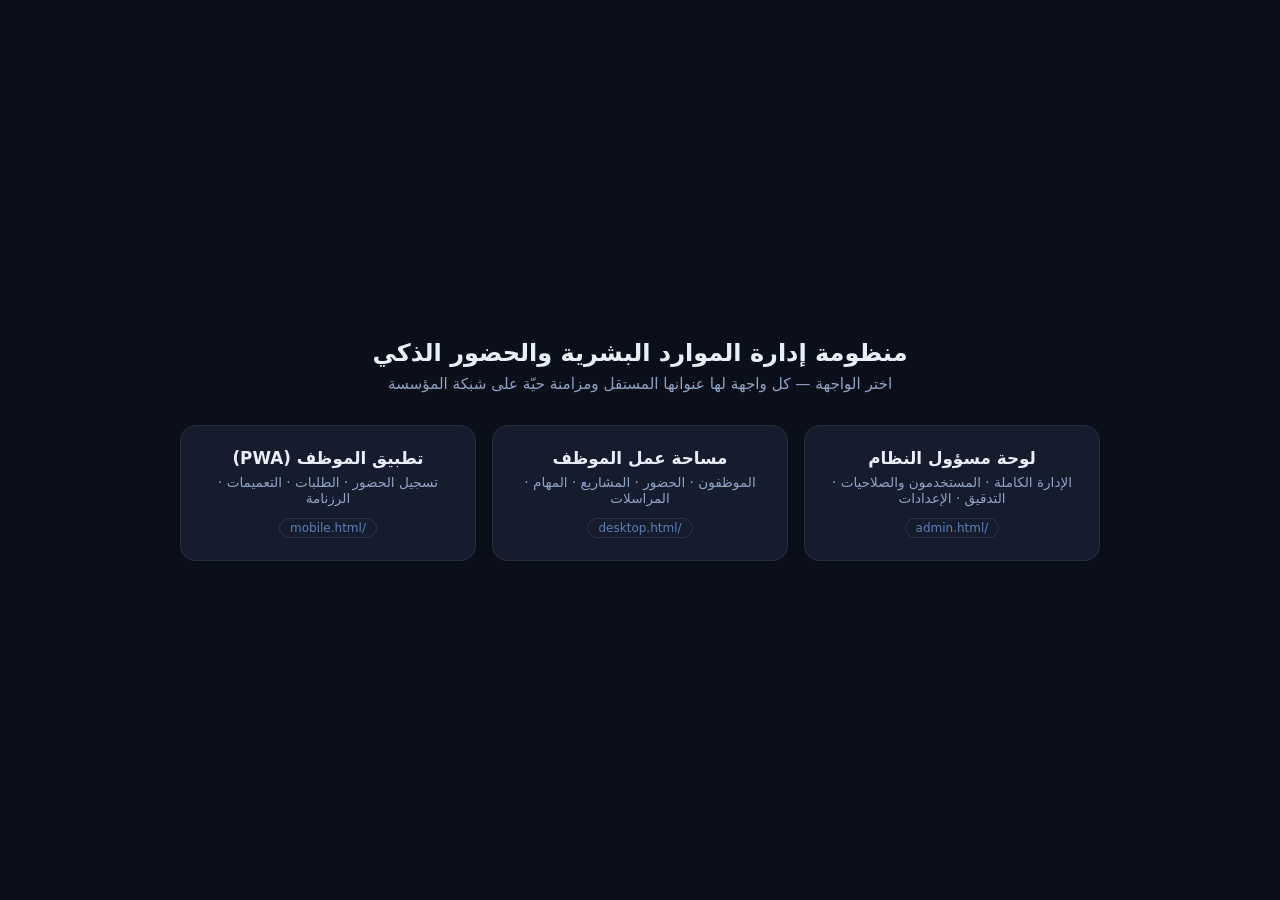
<file: index.html>
<!DOCTYPE html>
<html lang="ar" dir="rtl" data-theme="dark" data-motion="on">
  <head>
    <meta charset="UTF-8" />
    <link rel="icon" type="image/svg+xml" href="data:image/svg+xml,<svg xmlns='http://www.w3.org/2000/svg' viewBox='0 0 24 24' fill='none' stroke='%232F7BFF' stroke-width='2' stroke-linecap='round' stroke-linejoin='round'><rect width='18' height='18' x='3' y='4' rx='2' ry='2'/><line x1='16' x2='16' y1='2' y2='6'/><line x1='8' x2='8' y1='2' y2='6'/><line x1='3' x2='21' y1='10' y2='10'/><path d='m9 16 2 2 4-4'/></svg>" />
    <meta name="viewport" content="width=device-width, initial-scale=1.0, viewport-fit=cover" />
    <title>منظومة الموارد البشرية والحضور الذكي | HRMS</title>
    <meta name="theme-color" content="#0b0f19" />
    <style>
      *{box-sizing:border-box}
      body{margin:0;min-height:100vh;display:grid;place-items:center;
        font-family:'Bahij TheSansArabic','IBM Plex Sans Arabic',system-ui,sans-serif;
        background:#0b0f19;color:#e8eefc}
      .wrap{width:min(920px,92vw);text-align:center;padding:32px 0}
      h1{font-size:1.5rem;font-weight:600;margin:0 0 8px}
      p{color:#8fa2c4;margin:0 0 32px;font-size:.95rem}
      .grid{display:grid;gap:16px;grid-template-columns:repeat(auto-fit,minmax(220px,1fr))}
      a.card{display:block;text-decoration:none;color:inherit;background:#141c2e;
        border:1px solid rgba(255,255,255,.08);border-radius:16px;padding:22px;
        transition:transform .22s cubic-bezier(.16,1,.3,1),border-color .22s}
      a.card:hover{transform:translateY(-3px);border-color:#2F7BFF}
      .t{font-size:1.05rem;font-weight:600;margin-bottom:6px}
      .s{font-size:.85rem;color:#8fa2c4}
      .k{display:inline-block;margin-top:12px;font-size:.75rem;color:#5f7db3;
        border:1px solid rgba(255,255,255,.1);border-radius:999px;padding:2px 10px}
    </style>
  </head>
  <body>
    <div class="wrap">
      <h1>منظومة إدارة الموارد البشرية والحضور الذكي</h1>
      <p>اختر الواجهة — كل واجهة لها عنوانها المستقل ومزامنة حيّة على شبكة المؤسسة</p>
      <div class="grid">
        <a class="card" href="/admin.html"><div class="t">لوحة مسؤول النظام</div><div class="s">الإدارة الكاملة · المستخدمون والصلاحيات · التدقيق · الإعدادات</div><div class="k">/admin.html</div></a>
        <a class="card" href="/desktop.html"><div class="t">مساحة عمل الموظف</div><div class="s">الموظفون · الحضور · المشاريع · المهام · المراسلات</div><div class="k">/desktop.html</div></a>
        <a class="card" href="/mobile.html"><div class="t">تطبيق الموظف (PWA)</div><div class="s">تسجيل الحضور · الطلبات · التعميمات · الرزنامة</div><div class="k">/mobile.html</div></a>
      </div>
    </div>
    <script>
      (function () {
        try {
          var saved = localStorage.getItem('hr.app');
          if (saved && ['admin', 'desktop', 'mobile'].indexOf(saved) !== -1) {
            location.replace('/' + saved + '/');
          }
        } catch (e) {}
      })();
    </script>
  </body>
</html>
</file>
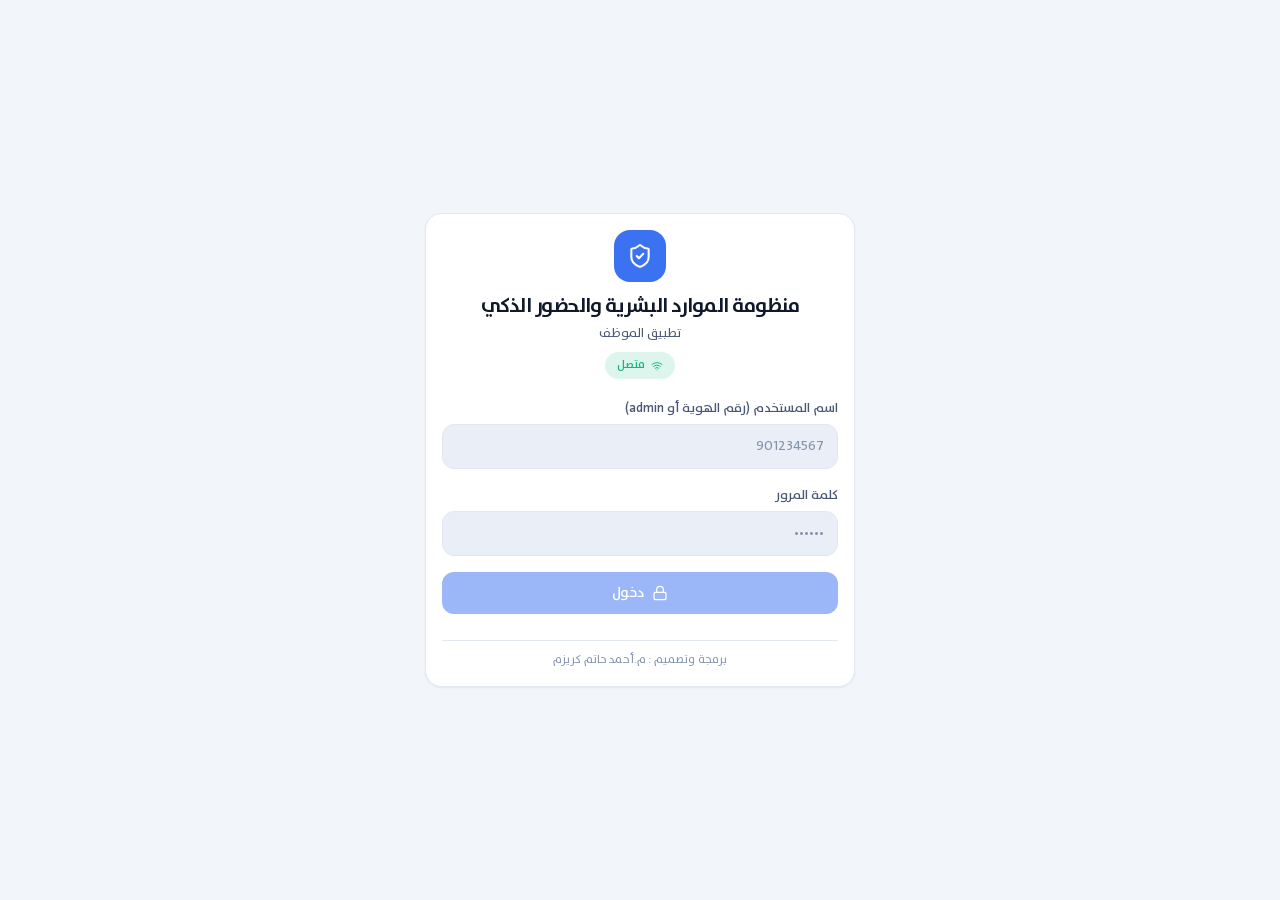
<file: admin.html>
<!DOCTYPE html>
<html lang="ar" dir="rtl" data-theme="dark" data-motion="on">
  <head>
    <meta charset="UTF-8" />
    <link rel="icon" type="image/svg+xml" href="data:image/svg+xml,<svg xmlns='http://www.w3.org/2000/svg' viewBox='0 0 24 24' fill='none' stroke='%232F7BFF' stroke-width='2' stroke-linecap='round' stroke-linejoin='round'><rect width='18' height='18' x='3' y='4' rx='2' ry='2'/><line x1='16' x2='16' y1='2' y2='6'/><line x1='8' x2='8' y1='2' y2='6'/><line x1='3' x2='21' y1='10' y2='10'/><path d='m9 16 2 2 4-4'/></svg>" />
    <meta name="viewport" content="width=device-width, initial-scale=1.0, viewport-fit=cover" />
    <title>لوحة مسؤول النظام | HRMS Admin</title>
    <meta name="theme-color" content="#0b0f19" />
    <meta name="color-scheme" content="dark light" />
    <script type="module" crossorigin src="/admin-BNzx508Q.js"></script>
    <link rel="modulepreload" crossorigin href="/AppRoot-DWWvJMjP.js">
    <link rel="stylesheet" crossorigin href="/AppRoot-BUHocISw.css">
  </head>
  <body>
    <div id="root"></div>
  </body>
</html>
</file>
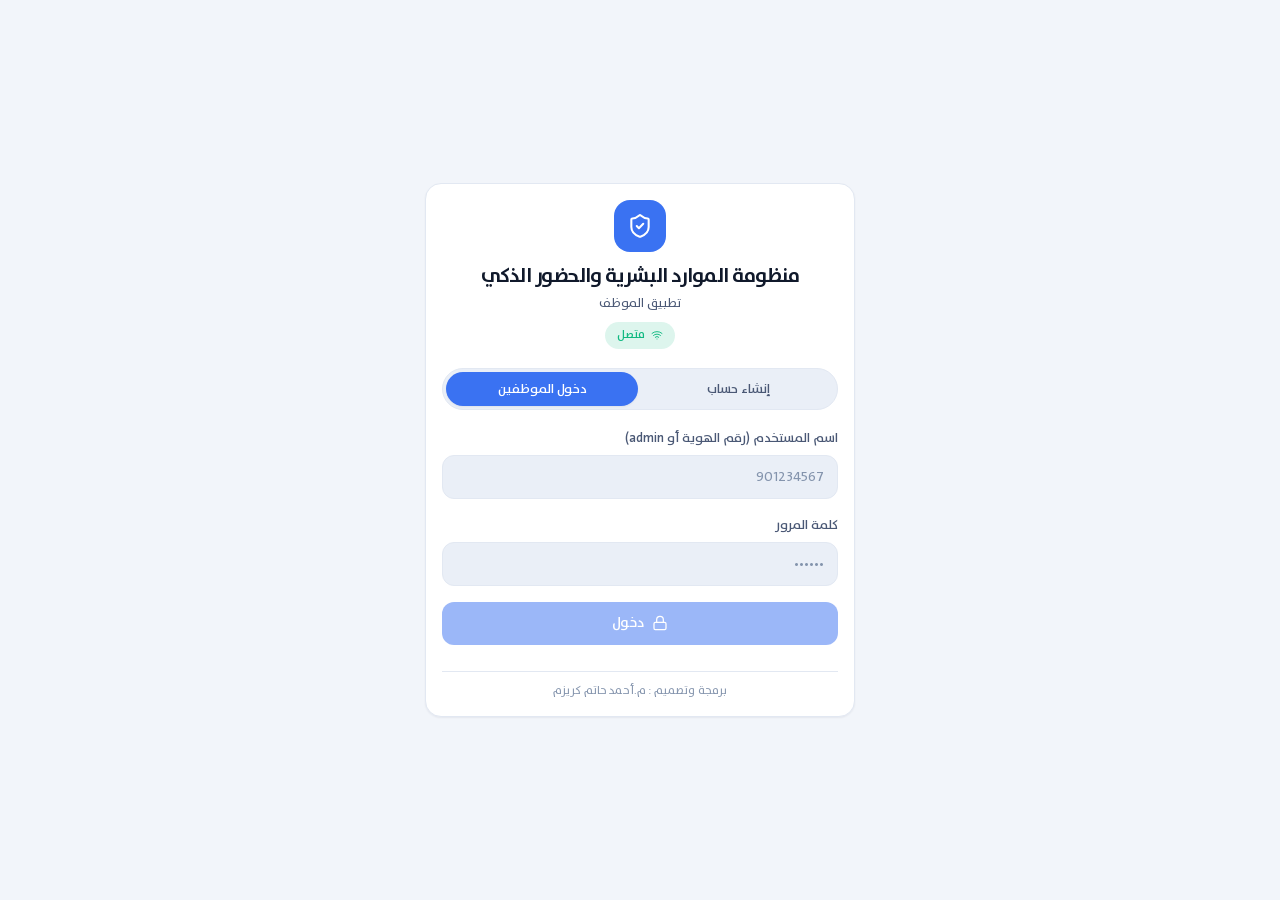
<file: desktop.html>
<!DOCTYPE html>
<html lang="ar" dir="rtl" data-theme="dark" data-motion="on">
  <head>
    <meta charset="UTF-8" />
    <link rel="icon" type="image/svg+xml" href="data:image/svg+xml,<svg xmlns='http://www.w3.org/2000/svg' viewBox='0 0 24 24' fill='none' stroke='%232F7BFF' stroke-width='2' stroke-linecap='round' stroke-linejoin='round'><rect width='18' height='18' x='3' y='4' rx='2' ry='2'/><line x1='16' x2='16' y1='2' y2='6'/><line x1='8' x2='8' y1='2' y2='6'/><line x1='3' x2='21' y1='10' y2='10'/><path d='m9 16 2 2 4-4'/></svg>" />
    <meta name="viewport" content="width=device-width, initial-scale=1.0, viewport-fit=cover" />
    <title>مساحة عمل الموظف | HRMS Desktop</title>
    <meta name="theme-color" content="#0b0f19" />
    <meta name="color-scheme" content="dark light" />
    <script type="module" crossorigin src="/desktop-B5ruRn1v.js"></script>
    <link rel="modulepreload" crossorigin href="/AppRoot-DWWvJMjP.js">
    <link rel="stylesheet" crossorigin href="/AppRoot-BUHocISw.css">
  </head>
  <body>
    <div id="root"></div>
  </body>
</html>
</file>
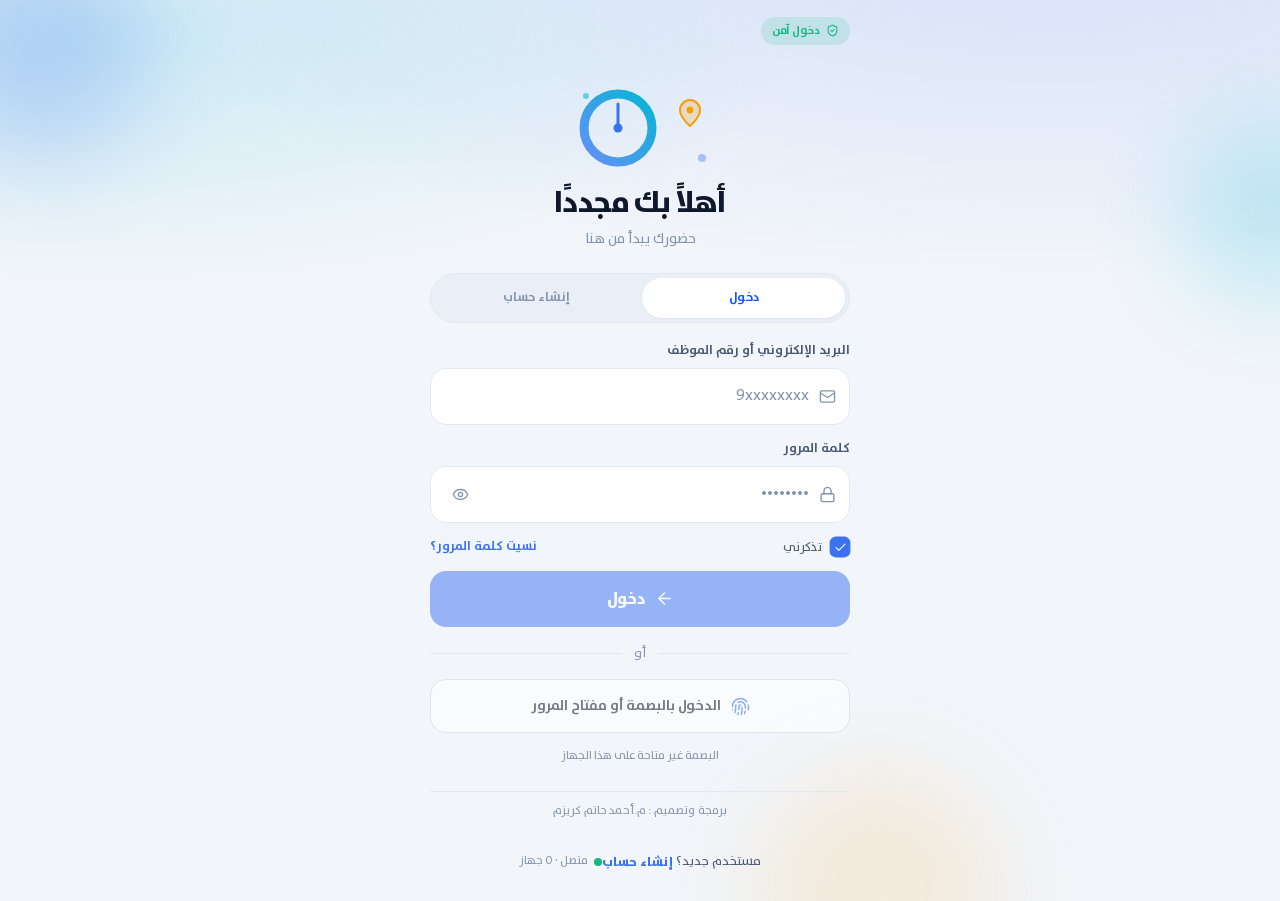
<file: mobile.html>
<!DOCTYPE html>
<html lang="ar" dir="rtl" data-theme="dark" data-motion="on">
  <head>
    <meta charset="UTF-8" />
    <link rel="icon" type="image/svg+xml" href="data:image/svg+xml,<svg xmlns='http://www.w3.org/2000/svg' viewBox='0 0 24 24' fill='none' stroke='%232F7BFF' stroke-width='2' stroke-linecap='round' stroke-linejoin='round'><rect width='18' height='18' x='3' y='4' rx='2' ry='2'/><line x1='16' x2='16' y1='2' y2='6'/><line x1='8' x2='8' y1='2' y2='6'/><line x1='3' x2='21' y1='10' y2='10'/><path d='m9 16 2 2 4-4'/></svg>" />
    <meta name="viewport" content="width=device-width, initial-scale=1.0, viewport-fit=cover, user-scalable=no" />
    <title>تطبيق الموظف | HRMS Mobile</title>
    <meta name="theme-color" content="#0b0f19" />
    <meta name="color-scheme" content="dark light" />
    <meta name="mobile-web-app-capable" content="yes" />
    <meta name="apple-mobile-web-app-capable" content="yes" />
    <meta name="apple-mobile-web-app-status-bar-style" content="black-translucent" />
    <meta name="apple-mobile-web-app-title" content="تطبيق الموظف" />
    <link rel="manifest" href="/manifest.webmanifest" />
    <script type="module" crossorigin src="/mobile-C96tb1Cm.js"></script>
    <link rel="modulepreload" crossorigin href="/AppRoot-DWWvJMjP.js">
    <link rel="stylesheet" crossorigin href="/AppRoot-BUHocISw.css">
  </head>
  <body>
    <div id="root"></div>
  </body>
</html>
</file>
<file: AppRoot-BUHocISw.css>
:root{--h: 222;--s: 88%;--l: 59%;--brand-50: hsl(var(--h) calc(var(--s) - 30%) 96%);--brand-100: hsl(var(--h) calc(var(--s) - 20%) 92%);--brand-200: hsl(var(--h) calc(var(--s) - 10%) 84%);--brand-300: hsl(var(--h) calc(var(--s) - 4%) 74%);--brand-400: hsl(var(--h) calc(var(--s) + 2%) 68%);--brand-500: hsl(var(--h) var(--s) var(--l));--brand-600: hsl(var(--h) var(--s) calc(var(--l) - 8%));--brand-700: hsl(var(--h) var(--s) calc(var(--l) - 17%));--brand-800: hsl(var(--h) var(--s) calc(var(--l) - 26%));--brand-900: hsl(var(--h) var(--s) calc(var(--l) - 34%));--brand: var(--brand-500);--brand-soft: hsl(var(--h) var(--s) var(--l) / .14);--success: #10b981;--success-soft: rgba(16, 185, 129, .14);--warning: #f59e0b;--warning-soft: rgba(245, 158, 11, .14);--danger: #ef4444;--danger-soft: rgba(239, 68, 68, .14);--info: #06b6d4;--info-soft: rgba(6, 182, 212, .14);--purple: #8b5cf6;--purple-soft: rgba(139, 92, 246, .14);--done: #2563eb;--done-soft: rgba(37, 99, 235, .12);--font-ar: "Bahij TheSansArabic", "IBM Plex Sans Arabic", system-ui, -apple-system, "Segoe UI", sans-serif;--font-en: "Plus Jakarta Sans", system-ui, -apple-system, "Segoe UI", sans-serif;--font-mono: ui-monospace, "Cascadia Code", "SF Mono", Menlo, monospace;--fs-xs: .72rem;--fs-sm: .8rem;--fs-md: .88rem;--fs-base: .95rem;--fs-lg: 1.05rem;--fs-xl: 1.25rem;--fs-2xl: 1.5rem;--fs-3xl: 1.9rem;--lh-tight: 1.25;--lh-base: 1.6;--track-xs: .012em;--track-sm: .006em;--track-base: 0em;--track-lg: -.006em;--track-xl: -.014em;--track-2xl: -.02em;--track-3xl: -.024em;--r-sm: 8px;--r-md: 12px;--r-lg: 16px;--r-xl: 22px;--r-2xl: 28px;--r-full: 9999px;--nav-w: 268px;--rail-w: 88px;--header-h: 68px;--content-max: 1440px;--gap-xs: 6px;--gap-sm: 10px;--gap-md: 16px;--gap-lg: 24px;--gap-xl: 32px;--t-instant: 90ms;--t-fast: .16s;--t-base: .22s;--t-slow: .34s;--t-page: .42s;--t-chart: 1.2s;--e-standard: cubic-bezier(.4, 0, .2, 1);--e-decel: cubic-bezier(0, 0, .2, 1);--e-accel: cubic-bezier(.4, 0, 1, 1);--e-spring: cubic-bezier(.34, 1.56, .64, 1);--ui-scale: 1;--density: 1;--z-nav: 40;--z-topbar: 45;--z-drawer: 60;--z-modal: 70;--z-toast: 90}[data-theme=light]{--bg-app: #f2f5fa;--bg-surface: #ffffff;--bg-raised: #ffffff;--bg-sunken: #eaeff7;--bg-hover: #f6f8fc;--bg-stripe: #fafbfe;--text-1: #10192b;--text-2: #4a5875;--text-3: #8494ad;--text-inverse: #ffffff;--border: #e2e8f2;--border-strong: #cfd9e8;--shadow-sm: 0 1px 2px rgba(16, 25, 43, .06);--shadow-md: 0 4px 18px -3px rgba(16, 25, 43, .1);--shadow-lg: 0 16px 40px -10px rgba(16, 25, 43, .2);--scrim: rgba(16, 25, 43, .45);color-scheme:light}[data-theme=dark]{--bg-app: #080c15;--bg-surface: #0f1729;--bg-raised: #141d33;--bg-sunken: #0a1120;--bg-hover: #1a2440;--bg-stripe: #0c1425;--text-1: #eef3fd;--text-2: #9db0d4;--text-3: #66799f;--text-inverse: #08101f;--border: rgba(255, 255, 255, .09);--border-strong: rgba(255, 255, 255, .18);--shadow-sm: 0 1px 2px rgba(0, 0, 0, .5);--shadow-md: 0 6px 24px -4px rgba(0, 0, 0, .55);--shadow-lg: 0 20px 50px -12px rgba(0, 0, 0, .7);--scrim: rgba(3, 6, 12, .7);--done: #60a5fa;--done-soft: rgba(96, 165, 250, .16);color-scheme:dark}[data-contrast=high]{--text-2: var(--text-1);--border: var(--border-strong)}[data-cvd="1"]{--success: #0072b2;--warning: #e69f00;--danger: #d55e00;--info: #56b4e9;--purple: #cc79a7}[data-motion=off]{--t-instant: 0ms;--t-fast: 0ms;--t-base: 0ms;--t-slow: 0ms;--t-page: 0ms}@media(prefers-reduced-motion:reduce){:root{--t-instant: 40ms;--t-fast: 60ms;--t-base: 80ms;--t-slow: 90ms;--t-page: .1s;--e-spring: cubic-bezier(0, 0, .2, 1)}*[class*=anim-],.parallax{animation:none!important}}@media(prefers-reduced-transparency:reduce){:root{--scrim: rgba(16, 25, 43, .72)}[data-theme=dark]{--scrim: rgba(3, 6, 12, .88)}}@media(prefers-contrast:more){:root{--border: var(--border-strong)}}.t-3xl,h1{letter-spacing:var(--track-3xl)}.t-2xl,h2{letter-spacing:var(--track-2xl)}.t-xl,h3{letter-spacing:var(--track-xl)}.t-lg,h4{letter-spacing:var(--track-lg)}.t-sm{letter-spacing:var(--track-sm)}.t-xs{letter-spacing:var(--track-xs)}@font-face{font-family:Bahij TheSansArabic;font-weight:200;font-style:normal;font-display:swap;src:url(/Bahij_TheSansArabic-ExtraLight.ttf) format("truetype")}@font-face{font-family:Bahij TheSansArabic;font-weight:300;font-style:normal;font-display:swap;src:url(/Bahij_TheSansArabic-Light.ttf) format("truetype")}@font-face{font-family:Bahij TheSansArabic;font-weight:350;font-style:normal;font-display:swap;src:url(/Bahij_TheSansArabic-SemiLight.ttf) format("truetype")}@font-face{font-family:Bahij TheSansArabic;font-weight:400;font-style:normal;font-display:swap;src:url(/Bahij_TheSansArabic-Plain.ttf) format("truetype")}@font-face{font-family:Bahij TheSansArabic;font-weight:600;font-style:normal;font-display:swap;src:url(/Bahij_TheSansArabic-SemiBold.ttf) format("truetype")}@font-face{font-family:Bahij TheSansArabic;font-weight:700;font-style:normal;font-display:swap;src:url(/Bahij_TheSansArabic-Bold.ttf) format("truetype")}@font-face{font-family:Bahij TheSansArabic;font-weight:800;font-style:normal;font-display:swap;src:url(/Bahij_TheSansArabic-ExtraBold.ttf) format("truetype")}@font-face{font-family:Bahij TheSansArabic;font-weight:900;font-style:normal;font-display:swap;src:url(/Bahij_TheSansArabic-Black.ttf) format("truetype")}*,*:before,*:after{box-sizing:border-box}*{margin:0;padding:0}html{-webkit-text-size-adjust:100%}body{font-family:var(--font-ar);font-size:var(--fs-base);line-height:var(--lh-base);background:var(--bg-app);color:var(--text-1);min-height:100vh;overflow-x:hidden;-webkit-font-smoothing:antialiased;text-rendering:optimizeLegibility;transition:background-color var(--t-base) var(--e-standard),color var(--t-base) var(--e-standard)}img,svg,video,canvas{display:block;max-width:100%}button,input,select,textarea{font:inherit;color:inherit}button{background:none;border:none;cursor:pointer}a{color:inherit;text-decoration:none}ul,ol{list-style:none}table{border-collapse:collapse;width:100%}[hidden]{display:none!important}:focus-visible{outline:2px solid var(--brand-400);outline-offset:2px;border-radius:var(--r-sm)}::-webkit-scrollbar{width:8px;height:8px}::-webkit-scrollbar-track{background:transparent}::-webkit-scrollbar-thumb{background:var(--border-strong);border-radius:var(--r-full)}::-webkit-scrollbar-thumb:hover{background:var(--brand-400)}*{scrollbar-width:thin;scrollbar-color:var(--border-strong) transparent}h1,h2,h3,h4{line-height:var(--lh-tight);font-weight:700}h1{font-size:var(--fs-2xl)}h2{font-size:var(--fs-xl)}h3{font-size:var(--fs-lg)}h4{font-size:var(--fs-base)}small,.text-sm{font-size:var(--fs-sm)}.text-xs{font-size:var(--fs-xs)}.text-muted{color:var(--text-2)}.text-faint{color:var(--text-3)}.text-brand{color:var(--brand-400)}.num,.tabular{font-variant-numeric:tabular-nums}.mono{font-family:var(--font-mono)}.ellipsis{overflow:hidden;text-overflow:ellipsis;white-space:nowrap}.bidi-isolate{unicode-bidi:isolate}.sr-only{position:absolute;width:1px;height:1px;padding:0;margin:-1px;overflow:hidden;clip:rect(0 0 0 0);white-space:nowrap;border:0}.stack{display:flex;flex-direction:column}.row{display:flex;align-items:center}.row-between{display:flex;align-items:center;justify-content:space-between}.wrap{flex-wrap:wrap}.grow{flex:1;min-width:0}.center{display:grid;place-items:center}.gap-xs{gap:var(--gap-xs)}.gap-sm{gap:var(--gap-sm)}.gap-md{gap:var(--gap-md)}.gap-lg{gap:var(--gap-lg)}.gap-xl{gap:var(--gap-xl)}.grid{display:grid;gap:var(--gap-md)}.grid-2{grid-template-columns:repeat(auto-fit,minmax(280px,1fr))}.grid-3{grid-template-columns:repeat(auto-fit,minmax(220px,1fr))}.grid-4{grid-template-columns:repeat(auto-fit,minmax(180px,1fr))}.grid-main-side{display:grid;gap:var(--gap-md);grid-template-columns:minmax(0,1.4fr) minmax(0,1fr)}@media(max-width:980px){.grid-main-side{grid-template-columns:1fr}}@media(max-width:420px){.grid-4,.grid-3,.grid-2{grid-template-columns:repeat(auto-fit,minmax(128px,1fr))}}.page{max-width:var(--content-max);margin-inline:auto;width:100%}.page-head{display:flex;align-items:flex-start;justify-content:space-between;gap:var(--gap-md);flex-wrap:wrap;margin-bottom:var(--gap-lg)}.page-title{font-size:var(--fs-2xl);font-weight:700}.page-sub{color:var(--text-2);font-size:var(--fs-md);margin-top:4px}.divider{height:1px;background:var(--border);border:0}.scrim{position:fixed;top:0;right:0;bottom:0;left:0;background:var(--scrim);z-index:var(--z-drawer)}.scroll-y{overflow-y:auto;overscroll-behavior:contain}[dir=rtl] .flip-icon{transform:scaleX(-1)}.svg-ltr{direction:ltr}@keyframes fadeIn{0%{opacity:0}to{opacity:1}}@keyframes fadeSlideUp{0%{opacity:0;transform:translateY(12px)}to{opacity:1;transform:translateY(0)}}@keyframes fadeSlideDown{0%{opacity:0;transform:translateY(-12px)}to{opacity:1;transform:translateY(0)}}@keyframes fadeSlideStart{0%{opacity:0;transform:translate(16px)}to{opacity:1;transform:translate(0)}}@keyframes scaleIn{0%{opacity:0;transform:scale(.96);filter:blur(6px)}to{opacity:1;transform:scale(1);filter:blur(0)}}@keyframes popIn{0%{transform:scale(.8)}60%{transform:scale(1.06)}to{transform:scale(1)}}@keyframes shake{0%,to{transform:translate(0)}25%{transform:translate(-6px)}75%{transform:translate(6px)}}@keyframes pulseSoft{0%,to{box-shadow:0 0 color-mix(in srgb,var(--brand-500) 45%,transparent)}70%{box-shadow:0 0 0 18px transparent}}@keyframes shimmer{0%{background-position:-100% 0}to{background-position:100% 0}}@keyframes float{0%,to{transform:translateY(0) rotate(0)}50%{transform:translateY(-8px) rotate(2deg)}}@keyframes blobMove{0%,to{transform:translate(0) scale(1)}33%{transform:translate(14px,-10px) scale(1.05)}66%{transform:translate(-12px,8px) scale(.97)}}@keyframes ripple{0%{transform:scale(0);opacity:.45}to{transform:scale(2.4);opacity:0}}@keyframes scanLine{0%{transform:translateY(-60px)}to{transform:translateY(60px)}}@keyframes breathe{0%,to{opacity:1;transform:scale(1)}50%{opacity:.55;transform:scale(1.25)}}@keyframes drawLine{0%{stroke-dashoffset:1200}to{stroke-dashoffset:0}}@keyframes spinSlow{to{transform:rotate(360deg)}}@keyframes rowFlash{0%{background:var(--success-soft)}to{background:transparent}}@keyframes confettiFly{0%{transform:translate(0) rotate(0);opacity:1}to{transform:translate(var(--dx),calc(var(--dy) + 200px)) rotate(var(--rot));opacity:0}}@keyframes rippleOut{0%{transform:scale(.6);opacity:.7}to{transform:scale(2.6);opacity:0}}@keyframes slideInEnd{0%{transform:translate(110%)}to{transform:translate(0)}}@keyframes dash{to{stroke-dashoffset:0}}@keyframes ticker{0%{transform:translateY(0)}to{transform:translateY(-50%)}}@keyframes navIn{0%{opacity:0;transform:translate(var(--nx, 8px)) scale(.96)}to{opacity:1;transform:none}}@keyframes navSlideIn{0%{transform:translate(var(--nx, 8px))}to{transform:none}}@keyframes pageIn{0%{opacity:0;transform:translateY(16px) scale(.985)}60%{opacity:1}to{opacity:1;transform:none}}@keyframes riseIn{0%{opacity:0;transform:translateY(18px) scale(.98)}to{opacity:1;transform:none}}@keyframes rowIn{0%{opacity:0;transform:translateY(8px)}to{opacity:1;transform:none}}@keyframes growUp{0%{height:0!important;opacity:.4}}@keyframes winOpen{0%{opacity:0;transform:scale(.94) translateY(14px)}to{opacity:1;transform:none}}@keyframes winClose{to{opacity:0;transform:scale(.95) translateY(10px)}}@keyframes scan{0%{transform:translate(-100%)}to{transform:translate(100%)}}@keyframes pbPop{0%{transform:scale(.96);box-shadow:0 0 0 3px var(--purple-soft)}55%{transform:scale(1.02)}to{transform:none;box-shadow:var(--shadow-sm)}}@keyframes pbChip{0%{opacity:0;transform:scale(.8)}to{opacity:1;transform:none}}@keyframes pbGhost{0%{opacity:0;transform:scale(.86)}to{opacity:1;transform:scale(1)}}@keyframes qrSpin{to{transform:rotate(360deg)}}@keyframes qrPop{0%{transform:scale(.15) rotate(-30deg);opacity:0}60%{transform:scale(1.2) rotate(7deg);opacity:1}to{transform:scale(1) rotate(0);opacity:1}}@keyframes digitPop{0%{opacity:0;transform:translateY(10px) scale(.82)}to{opacity:1;transform:none}}@keyframes okPulse{0%{box-shadow:0 0 color-mix(in srgb,var(--success) 55%,transparent)}to{box-shadow:0 0 0 22px transparent}}@keyframes stepIn{to{opacity:1;transform:none}}@keyframes pulseDot{0%,to{box-shadow:0 0 0 4px var(--brand-soft)}50%{box-shadow:0 0 0 8px transparent}}@keyframes binAccept{0%{transform:scale(1)}35%{transform:scale(.85)}70%{transform:scale(1.09)}to{transform:scale(1)}}@keyframes binSettle{0%{transform:scale(.86)}55%{transform:scale(1.12)}to{transform:scale(1)}}@keyframes linkOut{to{opacity:0;stroke-width:6}}@keyframes midPulse{0%,to{r:4}50%{r:7}}@keyframes nodePulse{0%{box-shadow:0 0 color-mix(in srgb,var(--brand-500) 55%,transparent)}60%{box-shadow:0 0 0 12px transparent}to{box-shadow:var(--shadow-sm)}}@keyframes orbPulse{0%,to{box-shadow:0 10px 26px -10px var(--brand-soft),0 0 0 0 var(--brand-soft)}50%{box-shadow:0 10px 26px -10px var(--brand-soft),0 0 0 14px transparent}}@keyframes ucardIn{0%{opacity:0;transform:translateY(10px) scale(.98)}to{opacity:1;transform:none}}@keyframes calCardIn{0%{opacity:0;transform:translateY(6px)}to{opacity:1;transform:none}}@keyframes kbFlash{0%{box-shadow:0 0 0 0 var(--success)}40%{box-shadow:0 0 0 6px var(--success-soft)}to{box-shadow:0 0 0 0 transparent}}@keyframes dotPulse{0%{transform:scale(1)}32%{transform:scale(1.45)}to{transform:scale(1)}}@keyframes dotRing{0%{opacity:.85;box-shadow:0 0 color-mix(in srgb,var(--danger) 55%,transparent)}70%{opacity:.28;box-shadow:0 0 0 9px color-mix(in srgb,var(--danger) 16%,transparent)}to{opacity:0;box-shadow:0 0 0 13px transparent}}@keyframes blobPop{0%{opacity:0;transform:scale(.5) rotate(-16deg)}to{opacity:1;transform:none}}@keyframes viewFwd{0%{opacity:0;transform:translate(26px)}to{opacity:1;transform:none}}@keyframes viewBack{0%{opacity:0;transform:translate(-26px)}to{opacity:1;transform:none}}@keyframes viewFwdRtl{0%{opacity:0;transform:translate(-26px)}to{opacity:1;transform:none}}@keyframes viewBackRtl{0%{opacity:0;transform:translate(26px)}to{opacity:1;transform:none}}@keyframes blkIn{0%{opacity:0;transform:translateY(12px)}to{opacity:1;transform:none}}@keyframes readyPop{0%{transform:scale(.9);opacity:.4}60%{transform:scale(1.04)}to{transform:none;opacity:1}}@keyframes shakeX{0%,to{transform:translate(0)}15%{transform:translate(-9px)}30%{transform:translate(8px)}45%{transform:translate(-6px)}60%{transform:translate(5px)}80%{transform:translate(-2px)}}@keyframes flashBad{0%{box-shadow:inset 0 0 0 0 transparent}35%{box-shadow:inset 0 0 0 999px color-mix(in srgb,var(--danger) 13%,transparent)}to{box-shadow:inset 0 0 0 0 transparent}}@keyframes flashOk{0%{box-shadow:inset 0 0 0 0 transparent}35%{box-shadow:inset 0 0 0 999px color-mix(in srgb,var(--success) 15%,transparent)}to{box-shadow:inset 0 0 0 0 transparent}}@keyframes fadeOut{0%{opacity:1}to{opacity:0;transform:scale(1.03)}}@keyframes okPop{0%{transform:scale(.3);opacity:0}55%{transform:scale(1.12)}to{transform:scale(1);opacity:1}}@keyframes okDraw{0%{opacity:0;transform:scale(.5) rotate(-25deg)}to{opacity:1;transform:none}}@keyframes ringOut{0%{transform:scale(1);opacity:.6}to{transform:scale(2.6);opacity:0}}@keyframes spin{to{transform:rotate(360deg)}}@keyframes pingDot{0%{transform:scale(1);opacity:1}70%{transform:scale(2.4);opacity:0}to{transform:scale(2.4);opacity:0}}@keyframes dsFwd{0%{transform:translateY(0) scale(.92)}60%{transform:translateY(-6px) scale(1.06)}to{transform:translateY(-3px) scale(1)}}@keyframes dsBack{0%{transform:translateY(0) scale(.92)}60%{transform:translateY(-6px) scale(1.06)}to{transform:translateY(-3px) scale(1)}}@keyframes rippleSoft{0%{transform:scale(.82);opacity:.5}70%{transform:scale(1.24);opacity:0}to{transform:scale(1.24);opacity:0}}@keyframes calPop{0%{opacity:0;transform:translateY(12px) scale(.9)}to{opacity:1;transform:none}}@keyframes calInNext{0%{opacity:0;transform:translate(34px)}to{opacity:1;transform:none}}@keyframes calInPrev{0%{opacity:0;transform:translate(-34px)}to{opacity:1;transform:none}}@keyframes fabBreath{0%,to{transform:scale(1);opacity:.3}50%{transform:scale(1.16);opacity:.14}}@keyframes fabGlow{0%{transform:scale(1);opacity:.75}70%{transform:scale(1.85);opacity:0}to{transform:scale(1.85);opacity:0}}@keyframes gateIn{0%{opacity:0;transform:translateY(10px)}to{opacity:1;transform:none}}@keyframes slideUpSheet{0%{transform:translateY(100%)}to{transform:translateY(0)}}@keyframes laserScan{0%{top:10%;opacity:.8}50%{top:85%;opacity:1}to{top:10%;opacity:.8}}.anim-in{animation:fadeSlideUp var(--t-slow) var(--e-decel) both}.anim-fade{animation:fadeIn var(--t-base) var(--e-standard) both}.anim-scale{animation:scaleIn var(--t-base) var(--e-spring) both}.anim-pop{animation:popIn .32s var(--e-spring) both}.anim-shake{animation:shake .32s var(--e-standard) both}.anim-page{animation:pageIn var(--t-page) var(--e-decel) both}.anim-rise{animation:riseIn var(--t-slow) var(--e-decel) both}.anim-row{animation:rowIn var(--t-fast) var(--e-standard) both}.anim-nav{animation:navIn var(--t-page) var(--e-decel) both}.anim-gate{animation:gateIn var(--t-page) var(--e-decel) both}.anim-view-fwd{animation:viewFwd var(--t-page) var(--e-decel) both}.anim-view-back{animation:viewBack var(--t-page) var(--e-decel) both}[dir=rtl] .anim-view-fwd{animation-name:viewFwdRtl}[dir=rtl] .anim-view-back{animation-name:viewBackRtl}.anim-float{animation:float 8s ease-in-out infinite}.anim-blob{animation:blobMove 12s ease-in-out infinite}.anim-breathe{animation:breathe 2s ease-in-out infinite}.anim-pulse{animation:pulseSoft 3s var(--e-standard) infinite}.anim-ticker{animation:ticker 18s linear infinite}.spin{animation:spinSlow .9s linear infinite}.spin-fast{animation:spin .7s linear infinite}.anim-win-open{animation:winOpen var(--t-slow) var(--e-spring) both}.anim-win-close{animation:winClose var(--t-base) var(--e-accel) both}.anim-card-in{animation:calCardIn .34s var(--e-spring) both}.anim-chip{animation:pbChip .34s var(--e-spring) both}.anim-ghost{animation:pbGhost .2s var(--e-spring) both}.anim-qr-pop{animation:qrPop var(--t-slow) var(--e-spring) both}.anim-digit{animation:digitPop var(--t-base) var(--e-decel) both}.anim-ok{animation:okPop var(--t-slow) var(--e-spring) both}.anim-ok-draw{animation:okDraw var(--t-slow) var(--e-spring) both}.anim-flash-bad{animation:flashBad .9s var(--e-standard) both}.anim-flash-ok{animation:flashOk .9s var(--e-standard) both}.anim-ready{animation:readyPop .3s var(--e-spring) both}.anim-blob-pop{animation:blobPop .34s var(--e-spring) both}.anim-cal-in{animation:calPop .34s var(--e-spring) both}.anim-sheet{animation:slideUpSheet var(--t-slow) var(--e-decel) both}.anim-fade-out{animation:fadeOut var(--t-base) var(--e-accel) both}.pulse-dot{animation:pulseDot 2.4s ease-in-out infinite}.dot-pulse{animation:dotPulse 1.6s var(--e-standard) infinite}.ping-dot{animation:pingDot 1.8s var(--e-decel) infinite}.fab-breath{animation:fabBreath 3.2s var(--e-standard) infinite}.fab-glow{animation:fabGlow 2.2s var(--e-decel) infinite}.orb-pulse{animation:orbPulse 2.6s var(--e-standard) infinite}.node-pulse{animation:nodePulse 2.4s var(--e-standard) infinite}.anim-scan{animation:scan 1.6s linear infinite}.anim-shimmer{animation:shimmer 1.4s linear infinite}.stagger>*{animation:fadeSlideUp var(--t-slow) var(--e-decel) both}.stagger>*:nth-child(1){animation-delay:0ms}.stagger>*:nth-child(2){animation-delay:60ms}.stagger>*:nth-child(3){animation-delay:.12s}.stagger>*:nth-child(4){animation-delay:.18s}.stagger>*:nth-child(5){animation-delay:.24s}.stagger>*:nth-child(6){animation-delay:.3s}.stagger>*:nth-child(7){animation-delay:.36s}.stagger>*:nth-child(8){animation-delay:.42s}.stagger>*:nth-child(9){animation-delay:.48s}.stagger>*:nth-child(10){animation-delay:.54s}.stagger-nav>*{animation:navSlideIn .42s var(--e-spring) both;animation-delay:calc(var(--i, 0) * 34ms)}.stagger-page>*{animation:riseIn .5s var(--e-spring) both;animation-delay:calc(var(--ci, 0) * 42ms)}.stagger-rows>*{animation:rowIn .38s var(--e-spring) both;animation-delay:calc(var(--ri, 0) * 24ms)}[data-reveal]{opacity:0;transform:translateY(14px);transition:opacity var(--t-slow) var(--e-decel),transform var(--t-slow) var(--e-decel)}[data-reveal].is-in{opacity:1;transform:none}.skeleton{background:linear-gradient(90deg,var(--bg-hover) 25%,var(--bg-sunken) 37%,var(--bg-hover) 63%);background-size:400% 100%;animation:shimmer 1.4s linear infinite;border-radius:var(--r-sm);min-height:14px}.ripple-host{position:relative;overflow:hidden}.ripple-ink{position:absolute;width:16px;height:16px;margin:-8px 0 0 -8px;border-radius:50%;background:currentColor;opacity:.35;transform:scale(0);animation:ripple .55s var(--e-standard) forwards;pointer-events:none}.live-dot{width:8px;height:8px;border-radius:50%;background:var(--success);animation:dotPulse 2s ease-in-out infinite}.row-flash{animation:rowFlash 1.6s var(--e-standard) both}.kb-flash{animation:kbFlash .9s var(--e-standard) both}.bin-accept{animation:binAccept .5s var(--e-spring) both}.bin-settle{animation:binSettle .4s var(--e-spring) both}.svg-draw{stroke-dasharray:1200;animation:drawLine 1.4s var(--e-decel) both}.svg-dash{stroke-dasharray:6 8;animation:dash 1.2s linear both}.svg-link-out{animation:linkOut var(--t-slow) var(--e-accel) both}.svg-mid{animation:midPulse 1.8s var(--e-standard) infinite}.confetti-piece{position:absolute;width:7px;height:11px;border-radius:2px;animation:confettiFly var(--dur, 1.5s) var(--e-accel) forwards;will-change:transform,opacity}.cal-in-next{animation:calInNext .34s var(--e-spring) both}.cal-in-prev{animation:calInPrev .34s var(--e-spring) both}.grow-up{animation:growUp var(--t-slow) var(--e-decel) both;overflow:hidden}@media(prefers-reduced-motion:reduce){*,*:before,*:after{animation-duration:.001ms!important;animation-iteration-count:1!important;transition-duration:.001ms!important}[data-reveal]{opacity:1;transform:none}}[data-motion=off] *,[data-motion=off] *:before,[data-motion=off] *:after{animation-duration:.001ms!important;animation-iteration-count:1!important;transition-duration:.001ms!important}[data-motion=off] [data-reveal]{opacity:1;transform:none}.card{background:var(--bg-surface);border:1px solid var(--border);border-radius:var(--r-lg);box-shadow:var(--shadow-sm);transition:border-color var(--t-fast) var(--e-standard),box-shadow var(--t-fast) var(--e-standard),transform var(--t-fast) var(--e-standard)}.card-pad{padding:var(--gap-md)}.card-hover:hover{border-color:var(--border-strong);box-shadow:var(--shadow-md);transform:translateY(-2px)}.card-head{display:flex;align-items:center;justify-content:space-between;gap:var(--gap-sm);padding:var(--gap-md);border-bottom:1px solid var(--border);flex-wrap:wrap}.card-head>*{min-width:0}.card-head .btn,.card-head .pill,.card-head .icon-btn{flex:none}.card-title{font-size:var(--fs-lg);font-weight:600;min-width:0}.card-body{padding:var(--gap-md)}.panel{background:var(--bg-raised);border:1px solid var(--border);border-radius:var(--r-lg);padding:var(--gap-md)}.btn{display:inline-flex;align-items:center;justify-content:center;gap:8px;padding:9px 16px;border-radius:var(--r-md);border:1px solid transparent;font-size:var(--fs-md);font-weight:600;font-family:var(--font-ar);white-space:nowrap;-webkit-user-select:none;user-select:none;transition:background-color var(--t-fast) var(--e-standard),border-color var(--t-fast) var(--e-standard),color var(--t-fast) var(--e-standard),transform var(--t-instant) var(--e-standard)}.btn:active{transform:scale(.97)}.btn:disabled{opacity:.5;cursor:not-allowed;transform:none}.btn-primary{background:var(--brand-500);color:#fff}.btn-primary:hover:not(:disabled){background:var(--brand-600)}.btn-ghost{background:var(--bg-surface);border-color:var(--border);color:var(--text-1)}.btn-ghost:hover:not(:disabled){border-color:var(--brand-400);color:var(--brand-400)}.btn-soft{background:var(--brand-soft);color:var(--brand-400)}.btn-soft:hover:not(:disabled){background:hsl(var(--h) var(--s) var(--l) / .22)}.btn-danger{background:var(--danger);color:#fff}.btn-danger:hover:not(:disabled){filter:brightness(.92)}.btn-quiet{background:transparent;color:var(--text-2)}.btn-quiet:hover:not(:disabled){background:var(--bg-hover);color:var(--text-1)}.btn-sm{padding:6px 11px;font-size:var(--fs-sm);border-radius:var(--r-sm)}.btn-lg{padding:12px 22px;font-size:var(--fs-base)}.btn-icon{padding:8px;width:36px;height:36px;border-radius:var(--r-md)}.btn-block{width:100%}.btn-pill{border-radius:var(--r-full)}.pill{display:inline-flex;align-items:center;gap:6px;padding:3px 11px;border-radius:var(--r-full);font-size:var(--fs-xs);font-weight:600;line-height:1.7;background:var(--bg-sunken);color:var(--text-2);border:1px solid transparent}.pill-brand{background:var(--brand-soft);color:var(--brand-400)}.pill-success{background:var(--success-soft);color:var(--success)}.pill-warning{background:var(--warning-soft);color:var(--warning)}.pill-danger{background:var(--danger-soft);color:var(--danger)}.pill-info{background:var(--info-soft);color:var(--info)}.pill-purple{background:var(--purple-soft);color:var(--purple)}.pill-outline{background:transparent;border-color:var(--border);color:var(--text-2)}.filter-pill{display:inline-flex;align-items:center;gap:6px;padding:7px 14px;border-radius:var(--r-full);border:1px solid var(--border);background:var(--bg-surface);color:var(--text-2);font-size:var(--fs-sm);font-weight:500;transition:all var(--t-fast) var(--e-standard)}.filter-pill:hover{border-color:var(--brand-400);color:var(--text-1)}.filter-pill.is-active{background:var(--brand-500);border-color:var(--brand-500);color:#fff}.field{display:flex;flex-direction:column;gap:6px}.field-label{font-size:var(--fs-sm);font-weight:600;color:var(--text-2)}.field-hint{font-size:var(--fs-xs);color:var(--text-3)}.field-error{font-size:var(--fs-xs);color:var(--danger)}.input,.select,.textarea{width:100%;padding:10px 13px;background:var(--bg-sunken);color:var(--text-1);border:1px solid var(--border);border-radius:var(--r-md);font-size:var(--fs-md);font-family:var(--font-ar);transition:border-color var(--t-fast) var(--e-standard),background-color var(--t-fast) var(--e-standard)}.input::placeholder,.textarea::placeholder{color:var(--text-3)}.input:focus,.select:focus,.textarea:focus{outline:none;border-color:var(--brand-500);background:var(--bg-surface)}.input[aria-invalid=true]{border-color:var(--danger)}.textarea{min-height:96px;resize:vertical;line-height:1.6}.select{-webkit-appearance:none;-moz-appearance:none;appearance:none;cursor:pointer}.input-group{display:flex;align-items:center;gap:8px;padding:0 13px;background:var(--bg-sunken);border:1px solid var(--border);border-radius:var(--r-md)}.input-group:focus-within{border-color:var(--brand-500);background:var(--bg-surface)}.input-group .input{background:transparent;border:none;padding-inline:0}.input-group .input:focus{background:transparent}.switch{position:relative;display:inline-flex;width:44px;height:25px;flex:none}.switch input{position:absolute;opacity:0;width:100%;height:100%;margin:0;cursor:pointer;z-index:1}.switch-track{position:absolute;top:0;right:0;bottom:0;left:0;border-radius:var(--r-full);background:var(--border-strong);transition:background-color var(--t-base) var(--e-standard)}.switch-track:after{content:"";position:absolute;inset-inline-start:3px;top:3px;width:19px;height:19px;border-radius:50%;background:#fff;box-shadow:var(--shadow-sm);transition:transform var(--t-base) var(--e-spring)}.switch input:checked+.switch-track{background:var(--brand-500)}.switch input:checked+.switch-track:after{transform:translate(-19px)}[dir=ltr] .switch input:checked+.switch-track:after{transform:translate(19px)}.check{display:inline-flex;align-items:center;gap:9px;cursor:pointer;font-size:var(--fs-md)}.check input{-webkit-appearance:none;-moz-appearance:none;appearance:none;width:18px;height:18px;border-radius:5px;border:1.5px solid var(--border-strong);background:var(--bg-sunken);flex:none;position:relative;cursor:pointer}.check input:checked{background:var(--brand-500);border-color:var(--brand-500)}.check input:checked:after{content:"";position:absolute;inset-inline-start:5px;top:1.5px;width:5px;height:9px;border:solid #fff;border-width:0 2px 2px 0;transform:rotate(45deg)}.table-wrap{overflow-x:auto;border-radius:var(--r-lg);border:1px solid var(--border);background:var(--bg-surface)}.table{width:100%;font-size:var(--fs-md);text-align:start}.table th{padding:12px 14px;text-align:start;white-space:nowrap;background:var(--bg-sunken);color:var(--text-2);font-size:var(--fs-sm);font-weight:600;border-bottom:1px solid var(--border)}.table td{padding:12px 14px;border-bottom:1px solid var(--border);color:var(--text-1);vertical-align:middle}.table tbody tr{transition:background-color var(--t-fast) var(--e-standard)}.table tbody tr:hover{background:var(--bg-hover)}.table tbody tr:last-child td{border-bottom:none}.table .num{font-variant-numeric:tabular-nums}.table-compact th,.table-compact td{padding:8px 11px}.avatar{width:34px;height:34px;border-radius:50%;background:var(--bg-sunken);color:var(--text-2);display:grid;place-items:center;font-size:var(--fs-sm);font-weight:600;flex:none;overflow:hidden}.avatar img{width:100%;height:100%;object-fit:cover}.avatar-sm{width:26px;height:26px;font-size:var(--fs-xs)}.avatar-lg{width:48px;height:48px;font-size:var(--fs-lg)}.avatar-stack{display:flex;flex-direction:row-reverse}.avatar-stack .avatar{margin-inline-start:-8px;border:2px solid var(--bg-surface)}.avatar-stack .avatar:first-child{margin-inline-start:0}.modal-scrim{position:fixed;top:0;right:0;bottom:0;left:0;background:var(--scrim);-webkit-backdrop-filter:blur(4px);backdrop-filter:blur(4px);z-index:var(--z-modal);display:grid;place-items:center;padding:20px;animation:fadeIn var(--t-fast) var(--e-standard) both}.modal{background:var(--bg-raised);border:1px solid var(--border);border-radius:var(--r-xl);box-shadow:var(--shadow-lg);width:min(620px,100%);max-height:min(88vh,88dvh);display:flex;flex-direction:column;overflow:hidden;animation:popIn var(--t-slow) var(--e-spring) both}.modal-head{display:flex;align-items:center;justify-content:space-between;gap:var(--gap-sm);padding:18px 20px;border-bottom:1px solid var(--border)}.modal-title{font-size:var(--fs-lg);font-weight:700}.modal-body{padding:20px;overflow-y:auto}.modal-foot{display:flex;align-items:center;justify-content:flex-end;gap:10px;padding:14px 20px calc(14px + env(safe-area-inset-bottom));border-top:1px solid var(--border);background:var(--bg-sunken);flex-wrap:wrap}.drawer-scrim{position:fixed;top:0;right:0;bottom:0;left:0;background:var(--scrim);z-index:var(--z-drawer);animation:fadeIn var(--t-fast) var(--e-standard) both}.drawer{position:fixed;inset-block:0;inset-inline-end:0;width:min(460px,92vw);background:var(--bg-raised);border-inline-start:1px solid var(--border);z-index:calc(var(--z-drawer) + 1);display:flex;flex-direction:column;animation:fadeSlideStart var(--t-slow) var(--e-decel) both}.sheet-scrim{position:fixed;top:0;right:0;bottom:0;left:0;background:var(--scrim);-webkit-backdrop-filter:blur(4px);backdrop-filter:blur(4px);z-index:var(--z-modal);display:flex;align-items:center;justify-content:center;padding:16px;animation:fadeIn var(--t-fast) var(--e-standard) both}.sheet{width:100%;max-width:560px;display:flex;flex-direction:column;max-height:min(80vh,700px);background:var(--bg-raised);border:1px solid var(--border);border-radius:var(--r-2xl);box-shadow:var(--shadow-lg);overflow:hidden;animation:popIn var(--t-slow) var(--e-spring) both}.sheet-head{display:flex;align-items:center;gap:10px;padding:16px 18px 12px;border-bottom:1px solid var(--border);flex:none}.sheet-title{font-size:var(--fs-lg);font-weight:700;flex:1;min-width:0}.sheet-close{margin-inline-start:auto}.sheet-body{padding:16px 18px 20px;overflow-y:auto;overscroll-behavior:contain}.toast-host{position:fixed;inset-block-end:20px;inset-inline:0;z-index:var(--z-toast);display:flex;flex-direction:column-reverse;align-items:center;gap:10px;pointer-events:none;padding-inline:16px}.toast{pointer-events:auto;display:flex;align-items:flex-start;gap:11px;min-width:260px;max-width:420px;padding:12px 15px;background:var(--bg-raised);border:1px solid var(--border);border-inline-start:3px solid var(--brand-500);border-radius:var(--r-md);box-shadow:var(--shadow-lg);animation:fadeSlideUp var(--t-slow) var(--e-decel) both}.toast-success{border-inline-start-color:var(--success)}.toast-error{border-inline-start-color:var(--danger)}.toast-warning{border-inline-start-color:var(--warning)}.toast-title{font-size:var(--fs-md);font-weight:600}.toast-msg{font-size:var(--fs-sm);color:var(--text-2);margin-top:2px}.tabs{display:inline-flex;align-items:center;gap:4px;padding:3px;background:var(--bg-sunken);border-radius:var(--r-full);border:1px solid var(--border)}.tab{padding:7px 15px;border-radius:var(--r-full);font-size:var(--fs-sm);font-weight:600;color:var(--text-2);transition:all var(--t-fast) var(--e-standard)}.tab:hover{color:var(--text-1)}.tab.is-active{background:var(--brand-500);color:#fff;box-shadow:var(--shadow-sm)}.tabs-underline{display:flex;gap:4px;border-bottom:1px solid var(--border);background:none;padding:0;border-radius:0}.tabs-underline .tab{border-radius:var(--r-sm) var(--r-sm) 0 0;border-bottom:2px solid transparent}.tabs-underline .tab.is-active{background:transparent;color:var(--brand-400);border-bottom-color:var(--brand-400);box-shadow:none}.empty{display:flex;flex-direction:column;align-items:center;justify-content:center;gap:10px;padding:48px 20px;text-align:center;color:var(--text-2)}.empty-icon{width:52px;height:52px;border-radius:var(--r-lg);display:grid;place-items:center;background:var(--bg-sunken);color:var(--text-3)}.empty-title{font-size:var(--fs-lg);font-weight:600;color:var(--text-1)}.kpi{display:flex;flex-direction:column;gap:8px;padding:var(--gap-md);background:var(--bg-surface);border:1px solid var(--border);border-radius:var(--r-lg)}.kpi-label{font-size:var(--fs-sm);color:var(--text-2);display:flex;align-items:center;gap:6px}.kpi-value{font-size:var(--fs-3xl);font-weight:700;font-variant-numeric:tabular-nums;line-height:1}.kpi-delta{font-size:var(--fs-xs);font-weight:600}.kpi-delta.up{color:var(--success)}.kpi-delta.down{color:var(--danger)}.kpi-icon{width:38px;height:38px;border-radius:var(--r-md);display:grid;place-items:center;background:var(--brand-soft);color:var(--brand-400)}.bar{height:7px;border-radius:var(--r-full);background:var(--bg-sunken);overflow:hidden}.bar-fill{height:100%;border-radius:var(--r-full);background:var(--brand-500);transition:width var(--t-slow) var(--e-decel)}.bar-fill.success{background:var(--success)}.bar-fill.warning{background:var(--warning)}.bar-fill.danger{background:var(--danger)}.chip{display:inline-flex;align-items:center;gap:6px;padding:4px 10px;border-radius:var(--r-sm);background:var(--bg-sunken);border:1px solid var(--border);font-size:var(--fs-xs)}.code-box{font-family:var(--font-mono);font-size:var(--fs-2xl);letter-spacing:.35em;font-weight:700;color:var(--brand-400);font-variant-numeric:tabular-nums}.toolbar{display:flex;align-items:center;gap:10px;flex-wrap:wrap}.stat-row{display:flex;align-items:center;justify-content:space-between;padding:9px 0;border-bottom:1px solid var(--border);font-size:var(--fs-md)}.stat-row:last-child{border-bottom:none}.scroll-shadow{background:linear-gradient(var(--bg-app) 30%,transparent) center top,linear-gradient(transparent,var(--bg-app) 70%) center bottom,radial-gradient(farthest-side at 50% 0,rgba(0,0,0,.15),transparent) center top,radial-gradient(farthest-side at 50% 100%,rgba(0,0,0,.15),transparent) center bottom;background-repeat:no-repeat;background-size:100% 34px,100% 34px,100% 12px,100% 12px;background-attachment:local,local,scroll,scroll}.motion-tile{transition:border-color var(--t-fast) var(--e-standard),transform var(--t-fast) var(--e-standard),box-shadow var(--t-fast) var(--e-standard)}.motion-tile:hover{border-color:var(--brand-400);transform:translateY(-3px);box-shadow:var(--shadow-md)}.motion-tile:active{transform:translateY(-1px) scale(.99)}.enr-hint{margin:0 0 var(--gap-md);padding:10px 13px;border-radius:var(--r-lg);background:var(--brand-soft);color:var(--brand-700);font-size:var(--fs-sm);line-height:1.6}.gate-credit{text-align:center;font-size:var(--fs-xs);color:var(--text-3);letter-spacing:var(--track-xs);padding-block-start:var(--gap-sm);border-block-start:1px solid var(--border);margin-block-start:var(--gap-sm)}.mod-loading{display:grid;place-items:center;min-height:240px}.mod-loading .spinner{width:26px;height:26px;border-radius:50%;border:2.5px solid var(--border);border-block-start-color:var(--brand-500);animation:modSpin .72s linear infinite}@keyframes modSpin{to{transform:rotate(360deg)}}@media(prefers-reduced-motion:reduce){.mod-loading .spinner{animation-duration:1.8s}}.vis-layout{display:grid;grid-template-columns:230px minmax(0,1fr) minmax(0,1.15fr);gap:var(--gap-lg);align-items:start}@media(max-width:1100px){.vis-layout{grid-template-columns:minmax(0,1fr)}}.vis-title{margin:0 0 10px;font-size:var(--fs-sm);font-weight:700;color:var(--text-1)}.vis-roles,.vis-mods,.vis-els{padding:14px;border-radius:var(--r-xl);background:var(--bg-sunken);border:1px solid var(--border)}.vis-role{display:flex;align-items:center;gap:8px;width:100%;text-align:start;padding:9px 11px;margin-bottom:4px;border-radius:var(--r-lg);cursor:pointer;border:1px solid transparent;background:transparent;color:var(--text-2);font:inherit;font-size:var(--fs-sm)}.vis-role:hover{background:var(--bg-surface);color:var(--text-1)}.vis-role.is-on{border-color:var(--brand-500);background:var(--brand-soft);color:var(--brand-700);font-weight:600}.vis-tally{margin-top:10px}.vis-mod{display:flex;align-items:center;gap:8px;padding:8px 10px;margin-bottom:3px;border-radius:var(--r-lg);border:1px solid transparent}.vis-mod:hover{background:var(--bg-surface)}.vis-mod.is-on{border-color:var(--brand-500);background:var(--brand-soft)}.vis-mod.is-off .vis-mod-name span{color:var(--text-3);text-decoration:line-through}.vis-mod-name{flex:1 1 auto;min-width:0;display:flex;align-items:center;gap:8px;background:none;border:0;padding:0;cursor:pointer;text-align:start;font:inherit;font-size:var(--fs-sm);color:var(--text-2)}.vis-mod-name i{font-style:normal;font-size:10px;color:var(--warning-700, #92400e)}.vis-el-list{display:flex;flex-direction:column;gap:4px}.vis-el{display:flex;align-items:center;gap:10px;padding:9px 11px;border-radius:var(--r-lg);border:1px solid var(--border);background:var(--bg-surface);cursor:pointer}.vis-el.is-off{opacity:.62}.vis-el-name{flex:1 1 auto;min-width:0;font-size:var(--fs-sm);color:var(--text-1)}.vis-el-state{font-style:normal;font-size:10px;color:var(--text-3)}.vis-dirty{display:flex;align-items:center;gap:6px;margin-top:10px;font-size:var(--fs-xs);color:var(--warning-700, #92400e)}.vis-split{margin-top:14px;padding-top:12px;border-top:1px solid var(--border)}.vis-hint-line{margin:8px 0 0;font-size:var(--fs-xs);color:var(--text-3)}.vis-person{display:flex;align-items:center;gap:7px;width:100%;padding:7px 9px;margin-top:3px;border-radius:var(--r-lg);border:1px solid transparent;background:transparent;cursor:pointer;font:inherit;font-size:var(--fs-sm);color:var(--text-2);text-align:start}.vis-person:hover{background:var(--bg-surface);color:var(--text-1)}.vis-person.is-on{border-color:var(--brand-500);background:var(--brand-soft);color:var(--brand-700);font-weight:600}.vis-person-name{flex:1 1 auto;min-width:0;overflow:hidden;text-overflow:ellipsis;white-space:nowrap}.vis-person i{font-style:normal;font-size:10px;min-width:16px;text-align:center;padding:0 4px;border-radius:var(--r-full);background:var(--warning-100, #fef3c7);color:var(--warning-700, #92400e)}.vis-back{display:flex;align-items:center;gap:5px;margin-top:8px;background:none;border:0;padding:0;cursor:pointer;font:inherit;font-size:var(--fs-xs);color:var(--brand-600)}.vis-who{display:block;margin-top:6px;font-size:var(--fs-xs);color:var(--text-3)}.vis-inherit{display:flex;align-items:center;gap:6px;margin:0 0 10px;font-size:var(--fs-xs);color:var(--text-3)}.welcome{position:relative;overflow:hidden;display:flex;align-items:stretch;gap:10px;margin:0 0 var(--gap-md);border-radius:var(--r-xl);border:1px solid var(--brand-300, #bfdbfe);background:linear-gradient(100deg,var(--brand-soft) 0%,var(--bg-surface) 70%);box-shadow:var(--shadow-sm);animation:welcome-in .32s var(--ease) both}@keyframes welcome-in{0%{opacity:0;transform:translateY(-6px)}to{opacity:1;transform:none}}.welcome-body{flex:1 1 auto;min-width:0;display:flex;align-items:flex-start;gap:12px;padding:14px 16px 16px;border:0;background:none;cursor:pointer;text-align:start;font:inherit;color:var(--text-1)}.welcome-body:hover .welcome-text b{text-decoration:underline}.welcome-emoji{font-size:22px;line-height:1.1;flex:none}.welcome-text{font-size:var(--fs-sm);line-height:1.7}.welcome-text b{font-weight:700}.welcome-go{flex:none;align-self:center;margin-inline-start:auto;display:inline-flex;align-items:center;justify-content:center;width:30px;height:30px;border-radius:var(--r-full);background:var(--brand-500);color:#fff}.welcome-left{flex:none;align-self:flex-start;margin:14px 0 0;font-size:var(--fs-xs);font-variant-numeric:tabular-nums;font-weight:700;color:var(--brand-700);background:var(--bg-surface);border:1px solid var(--brand-300, #bfdbfe);border-radius:var(--r-full);padding:2px 9px}.welcome-x{flex:none;align-self:flex-start;margin:10px 10px 0 0;width:26px;height:26px;border:0;border-radius:var(--r-full);background:transparent;color:var(--text-3);cursor:pointer}.welcome-x:hover{background:var(--bg-sunken);color:var(--text-1)}.welcome-bar{position:absolute;inset-inline-start:0;bottom:0;height:3px;background:var(--brand-500);transition:width 1s linear}.myprofile-head{display:flex;align-items:center;gap:16px;flex-wrap:wrap}.myprofile-head h3{margin:0 0 4px;font-size:var(--fs-lg)}.myprofile-sub{font-size:var(--fs-sm);color:var(--text-3)}.myprofile-facts{display:grid;grid-template-columns:repeat(auto-fill,minmax(210px,1fr));gap:12px 20px;margin:20px 0 0;padding-top:18px;border-top:1px solid var(--border)}.myprofile-fact dt{font-size:var(--fs-xs);color:var(--text-3);margin-bottom:2px}.myprofile-fact dd{margin:0;font-size:var(--fs-sm);font-weight:600}.myprofile-fact.is-empty dd{color:var(--text-3);font-weight:400}.myprofile-gap{display:flex;align-items:center;gap:8px;padding:10px 14px;margin-bottom:var(--gap-md);border-radius:var(--r-lg);background:color-mix(in srgb,var(--warning) 12%,transparent);color:var(--warning-700, #92400e);font-size:var(--fs-sm)}.myprofile-note{margin:var(--gap-lg) 0 0;font-size:var(--fs-xs);color:var(--text-3);text-align:center}.shell{display:grid;grid-template-columns:var(--nav-w) 1fr;min-height:100vh}.shell[data-collapsed=true]{grid-template-columns:var(--rail-w) 1fr}.nav{position:sticky;top:0;height:100vh;z-index:var(--z-nav);display:flex;flex-direction:column;background:var(--bg-surface);border-inline-end:1px solid var(--border)}.nav-brand{display:flex;align-items:center;gap:11px;padding:16px 18px;border-bottom:1px solid var(--border);min-height:var(--header-h)}.nav-logo{width:36px;height:36px;border-radius:var(--r-md);display:grid;place-items:center;background:var(--brand-500);color:#fff;flex:none}.nav-brand-text{min-width:0}.nav-brand-name{font-size:var(--fs-md);font-weight:700;line-height:1.3}.nav-brand-sub{font-size:var(--fs-xs);color:var(--text-3)}.nav-scroll{flex:1;overflow-y:auto;padding:12px 10px 20px}.nav-group{margin-bottom:14px}.nav-group-label{font-size:var(--fs-xs);font-weight:700;color:var(--text-3);letter-spacing:.06em;padding:6px 10px;text-transform:uppercase}.nav-item{position:relative;width:100%;display:flex;align-items:center;gap:11px;padding:9px 11px;margin-bottom:2px;border-radius:var(--r-md);color:var(--text-2);font-size:var(--fs-md);font-weight:500;text-align:start;transition:background-color var(--t-fast) var(--e-standard),color var(--t-fast) var(--e-standard)}.nav-item:hover{background:var(--bg-hover);color:var(--text-1)}.nav-item.is-active{background:var(--brand-soft);color:var(--brand-400);font-weight:600}.nav-item.is-active:before{content:"";position:absolute;inset-inline-start:0;top:50%;transform:translateY(-50%);width:3px;height:60%;border-radius:var(--r-full);background:var(--brand-500)}.nav-item-icon{width:19px;height:19px;flex:none;display:grid;place-items:center}.nav-item-label{flex:1;min-width:0;overflow:hidden;text-overflow:ellipsis;white-space:nowrap}.nav-item-badge{flex:none;min-width:20px;height:20px;padding:0 6px;border-radius:var(--r-full);background:var(--danger);color:#fff;font-size:var(--fs-xs);font-weight:700;display:grid;place-items:center}.shell[data-collapsed=true] .nav-brand-text,.shell[data-collapsed=true] .nav-group-label,.shell[data-collapsed=true] .nav-item-label,.shell[data-collapsed=true] .nav-item-badge,.shell[data-collapsed=true] .nav-foot-text{display:none}.shell[data-collapsed=true] .nav-item{justify-content:center;padding-inline:0}.nav-foot{padding:12px;border-top:1px solid var(--border);display:flex;align-items:center;gap:10px}.nav-logout{flex:none;width:34px;height:34px;border-radius:var(--r-md);display:grid;place-items:center;color:var(--text-3);transition:background-color var(--t-fast) var(--e-standard),color var(--t-fast) var(--e-standard),transform var(--t-fast) var(--e-standard)}.nav-logout:hover{background:var(--danger-soft);color:var(--danger);transform:translateY(-1px)}.nav-logout:active{transform:scale(.95)}.shell[data-collapsed=true] .nav-foot{flex-direction:column;gap:8px}.main{display:flex;flex-direction:column;min-width:0;min-height:100vh}.topbar{position:sticky;top:0;z-index:var(--z-topbar);min-height:var(--header-h);display:flex;align-items:center;gap:12px;padding:0 20px;background:color-mix(in srgb,var(--bg-app) 82%,transparent);-webkit-backdrop-filter:blur(14px);backdrop-filter:blur(14px);border-bottom:1px solid var(--border)}.topbar-search{flex:1;max-width:380px}.topbar-actions{display:flex;align-items:center;gap:8px;margin-inline-start:auto}.icon-btn{position:relative;width:36px;height:36px;border-radius:var(--r-md);display:grid;place-items:center;color:var(--text-2);transition:all var(--t-fast) var(--e-standard)}.icon-btn:hover{background:var(--bg-hover);color:var(--text-1)}.icon-btn .dot{position:absolute;top:6px;inset-inline-end:6px;min-width:16px;height:16px;padding:0 4px;border-radius:var(--r-full);background:var(--danger);color:#fff;font-size:10px;font-weight:700;display:grid;place-items:center}.content{flex:1;padding:22px 24px 48px;min-width:0}.clock{display:inline-flex;align-items:center;gap:9px;padding:6px 13px;border-radius:var(--r-full);background:var(--bg-surface);border:1px solid var(--border);font-family:var(--font-en);font-size:var(--fs-md);font-weight:700;font-variant-numeric:tabular-nums}.presence{display:flex;align-items:center}.presence .avatar{width:28px;height:28px;border:2px solid var(--bg-app);margin-inline-start:-8px;font-size:10px}.presence .avatar:first-child{margin-inline-start:0}.presence-more{width:28px;height:28px;border-radius:50%;background:var(--bg-sunken);border:2px solid var(--bg-app);margin-inline-start:-8px;display:grid;place-items:center;font-size:10px;font-weight:700;color:var(--text-2)}.cmdk-scrim{position:fixed;top:0;right:0;bottom:0;left:0;background:var(--scrim);-webkit-backdrop-filter:blur(4px);backdrop-filter:blur(4px);z-index:var(--z-modal);display:flex;align-items:flex-start;justify-content:center;padding-top:12vh;animation:fadeIn var(--t-fast) var(--e-standard) both}.cmdk{width:min(600px,92vw);background:var(--bg-raised);border:1px solid var(--border);border-radius:var(--r-lg);box-shadow:var(--shadow-lg);overflow:hidden;animation:popIn var(--t-base) var(--e-spring) both}.cmdk-input{width:100%;padding:16px 18px;background:transparent;border:none;border-bottom:1px solid var(--border);font-size:var(--fs-lg)}.cmdk-input:focus{outline:none}.cmdk-list{max-height:52vh;overflow-y:auto;padding:8px}.cmdk-item{display:flex;align-items:center;gap:11px;width:100%;padding:10px 12px;border-radius:var(--r-md);color:var(--text-2);text-align:start;font-size:var(--fs-md)}.cmdk-item:hover,.cmdk-item.is-active{background:var(--brand-soft);color:var(--brand-400)}.cmdk-group{font-size:var(--fs-xs);font-weight:700;color:var(--text-3);padding:10px 12px 4px}.m-shell{display:flex;flex-direction:column;min-height:100vh;background:var(--bg-app)}.m-header{position:sticky;top:0;z-index:var(--z-topbar);display:flex;align-items:center;gap:10px;padding:12px 16px;padding-top:max(12px,env(safe-area-inset-top));background:color-mix(in srgb,var(--bg-app) 88%,transparent);-webkit-backdrop-filter:blur(14px);backdrop-filter:blur(14px);border-bottom:1px solid var(--border)}.m-content{flex:1;padding:14px 16px 96px}.m-nav{position:fixed;inset-block-end:0;inset-inline:0;z-index:var(--z-topbar);background:color-mix(in srgb,var(--bg-surface) 92%,transparent);-webkit-backdrop-filter:blur(18px);backdrop-filter:blur(18px);border-top:1px solid var(--border)}@media(max-width:900px){.shell{grid-template-columns:1fr}.nav{position:fixed;inset-block:0;inset-inline-start:0;width:var(--nav-w);transform:translate(100%);transition:transform var(--t-slow) var(--e-decel);box-shadow:var(--shadow-lg)}[dir=ltr] .nav{transform:translate(-100%)}.nav.is-open{transform:none}.nav-scrim{position:fixed;top:0;right:0;bottom:0;left:0;background:var(--scrim);z-index:calc(var(--z-nav) - 1);animation:fadeIn var(--t-fast) var(--e-standard) both}.shell[data-collapsed=true]{grid-template-columns:1fr}.shell[data-collapsed=true] .nav-brand-text,.shell[data-collapsed=true] .nav-group-label,.shell[data-collapsed=true] .nav-item-label{display:block}.content{padding:16px 14px 40px}.topbar{padding:0 12px}.nav-toggle{display:grid!important}}.nav-toggle{display:none}@media(min-width:901px){.nav-toggle{display:none!important}}.nav-scroll{scrollbar-width:thin;scrollbar-color:var(--border-strong) transparent}.nav-scroll::-webkit-scrollbar{width:7px}.nav-scroll::-webkit-scrollbar-track{background:transparent}.nav-scroll::-webkit-scrollbar-thumb{background:var(--border-strong);border-radius:var(--r-full);border:2px solid transparent;background-clip:content-box}.nav-scroll::-webkit-scrollbar-thumb:hover{background:var(--text-3);background-clip:content-box}.att-card{position:relative;overflow:hidden;border-radius:var(--r-xl);padding:20px;background:linear-gradient(135deg,var(--brand-700),var(--brand-500) 55%,var(--brand-400));color:#fff;box-shadow:var(--shadow-md)}.att-card:after{content:"";position:absolute;inset-block-start:-40%;inset-inline-end:-10%;width:190px;height:190px;border-radius:50%;background:#ffffff17}.att-time{font-family:var(--font-en);font-size:var(--fs-3xl);font-weight:700;font-variant-numeric:tabular-nums;line-height:1.1}.att-meta{display:flex;align-items:center;gap:8px;font-size:var(--fs-sm);opacity:.9}.punch-btn{position:relative;width:132px;height:132px;border-radius:50%;display:grid;place-items:center;color:#fff;background:linear-gradient(145deg,var(--brand-400),var(--brand-600));box-shadow:0 12px 34px -8px hsl(var(--h) var(--s) var(--l) / .7);transition:transform var(--t-base) var(--e-spring)}.punch-btn:active{transform:scale(.95)}.punch-btn .ring{position:absolute;top:-12px;right:-12px;bottom:-12px;left:-12px;border-radius:50%;border:1.5px dashed hsl(var(--h) var(--s) 80% / .5);animation:spinSlow 18s linear infinite}.punch-btn .ring-2{position:absolute;top:-24px;right:-24px;bottom:-24px;left:-24px;border-radius:50%;border:1px solid hsl(var(--h) var(--s) 80% / .25)}.punch-btn .halo{position:absolute;top:0;right:0;bottom:0;left:0;border-radius:50%;background:hsl(var(--h) var(--s) 70% / .35);animation:ringOut 2.4s ease-out infinite}.tl{position:relative;padding-inline-start:26px}.tl:before{content:"";position:absolute;inset-block:6px;inset-inline-start:8px;width:2px;background:var(--border);border-radius:var(--r-full)}.tl-item{position:relative;padding-bottom:16px}.tl-item:last-child{padding-bottom:0}.tl-dot{position:absolute;inset-inline-start:-24px;top:4px;width:12px;height:12px;border-radius:50%;background:var(--brand-500);border:2px solid var(--bg-app)}.tl-dot.success{background:var(--success)}.tl-dot.warning{background:var(--warning)}.tl-dot.danger{background:var(--danger)}.tl-dot.muted{background:var(--text-3)}.tl-time{font-family:var(--font-en);font-size:var(--fs-xs);color:var(--text-3);font-variant-numeric:tabular-nums}.tl-title{font-size:var(--fs-md);font-weight:600}.tl-sub{font-size:var(--fs-sm);color:var(--text-2)}.kanban{display:grid;grid-auto-flow:column;grid-auto-columns:minmax(260px,1fr);gap:var(--gap-md);overflow-x:auto;padding-bottom:8px}.kanban-col{background:var(--bg-sunken);border:1px solid var(--border);border-radius:var(--r-lg);padding:12px;display:flex;flex-direction:column;gap:10px;min-height:200px}.kanban-col-head{display:flex;align-items:center;justify-content:space-between;font-size:var(--fs-sm);font-weight:700;color:var(--text-2)}.kanban-card{background:var(--bg-surface);border:1px solid var(--border);border-radius:var(--r-md);padding:12px;cursor:grab}.kanban-card:active{cursor:grabbing}.kanban-card.is-drag{opacity:.5}.cal-grid{display:grid;grid-template-columns:repeat(7,1fr);gap:6px}.cal-dow{text-align:center;font-size:var(--fs-xs);font-weight:700;color:var(--text-3);padding-bottom:4px}.cal-day{min-height:92px;border:1px solid var(--border);border-radius:var(--r-md);padding:7px;background:var(--bg-surface);display:flex;flex-direction:column;gap:4px;transition:border-color var(--t-fast) var(--e-standard)}.cal-day:hover{border-color:var(--brand-400)}.cal-day.is-out{opacity:.42}.cal-day.is-today{border-color:var(--brand-500);box-shadow:inset 0 0 0 1px var(--brand-500)}.cal-day-num{font-size:var(--fs-sm);font-weight:700;font-variant-numeric:tabular-nums}.cal-ev{font-size:11px;padding:2px 6px;border-radius:var(--r-sm);background:var(--brand-soft);color:var(--brand-400);overflow:hidden;text-overflow:ellipsis;white-space:nowrap}.cal-ev.success{background:var(--success-soft);color:var(--success)}.cal-ev.warning{background:var(--warning-soft);color:var(--warning)}.cal-ev.danger{background:var(--danger-soft);color:var(--danger)}.cal-ev.purple{background:var(--purple-soft);color:var(--purple)}@media(max-width:760px){.cal-day{min-height:54px;padding:5px}.cal-ev{height:6px;padding:0;border-radius:var(--r-full);font-size:0}}.msg{display:flex;gap:10px;max-width:78%}.msg.is-me{margin-inline-start:auto;flex-direction:row-reverse}.msg-bubble{padding:10px 13px;border-radius:var(--r-lg);background:var(--bg-sunken);font-size:var(--fs-md);line-height:1.6}.msg.is-me .msg-bubble{background:var(--brand-500);color:#fff}.msg-meta{font-size:var(--fs-xs);color:var(--text-3);margin-top:4px}.msg-wave{display:flex;align-items:center;gap:2px;height:26px}.msg-wave span{width:3px;border-radius:var(--r-full);background:currentColor;opacity:.65}.otp-row{display:flex;gap:10px;justify-content:center;direction:ltr;width:100%}.otp-box{flex:1 1 0;min-width:0;max-width:52px;height:58px;text-align:center;font-family:var(--font-en);font-size:var(--fs-2xl);font-weight:700;background:var(--bg-sunken);color:var(--text-1);border:1.5px solid var(--border);border-radius:var(--r-md);transition:border-color var(--t-fast) var(--e-standard),transform var(--t-fast) var(--e-spring)}.otp-box:focus{outline:none;border-color:var(--brand-500);transform:translateY(-2px)}.otp-box.is-filled{border-color:var(--brand-400)}.otp-row.is-error .otp-box{border-color:var(--danger)}@media(max-width:400px){.otp-row{gap:6px}.otp-box{height:50px;font-size:var(--fs-xl)}}.proj-card{position:relative;overflow:hidden;border-radius:var(--r-xl);padding:18px;color:#fff}.proj-card.brand{background:linear-gradient(135deg,var(--brand-700),var(--brand-500) 60%,var(--brand-400))}.proj-card.dark{background:linear-gradient(135deg,#1a2233,#0f1729);border:1px solid var(--border)}.proj-card.success{background:linear-gradient(135deg,#0b6b52,#10b981)}.proj-card.warning{background:linear-gradient(135deg,#b45309,#f59e0b)}.proj-card.purple{background:linear-gradient(135deg,#5b21b6,#8b5cf6)}.proj-title{font-size:var(--fs-lg);font-weight:700;margin-bottom:4px}.proj-meta{font-size:var(--fs-sm);opacity:.88}.qr-box{display:grid;place-items:center;padding:14px;background:#fff;border-radius:var(--r-lg)}.qr-box svg{width:190px;height:190px}.qr-spin{animation:spinSlow 1.1s linear infinite}.gate{max-width:430px;margin:0 auto;text-align:center;padding:32px 22px}.gate-icon{width:76px;height:76px;border-radius:50%;display:grid;place-items:center;margin:0 auto 18px;background:var(--danger-soft);color:var(--danger)}.gate-title{font-size:var(--fs-xl);font-weight:700;margin-bottom:8px}.gate-msg{color:var(--text-2);font-size:var(--fs-md);line-height:1.7}.gate-addr{font-family:var(--font-mono);font-size:var(--fs-sm);background:var(--bg-sunken);border:1px solid var(--border);border-radius:var(--r-md);padding:8px 12px;margin-top:14px;direction:ltr}.dev-row{display:flex;align-items:center;gap:12px;padding:11px 0;border-bottom:1px solid var(--border)}.dev-row:last-child{border-bottom:none}.dev-dot{width:9px;height:9px;border-radius:50%;flex:none;background:var(--text-3)}.dev-dot.online{background:var(--success);box-shadow:0 0 8px var(--success)}.dev-dot.denied{background:var(--danger)}.dp-anchor{display:inline-flex}.dp-scrim{position:fixed;top:0;right:0;bottom:0;left:0;z-index:var(--z-modal);background:transparent;animation:fadeIn var(--t-fast) var(--e-standard) both}.dp-pop{position:fixed;z-index:calc(var(--z-modal) + 1);width:min(300px,calc(100vw - 24px));padding:12px;border-radius:var(--r-lg);background:var(--bg-raised);border:1px solid var(--border);box-shadow:var(--shadow-lg);animation:dpOpen var(--t-slow) var(--e-spring) both}.dp-head{display:flex;align-items:center;justify-content:space-between;gap:6px;margin-bottom:10px}.dp-title{display:inline-flex;align-items:center;gap:5px;padding:6px 10px;border-radius:var(--r-sm);font-size:var(--fs-sm);font-weight:700;color:var(--text-1);transition:background-color var(--t-fast) var(--e-standard)}.dp-title:hover{background:var(--bg-hover)}.dp-caret{color:var(--text-3);transition:transform var(--t-base) var(--e-spring)}.dp-title:active .dp-caret{transform:rotate(180deg)}.dp-nav{width:30px;height:30px;border-radius:50%;display:grid;place-items:center;color:var(--text-2);transition:background-color var(--t-fast) var(--e-standard),color var(--t-fast) var(--e-standard),transform var(--t-fast) var(--e-spring)}.dp-nav:hover{background:var(--bg-hover);color:var(--text-1);transform:scale(1.06)}.dp-nav:active{transform:scale(.92)}.dp-dow{display:grid;grid-template-columns:repeat(7,1fr);gap:2px;margin-bottom:4px}.dp-dow span{text-align:center;font-size:10px;font-weight:700;color:var(--text-3);letter-spacing:.02em}.dp-grid{display:grid;grid-template-columns:repeat(7,1fr);gap:3px}.dp-day{position:relative;aspect-ratio:1 / 1;min-height:32px;border-radius:var(--r-md);display:grid;place-items:center;font-size:var(--fs-sm);font-variant-numeric:tabular-nums;color:var(--text-1);transition:background-color var(--t-fast) var(--e-standard),color var(--t-fast) var(--e-standard),transform var(--t-fast) var(--e-spring),box-shadow var(--t-base) var(--e-standard);animation:dpCellIn var(--t-slow) var(--e-decel) both;animation-delay:var(--d, 0ms)}.dp-day:hover{background:var(--bg-sunken);transform:translateY(-2px)}.dp-day:active{transform:scale(.93)}.dp-day.is-out{color:var(--text-3);opacity:.55}.dp-day.is-today:not(.is-sel){box-shadow:inset 0 0 0 1.5px var(--brand-400);color:var(--brand-400);font-weight:700}.dp-day.is-sel{background:var(--text-1);color:var(--bg-surface);font-weight:700;box-shadow:0 8px 18px -8px color-mix(in srgb,var(--text-1) 65%,transparent);animation:dpPillSettle var(--t-slow) var(--e-spring) both}.dp-day.is-sel .dot{background:currentColor}.dp-day .dot{position:absolute;inset-block-end:4px;width:4px;height:4px;border-radius:50%;background:var(--brand-400);transition:transform var(--t-base) var(--e-spring)}.dp-day.has-items:hover .dot{transform:scale(1.5)}.dp-gridwrap.is-next{animation:dpSlideNext var(--t-slow) var(--e-decel) both}.dp-gridwrap.is-prev{animation:dpSlidePrev var(--t-slow) var(--e-decel) both}.dp-months{display:grid;grid-template-columns:repeat(3,1fr);gap:6px;padding-block:2px}.dp-month{padding:12px 4px;border-radius:var(--r-md);font-size:var(--fs-sm);font-weight:600;color:var(--text-2);background:var(--bg-sunken);transition:background-color var(--t-fast) var(--e-standard),color var(--t-fast) var(--e-standard),transform var(--t-fast) var(--e-spring);animation:dpCellIn var(--t-slow) var(--e-decel) both;animation-delay:var(--d, 0ms)}.dp-month:hover{color:var(--text-1);transform:translateY(-2px)}.dp-month.is-sel{background:var(--text-1);color:var(--bg-surface);font-weight:700}.dp-months.is-next{animation:dpSlideNext var(--t-slow) var(--e-decel) both}.dp-months.is-prev{animation:dpSlidePrev var(--t-slow) var(--e-decel) both}.dp-foot{display:flex;align-items:center;justify-content:space-between;gap:8px;margin-top:10px;padding-top:9px;border-top:1px solid var(--border)}.dp-today{display:inline-flex;align-items:center;gap:5px;padding:6px 11px;border-radius:var(--r-full);background:var(--brand-soft);color:var(--brand-400);font-size:var(--fs-xs);font-weight:700;transition:transform var(--t-fast) var(--e-spring),background-color var(--t-fast) var(--e-standard)}.dp-today:hover{transform:translateY(-1px);background:hsl(var(--h) var(--s) var(--l) / .24)}.dp-selected{font-size:var(--fs-xs);color:var(--text-3);font-variant-numeric:tabular-nums}@keyframes dpOpen{0%{opacity:0;transform:scale(.94) translateY(-6px)}to{opacity:1;transform:none}}@keyframes dpCellIn{0%{opacity:0;transform:translateY(4px) scale(.94)}to{opacity:1;transform:none}}@keyframes dpPillSettle{0%{transform:scale(.78)}55%{transform:scale(1.12)}to{transform:scale(1)}}@keyframes dpSlideNext{0%{opacity:0;transform:translate(-14%)}to{opacity:1;transform:none}}@keyframes dpSlidePrev{0%{opacity:0;transform:translate(14%)}to{opacity:1;transform:none}}[dir=rtl] .dp-gridwrap.is-next,[dir=rtl] .dp-months.is-next{animation-name:dpSlidePrev}[dir=rtl] .dp-gridwrap.is-prev,[dir=rtl] .dp-months.is-prev{animation-name:dpSlideNext}@media(prefers-reduced-motion:reduce){.dp-pop,.dp-day,.dp-month,.dp-gridwrap,.dp-months{animation:none!important}}[data-motion=off] .dp-pop,[data-motion=off] .dp-day,[data-motion=off] .dp-month,[data-motion=off] .dp-gridwrap,[data-motion=off] .dp-months{animation:none!important}.dx{--dx-gap: clamp(12px, 1.35vw, 20px);display:flex;flex-direction:column;gap:var(--dx-gap)}.dx-row{display:grid;gap:var(--dx-gap)}.dx-row.hero{grid-template-columns:minmax(0,1.05fr) auto minmax(0,1.5fr);align-items:stretch}.dx-row.trio{grid-template-columns:minmax(0,1fr) minmax(0,1fr) minmax(0,1.15fr);align-items:start}.dx-row.bottom{grid-template-columns:minmax(0,1.45fr) minmax(0,.85fr) minmax(0,1fr);align-items:start}.dx-row.meet{grid-template-columns:minmax(0,1fr) minmax(0,1fr)}.dx-stack{display:flex;flex-direction:column;gap:var(--dx-gap)}@media(max-width:1180px){.dx-row.hero{grid-template-columns:minmax(0,1fr) minmax(0,1.4fr)}.dx-row.trio{grid-template-columns:minmax(0,1fr) minmax(0,1fr)}.dx-row.bottom{grid-template-columns:minmax(0,1.2fr) minmax(0,1fr)}}@media(max-width:860px){.dx-row.hero,.dx-row.trio,.dx-row.bottom,.dx-row.meet{grid-template-columns:minmax(0,1fr)}.dx-row.hero .dx-add{display:none}}.dx-card{position:relative;border-radius:var(--r-xl);background:var(--bg-surface);border:1px solid var(--border);box-shadow:var(--shadow-sm);padding:clamp(14px,1.1vw,18px);overflow:hidden;transition:transform var(--t-base) var(--e-decel),box-shadow var(--t-base) var(--e-decel),border-color var(--t-base) var(--e-standard)}.dx-card:after{content:"";position:absolute;top:0;right:0;bottom:0;left:0;border-radius:inherit;background:linear-gradient(100deg,transparent 30%,color-mix(in srgb,var(--text-1) 6%,transparent) 50%,transparent 70%);opacity:0;pointer-events:none;transform:translate(-30%);transition:opacity var(--t-base) var(--e-standard)}.dx-card:hover{transform:translateY(-4px);box-shadow:var(--shadow-lg);border-color:color-mix(in srgb,var(--brand-400) 40%,var(--border))}.dx-card:hover:after{opacity:1;animation:dxShine .9s var(--e-decel) both}.dx-card.is-flat:hover{transform:none;box-shadow:var(--shadow-sm)}.dx-card-head{display:flex;align-items:center;justify-content:space-between;gap:10px;margin-bottom:12px}.dx-card-head>*{min-width:0}.dx-card-title{font-size:var(--fs-lg);font-weight:700;letter-spacing:-.01em}.dx-act{display:inline-flex;align-items:center;gap:5px;font-size:var(--fs-xs);font-weight:600;color:var(--text-3);padding:4px 8px;border-radius:var(--r-sm);transition:color var(--t-fast) var(--e-standard),background-color var(--t-fast) var(--e-standard)}.dx-act:hover{color:var(--brand-400);background:var(--brand-soft)}.dx-hello{display:flex;flex-direction:column;justify-content:center;gap:6px;padding-inline-end:6px}.dx-hello-top{display:flex;align-items:center;gap:10px}.dx-hello-name{font-size:var(--fs-lg);font-weight:700;min-width:0}.dx-hello-avs{display:inline-flex}.dx-hello-avs .avatar{margin-inline-start:-9px;border:2px solid var(--bg-surface)}.dx-hello-avs .avatar:first-child{margin-inline-start:0}.dx-hello-h1{font-size:clamp(1.5rem,2.5vw,2.15rem);font-weight:800;line-height:1.16;letter-spacing:-.02em;margin:2px 0 4px}.dx-hello-h1 em{font-style:normal;background:linear-gradient(100deg,var(--brand-500),var(--purple) 70%);-webkit-background-clip:text;background-clip:text;color:transparent}.dx-hello-sub{font-size:var(--fs-md);color:var(--text-2);max-width:46ch;line-height:1.65}.dx-add{position:relative;width:clamp(120px,12vw,168px);border-radius:var(--r-xl);display:grid;place-items:center;background:color-mix(in srgb,var(--brand-soft) 85%,var(--bg-sunken));transition:transform var(--t-base) var(--e-spring),background-color var(--t-base) var(--e-standard)}.dx-add svg.dx-dash{position:absolute;top:0;right:0;bottom:0;left:0;width:100%;height:100%;overflow:hidden;pointer-events:none}.dx-add .dx-dash rect{x:1.5px;y:1.5px;width:calc(100% - 3px);height:calc(100% - 3px);fill:none;stroke:color-mix(in srgb,var(--brand-400) 65%,transparent);stroke-width:2;stroke-dasharray:9 8;stroke-linecap:round}.dx-add:hover{transform:translateY(-4px);background:color-mix(in srgb,var(--brand-soft) 85%,var(--bg-hover))}.dx-add:hover .dx-dash rect{animation:dxDash 1.1s linear infinite}.dx-add-btn{position:relative;z-index:1;width:46px;height:46px;border-radius:var(--r-md);display:grid;place-items:center;background:linear-gradient(145deg,var(--brand-400),var(--brand-600));color:#fff;box-shadow:0 10px 22px -8px hsl(var(--h) var(--s) var(--l) / .85);transition:transform var(--t-base) var(--e-spring)}.dx-add:hover .dx-add-btn{transform:rotate(90deg) scale(1.08)}.dx-add-btn:active{transform:rotate(90deg) scale(.95)}.dx-add-hint{position:absolute;inset-block-end:12px;inset-inline:0;text-align:center;font-size:var(--fs-xs);color:var(--text-3);font-weight:600}.dx-guides{display:grid;grid-template-columns:repeat(3,minmax(0,1fr));gap:var(--dx-gap)}@media(max-width:620px){.dx-guides{grid-template-columns:repeat(2,minmax(0,1fr))}}.dx-guide{text-align:start;border-radius:var(--r-xl);padding:14px 14px 13px;background:var(--bg-surface);border:1px solid var(--border);box-shadow:var(--shadow-sm);overflow:hidden;transition:transform var(--t-base) var(--e-decel),box-shadow var(--t-base) var(--e-decel),border-color var(--t-base) var(--e-standard)}.dx-guide:hover{transform:translateY(-6px) rotate(-.6deg);box-shadow:var(--shadow-lg);border-color:var(--border-strong)}.dx-guide-art{height:76px;margin-bottom:10px;display:grid;place-items:center;border-radius:var(--r-lg);background:linear-gradient(160deg,color-mix(in srgb,var(--brand-soft) 90%,var(--bg-sunken)),var(--bg-sunken));overflow:hidden}.dx-guide-art svg{width:100%;height:100%}.dx-guide:hover .dx-guide-art svg .g-float{animation:dxFloat 1.4s var(--e-decel) both}.dx-guide-t{display:block;font-size:var(--fs-md);font-weight:700}.dx-guide-s{display:block;font-size:var(--fs-xs);color:var(--text-3);margin-top:2px}.dx-notifs{display:flex;flex-direction:column;gap:10px}.dx-notif{position:relative;border-radius:var(--r-lg);background:var(--bg-surface);border:1px solid var(--border);box-shadow:var(--shadow-md);padding:12px 13px;display:grid;grid-template-rows:1fr;transition:box-shadow var(--t-base) var(--e-decel),transform var(--t-base) var(--e-decel),border-color var(--t-base) var(--e-standard),grid-template-rows var(--t-slow) var(--e-decel),opacity var(--t-slow) var(--e-standard),margin var(--t-slow) var(--e-decel)}.dx-notif>.dx-notif-in{overflow:hidden;min-height:0}.dx-notif:hover{border-color:color-mix(in srgb,var(--brand-400) 40%,var(--border));transform:translate(-2px)}.dx-notif.is-quiet{background:var(--bg-stripe);box-shadow:none}.dx-notif.is-leaving{grid-template-rows:0fr;opacity:0;margin-bottom:-10px}.dx-notif-top{display:flex;align-items:center;gap:8px;min-width:0}.dx-notif-title{font-size:var(--fs-md);font-weight:700;min-width:0;flex:1}.dx-notif-dot{width:7px;height:7px;border-radius:50%;background:var(--success);box-shadow:0 0 0 3px var(--success-soft)}.dx-notif-acts{flex:none;display:flex;gap:2px;opacity:0;transform:translate(6px);transition:opacity var(--t-fast) var(--e-standard),transform var(--t-fast) var(--e-decel)}.dx-notif:hover .dx-notif-acts,.dx-notif:focus-within .dx-notif-acts{opacity:1;transform:none}.dx-notif-meta{display:flex;flex-wrap:wrap;gap:6px;margin-top:9px}.dx-notif-meta span{display:inline-flex;align-items:center;gap:5px;font-size:var(--fs-xs);color:var(--text-2);background:var(--bg-sunken);border-radius:var(--r-sm);padding:4px 8px}.dx-notif-body{font-size:var(--fs-sm);color:var(--text-2);margin-top:9px;line-height:1.6}.dx-notif-bubble{margin-top:9px;padding:9px 12px;border-radius:var(--r-md);background:var(--brand-soft);color:var(--brand-400);font-size:var(--fs-sm);line-height:1.6;animation:dxPop var(--t-slow) var(--e-spring) both}.dx-notif-reply{display:flex;align-items:center;gap:8px;margin-top:11px}.dx-notif-reply input{flex:1;min-width:0;padding:9px 12px;border-radius:var(--r-md);background:var(--bg-sunken);border:1px solid transparent;font-size:var(--fs-sm);transition:border-color var(--t-fast) var(--e-standard),background-color var(--t-fast) var(--e-standard)}.dx-notif-reply input:focus{outline:none;border-color:var(--brand-400);background:var(--bg-surface)}.dx-tags{display:flex;align-items:center;gap:12px;flex-wrap:wrap;margin-bottom:10px;min-width:0}.dx-tag{font-size:var(--fs-xs);font-weight:700;padding-bottom:2px;border-bottom:2px solid transparent;color:var(--text-3);max-width:100%;overflow:hidden;text-overflow:ellipsis;white-space:nowrap;transition:color var(--t-fast) var(--e-standard),border-color var(--t-fast) var(--e-standard)}.dx-tag:hover{color:var(--text-1)}.dx-tag.is-active{color:var(--text-1);border-bottom-color:currentColor}.dx-tag.tone-a{color:var(--info)}.dx-tag.tone-b{color:var(--purple)}.dx-assign-title{font-size:var(--fs-xl);font-weight:800;line-height:1.3;letter-spacing:-.015em;overflow-wrap:break-word}.dx-assign-foot{display:flex;align-items:center;justify-content:space-between;gap:10px;flex-wrap:wrap;margin-top:12px;min-width:0}.dx-assign-foot>*{min-width:0}.dx-assign-who{display:inline-flex;align-items:center;gap:8px;font-size:var(--fs-sm);color:var(--text-2)}.dx-chip{display:inline-flex;align-items:center;gap:5px;padding:5px 11px;border-radius:var(--r-sm);font-size:var(--fs-xs);font-weight:700;transition:transform var(--t-fast) var(--e-spring)}.dx-chip:hover{transform:translateY(-2px)}.dx-dash-btn{width:100%;margin-top:12px;display:inline-flex;align-items:center;justify-content:center;gap:8px;padding:12px;border-radius:var(--r-lg);border:1.5px dashed var(--border-strong);color:var(--text-2);font-size:var(--fs-sm);font-weight:600;transition:border-color var(--t-fast) var(--e-standard),color var(--t-fast) var(--e-standard),background-color var(--t-fast) var(--e-standard)}.dx-dash-btn:hover{border-color:var(--brand-400);color:var(--brand-400);background:var(--brand-soft)}.dx-dash-btn .ico{transition:transform var(--t-base) var(--e-spring)}.dx-dash-btn:hover .ico{transform:rotate(90deg)}.dx-cal-nav{display:flex;align-items:center;gap:4px;flex:none}.dx-month-pill{display:inline-flex;align-items:center;gap:6px;padding:6px 11px;border-radius:var(--r-full);border:1px solid var(--border);background:var(--bg-surface);font-size:var(--fs-xs);font-weight:700;color:var(--text-2);font-variant-numeric:tabular-nums;transition:border-color var(--t-fast) var(--e-standard),color var(--t-fast) var(--e-standard),transform var(--t-fast) var(--e-spring),box-shadow var(--t-base) var(--e-standard)}.dx-month-pill:hover{border-color:var(--brand-400);color:var(--brand-400);transform:translateY(-1px);box-shadow:var(--shadow-sm)}@media(max-width:560px){.dx-card-head,.dx-cal-nav{flex-wrap:wrap}}.dx-month-pill{min-width:0;white-space:nowrap}.dx-month-pill.is-open{border-color:var(--brand-400);color:var(--brand-400);background:var(--brand-soft)}.dx-month-pill .caret{transition:transform var(--t-base) var(--e-spring)}.dx-month-pill.is-open .caret{transform:rotate(180deg)}.dx-seg{display:inline-flex;align-items:center;gap:2px;padding:3px;border-radius:var(--r-full);background:var(--bg-sunken);margin-bottom:12px}.dx-seg button{padding:6px 13px;border-radius:var(--r-full);font-size:var(--fs-xs);font-weight:600;color:var(--text-3);transition:color var(--t-fast) var(--e-standard),background-color var(--t-fast) var(--e-standard)}.dx-seg button:hover{color:var(--text-1)}.dx-seg button.is-active{background:var(--bg-raised);color:var(--text-1);font-weight:700;box-shadow:var(--shadow-sm);animation:dxSegPop var(--t-base) var(--e-spring) both}.dx-cal-summary{font-size:var(--fs-sm);color:var(--text-2);margin-bottom:10px}.dx-cal-summary b{color:var(--text-1);font-weight:800;font-variant-numeric:tabular-nums;display:inline-block}.dx-cal-summary b.is-pop{animation:dxSegPop var(--t-base) var(--e-spring) both}.dx-week{display:grid;grid-template-columns:repeat(7,minmax(0,1fr));gap:5px;padding:9px 8px 8px;border-radius:var(--r-lg);background:var(--bg-sunken);margin-bottom:12px;animation:dxWeekIn var(--t-slow) var(--e-decel) both}.dx-week.is-next{animation-name:dxWeekNext}.dx-week.is-prev,[dir=rtl] .dx-week.is-next{animation-name:dxWeekPrev}[dir=rtl] .dx-week.is-prev{animation-name:dxWeekNext}.dx-cal-dow{text-align:center;font-size:var(--fs-xs);font-weight:700;color:var(--text-3);padding-bottom:5px;letter-spacing:0;line-height:1.2}.dx-cal-day{position:relative;min-height:50px;border-radius:var(--r-md);display:flex;flex-direction:column;align-items:center;justify-content:center;gap:3px;background:color-mix(in srgb,var(--bg-surface) 55%,transparent);font-variant-numeric:tabular-nums;color:var(--text-1);transition:background-color var(--t-fast) var(--e-standard),color var(--t-fast) var(--e-standard),transform var(--t-fast) var(--e-spring),box-shadow var(--t-base) var(--e-standard)}.dx-cal-day .n{font-size:var(--fs-md);font-weight:700;line-height:1}.dx-cal-day .dot{width:5px;height:5px;border-radius:50%;background:var(--brand-400);transition:transform var(--t-base) var(--e-spring),background-color var(--t-fast) var(--e-standard)}.dx-cal-day .dot.is-quiet{background:color-mix(in srgb,var(--text-3) 55%,transparent)}.dx-cal-day:hover{background:var(--bg-surface);transform:translateY(-3px);box-shadow:var(--shadow-sm)}.dx-cal-day:hover .dot{transform:scale(1.4)}.dx-cal-day:active{transform:scale(.94)}.dx-cal-day.has-ev .dot{background:var(--brand-400)}.dx-cal-day.is-today:not(.is-sel){box-shadow:inset 0 0 0 1.5px var(--brand-400);color:var(--brand-400)}.dx-cal-day.is-sel{background:var(--text-1);color:var(--bg-surface);box-shadow:0 10px 22px -10px color-mix(in srgb,var(--text-1) 70%,transparent);animation:dxDayPop var(--t-slow) var(--e-spring) both}.dx-cal-day.is-sel .dot{background:var(--bg-surface);transform:scale(1.25)}.dx-cal-day.is-sel .n{font-weight:800}.dx-events{display:flex;flex-direction:column;gap:7px}.dx-event{display:grid;grid-template-columns:auto minmax(0,1fr) auto;align-items:center;gap:10px;padding:9px 10px;border-radius:var(--r-md);background:var(--bg-stripe);border:1px solid transparent;text-align:start;transition:background-color var(--t-fast) var(--e-standard),border-color var(--t-fast) var(--e-standard),transform var(--t-fast) var(--e-decel)}.dx-event:hover{background:var(--bg-hover);border-color:var(--border);transform:translate(-3px)}.dx-event-ico{width:34px;height:34px;border-radius:var(--r-md);flex:none;display:grid;place-items:center}.dx-event-body{min-width:0;overflow:hidden}.dx-event-title{display:block;font-size:var(--fs-sm);font-weight:700;overflow:hidden;text-overflow:ellipsis;white-space:nowrap}.dx-event-sub{display:block;font-size:var(--fs-xs);color:var(--text-3);margin-top:2px;overflow:hidden;text-overflow:ellipsis;white-space:nowrap}.dx-event-bar{display:block;height:4px;border-radius:var(--r-full);background:color-mix(in srgb,var(--text-3) 24%,transparent);overflow:hidden;margin-top:7px}.dx-event-bar i{display:block;height:100%;border-radius:inherit;min-width:0;width:var(--v, 0%);transition:width .9s var(--e-decel)}.dx-event-end{display:flex;flex-direction:column;align-items:flex-end;gap:4px;flex:none}.dx-event-time{font-size:var(--fs-xs);color:var(--text-2);font-variant-numeric:tabular-nums;white-space:nowrap}.dx-event-tag{font-size:10px;font-weight:700;padding:3px 7px;border-radius:var(--r-sm);white-space:nowrap}.dx-event.is-done .dx-event-title{text-decoration:line-through;color:var(--text-3)}.dx-event.is-done{opacity:.7}.dx-tasks-head{display:flex;align-items:center;justify-content:space-between;gap:12px;flex-wrap:wrap;margin-bottom:6px;min-width:0}.dx-tasks-head>*{min-width:0}.dx-tasks-count{display:inline-flex;align-items:center;gap:9px;min-width:0}.dx-tasks-count b{font-size:var(--fs-md);font-variant-numeric:tabular-nums}.dx-task{display:grid;grid-template-columns:minmax(0,1.15fr) minmax(0,auto) auto minmax(70px,1.3fr) auto;align-items:center;gap:12px;padding:12px 6px;border-bottom:1px solid var(--border);transition:background-color var(--t-fast) var(--e-standard),opacity var(--t-base) var(--e-standard)}.dx-task:last-child{border-bottom:none}.dx-task:hover{background:var(--bg-hover)}.dx-task-name{display:flex;align-items:center;gap:10px;min-width:0}.dx-task-name b{font-size:var(--fs-md);font-weight:700;flex:1;min-width:0;overflow:hidden;text-overflow:ellipsis;white-space:nowrap}.dx-task.is-done .dx-task-name b{text-decoration:line-through;color:var(--text-3)}.dx-task.is-done{opacity:.62}.dx-task-dur{font-size:var(--fs-xs);color:var(--text-3);white-space:nowrap}.dx-task-dur b{display:block;color:var(--text-2);font-variant-numeric:tabular-nums}.dx-task-pct{font-size:var(--fs-sm);font-weight:800;font-variant-numeric:tabular-nums;min-width:42px;text-align:center}.dx-task-chips{display:inline-flex;align-items:center;gap:6px}.dx-task-chip{display:inline-flex;align-items:center;gap:4px;font-size:var(--fs-xs);color:var(--text-2);background:var(--bg-sunken);border-radius:var(--r-sm);padding:4px 7px}@media(max-width:900px){.dx-task{grid-template-columns:minmax(0,1fr) auto;row-gap:8px}.dx-task-chips{grid-column:1 / -1}}.dx-bar{position:relative;height:5px;border-radius:var(--r-full);background:var(--bg-sunken);overflow:hidden}.dx-bar i{position:absolute;inset-block:0;inset-inline-start:0;width:0;border-radius:inherit;background:linear-gradient(90deg,var(--brand-500),var(--brand-400));transition:width 1.1s var(--e-decel),background-color var(--t-base) var(--e-standard)}.dx-bar i:after{content:"";position:absolute;top:0;right:0;bottom:0;left:0;background:linear-gradient(90deg,transparent,color-mix(in srgb,#fff 55%,transparent),transparent);opacity:0}.dx.is-armed .dx-bar i{width:var(--v, 0%)}.dx-bar.tone-success i{background:linear-gradient(90deg,#059669,#34d399)}.dx-bar.tone-warning i{background:linear-gradient(90deg,#d97706,#fbbf24)}.dx-bar.tone-danger i{background:linear-gradient(90deg,#dc2626,#f87171)}.dx-bar.tone-purple i{background:linear-gradient(90deg,var(--purple),color-mix(in srgb,var(--purple) 55%,#fff))}.dx-promo{position:relative;overflow:hidden;color:#fff;border-radius:var(--r-xl);padding:18px 18px 16px;background:linear-gradient(130deg,var(--brand-700),var(--brand-500) 45%,var(--purple));background-size:220% 220%;animation:dxGradient 9s var(--e-standard) infinite;box-shadow:var(--shadow-md);display:flex;flex-direction:column;align-items:center;text-align:center;gap:10px;height:100%}.dx-promo:before{content:"";position:absolute;width:190px;height:190px;border-radius:50%;inset-block-start:-80px;inset-inline-start:-50px;background:#ffffff1f}.dx-promo-art{display:block;position:relative;z-index:1;animation:dxFloatSoft 4.5s var(--e-standard) infinite}.dx-promo-t{display:block;position:relative;z-index:1;font-size:var(--fs-xl);font-weight:800}.dx-promo-s{display:block;position:relative;z-index:1;font-size:var(--fs-xs);opacity:.9;line-height:1.6;max-width:30ch}.dx-promo-btn{position:relative;z-index:1;overflow:hidden;margin-top:2px;padding:10px 20px;border-radius:var(--r-full);background:color-mix(in srgb,#000 62%,var(--brand-800));color:#fff;font-size:var(--fs-sm);font-weight:700;transition:transform var(--t-base) var(--e-spring)}.dx-promo-btn:hover{transform:translateY(-2px)}.dx-promo-btn:after{content:"";position:absolute;inset-block:0;inset-inline-start:-60%;width:45%;background:linear-gradient(90deg,transparent,rgba(255,255,255,.45),transparent);transform:skew(-18deg)}.dx-promo-btn:hover:after{animation:dxSweep .75s var(--e-decel) both}.dx-ringcard{display:grid;grid-template-columns:auto 1fr;align-items:center;gap:14px;border-radius:var(--r-xl);padding:14px;background:var(--bg-surface);border:1px solid var(--border);box-shadow:var(--shadow-sm);transition:transform var(--t-base) var(--e-decel),box-shadow var(--t-base) var(--e-decel)}.dx-ringcard:hover{transform:translateY(-4px);box-shadow:var(--shadow-lg)}.dx-ringcard>div{min-width:0}.dx-ringcard-t{display:block;font-size:var(--fs-sm);font-weight:800;line-height:1.35;overflow-wrap:break-word}.dx-ringcard-s{display:block;font-size:var(--fs-xs);color:var(--text-3);margin-top:4px;line-height:1.55}.dx-ring{position:relative;display:grid;place-items:center}.dx-ring svg{transform:rotate(-90deg)}.dx-ring circle.track{stroke:var(--bg-sunken)}.dx-ring circle.arc{stroke-linecap:round;transition:stroke-dashoffset 1.3s var(--e-decel)}.dx-ring-val{position:absolute;font-size:var(--fs-md);font-weight:800;font-variant-numeric:tabular-nums}.dx-meet{display:flex;align-items:center;justify-content:space-between;gap:14px;flex-wrap:wrap}.dx-meet-main{display:flex;align-items:center;gap:12px;min-width:0;flex:1 1 220px}.dx-meet-acts{flex:0 0 auto}.dx-meet-title{display:block;font-size:var(--fs-lg);font-weight:800;overflow-wrap:break-word}.dx-meet-when{display:flex;align-items:center;gap:7px;font-size:var(--fs-xs);color:var(--text-2);margin-top:4px}.dx-meet-when .pulse{animation:dxPinPulse 2s var(--e-decel) infinite;flex:none}.dx-meet-sub{display:block;font-size:var(--fs-xs);color:var(--text-3);margin-top:2px}.dx-meet-acts{display:inline-flex;align-items:center;gap:8px}.dx-mini{display:grid;grid-template-columns:repeat(auto-fit,minmax(104px,1fr));gap:10px}.dx-mini-cell{border-radius:var(--r-lg);padding:11px 12px;background:var(--bg-sunken);transition:transform var(--t-base) var(--e-decel),background-color var(--t-fast) var(--e-standard)}.dx-mini-cell:hover{transform:translateY(-3px);background:var(--bg-hover)}.dx-mini .dx-mini-cell{animation:dxPop var(--t-slow) var(--e-decel) both;animation-delay:var(--d, 0ms)}.dx-mini-k{display:flex;align-items:center;gap:6px;font-size:var(--fs-xs);color:var(--text-3);font-weight:600}.dx-mini-v{display:block;font-size:var(--fs-2xl);font-weight:800;font-variant-numeric:tabular-nums;line-height:1.1;margin-top:5px}.dx-mini-d{display:inline-flex;align-items:center;gap:3px;font-size:var(--fs-xs);font-weight:700;margin-top:3px}.dx-empty{padding:18px 0;text-align:center;font-size:var(--fs-sm);color:var(--text-3)}.dx-skel{height:10px;border-radius:var(--r-full);background:var(--bg-sunken)}.sec-head{display:flex;align-items:center;justify-content:space-between;gap:10px;flex-wrap:wrap;margin-bottom:12px}.sec-title{font-size:var(--fs-lg);font-weight:700}.sec-sub{font-size:var(--fs-sm);color:var(--text-2);margin-top:2px}.add-pill{display:inline-flex;align-items:center;gap:6px;padding:7px 15px;border-radius:var(--r-full);background:var(--brand-soft);color:var(--brand-400);font-size:var(--fs-sm);font-weight:600;transition:background-color var(--t-fast) var(--e-standard)}.add-pill:hover{background:hsl(var(--h) var(--s) var(--l) / .24)}.feed-row{display:flex;align-items:center;gap:11px;padding:11px 0;border-bottom:1px solid var(--border)}.feed-row:last-child{border-bottom:none}.feed-row .fr-main{flex:1;min-width:0}.feed-row .fr-title{font-size:var(--fs-sm);font-weight:600;overflow:hidden;text-overflow:ellipsis;white-space:nowrap}.feed-row .fr-sub{font-size:var(--fs-xs);color:var(--text-3)}.dx-anim{animation:dxRise var(--t-page) var(--e-decel) both;animation-delay:var(--d, 0ms)}@keyframes dxRise{0%{opacity:0;transform:translateY(14px) scale(.985)}to{opacity:1;transform:none}}@keyframes dxPop{0%{opacity:0;transform:scale(.94) translateY(6px)}to{opacity:1;transform:none}}@keyframes dxShine{0%{opacity:0;transform:translate(-30%)}40%{opacity:1}to{opacity:0;transform:translate(30%)}}@keyframes dxDash{to{stroke-dashoffset:-34}}@keyframes dxFloat{0%{transform:translateY(10px) rotate(2deg);opacity:.4}60%{transform:translateY(-4px) rotate(-1.5deg);opacity:1}to{transform:none;opacity:1}}@keyframes dxFloatSoft{0%,to{transform:translateY(0)}50%{transform:translateY(-7px)}}@keyframes dxDayPop{0%{transform:scale(.72)}60%{transform:scale(1.14)}to{transform:scale(1)}}@keyframes dxPinPulse{0%,to{box-shadow:0 0 0 0 currentColor;opacity:1}70%{box-shadow:0 0 0 7px transparent;opacity:.85}}@keyframes dxGradient{0%{background-position:0% 50%}50%{background-position:100% 50%}to{background-position:0% 50%}}@keyframes dxSweep{to{inset-inline-start:115%}}@keyframes dxTick{0%{transform:scale(.4)}55%{transform:scale(1.25)}to{transform:scale(1)}}@keyframes dxSegPop{0%{transform:scale(.9)}60%{transform:scale(1.06)}to{transform:scale(1)}}@keyframes dxWeekIn{0%{opacity:0;transform:translateY(6px)}to{opacity:1;transform:none}}@keyframes dxWeekNext{0%{opacity:0;transform:translate(-16%)}to{opacity:1;transform:none}}@keyframes dxWeekPrev{0%{opacity:0;transform:translate(16%)}to{opacity:1;transform:none}}.dx-task-check{width:22px;height:22px;border-radius:var(--r-sm);flex:none;display:grid;place-items:center;border:2px solid var(--border-strong);color:transparent;transition:background-color var(--t-fast) var(--e-standard),border-color var(--t-fast) var(--e-standard),color var(--t-fast) var(--e-standard)}.dx-task-check:hover{border-color:var(--brand-400)}.dx-task-check.is-on{background:linear-gradient(145deg,var(--brand-400),var(--brand-600));border-color:transparent;color:#fff;animation:dxTick var(--t-slow) var(--e-spring) both}.dx-list-anim>*{animation:dxPop var(--t-slow) var(--e-decel) both;animation-delay:var(--d, 0ms)}.dx-hello-avs .avatar{animation:dxPop var(--t-slow) var(--e-spring) both}.dx-hello-avs .avatar:nth-child(2){animation-delay:90ms}.dx-hello-avs .avatar:nth-child(3){animation-delay:.17s}@media(prefers-reduced-motion:reduce){.dx-anim,.dx-hello-avs .avatar,.dx-list-anim>*,.dx-mini .dx-mini-cell{animation:none!important}.dx-promo,.dx-promo-art{animation:none}.dx-week,.dx-seg button.is-active,.dx-cal-day.is-sel,.dx-cal-summary b.is-pop{animation:none!important}.dx-event-bar i{transition:none}.dx-bar i,.dx-ring circle.arc{transition:none}.dx.is-armed .dx-bar i{width:var(--v, 0%)}}[data-motion=off] .dx-anim,[data-motion=off] .dx-hello-avs .avatar,[data-motion=off] .dx-list-anim>*,[data-motion=off] .dx-mini .dx-mini-cell,[data-motion=off] .dx-week,[data-motion=off] .dx-seg button.is-active,[data-motion=off] .dx-cal-day.is-sel,[data-motion=off] .dx-cal-summary b.is-pop,[data-motion=off] .dx-promo,[data-motion=off] .dx-promo-art{animation:none!important}[data-motion=off] .dx-event-bar i{transition:none}.dx{--dx-gap: clamp(12px, 1.35vw, 20px);--dx-ink: var(--text-1);--dx-ink-2: var(--text-2);--dx-ink-3: var(--text-3);--dx-card: var(--bg-surface);--dx-paper: var(--bg-app);--dx-line: var(--border);--dx-sunken: var(--bg-sunken);--dx-gold: var(--warning);--dx-green: var(--success);--dx-red: var(--danger);--dx-tone-brand: var(--brand-500);--dx-tone-gold: var(--warning);--dx-tone-success: var(--success);--dx-tone-warning: var(--warning);--dx-tone-danger: var(--danger);--dx-tone-muted: var(--text-3);--dx-tone-purple: var(--purple);--dx-tone-info: var(--info);display:flex;flex-direction:column;gap:var(--dx-gap)}.dx-welcome{display:flex;align-items:flex-end;justify-content:space-between;gap:var(--dx-gap);flex-wrap:wrap}.dx-welcome-text{display:flex;flex-direction:column;gap:4px;min-width:0}.dx-welcome-pills{display:flex;gap:6px;flex-wrap:wrap;margin-top:8px}.dx-strip-wrap{display:flex;align-items:flex-start;gap:14px;flex-wrap:wrap}.dx-strip{flex:1 1 auto;min-width:0;display:grid;gap:var(--dx-gap);grid-template-columns:repeat(var(--cols, 5),minmax(0,1fr));justify-content:start}.dx-strip.is-open{grid-template-columns:repeat(auto-fit,minmax(168px,1fr))}@media(max-width:900px){.dx-strip{grid-template-columns:repeat(auto-fit,minmax(150px,1fr))}}.dx-mini-cell{position:relative;overflow:hidden;display:flex;flex-direction:column;gap:3px;min-width:0;padding:14px 15px 13px;border-radius:var(--r-xl);background:var(--bg-surface);border:1px solid var(--border);box-shadow:var(--shadow-sm);transition:transform var(--t-base) var(--e-decel),box-shadow var(--t-base) var(--e-decel),border-color var(--t-base) var(--e-standard);animation:dxPop var(--t-slow) var(--e-spring) backwards;animation-delay:var(--d, 0ms)}.dx-mini-cell:after{content:"";position:absolute;top:0;right:0;bottom:0;left:0;border-radius:inherit;background:linear-gradient(100deg,transparent 30%,color-mix(in srgb,var(--text-1) 6%,transparent) 50%,transparent 70%);opacity:0;pointer-events:none;transform:translate(-30%);transition:opacity var(--t-base) var(--e-standard)}.dx-mini-cell:hover{transform:translateY(-4px);box-shadow:var(--shadow-lg);border-color:color-mix(in srgb,var(--brand-400) 40%,var(--border))}.dx-mini-cell:hover:after{opacity:1;animation:dxShine .9s var(--e-decel) both}.dx-mini-cell:hover .dx-mini-v{transform:scale(1.04)}.dx-mini-v{transition:transform var(--t-base) var(--e-spring)}.dx-mini-k{display:inline-flex;align-items:center;gap:5px;font-size:var(--fs-xs);font-weight:600;color:var(--dx-ink-3);min-width:0}.dx-mini-k-t{overflow-wrap:anywhere}.dx-mini-v{font-size:clamp(1.4rem,2vw,1.85rem);font-weight:700;color:var(--dx-ink);line-height:1.15;font-variant-numeric:tabular-nums;transform-origin:right center}.dx-mini-d{font-size:var(--fs-xs);color:var(--dx-ink-3);line-height:1.45;overflow-wrap:anywhere}.dx-strip-more{flex:none;align-self:flex-start;display:inline-flex;align-items:center;gap:6px;padding:8px 14px;border-radius:var(--r-full);cursor:pointer;border:1px dashed var(--border-strong);background:none;color:var(--dx-ink-2);font:inherit;font-size:var(--fs-xs);font-weight:600;transition:border-color var(--t-fast) var(--e-standard),color var(--t-fast) var(--e-standard),transform var(--t-base) var(--e-spring),background var(--t-fast) var(--e-standard)}.dx-strip-more:hover{border-color:var(--brand-500);color:var(--brand-600);background:var(--brand-soft);transform:translateY(-2px)}.dx-strip-more:active{transform:translateY(0) scale(.97)}.dx-strip-more.is-open{border-style:solid}.dx-bento{display:grid;gap:var(--dx-gap);grid-template-columns:repeat(auto-fill,minmax(268px,1fr));align-items:stretch}@media(min-width:1500px){.dx-bento{grid-template-columns:repeat(5,minmax(0,1fr))}}@media(max-width:1499px)and (min-width:1100px){.dx-bento{grid-template-columns:repeat(4,minmax(0,1fr))}}@media(max-width:1099px)and (min-width:640px){.dx-bento{grid-template-columns:repeat(2,minmax(0,1fr))}}@media(max-width:639px){.dx-bento{grid-template-columns:minmax(0,1fr)}}@media(min-width:640px)and (max-width:1499px){.dx-bento>:last-child{grid-column:1 / -1}}.dx-bento .dx-projects-list{display:grid;grid-template-columns:repeat(auto-fill,minmax(230px,1fr));gap:2px 18px;flex:1 1 auto}.dx-bento .dx-hours-chart{flex:1 1 auto;min-height:120px}.dx-bento .dx-taskstack{flex:1 1 auto}.dx-panel{position:relative;overflow:hidden;display:flex;flex-direction:column;gap:12px;padding:16px;border-radius:var(--r-2xl);background:var(--dx-card);border:1px solid var(--dx-line);box-shadow:var(--shadow-sm);min-width:0;transition:transform var(--t-base) var(--e-decel),box-shadow var(--t-base) var(--e-decel),border-color var(--t-base) var(--e-standard)}.dx-panel:after{content:"";position:absolute;top:0;right:0;bottom:0;left:0;border-radius:inherit;background:linear-gradient(100deg,transparent 30%,color-mix(in srgb,var(--text-1) 6%,transparent) 50%,transparent 70%);opacity:0;pointer-events:none;transform:translate(-30%);transition:opacity var(--t-base) var(--e-standard)}.dx-panel:hover{transform:translateY(-4px);box-shadow:var(--shadow-lg);border-color:color-mix(in srgb,var(--brand-400) 40%,var(--dx-line))}.dx-panel:hover:after{opacity:1;animation:dxShine .9s var(--e-decel) both}.dx-bento>.dx-profile:after{content:none}.dx-bento>.dx-profile:hover{transform:translateY(-4px);box-shadow:var(--shadow-lg)}.dx-panel-head{display:flex;align-items:center;gap:8px}.dx-panel-title{font-size:var(--fs-lg);font-weight:700;color:var(--dx-ink);letter-spacing:-.01em}.dx-open{margin-inline-start:auto;width:30px;height:30px;border-radius:var(--r-full);display:grid;place-items:center;cursor:pointer;flex:none;border:1px solid var(--dx-line);background:none;color:var(--dx-ink-2);transition:background var(--t-fast) var(--e-standard),color var(--t-fast) var(--e-standard),transform var(--t-fast) var(--e-decel)}.dx-open:hover{background:color-mix(in srgb,var(--dx-ink) 6%,transparent);color:var(--dx-ink)}.dx-open:active{transform:scale(.92)}.dx-profile{position:relative;overflow:hidden;border-radius:var(--r-2xl);background:var(--dx-card);border:1px solid var(--dx-line);box-shadow:0 1px 2px color-mix(in srgb,var(--dx-ink) 5%,transparent);display:flex;flex-direction:column;min-width:0}.dx-profile-photo{position:relative;flex:1 1 auto;min-height:260px;background:linear-gradient(160deg,color-mix(in srgb,var(--dx-gold) 35%,#d9d2c4),#cfd4da);overflow:hidden}.dx-profile-photo img{width:100%;height:100%;object-fit:cover;display:block;position:absolute;top:0;right:0;bottom:0;left:0}.dx-profile-initials{position:absolute;top:0;right:0;bottom:0;left:0;display:grid;place-items:center;font-size:3.4rem;font-weight:700;color:color-mix(in srgb,var(--dx-ink) 30%,transparent)}.dx-profile-shade{position:absolute;top:0;right:0;bottom:0;left:0;background:linear-gradient(to top,color-mix(in srgb,var(--dx-ink) 72%,transparent) 0%,transparent 52%)}.dx-profile-id{position:absolute;inset-inline:16px;inset-block-end:16px;display:flex;flex-direction:column;gap:1px;color:#fff}.dx-profile-id strong{font-size:var(--fs-xl);font-weight:700;letter-spacing:-.01em}.dx-profile-id span{font-size:var(--fs-sm);opacity:.82}.dx-hours-figure{display:flex;align-items:baseline;gap:8px}.dx-hours-figure strong{font-size:clamp(2rem,3vw,2.8rem);font-weight:700;color:var(--dx-ink);line-height:1;font-variant-numeric:tabular-nums;letter-spacing:-.02em}.dx-hours-figure span{font-size:var(--fs-sm);color:var(--dx-ink-3)}.dx-hours-chart{display:grid;grid-template-columns:repeat(7,minmax(0,1fr));gap:6px;align-items:end;height:132px;padding-block-start:8px;border-block-end:1px solid var(--dx-line)}.dx-hours-col{display:flex;flex-direction:column;align-items:center;justify-content:flex-end;gap:6px;height:100%;min-width:0}.dx-hours-bar{width:100%;max-width:22px;border-radius:var(--r-full);background:color-mix(in srgb,var(--dx-ink) 20%,transparent);transition:height var(--t-slow) var(--e-decel),background var(--t-med) var(--e-standard),box-shadow var(--t-med) var(--e-standard)}.dx-hours-dow{font-size:10px;color:var(--dx-ink-3)}.dx-hours-col.is-peak .dx-hours-bar{background:var(--dx-gold);box-shadow:0 0 0 3px color-mix(in srgb,var(--dx-gold) 32%,transparent);animation:dxGoldPulse 2.6s var(--e-standard) infinite}.dx-hours-col.is-trough .dx-hours-bar{background:var(--dx-red);box-shadow:0 0 0 3px color-mix(in srgb,var(--dx-red) 26%,transparent);animation:dxRedPulse 2.6s var(--e-standard) infinite}.dx-hours-col.is-today .dx-hours-dow{color:var(--dx-ink);font-weight:700}@keyframes dxGoldPulse{0%,to{box-shadow:0 0 0 3px color-mix(in srgb,var(--dx-gold) 32%,transparent)}50%{box-shadow:0 0 0 5px color-mix(in srgb,var(--dx-gold) 44%,transparent)}}@keyframes dxRedPulse{0%,to{box-shadow:0 0 0 3px color-mix(in srgb,var(--dx-red) 24%,transparent)}50%{box-shadow:0 0 0 5px color-mix(in srgb,var(--dx-red) 36%,transparent)}}.dx-hours-legend{display:flex;gap:6px;flex-wrap:wrap}.dx-chip{display:inline-flex;align-items:center;gap:5px;padding:4px 10px;border-radius:var(--r-full);background:color-mix(in srgb,var(--dx-ink) 6%,transparent);font-size:var(--fs-xs);color:var(--dx-ink-2);font-weight:600}.dx-chip.is-peak{background:color-mix(in srgb,var(--dx-gold) 28%,transparent);color:#7a5e05}.dx-chip.is-trough{background:color-mix(in srgb,var(--dx-red) 16%,transparent);color:#a12a2e}.dx-timer-badge{margin-inline-start:auto;display:inline-flex;align-items:center;gap:5px;padding:4px 10px;border-radius:var(--r-full);background:color-mix(in srgb,var(--dx-green) 16%,transparent);color:#2b6f42;font-size:var(--fs-xs);font-weight:700;white-space:nowrap}.dx-timer.is-overtime .dx-timer-badge{background:color-mix(in srgb,var(--dx-gold) 34%,transparent);color:#7a5e05}.dx-timer-ring{position:relative;display:grid;place-items:center;padding:6px 0}.dx-timer-ring>*{grid-area:1 / 1}.dx-timer-ring .track{stroke:color-mix(in srgb,var(--dx-ink) 10%,transparent)}.dx-timer-ring .arc{stroke:var(--dx-green);transition:stroke-dashoffset var(--t-slow) var(--e-decel),stroke var(--t-med) var(--e-standard)}.dx-timer.is-overtime .dx-timer-ring .arc{stroke:var(--dx-gold)}.dx-timer-face{display:flex;flex-direction:column;align-items:center;gap:2px}.dx-timer-face b{display:inline-flex;align-items:baseline;gap:1px;font-size:clamp(1.7rem,2.6vw,2.3rem);font-weight:700;color:var(--dx-ink);line-height:1;font-variant-numeric:tabular-nums;letter-spacing:-.02em}.dx-timer.is-overtime .dx-timer-face b{color:#8a6a06}.dx-timer-plus{font-style:normal;color:var(--dx-gold-deep);margin-inline-end:1px}.dx-timer-face span{font-size:var(--fs-xs);color:var(--dx-ink-3)}.dx-timer-foot{display:flex;align-items:center;gap:10px}.dx-timer-btn{width:38px;height:38px;border-radius:var(--r-full);cursor:pointer;flex:none;display:grid;place-items:center;border:0;background:var(--brand-500);color:var(--text-inverse);transition:transform var(--t-fast) var(--e-decel),background var(--t-fast) var(--e-standard)}.dx-timer-btn:hover{background:var(--brand-600)}.dx-timer-btn:active{transform:scale(.92)}.dx-timer-since{font-size:var(--fs-xs);color:var(--dx-ink-3)}.dx-timer-since b{color:var(--dx-ink);font-variant-numeric:tabular-nums}.dx-tasks-ratios{display:flex;flex-direction:column;gap:9px}.dx-ratio{display:flex;flex-direction:column;gap:5px}.dx-ratio-top{display:flex;align-items:baseline;justify-content:space-between;gap:8px}.dx-ratio-k{font-size:var(--fs-xs);color:var(--dx-ink-3)}.dx-ratio-top b{font-size:var(--fs-base);font-weight:700;color:var(--dx-ink);font-variant-numeric:tabular-nums}.dx-ratio-track{height:8px;border-radius:var(--r-full);overflow:hidden;background:color-mix(in srgb,var(--dx-ink) 8%,transparent)}.dx-ratio-track i{display:block;height:100%;border-radius:var(--r-full);transition:width var(--t-slow) var(--e-decel)}.dx-ratio.is-gold .dx-ratio-track i{background:var(--dx-gold);box-shadow:0 0 10px color-mix(in srgb,var(--dx-gold) 60%,transparent)}.dx-ratio.is-ink .dx-ratio-track i{background:var(--dx-ink)}.dx-ratio.is-grey .dx-ratio-track i{background:color-mix(in srgb,var(--dx-ink) 30%,transparent)}.dx-taskstack{position:relative;display:flex;flex-direction:column;gap:10px;flex:1 1 auto;width:100%;text-align:start;cursor:pointer;padding:14px;border-radius:var(--r-xl);border:0;background:var(--bg-sunken);color:var(--text-1);border:1px solid var(--border);transition:transform var(--t-med) var(--e-decel),box-shadow var(--t-med) var(--e-standard),background var(--t-fast) var(--e-standard);box-shadow:var(--shadow-sm)}.dx-taskstack:hover{transform:translateY(-2px)}.dx-taskstack:active{transform:translateY(1px) scale(.995)}.dx-taskstack.is-flipping{transform:translateY(-6px) scale(.98);opacity:.65}.dx-taskstack-head{display:flex;align-items:center;gap:8px}.dx-taskstack-title{font-size:var(--fs-base);font-weight:700}.dx-taskstack-count{margin-inline-start:auto;font-size:var(--fs-sm);font-weight:700;color:var(--text-2);font-variant-numeric:tabular-nums}.dx-taskstack-rows{display:flex;flex-direction:column;gap:8px}.dx-taskstack-row{display:flex;align-items:flex-start;gap:9px;min-width:0}.dx-taskstack-ico{flex:none;margin-top:1px}.dx-taskstack-body{display:flex;flex-direction:column;min-width:0}.dx-taskstack-body b{font-size:var(--fs-sm);font-weight:600;color:var(--text-1);overflow:hidden;text-overflow:ellipsis;white-space:nowrap}.dx-taskstack-body i{font-size:11px;font-style:normal;color:var(--text-3);overflow:hidden;text-overflow:ellipsis;white-space:nowrap}.dx-taskstack-empty{font-size:var(--fs-sm);color:var(--text-3)}.dx-taskstack-foot{display:flex;align-items:center;gap:8px;margin-top:auto;padding-top:4px}.dx-taskstack-dots{display:inline-flex;gap:4px}.dx-taskstack-dots i{width:6px;height:6px;border-radius:var(--r-full);background:var(--border-strong);transition:background var(--t-fast) var(--e-standard),width var(--t-fast) var(--e-decel)}.dx-taskstack-dots i.is-on{background:var(--dx-gold);width:14px}.dx-taskstack-next{font-size:10px;color:var(--text-3);margin-inline-start:auto}.dx-projects-list{display:flex;flex-direction:column;gap:2px}.dx-project{display:flex;align-items:center;gap:10px;padding:8px 6px;border-radius:var(--r-md);transition:background var(--t-fast) var(--e-standard)}.dx-project:hover{background:color-mix(in srgb,var(--dx-ink) 5%,transparent)}.dx-project-dot{width:8px;height:8px;border-radius:var(--r-full);flex:none}.dx-project-body{display:flex;flex-direction:column;min-width:0;flex:1 1 auto}.dx-project-body b{font-size:var(--fs-sm);font-weight:600;color:var(--dx-ink);overflow:hidden;text-overflow:ellipsis;white-space:nowrap}.dx-project-body i{font-size:11px;font-style:normal;color:var(--dx-ink-3);overflow:hidden;text-overflow:ellipsis;white-space:nowrap}.dx-project-pct{font-size:var(--fs-xs);font-weight:700;color:var(--dx-ink-2);font-variant-numeric:tabular-nums}.dx-scope{display:inline-flex;align-items:center;gap:9px;align-self:flex-start;padding:6px 14px 6px 8px;border-radius:var(--r-full);background:var(--dx-card);border:1px solid var(--dx-line)}.dx-scope-avs{display:inline-flex}.dx-scope-avs .avatar{margin-inline-start:-8px;border:2px solid var(--dx-card)}.dx-scope-avs .avatar:first-child{margin-inline-start:0}.dx-scope-text{font-size:var(--fs-xs);color:var(--dx-ink-2)}@media(prefers-reduced-motion:reduce){.dx-hours-col.is-peak .dx-hours-bar,.dx-hours-col.is-trough .dx-hours-bar{animation:none}.dx-hours-bar,.dx-ratio-track i,.dx-taskstack,.dx-open,.dx-timer-btn{transition:none}.dx-taskstack:hover,.dx-taskstack:active,.dx-taskstack.is-flipping,.dx-open:active,.dx-timer-btn:active{transform:none}}@media(prefers-contrast:more){.dx-panel,.dx-strip,.dx-profile,.dx-scope{border-color:color-mix(in srgb,var(--dx-ink) 35%,transparent)}.dx-mini-d,.dx-ratio-k,.dx-hours-dow{color:var(--dx-ink-2)}}.dx-cfg-open{display:inline-flex;align-items:center;gap:6px;padding:5px 12px;border-radius:var(--r-full);cursor:pointer;border:1px solid var(--dx-line);background:var(--dx-card);color:var(--dx-ink-2);font:inherit;font-size:var(--fs-xs);font-weight:600;transition:border-color var(--t-fast) var(--e-standard),color var(--t-fast) var(--e-standard)}.dx-cfg-open:hover{border-color:var(--dx-ink);color:var(--dx-ink)}.dx-cfg{display:flex;flex-direction:column;gap:22px}.dx-cfg-sec{display:flex;flex-direction:column;gap:7px}.dx-cfg-title{margin:0;font-size:var(--fs-base);font-weight:700}.dx-cfg-hint{margin:0;font-size:var(--fs-xs);color:var(--text-3);line-height:1.5}.dx-cfg-search{width:100%;padding:8px 12px;border-radius:var(--r-lg);border:1px solid var(--border);background:var(--bg-sunken);font:inherit;font-size:var(--fs-sm);color:var(--text-1)}.dx-cfg-search:focus-visible{outline:2px solid var(--brand-500);outline-offset:1px}.dx-cfg-list{display:flex;flex-direction:column;gap:4px;max-height:300px;overflow-y:auto;padding-inline-end:4px}.dx-cfg-row{display:grid;grid-template-columns:22px minmax(0,1fr) auto;gap:10px;align-items:center;text-align:start;padding:8px 10px;border-radius:var(--r-lg);cursor:pointer;border:1px solid var(--border);background:none;font:inherit;color:var(--text-2);transition:border-color var(--t-fast) var(--e-standard),background var(--t-fast) var(--e-standard)}.dx-cfg-row.is-static{cursor:default;grid-template-columns:minmax(0,1fr) auto}.dx-cfg-row:hover{border-color:var(--brand-500)}.dx-cfg-row.is-on{border-color:var(--brand-500);background:var(--brand-soft)}.dx-cfg-tick{width:22px;height:22px;border-radius:var(--r-sm);flex:none;display:grid;place-items:center;border:1px solid var(--border-strong);color:var(--text-3)}.dx-cfg-row.is-on .dx-cfg-tick{background:var(--brand-500);border-color:var(--brand-500);color:#fff}.dx-cfg-body{display:flex;flex-direction:column;min-width:0}.dx-cfg-body b{font-size:var(--fs-sm);font-weight:600;color:var(--text-1)}.dx-cfg-body i{font-size:11px;font-style:normal;color:var(--text-3)}.dx-cfg-group{font-size:10px;color:var(--text-3);text-transform:uppercase;letter-spacing:var(--track-xs)}.dx-cfg-empty{font-size:var(--fs-sm);color:var(--text-3);padding:12px}.dx-cfg-scope{padding:5px 10px;border-radius:var(--r-md);font:inherit;font-size:var(--fs-xs);border:1px solid var(--border);background:var(--bg-surface);color:var(--text-1)}@media(prefers-reduced-motion:reduce){.dx-cfg-open,.dx-cfg-row{transition:none}}.dx-welcome .dx-add{display:inline-flex;align-items:center;justify-content:center;gap:10px;position:relative;flex:none;width:auto;min-height:0;padding:9px 18px;border-radius:var(--r-full);border:none;background:none;cursor:pointer;color:var(--text-2);font:inherit;font-size:var(--fs-base);font-weight:600}.dx-welcome .dx-add .dx-dash{position:absolute;top:0;right:0;bottom:0;left:0;width:100%;height:100%}.dx-welcome .dx-add .dx-dash rect{fill:none;stroke:var(--border-strong);stroke-width:1.5;stroke-dasharray:5 4;stroke-linecap:round}.dx-welcome .dx-add-btn{position:relative;z-index:1;width:34px;height:34px;border-radius:var(--r-full);flex:none;display:grid;place-items:center;background:var(--brand-500);color:var(--text-inverse);box-shadow:var(--shadow-sm);transition:transform var(--t-base) var(--e-spring),background var(--t-fast) var(--e-standard)}.dx-welcome .dx-add-hint{position:static;inset:auto;font-size:var(--fs-base);font-weight:600;color:var(--text-2);line-height:1;white-space:nowrap}.dx-welcome .dx-add:hover .dx-add-btn{background:var(--brand-600);transform:rotate(90deg) scale(1.06)}.dx-welcome .dx-add:hover .dx-add-hint{color:var(--text-1)}.dx-welcome .dx-add:active .dx-add-btn{transform:rotate(90deg) scale(.94)}.dx-welcome .dx-add:hover .dx-dash rect{animation:dxDash 1.1s linear infinite}@media(prefers-reduced-motion:reduce){.dx-welcome .dx-add-btn{transition:none}.dx-welcome .dx-add:hover .dx-add-btn,.dx-welcome .dx-add:active .dx-add-btn{transform:none}}.dx-profile{display:flex;flex-direction:column}.dx-profile-photo{min-height:300px}.dx-profile-id{inset-block-end:18px}.dx-profile-id strong{font-size:clamp(1.05rem,1.5vw,1.35rem);line-height:1.25}.dx-timer-actions{display:grid;grid-template-columns:1fr 1fr;gap:8px}.dx-timer-act{display:inline-flex;align-items:center;justify-content:center;gap:7px;padding:10px 12px;border-radius:var(--r-lg);cursor:pointer;border:1px solid var(--border);background:var(--bg-sunken);color:var(--text-1);font:inherit;font-size:var(--fs-sm);font-weight:600;white-space:nowrap;overflow:hidden;text-overflow:ellipsis;transition:background var(--t-fast) var(--e-standard),border-color var(--t-fast) var(--e-standard),transform var(--t-fast) var(--e-decel)}.dx-timer-act.is-in{border-color:color-mix(in srgb,var(--success) 45%,var(--border));color:var(--success)}.dx-timer-act.is-out{border-color:color-mix(in srgb,var(--warning) 45%,var(--border));color:var(--warning)}.dx-timer-act:hover:not(:disabled){background:var(--bg-hover)}.dx-timer-act:active:not(:disabled){transform:scale(.97)}.dx-timer-act:disabled{cursor:default;opacity:1;color:var(--text-3);border-color:var(--border);background:transparent}.dx-timer-act[data-locked="1"]{opacity:.62}@media(prefers-reduced-motion:reduce){.dx-timer-act{transition:none}.dx-timer-act:active:not(:disabled){transform:none}}.att-split{display:grid;grid-template-columns:minmax(0,1fr);gap:var(--gap-md);align-items:start}.att-split.has-panel{grid-template-columns:minmax(0,1fr) 340px}@media(max-width:1120px){.att-split.has-panel{grid-template-columns:minmax(0,1fr)}}.att-bar{display:flex;align-items:center;gap:8px;flex-wrap:wrap;margin-bottom:var(--gap-md)}.att-bar .spacer{flex:1}.att-pill{display:inline-flex;align-items:center;gap:7px;padding:8px 13px;border-radius:var(--r-full);border:1px solid var(--border);background:var(--bg-surface);font-size:var(--fs-xs);font-weight:600;color:var(--text-2);font-variant-numeric:tabular-nums;transition:border-color var(--t-fast) var(--e-standard),color var(--t-fast) var(--e-standard),transform var(--t-fast) var(--e-spring),box-shadow var(--t-base) var(--e-standard)}.att-pill:hover{border-color:var(--brand-400);color:var(--brand-400);transform:translateY(-1px);box-shadow:var(--shadow-sm)}.att-pill.is-open{border-color:var(--brand-400);color:var(--brand-400);background:var(--brand-soft)}.att-pill .caret{transition:transform var(--t-base) var(--e-spring)}.att-pill.is-open .caret{transform:rotate(180deg)}.att-ico-btn{width:36px;height:36px;border-radius:var(--r-md);display:grid;place-items:center;flex:none;border:1px solid var(--border);background:var(--bg-surface);color:var(--text-2);transition:border-color var(--t-fast) var(--e-standard),color var(--t-fast) var(--e-standard),transform var(--t-fast) var(--e-spring)}.att-ico-btn:hover{border-color:var(--brand-400);color:var(--brand-400);transform:translateY(-1px)}.att-anchor{position:relative;display:inline-flex}.att-menu{position:absolute;inset-block-start:calc(100% + 6px);inset-inline-end:0;z-index:var(--z-drawer);min-width:176px;padding:5px;border-radius:var(--r-md);background:var(--bg-raised);border:1px solid var(--border);box-shadow:var(--shadow-lg);animation:attMenu var(--t-base) var(--e-decel) both}.att-menu button{width:100%;display:flex;align-items:center;gap:8px;padding:8px 10px;border-radius:var(--r-sm);font-size:var(--fs-sm);color:var(--text-2);text-align:start;transition:background-color var(--t-fast) var(--e-standard),color var(--t-fast) var(--e-standard)}.att-menu button:hover{background:var(--bg-hover);color:var(--text-1)}.att-menu button.is-active{color:var(--brand-400);font-weight:700}.att-menu button.is-active:after{content:"✓";margin-inline-start:auto}.att-tabs{display:flex;align-items:center;gap:22px;border-bottom:1px solid var(--border);margin-bottom:var(--gap-md)}.att-tab{position:relative;padding:9px 2px 11px;font-size:var(--fs-md);font-weight:600;color:var(--text-3);transition:color var(--t-fast) var(--e-standard)}.att-tab:hover{color:var(--text-1)}.att-tab.is-active{color:var(--brand-500);font-weight:700}.att-tab.is-active:after{content:"";position:absolute;inset-inline:0;inset-block-end:-1px;height:2.5px;border-radius:var(--r-full);background:var(--brand-500);animation:attTabIn var(--t-base) var(--e-decel) both}.att-tab .n{font-size:var(--fs-xs);opacity:.75;margin-inline-start:4px;font-variant-numeric:tabular-nums}.att-wrap{border-radius:var(--r-xl);border:1px solid var(--border);background:var(--bg-surface);overflow:hidden}.att-scroll{overflow-x:auto}.att-table{width:100%;border-collapse:collapse;font-size:var(--fs-sm)}.att-table th{text-align:start;font-size:var(--fs-xs);font-weight:700;color:var(--text-3);padding:12px 14px;background:var(--bg-stripe);border-bottom:1px solid var(--border);white-space:nowrap}.att-table td{padding:10px 14px;border-bottom:1px solid var(--border);vertical-align:middle}.att-table tbody tr:last-child td{border-bottom:none}.att-row{cursor:pointer;transition:background-color var(--t-fast) var(--e-standard)}.att-row:hover{background:var(--bg-hover)}.att-row:focus-visible{outline:2px solid var(--brand-400);outline-offset:-2px}.att-row.is-sel,.att-row.is-sel:hover{background:var(--brand-500);color:#fff}.att-row.is-sel .att-who-sub,.att-row.is-sel .att-muted{color:#ffffffd1}.att-row.is-sel .att-flag{background:#ffffff38;color:#fff}.att-row.is-sel .avatar{border-color:#ffffffb3}.att-who{display:flex;align-items:center;gap:11px;min-width:0}.att-who-name{font-weight:600;overflow:hidden;text-overflow:ellipsis;white-space:nowrap}.att-who-sub{font-size:var(--fs-xs);color:var(--text-3);margin-top:1px}.att-num{font-variant-numeric:tabular-nums}.att-muted{color:var(--text-3)}.att-flag{display:inline-flex;align-items:center;gap:5px;padding:4px 9px;border-radius:var(--r-sm);font-size:var(--fs-xs);font-weight:700;white-space:nowrap}.att-empty-row{padding:26px 14px;text-align:center;color:var(--text-3);font-size:var(--fs-sm)}.pf{border-radius:var(--r-xl);border:1px solid var(--border);background:var(--bg-surface);padding:16px;display:flex;flex-direction:column;gap:14px;align-self:start}.pf-head{display:flex;flex-direction:column;align-items:center;text-align:center;gap:10px}.pf-avatar{width:96px;height:96px;border-radius:50%;padding:3px;background:linear-gradient(140deg,var(--brand-400),var(--purple));animation:pfPop var(--t-slow) var(--e-spring) both}.pf-avatar .avatar{width:100%;height:100%;font-size:var(--fs-2xl);border:3px solid var(--bg-surface)}.pf-name{font-size:var(--fs-lg);font-weight:800}.pf-sub{font-size:var(--fs-xs);color:var(--text-3);margin-top:2px}.pf-sec{border-top:1px solid var(--border);padding-top:13px}.pf-sec-t{display:flex;align-items:center;justify-content:space-between;gap:8px;font-size:var(--fs-sm);font-weight:700;margin-bottom:9px}.pf-sec-date{font-size:var(--fs-xs);font-weight:600;color:var(--text-3);background:var(--bg-sunken);border-radius:var(--r-sm);padding:3px 8px;font-variant-numeric:tabular-nums}.pf-stats{display:grid;grid-template-columns:repeat(2,minmax(0,1fr));gap:8px}.pf-stat{border-radius:var(--r-md);background:var(--bg-stripe);padding:8px 10px;min-width:0;transition:background-color var(--t-fast) var(--e-standard),transform var(--t-fast) var(--e-decel)}.pf-stat:hover{background:var(--bg-hover);transform:translateY(-2px)}.pf-k{display:flex;align-items:center;gap:5px;font-size:var(--fs-xs);color:var(--text-3)}.pf-v{display:block;font-size:var(--fs-md);font-weight:700;margin-top:3px;overflow-wrap:break-word}.pf-method{display:flex;align-items:center;gap:7px;flex-wrap:wrap;margin-top:10px}.pf-edit{display:flex;flex-direction:column;gap:9px}.pf-times{display:grid;grid-template-columns:1fr 1fr;gap:9px}.pf-time-l{display:block;font-size:var(--fs-xs);color:var(--text-3);margin-bottom:4px}.pf-time{width:100%;padding:8px 10px;border-radius:var(--r-md);border:1px solid var(--border-strong);background:var(--bg-surface);font-size:var(--fs-sm);font-variant-numeric:tabular-nums;color:var(--text-1);transition:border-color var(--t-fast) var(--e-standard),box-shadow var(--t-fast) var(--e-standard)}.pf-time:focus{outline:none;border-color:var(--brand-400);box-shadow:0 0 0 3px var(--brand-soft)}.pf-locked{display:flex;align-items:flex-start;gap:8px;padding:10px 11px;border-radius:var(--r-md);background:var(--warning-soft);color:var(--warning);font-size:var(--fs-xs);line-height:1.6}.pf-note{font-size:var(--fs-xs);color:var(--text-3);line-height:1.6}.pf-saved{display:flex;align-items:center;gap:7px;font-size:var(--fs-xs);font-weight:600;color:var(--success);animation:pfPop var(--t-slow) var(--e-spring) both}.pf-range{display:flex;align-items:center;gap:5px;margin-bottom:9px;min-width:0}.pf-chip{display:inline-flex;align-items:center;gap:5px;padding:5px 11px;border-radius:var(--r-full);background:var(--bg-sunken);color:var(--text-3);font-size:var(--fs-xs);font-weight:600;white-space:nowrap;transition:background-color var(--t-fast) var(--e-standard),color var(--t-fast) var(--e-standard),transform var(--t-fast) var(--e-spring)}.pf-chip:hover{color:var(--text-1);transform:translateY(-1px)}.pf-chip.is-active{background:var(--brand-500);color:#fff;font-weight:700}.pf-chip.is-pill{border:1px solid var(--border);background:var(--bg-surface);color:var(--text-2)}.pf-chip.is-pill:hover{border-color:var(--brand-400);color:var(--brand-400)}.pf-chip.is-pill.is-active{background:var(--brand-soft);color:var(--brand-400);border-color:var(--brand-400)}.pf-chip .caret{transition:transform var(--t-base) var(--e-spring)}.pf-chip.is-pill.is-active .caret{transform:rotate(180deg)}.pf-logsum{display:flex;align-items:center;gap:12px;flex-wrap:wrap;font-size:var(--fs-xs);font-weight:700;margin-bottom:8px}.pf-logsum span{display:inline-flex;align-items:center;gap:4px}.pf-log{display:flex;flex-direction:column;gap:4px;max-height:268px;overflow-y:auto;padding-inline-end:2px}.pf-logrow{width:100%;display:grid;grid-template-columns:minmax(0,1fr) auto auto;align-items:center;gap:8px;text-align:start;padding:7px 9px;border-radius:var(--r-sm);background:var(--bg-stripe);border:1px solid transparent;font-size:var(--fs-xs);animation:attRowIn var(--t-slow) var(--e-decel) both;animation-delay:var(--d, 0ms);transition:background-color var(--t-fast) var(--e-standard),border-color var(--t-fast) var(--e-standard),transform var(--t-fast) var(--e-decel)}.pf-logrow:hover{background:var(--bg-hover);border-color:var(--border);transform:translate(-2px)}.pf-logrow .d{color:var(--text-2);font-variant-numeric:tabular-nums;overflow:hidden;text-overflow:ellipsis;white-space:nowrap}.pf-logrow .t{color:var(--text-3);font-variant-numeric:tabular-nums;white-space:nowrap}.pf-logrow.is-missing .d{color:var(--text-3)}.pf-logrow.is-sel{background:var(--brand-soft);border-color:var(--brand-400)}.pf-logrow.is-sel .d{color:var(--brand-400);font-weight:700}.pf-foot{margin-top:2px}.pf-empty{font-size:var(--fs-xs);color:var(--text-3);text-align:center;padding:10px 0}@keyframes attMenu{0%{opacity:0;transform:translateY(-6px) scale(.97)}to{opacity:1;transform:none}}@keyframes attTabIn{0%{transform:scaleX(.3);opacity:0}to{transform:scaleX(1);opacity:1}}@keyframes pfPop{0%{opacity:0;transform:scale(.92)}to{opacity:1;transform:none}}.att-row{animation:attRowIn var(--t-slow) var(--e-decel) both;animation-delay:var(--d, 0ms)}@keyframes attRowIn{0%{opacity:0;transform:translateY(5px)}to{opacity:1;transform:none}}@media(prefers-reduced-motion:reduce){.att-row,.att-menu,.att-tab.is-active:after,.pf-avatar,.pf-saved,.pf-logrow{animation:none!important}}[data-motion=off] .att-row,[data-motion=off] .att-menu,[data-motion=off] .att-tab.is-active:after,[data-motion=off] .pf-avatar,[data-motion=off] .pf-saved,[data-motion=off] .pf-logrow{animation:none!important}.tp{display:flex;flex-direction:column;gap:7px}.tp-label{font-size:var(--fs-xs);font-weight:600;color:var(--text-3)}.tp-field{display:flex;flex-wrap:wrap;align-items:center;gap:6px;min-height:46px;padding:7px 10px;border-radius:var(--r-md);border:1px solid var(--border-strong);background:var(--bg-surface);transition:border-color var(--t-fast) var(--e-standard),box-shadow var(--t-fast) var(--e-standard)}.tp-field:focus-within{border-color:var(--brand-400);box-shadow:0 0 0 3px var(--brand-soft)}.tp-input{flex:1;min-width:92px;border:none;background:transparent;font-size:var(--fs-sm);color:var(--text-1);padding:4px 2px}.tp-input:focus{outline:none}.tp-chip{display:inline-flex;align-items:center;gap:5px;padding:5px 7px 5px 10px;border-radius:var(--r-sm);background:var(--bg-sunken);color:var(--text-1);font-size:var(--fs-xs);font-weight:600;white-space:nowrap;animation:tpPop var(--t-base) var(--e-spring) both;will-change:transform}.tp-x{width:17px;height:17px;border-radius:50%;display:grid;place-items:center;color:var(--text-3);transition:background-color var(--t-fast) var(--e-standard),color var(--t-fast) var(--e-standard),transform var(--t-fast) var(--e-spring)}.tp-x:hover{background:var(--danger-soft);color:var(--danger);transform:rotate(90deg)}.tp-panel{display:flex;flex-wrap:wrap;gap:6px;padding:11px;border-radius:var(--r-lg);background:var(--bg-stripe);border:1px solid var(--border);max-height:190px;overflow-y:auto}.tp-opt{display:inline-flex;align-items:center;gap:5px;padding:8px 13px;border-radius:var(--r-md);background:var(--bg-sunken);color:var(--text-2);font-size:var(--fs-sm);font-weight:600;white-space:nowrap;will-change:transform;transition:background-color var(--t-fast) var(--e-standard),color var(--t-fast) var(--e-standard),transform var(--t-fast) var(--e-spring),box-shadow var(--t-base) var(--e-standard)}.tp-opt:hover:not(:disabled){background:var(--brand-soft);color:var(--brand-400);transform:translateY(-2px);box-shadow:var(--shadow-sm)}.tp-opt:active:not(:disabled){transform:scale(.96)}.tp-opt:disabled{opacity:.45;cursor:not-allowed}.tp-empty{font-size:var(--fs-xs);color:var(--text-3);padding:6px 2px}.tp-hint{font-size:var(--fs-xs);color:var(--text-3)}@keyframes tpPop{0%{opacity:0;transform:scale(.82)}60%{opacity:1;transform:scale(1.06)}to{opacity:1;transform:scale(1)}}.tr-bar{display:flex;align-items:center;gap:10px;flex-wrap:wrap;margin-bottom:var(--gap-md)}.tr-bar .spacer{flex:1}.tr-stat{display:inline-flex;align-items:center;gap:8px;padding:8px 13px;border-radius:var(--r-full);background:var(--bg-surface);border:1px solid var(--border);font-size:var(--fs-xs);color:var(--text-3)}.tr-stat b{font-size:var(--fs-md);font-weight:800;color:var(--text-1);font-variant-numeric:tabular-nums}.tr-grid{display:grid;grid-template-columns:repeat(auto-fill,minmax(292px,332px));gap:var(--gap-md);justify-content:start}@media(max-width:860px){.tr-grid{grid-template-columns:minmax(0,1fr)}}.rc{--rc-bg: var(--bg-surface);--rc-line: color-mix(in srgb, var(--border-strong) 70%, transparent);--rc-ink: var(--text-1);position:relative;display:flex;flex-direction:column;border-radius:20px 20px 0 0;background:var(--rc-bg);box-shadow:inset 0 0 0 1px color-mix(in srgb,var(--border) 85%,transparent),0 1px 2px #0f172a0d,0 18px 40px -28px #0f172a8c;cursor:pointer;outline:none;transition:transform .32s cubic-bezier(.2,.8,.2,1),box-shadow .32s var(--ease, ease);animation:rcIn .46s cubic-bezier(.2,.8,.2,1) both;animation-delay:var(--d, 0ms)}.rc:hover{transform:translateY(-5px);box-shadow:inset 0 0 0 1px color-mix(in srgb,var(--border) 85%,transparent),0 26px 46px -26px #0f172a8c}.rc:focus-visible{box-shadow:inset 0 0 0 2px var(--brand-500),0 18px 40px -28px #0f172a80}.rc-head{position:relative;overflow:hidden;display:flex;flex-direction:column;align-items:center;gap:4px;padding:16px 15px 11px;border-radius:20px 20px 0 0}.rc-glow{position:absolute;top:0;right:0;bottom:0;left:0;background:radial-gradient(80% 92% at 50% 30%,color-mix(in srgb,var(--tone, var(--brand-500)) 20%,transparent) 0%,transparent 62%);pointer-events:none}.rc-title{position:relative;font-size:var(--fs-md);font-weight:800;color:var(--rc-ink);letter-spacing:.01em}.rc-type{position:relative;display:inline-flex;align-items:center;gap:5px;font-size:var(--fs-xs);color:var(--text-3);font-weight:600}.rc-mark{position:relative;display:grid;place-items:center;width:44px;height:44px;margin-bottom:1px}.rc-mark.is-wait{width:38px;height:38px;border-radius:50%;background:color-mix(in srgb,var(--warning) 14%,transparent);color:var(--warning)}.rc-mark svg{width:44px;height:44px;position:relative;z-index:1}.rc-mark .rc-disc{transform-origin:24px 24px;animation:rcSeal .52s cubic-bezier(.34,1.56,.64,1) both}.rc-mark.is-ok .rc-disc{fill:var(--success, #16a34a)}.rc-mark.is-no .rc-disc{fill:var(--danger, #dc2626)}.rc-mark .rc-tick{fill:none;stroke:#fff;stroke-width:3.2;stroke-linecap:round;stroke-linejoin:round;stroke-dasharray:40;stroke-dashoffset:40;animation:rcDraw .42s cubic-bezier(.65,0,.35,1) .2s forwards}.rc-halo{position:absolute;top:0;right:0;bottom:0;left:0;border-radius:50%;border:2px solid currentColor;color:var(--success, #16a34a);opacity:0}.rc-mark.is-no .rc-halo{color:var(--danger, #dc2626)}.rc-mark.is-ok .rc-halo{animation:rcPulse 2.2s cubic-bezier(.4,0,.2,1) .7s infinite}.rc-rays{position:absolute;top:0;right:0;bottom:0;left:0;pointer-events:none}.rc-rays i{position:absolute;inset-inline-start:50%;top:50%;width:2px;height:7px;border-radius:2px;background:var(--success, #16a34a);opacity:0;transform:translate(-50%,-50%) rotate(calc(var(--i) * 45deg)) translateY(-26px);transform-origin:50% 50%}.rc.is-burst .rc-rays i{animation:rcRay .9s cubic-bezier(.2,.8,.2,1) both;animation-delay:calc(var(--i) * 22ms)}.rc-tear{position:relative;display:flex;align-items:center;height:22px}.rc-dash{flex:1;height:0;border-top:1.5px dashed var(--rc-line);margin-inline:16px}.rc-notch{width:18px;height:18px;border-radius:50%;background:var(--bg-app);box-shadow:inset 0 0 0 1px color-mix(in srgb,var(--border) 60%,transparent);flex:none}.rc-notch.is-start{margin-inline-start:-9px}.rc-notch.is-end{margin-inline-end:-9px}.rc-body{display:flex;flex-direction:column;padding:2px 15px 0}.rc-rows{display:flex;flex-direction:column;gap:7px;margin:0}.rc-rows>div{display:flex;align-items:baseline;justify-content:space-between;gap:14px}.rc-rows dt{font-size:var(--fs-xs);color:var(--text-3);flex:none}.rc-rows dd{margin:0;font-size:var(--fs-sm);font-weight:600;color:var(--rc-ink);text-align:end;min-width:0;overflow:hidden;text-overflow:ellipsis;white-space:nowrap}.rc-rows>div.is-wide dd{white-space:normal;display:-webkit-box;-webkit-line-clamp:2;-webkit-box-orient:vertical}.rc-num{font-variant-numeric:tabular-nums;letter-spacing:.02em}.rc-hr{height:0;border-top:1.5px dashed var(--rc-line);margin:11px 0}.rc-total{display:flex;align-items:baseline;justify-content:space-between;gap:14px;padding-bottom:4px}.rc-total span{font-size:var(--fs-sm);font-weight:700;color:var(--text-2)}.rc-total b{font-size:var(--fs-lg);font-weight:800;font-variant-numeric:tabular-nums}.rc-more{display:inline-flex;align-items:center;justify-content:center;gap:4px;margin:8px auto 11px;padding:5px 12px;border:0;border-radius:var(--r-full);background:none;font:inherit;font-size:var(--fs-xs);font-weight:700;color:var(--brand-600, var(--brand-500));cursor:pointer;transition:background .16s ease,gap .16s ease}.rc-more:hover{background:color-mix(in srgb,var(--brand-500) 10%,transparent);gap:8px}.rc-teeth{display:block;height:9px;margin-top:2px;background-image:radial-gradient(circle at 50% 0,var(--rc-bg) 6.6px,transparent 7px);background-size:14px 9px;background-repeat:repeat-x}.rc[data-status=APPROVED]{--rc-ink: var(--text-1)}.rc[data-status=REJECTED]{opacity:.92}.rc-divider{height:0;border-top:1px dashed var(--border);margin:18px 0}@keyframes rcIn{0%{opacity:0;transform:translateY(16px) scale(.98)}to{opacity:1;transform:none}}@keyframes rcSeal{0%{transform:scale(.2);opacity:0}60%{transform:scale(1.08);opacity:1}to{transform:scale(1);opacity:1}}@keyframes rcDraw{to{stroke-dashoffset:0}}@keyframes rcPulse{0%{opacity:.55;transform:scale(1)}70%{opacity:0;transform:scale(1.55)}to{opacity:0;transform:scale(1.55)}}@keyframes rcRay{0%{opacity:0;transform:translate(-50%,-50%) rotate(calc(var(--i) * 45deg)) translateY(-14px) scaleY(.4)}35%{opacity:1}to{opacity:0;transform:translate(-50%,-50%) rotate(calc(var(--i) * 45deg)) translateY(-34px) scaleY(1)}}@media(prefers-reduced-motion:reduce){.rc,.rc-mark .rc-disc,.rc-mark .rc-tick,.rc-rays i{animation:none!important}.rc-mark .rc-tick{stroke-dashoffset:0}.rc-mark.is-ok .rc-halo{animation:none!important;opacity:.3}.rc{transition:none}}[data-motion=off] .rc,[data-motion=off] .rc-mark .rc-disc,[data-motion=off] .rc-mark .rc-tick,[data-motion=off] .rc-rays i{animation:none!important}[data-motion=off] .rc-mark .rc-tick{stroke-dashoffset:0}@keyframes tkIn{0%{opacity:0;transform:translateY(14px) scale(.985)}to{opacity:1;transform:none}}@media(prefers-reduced-motion:reduce){.rc,.tp-chip{animation:none!important}.tp-opt,.tp-chip{transition:none!important}}[data-motion=off] .rc,[data-motion=off] .tp-chip{animation:none!important}[data-motion=off] .tp-opt,[data-motion=off] .tp-chip{transition:none!important}.tr-types{display:grid;grid-template-columns:repeat(4,minmax(0,1fr));gap:8px}@media(max-width:560px){.tr-types{grid-template-columns:repeat(2,minmax(0,1fr))}}.tr-type{display:flex;flex-direction:column;align-items:center;gap:6px;padding:12px 8px;border-radius:var(--r-md);border:1.5px solid var(--border);background:var(--bg-surface);font-size:var(--fs-xs);font-weight:600;color:var(--text-2);transition:transform var(--t-fast) var(--e-spring),border-color var(--t-fast) var(--e-standard),background-color var(--t-fast) var(--e-standard),color var(--t-fast) var(--e-standard),box-shadow var(--t-base) var(--e-standard)}.tr-type:hover{transform:translateY(-2px);border-color:var(--brand-400);color:var(--text-1);box-shadow:var(--shadow-sm)}.tr-type:active{transform:scale(.96)}.tr-type.is-on{font-weight:800;animation:tpPop var(--t-base) var(--e-spring) both}.mt-hero{display:flex;flex-direction:column;gap:12px;margin-bottom:var(--gap-md)}.mt-hero-top{display:flex;align-items:center;gap:11px;min-width:0}.mt-hero-ico{width:42px;height:42px;border-radius:var(--r-md);flex:none;display:grid;place-items:center;background:linear-gradient(145deg,var(--brand-400),var(--brand-600));color:#fff;box-shadow:0 8px 18px -8px hsl(var(--h) var(--s) var(--l) / .85)}.mt-hero-t{font-size:var(--fs-lg);font-weight:800}.mt-hero-s{font-size:var(--fs-xs);color:var(--text-3);margin-top:2px;line-height:1.5}.mt-stats{display:grid;grid-template-columns:repeat(3,minmax(0,1fr));gap:8px}.mt-stat{border-radius:var(--r-md);background:var(--bg-stripe);padding:9px 10px;min-width:0}.mt-stat .k{display:block;font-size:10.5px;color:var(--text-3)}.mt-stat b{display:block;font-size:var(--fs-lg);font-weight:800;margin-top:2px;font-variant-numeric:tabular-nums}.mt-cta{gap:8px}.mt-list{display:flex;flex-direction:column;gap:var(--gap-md)}@media(max-width:560px){.tp-panel{max-height:138px;padding:9px}.tp-opt{padding:7px 11px;font-size:var(--fs-xs)}.tp-field{min-height:42px}.rc-head{padding:18px 16px 14px}.rc-body{padding:4px 16px 0}.rc-title{font-size:var(--fs-md)}.rc-total b{font-size:var(--fs-lg)}.rc-rows dd{max-width:62%}}.tk-price{color:var(--brand-500)}.rd{display:flex;flex-direction:column;margin:-20px -20px 0}.rd-hero{position:relative;display:flex;align-items:center;gap:13px;padding:20px 20px 18px;background:radial-gradient(120% 150% at 88% -30%,color-mix(in srgb,var(--tone, var(--brand-500)) 20%,transparent),transparent 62%),linear-gradient(180deg,color-mix(in srgb,var(--tone, var(--brand-500)) 7%,var(--bg-raised)),var(--bg-raised));border-bottom:1px solid color-mix(in srgb,var(--border) 70%,transparent)}.rd-tile{display:inline-flex;align-items:center;justify-content:center;width:46px;height:46px;border-radius:15px;flex:none;background:color-mix(in srgb,var(--tone, var(--brand-500)) 15%,var(--bg-raised));color:var(--tone, var(--brand-500));box-shadow:inset 0 0 0 1px color-mix(in srgb,var(--tone, var(--brand-500)) 22%,transparent)}.rd-id{display:flex;flex-direction:column;gap:3px;min-width:0;flex:1}.rd-title{margin:0;font-size:21px;font-weight:800;color:var(--text-1);line-height:1.2}.rd-sub{margin:0;font-size:14px;color:var(--text-3);overflow:hidden;text-overflow:ellipsis;white-space:nowrap}.rd-state{display:inline-flex;align-items:center;gap:5px;flex:none;padding:5px 12px;border-radius:var(--r-full);font-size:12.5px;font-weight:700;white-space:nowrap}.rd-x{flex:none;display:inline-flex;align-items:center;justify-content:center;width:34px;height:34px;border-radius:11px;border:1px solid var(--border);background:var(--bg-surface);color:var(--text-3);cursor:pointer;transition:color .15s ease,border-color .15s ease,background .15s ease}.rd-x:hover{color:var(--text-1);border-color:var(--text-3)}.rd-tabs{display:flex;gap:4px;margin:0 20px;padding:4px;border-radius:13px;background:var(--bg-sunken)}.rd-tab{display:inline-flex;align-items:center;gap:6px;padding:7px 14px;border-radius:10px;border:1px solid transparent;background:none;font:inherit;font-size:14px;font-weight:600;color:var(--text-3);cursor:pointer;transition:color .15s ease,background .15s ease,box-shadow .15s ease}.rd-tab:hover{color:var(--text-1)}.rd-tab.is-on{background:var(--bg-surface);color:var(--text-1);font-weight:700;border-color:var(--border);box-shadow:0 1px 2px #0f172a14}.rd-body{display:flex;flex-direction:column;padding:18px 20px 6px}.rd-label{font-size:12.5px;font-weight:700;letter-spacing:.01em;color:var(--text-3);margin:4px 0 9px}.rd-label:not(:first-child){margin-top:18px}.rd-fields{display:grid;grid-template-columns:repeat(2,minmax(0,1fr));gap:10px}.rd-field{display:flex;align-items:center;gap:10px;min-width:0;padding:10px 12px;border-radius:13px;border:1px solid var(--border);background:var(--bg-surface)}.rd-field>svg{color:var(--text-3);flex:none}.rd-field>div{display:flex;flex-direction:column;gap:1px;min-width:0}.rd-field span{font-size:11.5px;color:var(--text-3)}.rd-field b{font-size:15px;font-weight:700;color:var(--text-1);overflow:hidden;text-overflow:ellipsis;white-space:nowrap}.rd-num{font-variant-numeric:tabular-nums}.rd-amount{display:flex;align-items:center;justify-content:space-between;gap:12px;padding:12px 14px;border-radius:14px;border:1px solid color-mix(in srgb,var(--brand-500) 26%,var(--border));background:color-mix(in srgb,var(--brand-500) 7%,var(--bg-surface))}.rd-amount-k{display:inline-flex;align-items:center;gap:7px;font-size:13.5px;font-weight:600;color:var(--text-2)}.rd-amount-k svg{color:var(--brand-500)}.rd-amount b{font-size:23px;font-weight:800;font-variant-numeric:tabular-nums}.rd-note{display:flex;align-items:flex-start;gap:9px;padding:12px 14px;border-radius:14px;background:var(--bg-sunken);border:1px solid var(--border)}.rd-note>svg{color:var(--text-3);flex:none;margin-top:3px}.rd-note p{margin:0;font-size:15px;line-height:1.65;color:var(--text-1);overflow-wrap:break-word}.rd-crew{display:flex;align-items:center;gap:10px;flex-wrap:wrap}.rd-crew-names{font-size:13.5px;color:var(--text-2);line-height:1.5}.rd-verdict{display:flex;align-items:center;gap:12px;padding:14px;border-radius:15px;border:1px solid color-mix(in srgb,var(--tone, var(--border)) 30%,var(--border));background:color-mix(in srgb,var(--tone, var(--brand-500)) 7%,var(--bg-surface))}.rd-verdict-ico{display:inline-flex;align-items:center;justify-content:center;width:40px;height:40px;border-radius:12px;flex:none;background:color-mix(in srgb,var(--tone, var(--brand-500)) 16%,transparent);color:var(--tone, var(--brand-500))}.rd-verdict>div{display:flex;flex-direction:column;gap:2px;min-width:0;flex:1}.rd-verdict b{font-size:16px;font-weight:800;color:var(--text-1)}.rd-verdict span{font-size:13px;color:var(--text-3)}.rd-verdict-time{font-size:12.5px;color:var(--text-3);white-space:nowrap}.rd-hint{display:flex;align-items:flex-start;gap:8px;margin-top:16px;padding:11px 13px;border-radius:12px;background:var(--bg-sunken);font-size:13.5px;line-height:1.55;color:var(--text-2)}.rd-hint>svg{color:var(--text-3);flex:none;margin-top:2px}@media(max-width:560px){.rd-fields{grid-template-columns:minmax(0,1fr)}.rd-title{font-size:18px}.rd-state{display:none}}.tb-board{display:grid;grid-template-columns:repeat(auto-fill,minmax(320px,1fr));gap:var(--gap-md);align-items:start}@media(max-width:720px){.tb-board{grid-template-columns:minmax(0,1fr)}}.tb-card{position:relative;border-radius:var(--r-xl);background:var(--bg-surface);border:1px solid var(--border);box-shadow:var(--shadow-sm);overflow:hidden;cursor:pointer;transition:transform var(--t-base) var(--e-decel),box-shadow var(--t-base) var(--e-decel),border-color var(--t-base) var(--e-standard)}.tb-card:hover{transform:translateY(-3px);box-shadow:var(--shadow-md)}.tb-card:focus-visible{outline:2px solid var(--brand-400);outline-offset:2px}.tb-card.is-open{border-color:color-mix(in srgb,var(--brand-400) 42%,var(--border));box-shadow:var(--shadow-lg)}.tb-band{position:relative;display:flex;align-items:center;gap:8px;padding:9px 12px;color:#fff}.tb-band-t{font-size:var(--fs-xs);font-weight:800;letter-spacing:.04em;text-transform:uppercase}.tb-band-kind{font-size:10px;font-weight:700;padding:2px 8px;border-radius:var(--r-full);background:#ffffff3d}.tb-edit{margin-inline-start:auto;flex:none;width:27px;height:27px;border-radius:var(--r-sm);display:grid;place-items:center;background:#ffffff38;color:#fff;transition:background-color var(--t-fast) var(--e-standard),transform var(--t-fast) var(--e-spring)}.tb-edit:hover{background:#ffffff6b;transform:scale(1.08)}.tb-edit:active{transform:scale(.94)}.tb-body{padding:14px 15px 12px}.tb-title{font-size:var(--fs-lg);font-weight:800;line-height:1.35;overflow-wrap:break-word}.tb-desc{margin-top:6px;font-size:var(--fs-sm);color:var(--text-3);line-height:1.6;display:-webkit-box;-webkit-line-clamp:2;-webkit-box-orient:vertical;overflow:hidden}.tb-row{display:flex;align-items:center;justify-content:space-between;gap:10px;margin-top:13px}.tb-team{display:inline-flex;align-items:center;border-radius:var(--r-full)}.tb-stack{display:inline-flex;align-items:center}.tb-stack .avatar{margin-inline-start:-9px;border:2px solid var(--bg-surface);transition:transform var(--t-fast) var(--e-spring)}.tb-stack .avatar:first-child{margin-inline-start:0}.tb-team:hover .tb-stack .avatar{transform:translateY(-2px)}.tb-stack-empty{width:30px;height:30px;border-radius:50%;display:grid;place-items:center;background:var(--bg-sunken);color:var(--text-3);border:2px dashed var(--border-strong)}.tb-stack-more{margin-inline-start:-9px;width:28px;height:28px;border-radius:50%;display:grid;place-items:center;background:var(--bg-sunken);color:var(--text-2);font-size:10px;font-weight:800;border:2px solid var(--bg-surface)}.tb-status{padding:5px 11px;border-radius:var(--r-sm);font-size:var(--fs-xs);font-weight:700;white-space:nowrap}.tb-sep{height:0;border-top:1px dashed var(--border-strong);margin:12px 0 10px}.tb-foot{display:flex;align-items:center;gap:12px;font-size:var(--fs-xs);color:var(--text-3)}.tb-stat{display:inline-flex;align-items:center;gap:4px;font-variant-numeric:tabular-nums}.tb-date{margin-inline-start:auto;font-variant-numeric:tabular-nums}.tb-chev{flex:none;transition:transform var(--t-base) var(--e-spring)}.tb-card.is-open .tb-chev{transform:rotate(180deg);color:var(--brand-400)}.tb-reveal{display:grid;grid-template-rows:0fr;transition:grid-template-rows var(--t-slow) var(--e-decel)}.tb-reveal>div{overflow:hidden}.tb-card.is-open .tb-reveal{grid-template-rows:1fr}.tb-detail{padding:0 15px 15px;display:flex;flex-direction:column;gap:12px}.tb-prog{display:flex;align-items:center;gap:9px}.tb-prog-ico{width:24px;height:24px;border-radius:50%;flex:none;display:grid;place-items:center;background:var(--brand-soft);color:var(--brand-400)}.tb-prog-n{font-size:var(--fs-xs);font-weight:700;white-space:nowrap}.tb-prog-bar{flex:1;height:6px;border-radius:var(--r-full);background:var(--bg-sunken);overflow:hidden}.tb-prog-bar i{display:block;height:100%;border-radius:inherit;background:linear-gradient(90deg,#059669,#34d399);transition:width .9s var(--e-decel)}.tb-prog b{font-size:var(--fs-xs);font-variant-numeric:tabular-nums}.tb-stages{position:relative;padding-inline-start:4px}.tb-stage{position:relative;display:flex;align-items:center;gap:10px;padding:6px 0;animation:tbStageIn var(--t-slow) var(--e-decel) both;animation-delay:var(--d, 0ms)}.tb-stage-rail{position:absolute;inset-inline-start:11px;inset-block-start:50%;width:2px;height:100%;background:var(--border)}.tb-stage:last-child .tb-stage-rail{display:none}.tb-stage.is-done .tb-stage-rail{background:var(--success)}.tb-stage-dot{position:relative;z-index:1;flex:none;width:23px;height:23px;border-radius:50%;display:grid;place-items:center;background:var(--bg-surface);border:2px solid var(--border-strong);color:var(--text-3)}.tb-stage.is-done .tb-stage-dot{background:var(--success);border-color:var(--success);color:#fff}.tb-stage.is-current .tb-stage-dot{background:var(--brand-500);border-color:var(--brand-500);color:#fff;animation:tbGlow 2.4s var(--e-decel) infinite}.tb-stage-name{font-size:var(--fs-sm);font-weight:600;color:var(--text-3)}.tb-stage.is-done .tb-stage-name{color:var(--text-2)}.tb-stage.is-current .tb-stage-name{color:var(--brand-400);font-weight:800}.tb-stage-now{margin-inline-start:auto;font-size:10px;font-weight:800;padding:3px 8px;border-radius:var(--r-full);background:var(--brand-soft);color:var(--brand-400)}.tb-pills{display:flex;align-items:center;gap:7px;flex-wrap:wrap}.tb-pill{display:inline-flex;align-items:center;gap:5px;padding:5px 10px;border-radius:var(--r-sm);font-size:var(--fs-xs);font-weight:700}.tb-approve{display:flex;align-items:center;gap:8px;flex-wrap:wrap;padding:10px 12px;border-radius:var(--r-md);border:1px solid color-mix(in srgb,var(--warning) 34%,transparent);background:color-mix(in srgb,var(--warning) 11%,transparent);animation:tbStageIn .38s var(--e-decel) both}.tb-approve-t{display:inline-flex;align-items:center;gap:7px;font-size:var(--fs-sm);font-weight:800;color:var(--warning);margin-inline-end:auto}.tb-approve-t.is-done{color:var(--success)}.tb-approve-btn{display:inline-flex;align-items:center;gap:6px;padding:8px 15px;border-radius:var(--r-full);font-size:var(--fs-sm);font-weight:800;color:#fff;transition:transform var(--t-fast) var(--e-spring),filter var(--t-fast) var(--e-standard)}.tb-approve-btn:active{transform:scale(.95)}.tb-approve-btn.is-ok{background:var(--success);box-shadow:0 8px 18px -10px var(--success)}.tb-approve-btn.is-no{background:var(--danger);box-shadow:0 8px 18px -10px var(--danger)}.tb-approve-btn.is-undo{background:var(--bg-surface);color:var(--text-2);border:1px solid var(--border-strong);box-shadow:none}.tb-approve-btn.is-undo:hover{color:var(--text-1);border-color:var(--text-3)}.tb-approve-btn:hover{filter:brightness(1.06)}.tb-approve.is-ok{border-color:color-mix(in srgb,var(--success) 32%,transparent);background:color-mix(in srgb,var(--success) 10%,transparent)}.tb-approve.is-no{border-color:color-mix(in srgb,var(--danger) 32%,transparent);background:color-mix(in srgb,var(--danger) 9%,transparent)}.tb-approve.is-no .tb-approve-t.is-done{color:var(--danger)}.tb-members{display:flex;flex-wrap:wrap;gap:8px}.tb-member{display:inline-flex;align-items:center;gap:6px;padding:4px 10px 4px 4px;border-radius:var(--r-full);background:var(--bg-stripe);font-size:var(--fs-xs);color:var(--text-2)}.tb-notes{font-size:var(--fs-xs);color:var(--text-3);line-height:1.6;padding:9px 11px;border-radius:var(--r-md);background:var(--bg-stripe)}.tb-addnew{display:flex;align-items:center;justify-content:center;gap:8px;min-height:88px;border-radius:var(--r-xl);border:1.5px dashed var(--border-strong);color:var(--text-2);font-size:var(--fs-sm);font-weight:700;transition:border-color var(--t-fast) var(--e-standard),color var(--t-fast) var(--e-standard),background-color var(--t-fast) var(--e-standard)}.tb-addnew:hover{border-color:var(--brand-400);color:var(--brand-400);background:var(--brand-soft)}.tb-cats{display:flex;flex-wrap:wrap;gap:7px}.tb-cat{display:inline-flex;align-items:center;gap:6px;padding:8px 12px;border-radius:var(--r-md);background:var(--bg-sunken);color:var(--text-2);font-size:var(--fs-sm);font-weight:600;transition:background-color var(--t-fast) var(--e-standard),color var(--t-fast) var(--e-standard),transform var(--t-fast) var(--e-spring)}.tb-cat:hover{transform:translateY(-2px);color:var(--text-1)}.tb-cat.is-on{background:var(--brand-soft);color:var(--brand-400);font-weight:800}.tb-pop-scrim{position:fixed;top:0;right:0;bottom:0;left:0;z-index:var(--z-modal);background:transparent}.tb-pop{position:fixed;z-index:calc(var(--z-modal) + 1);width:min(320px,calc(100vw - 24px));padding:12px;border-radius:var(--r-xl);background:var(--bg-raised);border:1px solid var(--border);box-shadow:var(--shadow-lg);animation:tbPopIn var(--t-slow) var(--e-spring) both}.tb-pop-head{display:flex;align-items:center;gap:9px;margin-bottom:11px}.tb-pop-wave{width:28px;height:28px;border-radius:50%;flex:none;display:grid;place-items:center;background:var(--brand-soft);color:var(--brand-400);animation:tbWave 2.2s var(--e-decel) infinite}.tb-pop-title{font-size:var(--fs-sm);font-weight:800}.tb-pop-x{margin-inline-start:auto;width:26px;height:26px;border-radius:50%;display:grid;place-items:center;color:var(--text-3);transition:background-color var(--t-fast) var(--e-standard),color var(--t-fast) var(--e-standard),transform var(--t-fast) var(--e-spring)}.tb-pop-x:hover{background:var(--danger-soft);color:var(--danger);transform:rotate(90deg)}.tb-pop-grid{display:grid;grid-template-columns:repeat(3,minmax(0,1fr));gap:12px 6px}.tb-pop-item{display:flex;flex-direction:column;align-items:center;gap:5px;min-width:0;animation:tbAvIn var(--t-slow) var(--e-spring) both;animation-delay:var(--d, 0ms)}.tb-pop-av{position:relative;display:inline-grid;place-items:center;padding:3px;border-radius:50%}.tb-pop-item .avatar{width:48px;height:48px;font-size:var(--fs-md)}.tb-pop-item.is-lead .tb-pop-av{background:linear-gradient(140deg,var(--brand-400),var(--purple));animation:tbLead 2.4s var(--e-decel) infinite}.tb-pop-badge{position:absolute;inset-block-start:0;inset-inline-start:0;width:17px;height:17px;border-radius:50%;display:grid;place-items:center;background:var(--bg-raised);color:var(--text-3);border:1px solid var(--border)}.tb-pop-item.is-lead .tb-pop-badge{background:var(--success);color:#fff;border-color:var(--success)}.tb-pop-name{font-size:10.5px;color:var(--text-2);text-align:center;max-width:100%;overflow:hidden;text-overflow:ellipsis;white-space:nowrap}.tb-pop-role{font-size:9px;font-weight:800;color:var(--brand-400)}.tb-pop-empty{font-size:var(--fs-xs);color:var(--text-3);text-align:center;padding:14px 0}@keyframes tbStageIn{0%{opacity:0;transform:translate(10px)}to{opacity:1;transform:none}}@keyframes tbGlow{0%{box-shadow:0 0 hsl(var(--h) var(--s) var(--l) / .55)}65%{box-shadow:0 0 0 9px hsl(var(--h) var(--s) var(--l) / 0)}to{box-shadow:0 0 hsl(var(--h) var(--s) var(--l) / 0)}}@keyframes tbPopIn{0%{opacity:0;transform:scale(.94) translateY(-6px)}to{opacity:1;transform:none}}@keyframes tbAvIn{0%{opacity:0;transform:scale(.6) translateY(8px)}65%{opacity:1;transform:scale(1.08) translateY(-2px)}to{opacity:1;transform:scale(1)}}@keyframes tbWave{0%,to{box-shadow:0 0 hsl(var(--h) var(--s) var(--l) / .5)}60%{box-shadow:0 0 0 8px hsl(var(--h) var(--s) var(--l) / 0)}}@keyframes tbLead{0%,to{box-shadow:0 0 color-mix(in srgb,var(--brand-400) 55%,transparent)}65%{box-shadow:0 0 0 10px transparent}}@media(prefers-reduced-motion:reduce){.tb-stage,.tb-pop,.tb-pop-item,.tb-pop-wave,.tb-pop-item.is-lead .tb-pop-av,.tb-stage.is-current .tb-stage-dot{animation:none!important}.tb-reveal,.tb-prog-bar i{transition:none}}[data-motion=off] .tb-stage,[data-motion=off] .tb-pop,[data-motion=off] .tb-pop-item,[data-motion=off] .tb-pop-wave,[data-motion=off] .tb-stage.is-current .tb-stage-dot{animation:none!important}[data-motion=off] .tb-reveal,[data-motion=off] .tb-prog-bar i{transition:none}.emp-filters{display:flex;align-items:flex-end;gap:var(--gap-md);flex-wrap:wrap;padding:16px 18px;margin-bottom:var(--gap-lg);background:var(--bg-surface);border:1px solid var(--border);border-radius:var(--r-xl);box-shadow:var(--shadow-sm)}.emp-filter{display:flex;flex-direction:column;gap:6px;flex:1 1 190px;min-width:0}.emp-filter-lbl{font-size:var(--fs-xs);color:var(--text-3);font-weight:600}.emp-filter .select,.emp-filter .input-group{background:var(--bg-sunken)}.emp-search-btn{flex:none;width:48px;height:48px;border-radius:var(--r-lg);display:grid;place-items:center;background:var(--brand-500);color:#fff;box-shadow:0 8px 20px -8px hsl(var(--h) var(--s) var(--l) / .8);transition:transform var(--t-fast) var(--e-standard),background-color var(--t-fast) var(--e-standard)}.emp-search-btn:hover{background:var(--brand-600);transform:translateY(-2px)}.emp-grid{display:grid;gap:var(--gap-md);grid-template-columns:repeat(auto-fill,minmax(320px,1fr))}@media(max-width:420px){.emp-grid{grid-template-columns:1fr}}.emp-card{display:flex;flex-direction:column;gap:12px;padding:18px;background:var(--bg-surface);border:1px solid var(--border);border-radius:var(--r-xl);box-shadow:var(--shadow-sm);transition:transform var(--t-base) var(--e-decel),box-shadow var(--t-base) var(--e-standard),border-color var(--t-base) var(--e-standard)}.emp-card:hover{transform:translateY(-3px);box-shadow:var(--shadow-md);border-color:var(--border-strong)}.emp-card.is-archived{opacity:.62;filter:saturate(.4)}.emp-top{display:flex;align-items:center;gap:12px}.emp-name{font-size:var(--fs-lg);font-weight:700;line-height:1.35;overflow:hidden;text-overflow:ellipsis}.emp-title{font-size:var(--fs-sm);color:var(--text-2);margin-top:2px;overflow:hidden;text-overflow:ellipsis;white-space:nowrap}.emp-status{display:inline-flex;align-items:center;gap:4px;flex:none;padding:3px 9px;border-radius:var(--r-full);font-size:10.5px;font-weight:700}.emp-status.is-on{background:var(--success-soft);color:var(--success)}.emp-status.is-off{background:var(--danger-soft);color:var(--danger)}.emp-chips{display:flex;flex-wrap:wrap;gap:6px}.emp-chip{display:inline-flex;align-items:center;gap:4px;padding:4px 10px;border-radius:var(--r-full);background:var(--bg-sunken);color:var(--text-2);font-size:11px;font-weight:600}.emp-chip.is-qual{background:var(--brand-soft);color:var(--brand-400)}.emp-chip.is-custom{background:var(--purple-soft);color:var(--purple)}.emp-chip.is-account{background:var(--info-soft);color:var(--info);font-weight:800;cursor:pointer;transition:transform var(--t-fast) var(--e-spring),filter var(--t-fast) var(--e-standard)}.emp-chip.is-account:hover{filter:brightness(1.08)}.emp-chip.is-account:active{transform:scale(.95)}.emp-rows{display:flex;flex-direction:column;gap:9px}.emp-row{display:flex;align-items:center;gap:9px;font-size:var(--fs-sm);color:var(--text-1);min-width:0}.emp-ico{width:26px;height:26px;border-radius:50%;flex:none;display:grid;place-items:center;background:var(--bg-sunken);color:var(--text-2)}.emp-row .ellipsis{min-width:0}.emp-foot{display:flex;align-items:center;justify-content:space-between;gap:10px;margin-top:auto;padding-top:13px;border-top:1px solid var(--border)}.emp-emp-type{font-size:var(--fs-sm);font-weight:700}.emp-btn{display:inline-flex;align-items:center;gap:5px;padding:7px 14px;border-radius:var(--r-full);font-size:var(--fs-xs);font-weight:700;background:var(--brand-500);color:#fff;transition:background-color var(--t-fast) var(--e-standard),transform var(--t-fast) var(--e-standard)}.emp-btn:hover{background:var(--brand-600);transform:translateY(-1px)}.emp-btn.is-danger{background:var(--danger-soft);color:var(--danger)}.emp-btn.is-danger:hover{background:var(--danger);color:#fff}.emp-btn.is-restore{background:var(--success-soft);color:var(--success)}.emp-btn.is-restore:hover{background:var(--success);color:#fff}.form-sec{font-size:var(--fs-xs);font-weight:700;color:var(--text-3);letter-spacing:.04em;text-transform:uppercase;padding-bottom:6px;border-bottom:1px solid var(--border)}.emp-card.is-focus{border-color:var(--brand-400);box-shadow:0 0 0 3px var(--brand-soft),var(--shadow-md);animation:empFocus 1.6s var(--e-decel) both}@keyframes empFocus{0%{box-shadow:0 0 0 0 var(--brand-soft),var(--shadow-sm);transform:scale(.985)}45%{box-shadow:0 0 0 8px color-mix(in srgb,var(--brand-400) 26%,transparent),var(--shadow-lg);transform:scale(1.012)}to{box-shadow:0 0 0 3px var(--brand-soft),var(--shadow-md);transform:none}}@media(prefers-reduced-motion:reduce){.emp-card.is-focus{animation:none!important}}[data-motion=off] .emp-card.is-focus{animation:none!important}.emp-photo-row{display:flex;align-items:center;gap:var(--gap-md);padding:12px 14px;border-radius:var(--r-xl);background:var(--bg-sunken);border:1px solid var(--border)}.emp-photo-face{flex:none}.emp-photo-face .avatar{width:68px;height:68px;box-shadow:0 0 0 3px var(--bg-surface),0 0 0 4px var(--border)}.emp-photo-actions{display:flex;flex-direction:column;gap:4px;min-width:0}.emp-photo-actions strong{font-size:var(--fs-sm)}.emp-photo-btns{display:flex;gap:6px;margin-top:4px;flex-wrap:wrap}@media(prefers-contrast:more){.emp-photo-row{border-color:var(--border-strong)}}.emp-tabs{display:flex;gap:6px;flex-wrap:wrap;margin:0 0 var(--gap-md);padding:4px;border-radius:var(--r-xl);background:var(--bg-sunken);border:1px solid var(--border);width:fit-content}.emp-tab{display:inline-flex;align-items:center;gap:9px;padding:8px 14px;border-radius:var(--r-lg);border:1px solid transparent;background:transparent;cursor:pointer;font:inherit;font-size:var(--fs-sm);color:var(--text-2);transition:background var(--dur-fast) var(--ease),color var(--dur-fast) var(--ease)}.emp-tab:hover{background:var(--bg-surface);color:var(--text-1)}.emp-tab.is-on{background:var(--bg-surface);border-color:var(--brand-500);color:var(--brand-700);font-weight:700;box-shadow:var(--shadow-xs)}.emp-tab b{font-weight:700;font-size:var(--fs-xs);font-variant-numeric:tabular-nums;min-width:22px;text-align:center;padding:1px 7px;border-radius:var(--r-full);background:var(--bg-surface);color:var(--text-2);box-shadow:inset 0 0 0 1px var(--border)}.emp-tab.is-on b{background:var(--brand-soft);color:var(--brand-700)}.emp-tab.has-items:not(.is-on) b{background:var(--warning-100, #fef3c7);color:var(--warning-700, #92400e)}.pur-stats{display:grid;grid-template-columns:repeat(auto-fit,minmax(180px,1fr));gap:var(--gap-md);margin-bottom:var(--gap-lg)}.pur-stat{display:grid;grid-template-columns:40px 1fr;grid-template-rows:auto auto;gap:0 12px;align-items:center;text-align:start;padding:14px 16px;border-radius:var(--r-xl);background:var(--bg-surface);border:1px solid var(--border);box-shadow:var(--shadow-xs);cursor:default;font:inherit}.pur-stat:not(:disabled){cursor:pointer}.pur-stat:not(:disabled):hover{border-color:var(--brand-400, #93c5fd)}.pur-stat-icon{grid-row:span 2;display:inline-flex;align-items:center;justify-content:center;width:40px;height:40px;border-radius:var(--r-lg);background:var(--brand-soft);color:var(--brand-700)}.pur-stat-val{font-size:var(--fs-2xl, 1.6rem);font-weight:800;line-height:1.1;font-variant-numeric:tabular-nums}.pur-stat-lbl{font-size:var(--fs-xs);color:var(--text-3)}.pur-stat.is-warning .pur-stat-icon{background:var(--warning-100, #fef3c7);color:var(--warning-700, #92400e)}.pur-stat.is-danger .pur-stat-icon{background:color-mix(in srgb,var(--danger) 14%,transparent);color:var(--danger)}.pur-stat.is-success .pur-stat-icon{background:color-mix(in srgb,var(--success) 14%,transparent);color:var(--success)}.pur-filters{display:flex;gap:10px;flex-wrap:wrap;margin-bottom:var(--gap-md);align-items:center}.pur-filters .input,.pur-filters .select{max-width:260px}.pur-inline{display:inline-flex;align-items:center;gap:6px;font-size:var(--fs-sm);color:var(--text-3)}.pur-inline .input{max-width:160px}.pur-pick{display:flex;align-items:center;gap:12px;flex-wrap:wrap}.pur-pick .select{min-width:280px}.pur-row{cursor:pointer}.pur-row:hover td{background:var(--bg-sunken)}.pur-dochead{display:flex;align-items:flex-start;justify-content:space-between;gap:16px;flex-wrap:wrap;margin-bottom:var(--gap-md);padding:16px 18px;border-radius:var(--r-xl);background:var(--bg-surface);border:1px solid var(--border)}.pur-dochead-main{display:flex;flex-direction:column;gap:4px;min-width:0}.pur-dochead-no{font-family:var(--font-mono, monospace);font-size:var(--fs-sm);color:var(--text-3)}.pur-dochead-title{font-size:var(--fs-xl);font-weight:800}.pur-dochead-pills{display:flex;gap:6px;flex-wrap:wrap;margin-top:4px}.pur-dochead-actions{display:flex;gap:6px;flex-wrap:wrap;align-items:center}.pur-rail{display:flex;gap:4px;flex-wrap:wrap;margin-bottom:var(--gap-md);padding:8px;border-radius:var(--r-xl);background:var(--bg-sunken);border:1px solid var(--border)}.pur-step{display:inline-flex;align-items:center;gap:7px;padding:6px 10px;border-radius:var(--r-lg)}.pur-step-dot{display:inline-flex;align-items:center;justify-content:center;width:22px;height:22px;border-radius:var(--r-full);background:var(--bg-surface);border:1px solid var(--border);font-size:11px;font-weight:700;color:var(--text-3)}.pur-step-lbl{font-size:var(--fs-xs);color:var(--text-3);white-space:nowrap}.pur-step.is-done .pur-step-dot{background:var(--success);border-color:var(--success);color:#fff}.pur-step.is-done .pur-step-lbl{color:var(--text-2)}.pur-step.is-now{background:var(--bg-surface);box-shadow:var(--shadow-xs)}.pur-step.is-now .pur-step-dot{background:var(--brand-500);border-color:var(--brand-500);color:#fff}.pur-step.is-now .pur-step-lbl{color:var(--brand-700);font-weight:700}.pur-tabs{display:flex;gap:4px;margin-bottom:var(--gap-md);border-bottom:1px solid var(--border)}.pur-tab{padding:9px 14px;border:0;background:none;cursor:pointer;font:inherit;font-size:var(--fs-sm);color:var(--text-3);border-bottom:2px solid transparent}.pur-tab.is-on{color:var(--brand-700);border-bottom-color:var(--brand-500);font-weight:700}.pur-facts{display:grid;grid-template-columns:repeat(auto-fill,minmax(200px,1fr));gap:14px 20px}.pur-facts dt{font-size:var(--fs-xs);color:var(--text-3);margin-bottom:2px}.pur-facts dd{margin:0;font-size:var(--fs-sm);font-weight:600}.pur-facts .is-wide{grid-column:1 / -1}.pur-history{display:flex;flex-direction:column;gap:8px}.pur-hist-row{display:flex;align-items:center;gap:8px;font-size:var(--fs-sm);color:var(--text-2)}.pur-hist-row b{margin-inline-start:auto;font-size:var(--fs-xs);color:var(--text-3)}.pur-hist-row.is-ok{color:var(--success)}.pur-hist-row.is-bad{color:var(--danger)}.pur-note-strip,.pur-returned,.pur-awarded{display:flex;align-items:center;gap:10px;flex-wrap:wrap;padding:11px 14px;margin-bottom:var(--gap-md);border-radius:var(--r-lg);font-size:var(--fs-sm)}.pur-note-strip{background:var(--brand-soft);color:var(--brand-700)}.pur-note-strip[data-short]:not([data-short="0"]){background:color-mix(in srgb,var(--warning) 14%,transparent);color:var(--warning-700, #92400e)}.pur-returned{background:color-mix(in srgb,var(--danger) 10%,transparent);color:var(--danger)}.pur-awarded{background:color-mix(in srgb,var(--success) 10%,transparent);color:var(--success)}.pur-note-strip .btn,.pur-awarded .btn{margin-inline-start:auto}.pur-hint{display:flex;align-items:center;gap:6px;margin:var(--gap-md) 0 0;font-size:var(--fs-xs);color:var(--text-3)}.pur-form{display:flex;flex-direction:column;gap:var(--gap-md)}.pur-form-grid{display:grid;grid-template-columns:repeat(auto-fill,minmax(200px,1fr));gap:12px 16px}.pur-form-grid .is-wide{grid-column:1 / -1}.pur-lines .table{font-size:var(--fs-sm)}.pur-lines .input-sm{padding:5px 8px;font-size:var(--fs-sm)}.pur-total-line{text-align:end;font-size:var(--fs-sm);color:var(--text-2)}.pur-total-line b{font-size:var(--fs-lg);color:var(--text-1)}.pur-compare th:not(:first-child),.pur-compare td:not(:first-child){text-align:center}.pur-compare td:first-child{font-weight:600;color:var(--text-2);background:var(--bg-sunken)}.pur-compare .is-best{background:color-mix(in srgb,var(--success) 8%,transparent);font-weight:700}.pur-best{display:inline-block;margin-inline-start:6px;padding:1px 6px;font-size:10px;font-weight:700;border-radius:var(--r-full);background:var(--success);color:#fff}.pur-variances{border:1px solid color-mix(in srgb,var(--danger) 35%,transparent);border-radius:var(--r-lg);padding:10px 12px}.pur-variance-head{display:flex;align-items:center;gap:6px;font-weight:700;color:var(--danger);font-size:var(--fs-sm);margin-bottom:6px}.pur-variance{font-size:var(--fs-xs);color:var(--text-2);padding:2px 0}.is-diff{color:var(--danger);font-weight:700}.pb-wrap{--pb-lime: #b8f24a;--pb-ink: #0f1720;--pb-gutter: 34px}.pb-shell{display:flex;gap:var(--gap-lg);align-items:flex-start}.pb-canvas{flex:1 1 auto;min-width:0}.pb-rail{flex:0 0 262px}.pb-panel{flex:0 0 300px}.pb-canvas{position:relative;display:flex;flex-direction:column;gap:16px;padding-inline-end:var(--pb-gutter);padding-block:14px 60px}.pb-wires{position:absolute;top:0;right:0;bottom:0;left:0;width:100%;height:100%;pointer-events:none;overflow:visible;z-index:0}.pb-wire{fill:none;stroke:var(--pb-lime);stroke-width:2.4;stroke-linecap:round;stroke-linejoin:round;filter:drop-shadow(0 1px 3px rgba(184,242,74,.5));stroke-dasharray:900;stroke-dashoffset:900;animation:pb-draw .56s cubic-bezier(.65,0,.35,1) forwards}.pb-wire.is-live{stroke:var(--brand-500);stroke-dasharray:6 6;stroke-dashoffset:0;animation:pb-march .6s linear infinite;filter:none}@keyframes pb-draw{to{stroke-dashoffset:0}}@keyframes pb-march{to{stroke-dashoffset:-12}}.pb-card{position:relative;z-index:1;display:grid;grid-template-columns:46px minmax(0,1fr) auto;align-items:center;gap:14px;padding:14px 16px;background:var(--bg-surface);border:1px solid var(--border);border-radius:var(--r-xl);box-shadow:var(--shadow-xs);cursor:pointer;transition:transform .22s cubic-bezier(.2,.8,.2,1),box-shadow .22s var(--ease),border-color .22s var(--ease)}.pb-card:hover{transform:translateY(-2px);box-shadow:var(--shadow-md)}.pb-card.is-ready{border-color:color-mix(in srgb,var(--pb-lime) 62%,var(--border))}.pb-card.is-hot{border-color:var(--pb-lime);box-shadow:0 0 0 3px color-mix(in srgb,var(--pb-lime) 30%,transparent)}.pb-card.is-dragging{transform:scale(1.01);box-shadow:var(--shadow-lg)}.pb-card.is-warn{border-color:color-mix(in srgb,var(--danger) 55%,var(--border))}.pb-tile{display:inline-flex;align-items:center;justify-content:center;width:46px;height:46px;border-radius:14px;background:color-mix(in srgb,var(--pb-tone) 14%,transparent);color:var(--pb-tone);transition:transform .22s var(--ease)}.pb-card:hover .pb-tile{transform:scale(1.05)}.pb-card.is-ready .pb-tile{background:color-mix(in srgb,var(--pb-lime) 30%,transparent);color:#3f6212}.pb-body{display:flex;flex-direction:column;gap:4px;min-width:0}.pb-title{display:flex;align-items:center;gap:8px;font-size:var(--fs-md);font-weight:800;color:var(--text-1)}.pb-num{display:inline-flex;align-items:center;justify-content:center;width:19px;height:19px;border-radius:6px;background:var(--bg-sunken);color:var(--text-3);font-size:10.5px;font-weight:800;font-variant-numeric:tabular-nums}.pb-tick{display:inline-flex;align-items:center;justify-content:center;width:16px;height:16px;border-radius:var(--r-full);background:var(--pb-lime);color:var(--pb-ink);animation:pb-tick-in .3s cubic-bezier(.34,1.56,.64,1) both}@keyframes pb-tick-in{0%{transform:scale(.2);opacity:0}to{transform:scale(1);opacity:1}}.pb-meta{display:flex;flex-wrap:wrap;gap:4px 14px;font-size:var(--fs-xs);color:var(--text-2)}.pb-meta-item b{font-weight:700;color:var(--text-3);margin-inline-end:3px}.pb-need{display:inline-flex;align-items:center;gap:5px;font-size:11px;color:var(--danger)}.pb-actions{display:flex;align-items:center;gap:8px}.pb-chip{padding:3px 10px;border-radius:var(--r-full);font-size:10.5px;font-weight:700;white-space:nowrap}.pb-chip.is-ok{background:color-mix(in srgb,var(--pb-lime) 34%,transparent);color:#3f6212}.pb-chip.is-wait{background:var(--bg-sunken);color:var(--text-3)}.pb-mini{display:inline-flex;align-items:center;gap:5px;white-space:nowrap;padding:4px 9px;border-radius:var(--r-full);border:1px solid var(--border);background:var(--bg-surface);font:inherit;font-size:10.5px;color:var(--text-3);cursor:pointer;transition:color .16s ease,border-color .16s ease}.pb-mini:hover{color:var(--text-1);border-color:var(--brand-400, #93c5fd)}.pb-linked{display:inline-flex;align-items:center;gap:4px;font-size:10.5px;color:#3f6212;font-weight:700;white-space:nowrap}.pb-port{position:absolute;inset-inline-end:calc(var(--pb-gutter) / -2 - 8px);top:50%;transform:translateY(-50%);display:inline-flex;align-items:center;justify-content:center;width:26px;height:26px;border-radius:var(--r-full);border:2px solid var(--border);background:var(--bg-surface);color:var(--text-3);cursor:grab;z-index:3;transition:transform .18s var(--ease),border-color .18s var(--ease),background .18s var(--ease),color .18s var(--ease)}.pb-port:hover{border-color:var(--pb-lime);background:var(--pb-lime);color:var(--pb-ink);transform:translateY(-50%) scale(1.12)}.pb-port:active{cursor:grabbing}.pb-card.is-ready .pb-port{border-color:var(--pb-lime);color:#3f6212}.pb-port-in{position:absolute;inset-inline-end:calc(var(--pb-gutter) / -2 - 8px);top:50%;transform:translateY(-50%);width:26px;height:26px;border-radius:var(--r-full);border:2px dashed transparent;pointer-events:none;transition:border-color .16s ease,background .16s ease}.pb-card.is-dragging~.pb-card .pb-port-in,.pb-card.is-hot .pb-port-in{pointer-events:auto}.pb-port-in{pointer-events:auto;z-index:2}.pb-card.is-hot .pb-port-in{border-color:var(--pb-lime);background:color-mix(in srgb,var(--pb-lime) 22%,transparent)}.pb-alert{position:absolute;inset-inline-start:50%;top:-11px;transform:translate(-50%);display:inline-flex;align-items:center;justify-content:center;width:24px;height:24px;border-radius:var(--r-full);background:var(--danger);color:#fff;box-shadow:0 0 #dc262680;animation:pb-alert-in .26s cubic-bezier(.34,1.56,.64,1) both,pb-alert-pulse 1.8s ease-out .3s infinite;z-index:4}@keyframes pb-alert-in{0%{transform:translate(-50%) scale(.3);opacity:0}to{transform:translate(-50%) scale(1);opacity:1}}@keyframes pb-alert-pulse{0%{box-shadow:0 0 #dc262673}70%{box-shadow:0 0 0 10px #dc262600}to{box-shadow:0 0 #dc262600}}.pb-rail{order:-1;position:sticky;top:84px;display:flex;flex-direction:column;padding:6px}.pb-node{position:relative;display:grid;grid-template-columns:34px 1fr;grid-template-rows:auto auto;gap:0 10px;align-items:center;text-align:start;padding:10px 12px 16px;border:0;background:none;cursor:pointer;font:inherit;border-radius:var(--r-lg);transition:background .18s var(--ease)}.pb-node:hover{background:var(--bg-surface)}.pb-dot{grid-row:span 2;display:inline-flex;align-items:center;justify-content:center;width:32px;height:32px;border-radius:10px;background:var(--bg-surface);border:1px solid var(--border);color:var(--text-3);transition:background .24s var(--ease),color .24s var(--ease),border-color .24s var(--ease);position:relative;z-index:1}.pb-node-lbl{font-size:var(--fs-sm);font-weight:700;color:var(--text-2)}.pb-node-note{font-size:10.5px;color:var(--text-3)}.pb-node:before{content:"";position:absolute;inset-inline-start:27px;top:42px;bottom:-2px;width:2px;background:var(--border);border-radius:2px}.pb-node:last-child:before{display:none}.pb-node.is-done:before{background:linear-gradient(var(--pb-lime),var(--border))}.pb-node.is-done .pb-dot{background:var(--pb-lime);border-color:var(--pb-lime);color:var(--pb-ink)}.pb-node.is-done .pb-node-lbl{color:var(--text-1)}.pb-node.is-now .pb-dot{background:var(--brand-500);border-color:var(--brand-500);color:#fff;animation:pb-pulse 1.9s cubic-bezier(.4,0,.2,1) infinite}.pb-node.is-now .pb-node-lbl{color:var(--brand-700)}@keyframes pb-pulse{0%{box-shadow:0 0 #3b82f673}70%{box-shadow:0 0 0 11px #3b82f600}to{box-shadow:0 0 #3b82f600}}.pb-now{position:absolute;inset-inline-end:6px;top:2px;font-size:9px;font-weight:800;letter-spacing:.08em;padding:2px 7px;border-radius:var(--r-full);background:var(--pb-ink);color:var(--pb-lime);animation:pb-now-in .26s var(--ease) both}@keyframes pb-now-in{0%{opacity:0;transform:translateY(4px)}to{opacity:1;transform:none}}.pb-panel{order:1;position:sticky;top:84px;z-index:5;display:flex;flex-direction:column;background:var(--bg-surface);border:1px solid var(--border);border-radius:var(--r-xl);box-shadow:var(--shadow-lg);overflow:hidden;animation:pb-panel-in .28s cubic-bezier(.2,.9,.2,1) both}@keyframes pb-panel-in{0%{opacity:0;transform:translate(-14px)}to{opacity:1;transform:none}}.pb-panel-head{display:flex;align-items:center;gap:10px;padding:12px 14px;border-bottom:1px solid var(--border);background:linear-gradient(120deg,color-mix(in srgb,var(--danger) 8%,transparent),transparent)}.pb-panel-icon{display:inline-flex;align-items:center;justify-content:center;width:32px;height:32px;border-radius:9px;background:color-mix(in srgb,var(--danger) 14%,transparent);color:var(--danger)}.pb-panel-kicker{font-size:9px;font-weight:800;letter-spacing:.1em;color:var(--danger)}.pb-panel-title{font-size:var(--fs-sm);font-weight:800}.pb-panel-x{margin-inline-start:auto;border:0;background:none;color:var(--text-3);cursor:pointer;padding:4px}.pb-needs{list-style:none;margin:0;padding:8px;display:flex;flex-direction:column;gap:2px}.pb-needs li{display:grid;grid-template-columns:18px 1fr auto;align-items:center;gap:8px;padding:8px 10px;border-radius:var(--r-md);font-size:var(--fs-xs);animation:pb-need-in .24s var(--ease) both}.pb-needs li:nth-child(2){animation-delay:40ms}.pb-needs li:nth-child(3){animation-delay:80ms}.pb-needs li:nth-child(4){animation-delay:.12s}@keyframes pb-need-in{0%{opacity:0;transform:translateY(4px)}to{opacity:1;transform:none}}.pb-needs li.is-miss{background:color-mix(in srgb,var(--danger) 8%,transparent)}.pb-needs li.is-ok{background:color-mix(in srgb,var(--success) 7%,transparent)}.pb-need-mark{display:inline-flex;align-items:center;justify-content:center;width:18px;height:18px;border-radius:var(--r-full);font-size:10px;font-weight:800}.is-miss .pb-need-mark{background:var(--danger);color:#fff}.is-ok .pb-need-mark{background:var(--success);color:#fff}.pb-need-lbl{color:var(--text-2);font-weight:600}.pb-need-val{color:var(--text-3);font-size:10.5px;max-width:130px;overflow:hidden;text-overflow:ellipsis;white-space:nowrap}.is-miss .pb-need-val{color:var(--danger)}.pb-panel-foot{padding:10px 14px 14px;border-top:1px solid var(--border);display:flex;flex-direction:column;gap:8px}.pb-panel-foot p{margin:0;font-size:11px;color:var(--text-3)}@media(max-width:1080px){.pb-rail{position:static;flex-direction:row;overflow-x:auto;padding-bottom:8px}.pb-node{min-width:180px}.pb-node:before{display:none}.pb-shell{flex-direction:column}.pb-rail,.pb-panel{flex:1 1 auto;width:100%}}@media(prefers-reduced-motion:reduce){.pb-node.is-now .pb-dot,.pb-alert{animation:none}.pb-wire{animation:none;stroke-dashoffset:0}.pb-card,.pb-tile,.pb-port{transition:none}}.pb-port.is-armed{border-color:var(--brand-500);background:var(--brand-500);color:#fff;transform:translateY(-50%) scale(1.15);box-shadow:0 0 0 6px color-mix(in srgb,var(--brand-500) 20%,transparent)}.pb-port-in.is-hot,.pb-card:hover .pb-port-in{border-color:color-mix(in srgb,var(--pb-lime) 60%,var(--border))}.rb-scopes{display:grid;grid-template-columns:repeat(auto-fit,minmax(150px,1fr));gap:10px;margin-bottom:var(--gap-md)}.rb-scope{display:flex;flex-direction:column;gap:3px;text-align:start;padding:11px 13px;border-radius:var(--r-lg);background:var(--bg-surface);border:1px solid var(--border);cursor:pointer;font:inherit;transition:border-color .18s var(--ease),box-shadow .18s var(--ease),transform .18s var(--ease)}.rb-scope:hover{transform:translateY(-1px);box-shadow:var(--shadow-xs)}.rb-scope.is-on{border-color:var(--brand-500);box-shadow:0 0 0 3px color-mix(in srgb,var(--brand-500) 16%,transparent)}.rb-scope b{font-size:var(--fs-sm);font-weight:800}.rb-scope span{font-size:10.5px;color:var(--text-3)}.rb-scope.is-on b{color:var(--brand-700)}.rb-filters{display:grid;grid-template-columns:repeat(auto-fill,minmax(170px,1fr));gap:12px 16px}.rb-window{display:flex;align-items:center;gap:6px;flex-wrap:wrap;margin:var(--gap-md) 0 0;font-size:var(--fs-xs);color:var(--text-2)}.rb-window b{font-variant-numeric:tabular-nums}.rb-groups{display:grid;grid-template-columns:repeat(auto-fit,minmax(230px,1fr));gap:14px 22px}.rb-group-head{font-size:10px;font-weight:800;letter-spacing:.06em;color:var(--text-3);text-transform:uppercase;margin-bottom:6px}.rb-check{display:flex;align-items:center;gap:8px;padding:6px 9px;border-radius:var(--r-md);cursor:pointer;font-size:var(--fs-sm);color:var(--text-2);transition:background .14s ease,color .14s ease}.rb-check:hover{background:var(--bg-sunken)}.rb-check.is-on{background:var(--brand-soft);color:var(--brand-700);font-weight:600}.rb-check input{accent-color:var(--brand-500);width:15px;height:15px}.rb-order{margin-top:var(--gap-lg);border-top:1px solid var(--border);padding-top:var(--gap-md)}.rb-order ol{list-style:none;margin:0;padding:0;display:flex;flex-direction:column;gap:4px;max-width:420px}.rb-order li{display:flex;align-items:center;gap:8px;padding:6px 10px;border-radius:var(--r-md);background:var(--bg-sunken);font-size:var(--fs-sm)}.rb-order-n{display:inline-flex;align-items:center;justify-content:center;width:20px;height:20px;border-radius:6px;background:var(--bg-surface);border:1px solid var(--border);font-size:10px;font-weight:800;color:var(--text-3);font-variant-numeric:tabular-nums}.rb-order-lbl{flex:1;min-width:0;overflow:hidden;text-overflow:ellipsis;white-space:nowrap}.rb-form{display:grid;grid-template-columns:repeat(auto-fit,minmax(280px,1fr));gap:14px 20px}.rb-actions{display:flex;align-items:center;gap:10px;flex-wrap:wrap;border-top:1px solid var(--border);padding-top:var(--gap-md)}.rb-actions .btn-primary{margin-inline-start:auto}.rb-warn{display:inline-flex;align-items:center;gap:5px;font-size:var(--fs-xs);color:var(--danger)}.rb-table{font-size:var(--fs-sm)}.rb-table th{white-space:nowrap;background:var(--bg-sunken)}.rb-table td{max-width:260px}.og-wrap{--og-line: 2px}.og-shell{display:flex;gap:var(--gap-md);align-items:stretch;min-height:62vh}.og-rail{flex:0 0 246px;display:flex;flex-direction:column;gap:8px;padding:10px;border-radius:var(--r-xl);background:var(--bg-surface);border:1px solid var(--border);max-height:74vh}.og-search{font-size:var(--fs-sm)}.og-rail-list{overflow-y:auto;display:flex;flex-direction:column;gap:10px;padding-inline-end:4px}.og-group-head{display:flex;align-items:center;justify-content:space-between;gap:6px;font-size:11px;font-weight:800;color:var(--text-2);padding:4px 2px 4px 6px;border-inline-start:3px solid var(--brand-400, #93c5fd)}.og-group-head b{display:inline-flex;align-items:center;justify-content:center;min-width:20px;height:18px;padding:0 5px;border-radius:5px;background:var(--bg-sunken);color:var(--text-3);font-size:10px}.og-person{display:flex;align-items:center;gap:8px;width:100%;padding:5px 8px;border:0;background:none;cursor:pointer;font:inherit;font-size:var(--fs-xs);color:var(--text-2);text-align:start;border-radius:var(--r-md);transition:background .15s ease,color .15s ease}.og-person:hover{background:var(--bg-sunken);color:var(--text-1)}.og-person.is-on{background:var(--brand-soft);color:var(--brand-700);font-weight:700}.og-person span{overflow:hidden;text-overflow:ellipsis;white-space:nowrap}.og-empty{font-size:10.5px;color:var(--text-3);padding:2px 8px}.og-add-title{margin-top:auto;justify-content:center}.og-canvas{position:relative;flex:1 1 auto;min-width:0;border-radius:var(--r-xl);border:1px solid var(--border);background-color:var(--bg-surface);background-image:radial-gradient(var(--border) 1px,transparent 1px);background-size:18px 18px;overflow:auto}.og-wires{position:absolute;top:0;right:0;bottom:0;left:0;pointer-events:none;overflow:visible}.og-wire path{stroke-dasharray:600;stroke-dashoffset:600;animation:og-draw .46s cubic-bezier(.65,0,.35,1) forwards}.og-wire.is-new path{stroke-width:2.6;filter:drop-shadow(0 0 4px currentColor)}.og-wire.is-live path{stroke:var(--brand-500);stroke-dasharray:5 5;stroke-dashoffset:0;animation:og-march .55s linear infinite}@keyframes og-draw{to{stroke-dashoffset:0}}@keyframes og-march{to{stroke-dashoffset:-10}}.og-card{position:absolute;width:208px;min-height:96px;box-sizing:border-box;padding:9px 10px 7px;border-radius:13px;border:2px solid;box-shadow:0 1px 2px #0f172a0f;cursor:grab;-webkit-user-select:none;user-select:none;transition:transform .2s cubic-bezier(.2,.8,.2,1),box-shadow .2s var(--ease),opacity .18s ease;touch-action:none}.og-card:hover{transform:translateY(-2px);box-shadow:0 8px 20px #0f172a1f}.og-card.is-sel{box-shadow:0 0 0 3px color-mix(in srgb,var(--brand-500) 22%,transparent),0 8px 20px #0f172a1a}.og-card.is-drag{cursor:grabbing;transform:scale(1.04) rotate(-.4deg);box-shadow:0 18px 36px #0f172a33;z-index:20}.og-card.is-hot{box-shadow:0 0 0 3px color-mix(in srgb,var(--success) 45%,transparent)}.og-card-top{display:flex;align-items:flex-start;gap:8px}.og-card-id{min-width:0;flex:1}.og-title{font-size:13px;font-weight:800;color:var(--text-1);line-height:1.25}.og-name{font-size:11.5px;color:var(--text-2);margin-top:2px;overflow:hidden;text-overflow:ellipsis;white-space:nowrap}.og-kids{display:inline-flex;align-items:center;gap:3px;padding:1px 6px;border-radius:var(--r-full);background:var(--bg-surface);border:1px solid var(--border);font-size:10px;font-weight:800;color:var(--text-2);font-variant-numeric:tabular-nums}.og-card-foot{display:flex;align-items:center;gap:6px;margin-top:6px;min-height:18px}.og-dept{font-size:10px;font-weight:700;overflow:hidden;text-overflow:ellipsis;white-space:nowrap}.og-acts{margin-inline-start:auto;display:flex;gap:3px;opacity:0;transition:opacity .16s ease}.og-card:hover .og-acts,.og-card.is-sel .og-acts{opacity:1}.og-act{display:inline-flex;align-items:center;justify-content:center;width:20px;height:20px;border-radius:6px;border:0;background:var(--bg-surface);color:var(--text-3);cursor:pointer;transition:background .14s ease,color .14s ease}.og-act:hover{background:var(--brand-soft);color:var(--brand-700)}.og-act.danger:hover{background:color-mix(in srgb,var(--danger) 14%,transparent);color:var(--danger)}.og-plus{position:absolute;left:50%;bottom:-11px;transform:translate(-50%);display:inline-flex;align-items:center;justify-content:center;width:22px;height:22px;border-radius:var(--r-full);border:1.5px solid var(--border);background:var(--bg-surface);color:var(--text-3);cursor:pointer;z-index:3;transition:transform .18s cubic-bezier(.34,1.56,.64,1),background .16s ease,color .16s ease,border-color .16s ease}.og-plus:hover{transform:translate(-50%) scale(1.18);background:var(--brand-500);border-color:var(--brand-500);color:#fff}.og-port{position:absolute;left:50%;top:-7px;transform:translate(-50%);width:14px;height:14px;border-radius:var(--r-full);border:2px solid var(--border);background:var(--bg-surface);cursor:crosshair;z-index:3;transition:transform .16s var(--ease),border-color .16s ease,background .16s ease}.og-port:hover{transform:translate(-50%) scale(1.25);border-color:var(--brand-500);background:var(--brand-500)}.og-picker{position:fixed;z-index:80;width:300px;background:var(--bg-surface);border:1px solid var(--border);border-radius:var(--r-xl);box-shadow:var(--shadow-lg);padding:10px;display:flex;flex-direction:column;gap:8px;inset-inline-start:50%;top:22vh;animation:og-picker-in .22s cubic-bezier(.2,.9,.2,1) both}@keyframes og-picker-in{0%{opacity:0;transform:translateY(-6px) scale(.98)}to{opacity:1;transform:none}}.og-picker-head{display:flex;align-items:center;gap:8px;font-size:var(--fs-xs);color:var(--text-3)}.og-picker-head b{color:var(--text-1)}.og-picker-head .og-act{margin-inline-start:auto}.og-picker-list{max-height:260px;overflow-y:auto;display:flex;flex-direction:column;gap:2px}.og-picker-row{display:flex;align-items:center;gap:8px;width:100%;padding:6px 8px;border:0;background:none;cursor:pointer;font:inherit;font-size:var(--fs-xs);text-align:start;border-radius:var(--r-md)}.og-picker-row:hover{background:var(--bg-sunken)}.og-picker-name{font-weight:700;color:var(--text-1)}.og-picker-title{margin-inline-start:auto;color:var(--text-3);font-size:10.5px}.og-hint{font-size:var(--fs-xs);color:var(--text-3);margin:8px 0 0}@media(max-width:1080px){.og-shell{flex-direction:column}.og-rail{flex:0 0 auto;max-height:240px}}@media(prefers-reduced-motion:reduce){.og-wire path{animation:none;stroke-dashoffset:0}.og-card,.og-plus,.og-port{transition:none}}.og-person{cursor:grab;touch-action:none}.og-person:active{cursor:grabbing}.og-person.is-dragging{opacity:.45}.og-person.is-off span{color:var(--text-3)}.og-person-off{margin-inline-start:auto;font-size:9px;font-style:normal;padding:1px 5px;border-radius:4px;background:var(--bg-sunken);color:var(--text-3)}.og-ghost{position:fixed;z-index:90;pointer-events:none;display:flex;align-items:center;gap:8px;padding:8px 12px;min-width:170px;border-radius:12px;border:2px solid var(--brand-500);background:var(--bg-surface);box-shadow:0 16px 32px #0f172a38;transform:rotate(-1.5deg) scale(1.03);animation:og-ghost-in .14s ease-out both}@keyframes og-ghost-in{0%{opacity:0;transform:rotate(-1.5deg) scale(.94)}to{opacity:1;transform:rotate(-1.5deg) scale(1.03)}}.og-ghost-id{display:flex;flex-direction:column;line-height:1.25}.og-ghost-id b{font-size:12px;color:var(--text-1)}.og-ghost-id span{font-size:10.5px;color:var(--text-3)}.og-dropzone{position:absolute;top:18px;right:18px;bottom:18px;left:18px;border-radius:var(--r-xl);border:2px dashed var(--border);display:flex;align-items:center;justify-content:center;font-size:var(--fs-sm);color:var(--text-3);pointer-events:none}.og-canvas{height:68vh;overflow:hidden}.og-stage{position:relative;transform-origin:top left;will-change:transform}.pj-card{display:flex;flex-direction:column;gap:10px;padding:16px}.pj-card .pc-title{cursor:pointer}.pc-top{display:flex;align-items:center;gap:8px}.pc-code{font-family:var(--font-mono);font-size:11px;font-weight:700;padding:3px 9px;border-radius:var(--r-full);background:var(--bg-sunken);color:var(--text-2);direction:ltr}.st-badge{font-size:11px;font-weight:700}.pc-acts{margin-inline-start:auto;display:flex;gap:4px}.pc-title{font-size:var(--fs-lg);font-weight:700;line-height:1.4}.pc-meta{display:flex;flex-wrap:wrap;gap:10px;font-size:var(--fs-xs);color:var(--text-2)}.pc-meta span{display:inline-flex;align-items:center;gap:4px}.pc-bar-row{display:flex;align-items:center;gap:10px}.pc-bar-row .bar{flex:1}.pc-pct{font-size:var(--fs-xs);font-weight:800;font-variant-numeric:tabular-nums}.pc-dates{display:flex;align-items:center;gap:6px;font-size:var(--fs-xs);color:var(--text-3)}.pc-mgr{margin-inline-start:auto}.pc-grid3{display:flex;align-items:center;gap:10px;padding-top:10px;border-top:1px solid var(--border)}.pc-cell{display:flex;flex-direction:column;gap:2px;min-width:0;flex:1}.pc-cell .k{font-size:10px;color:var(--text-3)}.pc-cell b{font-size:var(--fs-xs);font-weight:700;overflow:hidden;text-overflow:ellipsis;white-space:nowrap}.xc-steps{padding-top:12px;margin-top:2px;border-top:1px dashed var(--border)}.xc-steps-head{display:flex;align-items:center;justify-content:space-between;margin-bottom:10px;font-size:var(--fs-sm)}.steps{--axis-x: 7px;--dot: 14px;position:relative;padding-inline-start:calc(var(--axis-x) + var(--dot) / 2)}.steps:before{content:"";position:absolute;inset-inline-start:calc(var(--axis-x) - 1px);inset-block:8px;width:2px;background:var(--border);border-radius:var(--r-full)}.steps-fill{position:absolute;inset-inline-start:calc(var(--axis-x) - 1px);inset-block-start:8px;width:2px;background:var(--success);border-radius:var(--r-full);transition:height var(--t-slow) var(--e-decel)}.step{position:relative;display:flex;align-items:center;gap:7px;padding:3px 0;font-size:11px;line-height:1.5;animation:fadeSlideUp var(--t-slow) var(--e-decel) both}.st-dot{position:absolute;inset-inline-start:calc(-1 * (var(--axis-x) + var(--dot) / 2));width:var(--dot);height:var(--dot);border-radius:50%;display:grid;place-items:center;background:var(--bg-surface);border:2px solid var(--border-strong);color:var(--text-3)}.step.is-done .st-dot,.step.is-approved .st-dot{background:var(--success);border-color:var(--success);color:#fff}.step.is-current .st-dot{background:var(--brand-500);border-color:var(--brand-500);color:#fff}.st-name{flex:1;min-width:0;color:var(--text-1);font-weight:600;overflow:hidden;text-overflow:ellipsis;white-space:nowrap}.step.is-upcoming .st-name{color:var(--text-3);font-weight:400}.st-gate{color:var(--warning);display:grid;place-items:center}.st-badge{font-size:9.5px;font-weight:700;flex:none}.pj-head{display:flex;align-items:flex-start;gap:var(--gap-lg);flex-wrap:wrap}.pj-head-main{flex:1;min-width:260px}.pc-codes{display:flex;align-items:center;gap:8px;flex-wrap:wrap;margin-bottom:8px}.pj-head-main h3{font-size:var(--fs-2xl);font-weight:700;line-height:1.3;margin-bottom:10px}.pj-head-meta{display:flex;flex-wrap:wrap;gap:14px;font-size:var(--fs-sm);color:var(--text-2)}.pj-head-meta span{display:inline-flex;align-items:center;gap:6px}.pj-ring{display:flex;flex-direction:column;align-items:center;gap:6px;flex:none}.chip{display:inline-flex;align-items:center;gap:5px;padding:3px 10px;border-radius:var(--r-full);background:var(--bg-sunken);color:var(--text-2);font-size:11px;font-weight:600}.pj-lifecycle{margin-top:20px;padding-top:18px;border-top:1px solid var(--border)}.pj-life-head{display:flex;align-items:center;gap:12px;flex-wrap:wrap;margin-bottom:16px}.pj-life-head b{font-size:var(--fs-lg)}.pj-life-head .select{width:auto;min-width:190px;margin-inline-start:auto;padding:7px 12px;font-size:var(--fs-sm)}.stage-bar{display:flex;align-items:flex-start;overflow-x:auto;padding-bottom:6px}.stage-step{display:flex;flex-direction:column;align-items:center;gap:7px;flex:none;width:82px;text-align:center}.stage-dot{width:30px;height:30px;border-radius:50%;display:grid;place-items:center;background:var(--bg-sunken);border:2px solid var(--border);color:var(--text-3);font-size:var(--fs-xs);font-weight:700;transition:background-color var(--t-base) var(--e-standard),border-color var(--t-base) var(--e-standard)}.stage-step.done .stage-dot,.stage-step.approved .stage-dot{background:var(--success);border-color:var(--success);color:#fff}.stage-name{font-size:10.5px;color:var(--text-3);line-height:1.35}.stage-step.current .stage-name{color:var(--text-1);font-weight:700}.stage-link{flex:1 1 16px;min-width:16px;height:2px;margin-top:15px;background:var(--border);border-radius:var(--r-full)}.stage-link.done{background:var(--success)}.pj-gate{display:flex;align-items:center;gap:10px;margin-top:12px;padding:11px 14px;border-radius:var(--r-md);background:var(--warning-soft);color:var(--warning);font-size:var(--fs-sm)}.pj-gate b{flex:1;font-weight:600}.pj-stats{display:grid;grid-template-columns:repeat(auto-fit,minmax(110px,1fr));gap:10px;margin-top:18px}.pj-stat{display:flex;flex-direction:column;align-items:center;gap:3px;padding:12px 8px;border-radius:var(--r-md);background:var(--bg-sunken);border:1px solid var(--border)}.pj-stat b{font-size:var(--fs-xl);font-weight:800;font-variant-numeric:tabular-nums}.pj-stat span{font-size:10.5px;color:var(--text-3);text-align:center}.pj-tab-body{margin-top:14px}.info-grid{display:grid;grid-template-columns:repeat(auto-fit,minmax(180px,1fr));gap:12px}.info-item{display:flex;flex-direction:column;gap:3px;padding:11px 13px;border-radius:var(--r-md);background:var(--bg-sunken);border:1px solid var(--border)}.info-item .k{font-size:10.5px;color:var(--text-3)}.info-item b{font-size:var(--fs-sm);font-weight:700}@media(max-width:520px){.pj-head-main h3{font-size:var(--fs-xl)}.pj-ring{width:100%}.stage-step{width:66px}.stage-name{font-size:9.5px}}.pj-card{cursor:pointer;transition:transform var(--t-base) var(--e-decel),box-shadow var(--t-base) var(--e-decel),border-color var(--t-base) var(--e-standard)}.pj-card:hover{transform:translateY(-3px);box-shadow:var(--shadow-md);border-color:color-mix(in srgb,var(--brand-400) 38%,var(--border))}.pj-card:focus-visible{outline:2px solid var(--brand-400);outline-offset:2px}.pj-card.is-open{border-color:color-mix(in srgb,var(--brand-400) 45%,var(--border))}.pc-stage-hint{display:flex;align-items:center;gap:8px;margin-top:12px;padding:9px 11px;border-radius:var(--r-md);background:var(--bg-sunken);font-size:var(--fs-xs);transition:background-color var(--t-fast) var(--e-standard)}.pj-card:hover .pc-stage-hint{background:var(--brand-soft)}.pc-stage-hint .k{color:var(--text-3);font-weight:600}.pc-stage-hint b{color:var(--text-1);font-weight:700;min-width:0;overflow:hidden;text-overflow:ellipsis;white-space:nowrap}.pc-stage-hint .n{color:var(--text-3);font-variant-numeric:tabular-nums;margin-inline-start:auto}.pc-stage-hint .chev{flex:none;color:var(--text-3);transition:transform var(--t-base) var(--e-spring)}.pj-card.is-open .pc-stage-hint .chev{transform:rotate(180deg);color:var(--brand-400)}.xc-reveal{display:grid;grid-template-rows:0fr;transition:grid-template-rows var(--t-slow) var(--e-decel)}.xc-reveal>div{overflow:hidden}.pj-card.is-open .xc-reveal{grid-template-rows:1fr}.step.is-current{background:linear-gradient(90deg,var(--brand-soft),transparent 70%);border-radius:var(--r-sm);padding-inline:6px}.step.is-current .st-dot{background:var(--brand-500);border-color:var(--brand-500);color:#fff;animation:stageGlow 2.4s var(--e-decel) infinite}.step.is-current .st-name{color:var(--brand-400);font-weight:800}.step.is-current .st-badge{color:var(--brand-400)!important}@keyframes stageGlow{0%{box-shadow:0 0 hsl(var(--h) var(--s) var(--l) / .55)}65%{box-shadow:0 0 0 10px hsl(var(--h) var(--s) var(--l) / 0)}to{box-shadow:0 0 hsl(var(--h) var(--s) var(--l) / 0)}}.stage-step.current .stage-dot{animation:stageGlow 2.4s var(--e-decel) infinite;box-shadow:0 0 hsl(var(--h) var(--s) var(--l) / .55)}.stage-step.current .stage-name{color:var(--brand-400);font-weight:800}.emp-add-btn{width:46px;height:46px;border-radius:50%;flex:none;display:grid;place-items:center;background:linear-gradient(145deg,var(--brand-400),var(--brand-600));color:#fff;box-shadow:0 10px 22px -10px hsl(var(--h) var(--s) var(--l) / .9);transition:transform var(--t-base) var(--e-spring),box-shadow var(--t-base) var(--e-standard)}.emp-add-btn:hover{transform:translateY(-2px) scale(1.05);box-shadow:0 14px 26px -10px hsl(var(--h) var(--s) var(--l) / .95)}.emp-add-btn:active{transform:scale(.94)}.pf-form{display:flex;flex-direction:column;gap:var(--gap-lg)}.pf-form section{display:flex;flex-direction:column;gap:10px}.pf-form-t{display:flex;align-items:center;gap:7px;font-size:var(--fs-sm);font-weight:700;color:var(--text-1);padding-bottom:7px;border-bottom:1px solid var(--border)}.pf-pick{display:flex;flex-wrap:wrap;gap:6px;max-height:148px;overflow-y:auto;padding:2px}.pick-chip{display:inline-flex;align-items:center;gap:4px;padding:6px 11px;border-radius:var(--r-full);background:var(--bg-sunken);color:var(--text-2);font-size:var(--fs-xs);font-weight:600;white-space:nowrap;transition:background-color var(--t-fast) var(--e-standard),color var(--t-fast) var(--e-standard),transform var(--t-fast) var(--e-spring)}.pick-chip:hover{color:var(--text-1);transform:translateY(-1px)}.pick-chip.is-on{background:var(--brand-soft);color:var(--brand-400);font-weight:700}@media(prefers-reduced-motion:reduce){.step.is-current .st-dot,.stage-step.current .stage-dot{animation:none!important}.xc-reveal{transition:none}}[data-motion=off] .step.is-current .st-dot,[data-motion=off] .stage-step.current .stage-dot{animation:none!important}.uploader{display:flex;flex-direction:column;gap:14px}.dropzone{position:relative;display:flex;flex-direction:column;align-items:center;gap:4px;padding:26px 20px 22px;border:1.8px dashed var(--border-strong);border-radius:var(--r-lg);background:var(--brand-soft);text-align:center;cursor:pointer;transition:border-color var(--t-base) var(--e-standard),background-color var(--t-base) var(--e-standard),transform var(--t-base) var(--e-spring),box-shadow var(--t-base) var(--e-standard)}.dropzone:hover{border-color:var(--brand-400);transform:translateY(-1px)}.dropzone.is-over{border-style:solid;border-color:var(--brand-500);transform:scale(1.012);box-shadow:0 0 0 4px var(--brand-soft)}.uz-orb{width:64px;height:64px;margin-bottom:12px;border-radius:50%;display:flex;align-items:center;justify-content:center;color:var(--brand-400);background:linear-gradient(180deg,color-mix(in srgb,var(--brand-500) 18%,var(--bg-surface)),color-mix(in srgb,var(--brand-500) 40%,var(--bg-surface)));box-shadow:0 10px 26px -10px var(--brand-soft),inset 0 1px #fff6;transition:transform var(--t-slow) var(--e-spring)}.dropzone:hover .uz-orb{transform:translateY(-4px) scale(1.06)}.dropzone.is-over .uz-orb{transform:scale(1.14);animation:orbPulse .9s ease-in-out infinite}.uz-title{font-size:var(--fs-md);font-weight:700;color:var(--text-1)}.uz-sub{font-size:var(--fs-xs);color:var(--text-2);line-height:1.6;max-width:300px}.uqueue{display:flex;flex-direction:column;gap:10px}.uqueue-head{display:flex;align-items:center;justify-content:space-between}.ucard{display:flex;align-items:center;gap:12px;padding:12px;background:var(--bg-surface);border:1px solid var(--border);border-radius:var(--r-lg);box-shadow:var(--shadow-sm);transition:border-color var(--t-fast) var(--e-standard),opacity var(--t-base) var(--e-standard)}.ucard.is-done{border-color:color-mix(in srgb,var(--success) 40%,transparent)}.ucard.is-error{border-color:color-mix(in srgb,var(--danger) 40%,transparent)}.uc-ico{position:relative;flex:none;width:46px;height:46px;border-radius:var(--r-md);display:grid;place-items:center}.uc-ext{position:absolute;inset-block-end:3px;inset-inline-end:3px;font-size:8.5px;font-weight:800;letter-spacing:.02em;line-height:1;font-family:var(--font-mono);font-style:normal;padding:2px 5px;border-radius:5px;background:var(--uc-tone, var(--brand-500));color:#fff}.uc-body{flex:1;min-width:0;display:flex;flex-direction:column;gap:6px}.uc-top{display:flex;align-items:center;gap:10px}.uc-name{flex:1;min-width:0;font-size:var(--fs-sm);font-weight:600;overflow:hidden;text-overflow:ellipsis;white-space:nowrap}.uc-pct{font-size:var(--fs-xs);font-weight:800;color:var(--text-2);font-variant-numeric:tabular-nums}.uc-done{display:inline-flex;align-items:center;gap:4px;font-size:11px;font-weight:700;color:var(--success)}.uc-fail{font-size:11px;font-weight:700;color:var(--danger)}.uc-bar{height:5px;border-radius:var(--r-full);background:var(--bg-sunken);overflow:hidden}.uc-bar>i{display:block;height:100%;border-radius:var(--r-full);background:var(--uc-tone, var(--brand-500));transition:width var(--t-fast) linear}.ucard.is-done .uc-bar>i{background:var(--success)}.ucard.is-error .uc-bar>i{background:var(--danger)}.uc-sub{font-size:11px;color:var(--text-3);font-variant-numeric:tabular-nums}.uc-x{flex:none;width:32px;height:32px;border-radius:50%;display:grid;place-items:center;background:var(--bg-sunken);color:var(--text-2);transition:background-color var(--t-fast) var(--e-standard),color var(--t-fast) var(--e-standard)}.uc-x:hover{background:var(--danger-soft);color:var(--danger)}.uacts{display:flex;gap:10px}.uact-cancel{flex:1;padding:12px;border-radius:var(--r-full);background:var(--bg-surface);border:1px solid var(--border);color:var(--text-1);font-size:var(--fs-md);font-weight:700;transition:border-color var(--t-fast) var(--e-standard),background-color var(--t-fast) var(--e-standard)}.uact-cancel:hover:not(:disabled){border-color:var(--border-strong);background:var(--bg-hover)}.uact-cancel:disabled{opacity:.5;cursor:not-allowed}.uact-go{flex:1.4;padding:12px;border-radius:var(--r-full);display:inline-flex;align-items:center;justify-content:center;gap:8px;background:var(--brand-500);color:#fff;font-size:var(--fs-md);font-weight:700;box-shadow:0 10px 24px -10px hsl(var(--h) var(--s) var(--l) / .8);transition:background-color var(--t-fast) var(--e-standard),transform var(--t-fast) var(--e-standard)}.uact-go:hover:not(:disabled){background:var(--brand-600);transform:translateY(-1px)}.uact-go:disabled{opacity:.55;cursor:not-allowed;transform:none}.ufile-row{display:flex;align-items:center;gap:11px;padding:10px 0;border-bottom:1px solid var(--border);transition:background-color var(--t-fast) var(--e-standard),padding-inline var(--t-fast) var(--e-standard)}.ufile-row:last-child{border-bottom:none}.ufile-row.is-asking{background:var(--danger-soft);padding-inline:10px;border-radius:var(--r-sm);border-bottom-color:transparent}.ufile-del{width:34px;height:34px;flex:none;display:grid;place-items:center;border-radius:var(--r-sm);border:1px solid var(--border);background:var(--bg-surface);color:var(--text-3);transition:color var(--t-fast) var(--e-standard),background-color var(--t-fast) var(--e-standard),border-color var(--t-fast) var(--e-standard),transform var(--t-fast) var(--e-standard)}.ufile-row:hover .ufile-del{color:var(--danger);border-color:var(--danger)}.ufile-del:hover{color:#fff;background:var(--danger);border-color:var(--danger);transform:scale(1.08)}.ufile-del:active{transform:scale(.94)}.ufile-confirm{display:flex;align-items:center;gap:8px;flex:none}.ufile-ask{font-size:var(--fs-sm);font-weight:700;color:var(--danger);white-space:nowrap}.ufile-yes,.ufile-no{width:32px;height:32px;flex:none;display:grid;place-items:center;border-radius:var(--r-sm);color:#fff;transition:transform var(--t-fast) var(--e-standard),background-color var(--t-fast) var(--e-standard)}.ufile-yes{background:var(--danger);box-shadow:0 6px 16px -8px var(--danger)}.ufile-no{background:var(--text-3)}.ufile-yes:hover,.ufile-no:hover{transform:scale(1.08)}.ufile-yes:active,.ufile-no:active{transform:scale(.94)}@media(max-width:640px){.ufile-row{gap:8px}.ufile-row .fr-main{min-width:0}.ufile-row .fr-title{overflow:hidden;text-overflow:ellipsis;white-space:nowrap}.ufile-ask{display:none}}.uf-sec{display:flex;align-items:center;gap:8px;font-size:var(--fs-sm);font-weight:800;color:var(--text-2);padding-block-end:8px;border-bottom:1px solid var(--border)}.uf-count{margin-inline-start:auto;padding:2px 9px;border-radius:var(--r-full);background:var(--bg-sunken);color:var(--text-3);font-size:var(--fs-xs);font-weight:800;font-variant-numeric:tabular-nums}.uf-row-flat{display:flex;align-items:center;gap:12px;padding:11px 13px;border-radius:var(--r-md);border:1px solid var(--border);background:var(--bg-surface)}.uf-perms{max-height:340px;overflow-y:auto;overscroll-behavior:contain;border:1px solid var(--border);border-radius:var(--r-md);background:var(--bg-surface)}.uf-perm-row{display:flex;align-items:center;gap:10px;padding:8px 12px;border-bottom:1px solid var(--border)}.uf-perm-row:last-child{border-bottom:none}.uf-perm-row:hover{background:var(--bg-hover)}.uf-perm-name{flex:0 0 168px;min-width:0;font-size:var(--fs-sm);font-weight:700;color:var(--text-1);overflow:hidden;text-overflow:ellipsis;white-space:nowrap}.uf-perm-acts{display:flex;gap:5px;flex-wrap:wrap;margin-inline-start:auto}.uf-perm-chip{padding:4px 10px;border-radius:var(--r-full);border:1px solid var(--border);background:var(--bg-sunken);color:var(--text-3);font-size:var(--fs-xs);font-weight:700;transition:background-color var(--t-fast) var(--e-standard),color var(--t-fast) var(--e-standard),border-color var(--t-fast) var(--e-standard),transform var(--t-fast) var(--e-spring)}.uf-perm-chip:hover{border-color:var(--border-strong);color:var(--text-1)}.uf-perm-chip:active{transform:scale(.94)}.uf-perm-chip.is-on{background:color-mix(in srgb,var(--brand-500) 16%,transparent);border-color:color-mix(in srgb,var(--brand-500) 42%,transparent);color:var(--brand-600)}[data-theme=dark] .uf-perm-chip.is-on{color:var(--brand-300)}.uf-perm-chip.is-all.is-on{background:color-mix(in srgb,var(--success) 16%,transparent);border-color:color-mix(in srgb,var(--success) 42%,transparent);color:var(--success)}.tab .n{display:inline-flex;align-items:center;justify-content:center;min-width:20px;height:18px;margin-inline-start:6px;padding:0 6px;border-radius:var(--r-full);background:var(--bg-sunken);color:var(--text-3);font-size:10.5px;font-weight:800;font-variant-numeric:tabular-nums}.tab.is-active .n{background:color-mix(in srgb,var(--brand-500) 18%,transparent);color:var(--brand-600)}[data-theme=dark] .tab.is-active .n{color:var(--brand-300)}@media(max-width:640px){.uf-perm-row{flex-direction:column;align-items:stretch;gap:7px}.uf-perm-name{flex:none}.uf-perm-acts{margin-inline-start:0}.uf-perms{max-height:300px}}.uf-orphan{display:inline-flex;align-items:center;gap:5px;margin-block-start:3px;padding:2px 8px;border-radius:var(--r-full);background:var(--warning-soft);color:var(--warning);font-size:.66rem;font-weight:800}.uf-emp-why{display:flex;align-items:flex-start;gap:7px;font-size:var(--fs-xs);color:var(--text-3);line-height:1.7}.uf-emp-why svg{flex:none;margin-block-start:3px}.uf-emp-modes{display:grid;grid-template-columns:1fr 1fr;gap:8px}.uf-emp-mode{display:inline-flex;align-items:center;justify-content:center;gap:7px;padding:11px 12px;border-radius:var(--r-md);border:1.5px solid var(--border);background:var(--bg-surface);color:var(--text-2);font-size:var(--fs-sm);font-weight:700;transition:border-color var(--t-fast) var(--e-standard),background-color var(--t-fast) var(--e-standard),color var(--t-fast) var(--e-standard)}.uf-emp-mode.is-on{border-color:var(--brand-500);background:color-mix(in srgb,var(--brand-500) 9%,transparent);color:var(--brand-600)}[data-theme=dark] .uf-emp-mode.is-on{color:var(--brand-300)}.uf-emp-grid{display:grid;grid-template-columns:repeat(auto-fill,minmax(230px,1fr));gap:8px;max-height:230px;overflow-y:auto;padding-inline-end:2px}.uf-emp-card{display:flex;align-items:center;gap:10px;padding:9px 11px;border-radius:var(--r-md);border:1.5px solid var(--border);background:var(--bg-surface);text-align:start;transition:border-color var(--t-fast) var(--e-standard),background-color var(--t-fast) var(--e-standard),color var(--t-fast) var(--e-standard)}.uf-emp-card:hover{border-color:var(--border-strong)}.uf-emp-card.is-on{border-color:var(--brand-500);background:color-mix(in srgb,var(--brand-500) 8%,transparent);color:var(--brand-600)}[data-theme=dark] .uf-emp-card.is-on{color:var(--brand-300)}.uf-emp-main{flex:1;min-width:0;display:flex;flex-direction:column}.uf-emp-name{font-size:var(--fs-sm);font-weight:700;overflow:hidden;text-overflow:ellipsis;white-space:nowrap}.uf-emp-sub{font-size:.66rem;color:var(--text-3);overflow:hidden;text-overflow:ellipsis;white-space:nowrap}.uf-emp-note{display:flex;align-items:center;gap:7px;flex-wrap:wrap;padding:9px 12px;border-radius:var(--r-md);background:color-mix(in srgb,var(--info) 11%,transparent);color:var(--info);font-size:var(--fs-xs);font-weight:700}.uf-emp-warn{display:flex;align-items:center;gap:7px;padding:9px 12px;border-radius:var(--r-md);background:var(--warning-soft);color:var(--warning);font-size:var(--fs-xs);font-weight:800}@media(max-width:560px){.uf-emp-modes{grid-template-columns:1fr}}.table tbody tr.is-focus{background:color-mix(in srgb,var(--brand-500) 10%,transparent);box-shadow:inset 3px 0 0 var(--brand-500)}.mas{display:block;overflow:visible;color:var(--text-1);--mas-eye: #22c55e}.mas-body{transform-origin:60px 60px;animation:masBreath 4.4s ease-in-out infinite}@keyframes masBreath{0%,to{transform:scale(1)}50%{transform:scale(1.045)}}.mas-blob{fill:none;stroke:currentColor;stroke-width:4.6;stroke-linecap:round;stroke-linejoin:round}.mas-eye{fill:var(--mas-eye);transform-box:fill-box;transform-origin:center;transition:transform 90ms var(--e-standard)}.mas-eye.is-blinking{transform:scaleY(.14)}.mas.is-awake .mas-eye{filter:drop-shadow(0 0 4px color-mix(in srgb,var(--mas-eye) 70%,transparent))}.mas-glow{fill:var(--mas-eye);opacity:0;filter:blur(15px);transition:opacity .38s var(--e-standard)}.mas.is-loading .mas-body{animation:masBreath 1.7s ease-in-out infinite}.mas.is-loading .mas-blob{stroke-dasharray:62 8;animation:masFlow 1.15s linear infinite}@keyframes masFlow{to{stroke-dashoffset:-70}}.mas.is-loading .mas-eye{animation:masScan 1.5s ease-in-out infinite}.mas.is-loading .mas-eye+.mas-eye{animation-delay:.34s}@keyframes masScan{0%,to{transform:translateY(0) scaleY(1)}32%{transform:translateY(-3.4px) scaleY(.66)}68%{transform:translateY(2.6px) scaleY(1.06)}}.mas.is-active .mas-body{animation:masPop .9s var(--e-spring) 1}@keyframes masPop{0%{transform:scale(1)}28%{transform:scale(1.17)}54%{transform:scale(.965)}to{transform:scale(1)}}.mas.is-active .mas-eye{transform:scaleY(1.16)}.mas.is-active .mas-glow{opacity:.5;animation:masHalo 1.5s ease-in-out infinite}@keyframes masHalo{0%,to{opacity:.32;transform:scale(1)}50%{opacity:.58;transform:scale(1.06)}}.mas.is-active .mas-blob{stroke-width:5.2}.asst-trigger{position:relative;width:36px;height:36px;border-radius:var(--r-md);display:grid;place-items:center;transition:background var(--t-fast) var(--e-standard),transform var(--t-fast) var(--e-spring)}.asst-trigger:hover{background:var(--bg-hover)}.asst-trigger:active{transform:scale(.92)}.asst-trigger.is-open{background:var(--brand-soft)}.asst-trigger:after{content:"";position:absolute;top:-2px;right:-2px;bottom:-2px;left:-2px;border-radius:inherit;box-shadow:0 0 0 0 var(--brand-500);opacity:0;animation:asstHalo 3.4s var(--e-standard) infinite;pointer-events:none}@keyframes asstHalo{0%,to{opacity:0;box-shadow:0 0 hsl(var(--h) var(--s) var(--l) / .5)}45%{opacity:1;box-shadow:0 0 0 7px hsl(var(--h) var(--s) var(--l) / 0)}}.asst-scrim{position:fixed;top:0;right:0;bottom:0;left:0;z-index:calc(var(--z-drawer) - 1);background:var(--scrim);animation:asstFade .2s var(--e-decel) both}@keyframes asstFade{0%{opacity:0}to{opacity:1}}.asst-panel{position:fixed;inset-block:0;inset-inline-end:0;z-index:var(--z-drawer);width:min(440px,100vw);display:flex;flex-direction:column;background:var(--bg-surface);border-inline-start:1px solid var(--border);box-shadow:var(--shadow-lg);--asst-off: 100%;animation:asstIn var(--t-slow) var(--e-decel) both}[dir=rtl] .asst-panel{--asst-off: -100%}@keyframes asstIn{0%{transform:translate(var(--asst-off));opacity:.5}to{transform:none;opacity:1}}.asst-scrim{display:none}@media(max-width:900px){.asst-scrim{display:block}.asst-panel{width:100vw;border-inline-start:none}}.asst-head{display:flex;align-items:center;gap:10px;padding:12px 14px;border-block-end:1px solid var(--border);background:var(--bg-surface);flex:none}.asst-head-ava{width:42px;height:42px;border-radius:var(--r-lg);display:grid;place-items:center;background:var(--brand-soft);flex:none}.asst-head-txt{min-width:0;flex:1}.asst-title{font-weight:800;font-size:var(--fs-base);color:var(--text-1)}.asst-sub{display:flex;align-items:center;gap:6px;font-size:var(--fs-xs);color:var(--text-3)}.asst-live{width:7px;height:7px;border-radius:var(--r-full);background:var(--success);box-shadow:0 0 0 0 var(--success);animation:asstLive 2.2s var(--e-standard) infinite}@keyframes asstLive{0%,to{box-shadow:0 0 0 0 var(--success-soft)}50%{box-shadow:0 0 0 5px transparent}}.asst-icon{width:32px;height:32px;border-radius:var(--r-md);display:grid;place-items:center;color:var(--text-2);transition:background var(--t-fast) var(--e-standard),color var(--t-fast) var(--e-standard);flex:none}.asst-icon:hover{background:var(--bg-hover);color:var(--text-1)}.asst-icon.is-on{background:var(--brand-soft);color:var(--brand-500)}.asst-notice{flex:none;display:flex;align-items:center;gap:8px;margin:0 12px 8px;padding:9px 11px;border-radius:var(--r-md);background:var(--warning-soft);color:var(--text-1);font-size:var(--fs-xs);line-height:1.5;animation:asstMsg var(--t-base) var(--e-decel) both}.asst-notice>svg{color:var(--warning);flex:none}.asst-notice-x{color:var(--text-3);flex:none;display:grid;place-items:center}.asst-notice-x:hover{color:var(--text-1)}.asst-tool{width:38px;height:42px;flex:none;display:grid;place-items:center;color:var(--text-2);border-radius:var(--r-md);transition:background var(--t-fast) var(--e-standard),color var(--t-fast) var(--e-standard)}.asst-tool:hover{background:var(--bg-hover);color:var(--text-1)}.asst-tool.is-rec{color:var(--danger);background:var(--danger-soft);animation:asstRec 1.4s var(--e-standard) infinite}@keyframes asstRec{0%,to{opacity:1}50%{opacity:.45}}[data-motion=off] .asst-tool.is-rec{animation:none}.asst-thread{flex:1;min-height:0;overflow-y:auto;overflow-x:hidden;padding:16px 14px 10px;display:flex;flex-direction:column;gap:12px;overscroll-behavior:contain}.asst-hero{display:flex;flex-direction:column;align-items:center;text-align:center;padding:10px 6px 18px;gap:6px;animation:asstHero var(--t-page) var(--e-decel) both}@keyframes asstHero{0%{opacity:0;transform:translateY(10px)}to{opacity:1;transform:none}}.asst-hero-art{width:118px;height:118px;border-radius:var(--r-full);display:grid;place-items:center;background:radial-gradient(circle at 34% 28%,var(--brand-soft),transparent 68%);margin-bottom:4px}.asst-hero-hi{font-size:var(--fs-md);color:var(--text-2);font-weight:600}.asst-hero-q{font-size:var(--fs-xl);font-weight:800;color:var(--text-1);line-height:var(--lh-tight)}.asst-hero-p{font-size:var(--fs-sm);color:var(--text-3);max-width:300px;line-height:var(--lh-base)}.asst-row{display:flex;align-items:flex-end;gap:8px;animation:asstMsg var(--t-base) var(--e-decel) both}.asst-row.is-bot{justify-content:flex-start}.asst-row.is-user{justify-content:flex-end}@keyframes asstMsg{0%{opacity:0;transform:translateY(8px)}to{opacity:1;transform:none}}.asst-ava{width:30px;height:30px;border-radius:var(--r-full);display:grid;place-items:center;flex:none;background:var(--brand-soft)}.asst-col{display:flex;flex-direction:column;gap:7px;min-width:0;max-width:84%}.asst-bubble{padding:10px 13px;border-radius:var(--r-lg);font-size:var(--fs-sm);line-height:var(--lh-base);white-space:pre-line;word-break:break-word}.is-bot .asst-bubble{background:var(--bg-sunken);color:var(--text-1);border-end-start-radius:var(--r-sm)}.is-user .asst-bubble{background:var(--brand-500);color:#fff;border-end-end-radius:var(--r-sm)}.asst-card{border:1px solid var(--border);border-radius:var(--r-md);overflow:hidden;background:var(--bg-raised)}.asst-card-t{padding:8px 12px;font-size:var(--fs-xs);font-weight:800;letter-spacing:.2px;color:var(--success);background:var(--success-soft);border-block-end:1px solid var(--border)}.asst-card-rows{display:flex;flex-direction:column}.asst-card-row{display:flex;align-items:center;justify-content:space-between;gap:12px;padding:7px 12px;font-size:var(--fs-xs)}.asst-card-row+.asst-card-row{border-block-start:1px solid var(--border)}.asst-card-row span{color:var(--text-3)}.asst-card-row b{color:var(--text-1);font-weight:700;text-align:end}.asst-chips{display:flex;flex-wrap:wrap;gap:6px}.asst-chip{display:inline-flex;align-items:center;gap:5px;padding:6px 11px;border-radius:var(--r-full);border:1px solid var(--border-strong);background:var(--bg-surface);color:var(--text-1);font-size:var(--fs-xs);font-weight:600;transition:background var(--t-fast) var(--e-standard),border-color var(--t-fast) var(--e-standard),transform var(--t-fast) var(--e-spring)}.asst-chip:hover{background:var(--bg-hover);border-color:var(--brand-300)}.asst-chip:active{transform:scale(.95)}.asst-chip.is-primary{background:var(--brand-500);border-color:var(--brand-500);color:#fff}.asst-chip.is-primary:hover{background:var(--brand-600)}.asst-chip.is-danger{color:var(--danger);border-color:color-mix(in srgb,var(--danger) 40%,transparent)}.asst-chip.is-danger:hover{background:var(--danger-soft)}.asst-bubble.is-typing{display:inline-flex;align-items:center;gap:4px;padding:13px}.asst-bubble.is-typing i{width:6px;height:6px;border-radius:var(--r-full);background:var(--text-3);animation:asstDot 1.1s var(--e-standard) infinite}.asst-bubble.is-typing i:nth-child(2){animation-delay:.16s}.asst-bubble.is-typing i:nth-child(3){animation-delay:.32s}@keyframes asstDot{0%,60%,to{opacity:.3;transform:translateY(0)}30%{opacity:1;transform:translateY(-3px)}}.asst-compose{flex:none;display:flex;align-items:center;gap:8px;padding:10px 12px calc(10px + env(safe-area-inset-bottom));border-block-start:1px solid var(--border);background:var(--bg-surface)}.asst-input{flex:1;min-width:0;height:42px;padding:0 15px;border-radius:var(--r-full);border:1px solid var(--border-strong);background:var(--bg-sunken);color:var(--text-1);font-size:var(--fs-sm);font-family:inherit;transition:border-color var(--t-fast) var(--e-standard),background var(--t-fast) var(--e-standard)}.asst-input:focus{outline:none;border-color:var(--brand-400);background:var(--bg-surface)}.asst-input::placeholder{color:var(--text-3)}.asst-send{width:42px;height:42px;border-radius:var(--r-full);display:grid;place-items:center;flex:none;background:var(--brand-500);color:#fff;transition:background var(--t-fast) var(--e-standard),transform var(--t-fast) var(--e-spring),opacity var(--t-fast) var(--e-standard)}.asst-send:hover:not(:disabled){background:var(--brand-600)}.asst-send:active:not(:disabled){transform:scale(.9)}.asst-send:disabled{opacity:.45;cursor:not-allowed}@media(max-width:480px){.asst-col{max-width:88%}.asst-hero-art{width:96px;height:96px}.asst-hero-q{font-size:var(--fs-lg)}}[data-motion=off] .mas-body,[data-motion=off] .mas-blob,[data-motion=off] .mas-eye,[data-motion=off] .mas-glow,[data-motion=off] .asst-live,[data-motion=off] .asst-trigger:after,[data-motion=off] .asst-bubble.is-typing i{animation:none}[data-motion=off] .asst-panel,[data-motion=off] .asst-row,[data-motion=off] .asst-hero{animation:none}@media(prefers-reduced-motion:reduce){.mas-body,.mas-blob,.mas-eye,.mas-glow,.asst-live,.asst-trigger:after,.asst-bubble.is-typing i{animation:none}.asst-panel,.asst-row,.asst-hero{animation:none}}.voice-engine{display:flex;align-items:flex-start;gap:10px;margin-block-start:14px;padding:12px 14px;border-radius:var(--r-md);border:1.5px solid var(--border);background:var(--bg-sunken);color:var(--text-2);font-size:var(--fs-sm);font-weight:600;line-height:1.8}.voice-engine>svg{flex:none;margin-block-start:4px;color:var(--text-3)}.voice-engine.is-ready{border-color:color-mix(in srgb,var(--success) 40%,transparent);background:color-mix(in srgb,var(--success) 8%,transparent);color:var(--text-1)}.voice-engine.is-ready>svg{color:var(--success)}.voice-engine.is-stale{border-color:color-mix(in srgb,var(--warning) 42%,transparent);background:color-mix(in srgb,var(--warning) 9%,transparent);color:var(--text-1)}.voice-engine.is-stale>svg{color:var(--warning)}.m-nav{display:grid;grid-template-columns:repeat(5,1fr);align-items:center;padding:6px 6px calc(6px + env(safe-area-inset-bottom));background:color-mix(in srgb,var(--bg-surface) 94%,transparent);-webkit-backdrop-filter:blur(18px);backdrop-filter:blur(18px);border-top:1px solid var(--border);overflow:visible}.m-tab{position:relative;display:flex;flex-direction:column;align-items:center;justify-content:center;gap:3px;padding:8px 0;min-height:46px;color:var(--text-3);transition:color var(--t-fast) var(--e-standard)}.m-tab .ico{display:grid;place-items:center;transition:transform var(--t-base) var(--e-spring)}.m-tab.is-active{color:var(--brand-400)}.m-tab.is-active .ico{transform:translateY(-2px) scale(1.08)}.m-tab.is-active:after{content:"";position:absolute;inset-block-end:2px;inset-inline:34%;height:3px;border-radius:var(--r-full);background:var(--brand-500)}.m-tab-hint{position:absolute;inset-block-end:calc(100% + 9px);inset-inline:0;display:flex;justify-content:center;pointer-events:none;z-index:5}.hint-box{position:relative;padding:5px 11px;border-radius:var(--r-md);background:var(--bg-raised);color:var(--text-1);border:1px solid var(--border);box-shadow:var(--shadow-lg);font-size:var(--fs-xs);font-weight:600;white-space:nowrap;animation:fadeSlideUp .18s var(--e-decel) both}.hint-box:after{content:"";position:absolute;inset-block-start:100%;left:50%;width:8px;height:8px;transform:translate(-50%,-50%) rotate(45deg);background:var(--bg-raised);border-inline-end:1px solid var(--border);border-block-end:1px solid var(--border)}.m-fab-slot{display:grid;place-items:center}.m-fab-wrap{position:relative;display:grid;place-items:center}.m-fab-wrap:before{content:"";position:absolute;left:50%;margin-left:-27px;top:50%;margin-top:-27px;width:54px;height:54px;border-radius:50%;background:hsl(var(--h) var(--s) var(--l) / .32);animation:fabGlow 2.2s var(--e-decel) infinite;transform:translateY(-16px);pointer-events:none}.m-fab{position:relative;width:54px;height:54px;border-radius:50%;display:grid;place-items:center;background:linear-gradient(145deg,var(--brand-400),var(--brand-600));color:#fff;box-shadow:0 10px 26px -8px hsl(var(--h) var(--s) var(--l) / .75);transform:translateY(-16px);transition:transform var(--t-base) var(--e-spring),box-shadow var(--t-base) var(--e-standard)}.m-fab:active{transform:translateY(-13px) scale(.94)}.tk-card{position:relative;overflow:hidden;display:flex;flex-direction:column;gap:6px;padding:13px 14px 12px;border-radius:var(--r-lg);border:1px solid var(--border);background:var(--bg-surface);cursor:pointer;transition:transform var(--t-fast) var(--e-standard),border-color var(--t-fast) var(--e-standard),opacity var(--t-base) var(--e-standard),filter var(--t-base) var(--e-standard)}.tk-card:before{content:"";position:absolute;inset-block:0;inset-inline-start:0;width:4px;background:var(--tk-accent, var(--border-strong))}.tk-card:active{transform:scale(.985)}.tint-rose{--tk-accent: var(--danger);background:color-mix(in srgb,var(--danger) 9%,var(--bg-surface));border-color:color-mix(in srgb,var(--danger) 24%,transparent)}.tint-amber{--tk-accent: var(--warning);background:color-mix(in srgb,var(--warning) 10%,var(--bg-surface));border-color:color-mix(in srgb,var(--warning) 26%,transparent)}.tint-blue{--tk-accent: var(--info);background:color-mix(in srgb,var(--info) 9%,var(--bg-surface));border-color:color-mix(in srgb,var(--info) 24%,transparent)}.tint-purple{--tk-accent: var(--purple);background:color-mix(in srgb,var(--purple) 9%,var(--bg-surface));border-color:color-mix(in srgb,var(--purple) 24%,transparent)}.tint-green{--tk-accent: var(--success);background:color-mix(in srgb,var(--success) 9%,var(--bg-surface));border-color:color-mix(in srgb,var(--success) 24%,transparent)}.tint-slate{--tk-accent: var(--text-3);background:var(--bg-surface)}.tk-card.is-done,.tk-sheet.is-done{opacity:.55;filter:saturate(.35)}.tk-card.is-done .tk-title,.tk-sheet.is-done .tk-sheet-title{text-decoration:line-through;text-decoration-thickness:2px}.tk-card.is-done .tk-check-on,.tk-card.is-done .task-check.is-on{background:var(--success);border-color:var(--success)}.tk-head{display:flex;align-items:center;gap:6px}.tk-kind{display:inline-flex;align-items:center;gap:4px;padding:2px 8px;border-radius:var(--r-full);font-size:10.5px;font-weight:700;background:color-mix(in srgb,var(--brand-500) 16%,transparent);color:var(--brand-400)}.tk-kind.is-project{background:color-mix(in srgb,var(--purple) 16%,transparent);color:var(--purple)}.tk-pri{display:inline-flex;align-items:center;gap:4px;padding:2px 8px;border-radius:var(--r-full);font-size:10.5px;font-weight:700}.tk-emoji{margin-inline-start:auto;width:30px;height:30px;border-radius:50%;display:grid;place-items:center;background:var(--bg-surface);box-shadow:var(--shadow-sm);font-size:15px}.tk-title{font-size:var(--fs-md);font-weight:700;line-height:1.4}.tk-desc{font-size:var(--fs-xs);color:var(--text-2);line-height:1.6;display:-webkit-box;-webkit-line-clamp:2;-webkit-box-orient:vertical;overflow:hidden}.tk-meta{display:flex;align-items:center;gap:5px;font-size:var(--fs-xs);color:var(--text-2)}.tk-meta .ellipsis{max-width:100%}.tk-foot{display:flex;align-items:center;justify-content:space-between;gap:8px;margin-top:4px}.tk-dot{width:8px;height:8px;border-radius:50%;display:inline-block}.tk-sheet{padding:2px 2px 8px}.tk-sheet-title{font-size:var(--fs-2xl);font-weight:700;line-height:1.3;margin:8px 0 14px}.tk-round-btn{width:38px;height:38px;border-radius:50%;display:grid;place-items:center;background:var(--brand-500);color:#fff;box-shadow:0 8px 20px -8px hsl(var(--h) var(--s) var(--l) / .8)}.tk-rows{display:flex;flex-direction:column;gap:2px}.tk-row{display:flex;align-items:flex-start;gap:11px;padding:10px 0;border-bottom:1px solid var(--border)}.tk-row:last-child{border-bottom:none}.tk-ico{width:30px;height:30px;border-radius:50%;display:grid;place-items:center;background:var(--bg-sunken);color:var(--text-2);flex:none}.tk-row-t{font-size:var(--fs-sm);font-weight:600}.tk-row-s{font-size:var(--fs-xs);color:var(--text-3)}.tk-banner{display:flex;align-items:center;gap:9px;margin-top:12px;padding:10px 12px;border-radius:var(--r-md);font-size:var(--fs-xs);line-height:1.6;background:var(--warning-soft);color:var(--warning)}.tk-banner.is-info{background:var(--brand-soft);color:var(--brand-400)}.tk-banner.is-bad{background:var(--danger-soft);color:var(--danger)}.tk-chips{display:flex;flex-wrap:wrap;gap:7px}.tk-chip{display:inline-flex;align-items:center;gap:5px;padding:6px 12px;border-radius:var(--r-full);border:1px solid var(--border);background:var(--bg-surface);color:var(--text-2);font-size:var(--fs-xs);font-weight:600;transition:all var(--t-fast) var(--e-standard)}.tk-chip:hover{border-color:var(--brand-400);color:var(--text-1)}.tk-chip.is-on{border-color:var(--brand-500);background:var(--brand-soft);color:var(--brand-400)}.tk-chip.tint-purple.is-on{border-color:var(--purple);background:var(--purple-soft);color:var(--purple)}.tk-chip.tint-blue.is-on{border-color:var(--info);background:var(--info-soft);color:var(--info)}.tk-chip.tint-amber.is-on{border-color:var(--warning);background:var(--warning-soft);color:var(--warning)}.tk-chip.tint-green.is-on{border-color:var(--success);background:var(--success-soft);color:var(--success)}.tk-chip.tint-rose.is-on{border-color:var(--danger);background:var(--danger-soft);color:var(--danger)}.tk-chip.tint-slate.is-on{border-color:var(--text-3);background:var(--bg-sunken)}.tk-chip-add{width:34px;justify-content:center}.tk-person{display:inline-flex;align-items:center;gap:6px;padding:4px 8px 4px 6px;border-radius:var(--r-full);background:var(--bg-sunken);border:1px solid var(--border);font-size:var(--fs-xs);font-weight:600}.tk-person button{color:var(--text-3);display:grid;place-items:center}.tk-people{display:grid;grid-template-columns:repeat(auto-fill,minmax(150px,1fr));gap:6px;margin-top:8px;max-height:190px;overflow-y:auto}.tk-person-pick{display:flex;align-items:center;gap:8px;padding:7px 9px;border-radius:var(--r-md);border:1px solid var(--border);background:var(--bg-surface);font-size:var(--fs-xs);color:var(--text-2);text-align:start}.tk-person-pick.is-on{border-color:var(--brand-500);background:var(--brand-soft);color:var(--brand-400)}.mcal-month{font-size:var(--fs-xl);font-weight:700;display:inline-flex;align-items:center;gap:6px}.mcal-months{display:flex;gap:6px;overflow-x:auto;padding-bottom:4px}.mcal-month-chip{padding:5px 13px;border-radius:var(--r-full);white-space:nowrap;font-size:var(--fs-xs);font-weight:600;color:var(--text-3);border:1px solid transparent;transition:all var(--t-fast) var(--e-standard)}.mcal-month-chip.is-on{background:var(--brand-soft);color:var(--brand-400);border-color:var(--brand-500)}.mcal-week{display:grid;grid-template-columns:repeat(7,1fr);gap:5px}.mcal-day{display:flex;flex-direction:column;align-items:center;gap:2px;padding:8px 2px;border-radius:var(--r-md);border:1px solid transparent;background:var(--bg-sunken);transition:all var(--t-fast) var(--e-standard)}.mcal-day .dname{font-size:10px;color:var(--text-3)}.mcal-day .dnum{font-size:var(--fs-md);font-weight:700}.mcal-day .dots{display:flex;gap:3px;height:5px}.mcal-day .dots i{width:4px;height:4px;border-radius:50%;background:var(--brand-400)}.mcal-day.is-today .dnum{color:var(--brand-400)}.mcal-day.is-on{background:var(--brand-500);color:#fff;border-color:var(--brand-500);box-shadow:0 6px 16px -6px hsl(var(--h) var(--s) var(--l) / .8)}.mcal-day.is-on .dname{color:#ffffffd9}.mcal-filters{display:flex;gap:6px;overflow-x:auto;padding-bottom:2px}.mcal-filter{display:inline-flex;align-items:center;gap:5px;padding:6px 13px;border-radius:var(--r-full);white-space:nowrap;border:1px solid var(--border);background:var(--bg-surface);font-size:var(--fs-xs);font-weight:600;color:var(--text-2);transition:all var(--t-fast) var(--e-standard)}.mcal-filter.is-on{background:var(--brand-500);border-color:var(--brand-500);color:#fff}.mcal-filter .num{opacity:.75}@media(max-width:380px){.m-fab{width:48px;height:48px}.m-fab:before{width:48px;height:48px}.tk-sheet-title{font-size:var(--fs-xl)}}.m-shell{background:radial-gradient(95% 55% at 12% -4%,hsl(var(--h) var(--s) 84% / .55),transparent 62%),radial-gradient(85% 45% at 92% 6%,hsl(calc(var(--h) + 42) 62% 82% / .55),transparent 64%),radial-gradient(70% 40% at 50% 104%,hsl(calc(var(--h) - 26) 60% 86% / .5),transparent 66%),linear-gradient(180deg,hsl(var(--h) 52% 96%),hsl(calc(var(--h) + 24) 40% 95%));background-attachment:fixed}[data-theme=dark] .m-shell{background:radial-gradient(95% 55% at 12% -4%,hsl(var(--h) 60% 26% / .55),transparent 62%),radial-gradient(85% 45% at 92% 6%,hsl(calc(var(--h) + 42) 48% 22% / .6),transparent 64%),linear-gradient(180deg,#0a0f1c,#0b1220 60%,#0a0f1c)}.m-header{background:transparent!important;border-bottom:none!important;-webkit-backdrop-filter:none!important;backdrop-filter:none!important;padding-bottom:4px}.mo-greet{display:flex;align-items:center;gap:11px}.mo-greet-main{flex:1;min-width:0}.mo-greet-hi{font-size:var(--fs-md);font-weight:800;color:var(--text-1);line-height:1.3}.mo-greet-sub{font-size:var(--fs-xs);color:var(--text-2);margin-block-start:1px}.mo-greet-actions{display:flex;align-items:center;gap:8px}.mo-round{position:relative;width:42px;height:42px;flex:none;border-radius:50%;display:grid;place-items:center;background:var(--bg-surface);color:var(--text-1);border:1px solid color-mix(in srgb,var(--text-3) 18%,transparent);box-shadow:0 6px 18px -10px #10192b59;transition:transform var(--t-fast) var(--e-spring)}.mo-round:active{transform:scale(.92)}.mo-round.is-accent{background:var(--text-1);color:var(--bg-surface);border-color:transparent}.mo-round .mo-dot{position:absolute;inset-block-start:7px;inset-inline-end:8px;width:8px;height:8px;border-radius:50%;background:var(--danger);border:2px solid var(--bg-surface)}.mo-head{font-size:2.05rem;font-weight:800;line-height:1.14;letter-spacing:-1px;color:var(--text-1);margin-block:18px 4px;animation:maRise .46s var(--e-decel) both}.mo-head em{font-style:normal;color:hsl(var(--h) var(--s) calc(var(--l) - 6%))}[data-theme=dark] .mo-head em{color:var(--brand-300)}.mo-card{border-radius:26px;background:var(--bg-surface);border:1px solid color-mix(in srgb,var(--text-3) 14%,transparent);box-shadow:0 12px 30px -22px #10192b80;padding:16px}.mo-dark{position:relative;overflow:hidden;border-radius:26px;padding:18px;color:#fff;background:radial-gradient(120% 90% at 84% 0%,hsl(var(--h) var(--s) var(--l) / .3),transparent 58%),linear-gradient(160deg,#1b1f2a,#0e1119);box-shadow:0 22px 44px -26px #080c14e6}[data-theme=dark] .mo-dark{background:radial-gradient(120% 90% at 84% 0%,hsl(var(--h) var(--s) var(--l) / .26),transparent 58%),linear-gradient(160deg,#12182a,#0a0e18);border:1px solid rgba(255,255,255,.07)}.mo-dark .mo-dark-cap{font-size:var(--fs-xs);font-weight:700;opacity:.7}.mo-hero-grid{display:flex;align-items:center;gap:16px}.mo-hero-stats{flex:1;min-width:0;display:flex;flex-direction:column;gap:11px}.mo-hstat{display:flex;align-items:center;gap:10px}.mo-hstat-ico{width:30px;height:30px;flex:none;border-radius:10px;display:grid;place-items:center;background:#ffffff1a}.mo-hstat-k{font-size:var(--fs-xs);opacity:.68}.mo-hstat-v{font-size:var(--fs-md);font-weight:800;font-variant-numeric:tabular-nums;font-family:var(--font-mono)}.mo-hstat.is-live .mo-hstat-v{color:var(--brand-300)}.mo-hstat.is-ot .mo-hstat-v{color:var(--warning)}.mo-ring{position:relative;flex:none;display:grid;place-items:center}.mo-ring svg{display:block;transform:rotate(-90deg)}.mo-ring-track{stroke:#ffffff24}.mo-ring-fill{stroke:var(--success);stroke-linecap:round;transition:stroke-dashoffset var(--t-slow) var(--e-standard),stroke var(--t-base) var(--e-standard)}.mo-ring.is-ot .mo-ring-fill{stroke:var(--warning)}.mo-ring-center{position:absolute;top:0;right:0;bottom:0;left:0;display:grid;place-items:center}.mo-ring-val{font-size:var(--fs-lg);font-weight:800;font-variant-numeric:tabular-nums}.mo-ring-cap{font-size:9.5px;opacity:.66;font-weight:700}.mo-punch{position:absolute;top:0;right:0;bottom:0;left:0;display:grid;place-items:center;gap:1px;border-radius:50%;color:#fff;transition:transform var(--t-base) var(--e-spring)}.mo-punch:active:not(:disabled){transform:scale(.94)}.mo-punch-label{font-size:10px;font-weight:800;letter-spacing:-.2px}.mo-chips{display:flex;gap:8px;overflow-x:auto;padding-block:2px;scrollbar-width:none}.mo-chips::-webkit-scrollbar{display:none}.mo-chip{display:inline-flex;align-items:center;gap:6px;flex:none;padding:9px 15px;border-radius:var(--r-full);background:color-mix(in srgb,var(--text-3) 12%,transparent);color:var(--text-2);font-size:var(--fs-sm);font-weight:700;white-space:nowrap;transition:background-color var(--t-fast) var(--e-standard),color var(--t-fast) var(--e-standard),transform var(--t-fast) var(--e-spring)}.mo-chip:active{transform:scale(.95)}.mo-chip.is-on{background:var(--text-1);color:var(--bg-surface)}.mo-chip .n{min-width:20px;height:18px;padding:0 6px;display:inline-flex;align-items:center;justify-content:center;border-radius:var(--r-full);background:color-mix(in srgb,var(--text-3) 20%,transparent);font-size:10.5px;font-weight:800;font-variant-numeric:tabular-nums}.mo-chip.is-on .n{background:#ffffff3d;color:#fff}.mo-sec{display:flex;align-items:center;justify-content:space-between;gap:10px;margin-block:20px 10px}.mo-sec-t{font-size:var(--fs-lg);font-weight:800;letter-spacing:-.3px}.mo-sec-a{font-size:var(--fs-sm);font-weight:700;color:var(--text-2);display:inline-flex;align-items:center;gap:4px}.mo-tl{display:flex;flex-direction:column}.mo-tl-period{display:flex;align-items:center;gap:7px;font-size:var(--fs-sm);font-weight:800;color:var(--text-2);margin-block:14px 8px}.mo-tl-row{display:flex;gap:12px}.mo-tl-time{flex:0 0 54px;padding-block-start:14px;text-align:center;font-size:var(--fs-xs);font-weight:800;color:var(--text-3);font-variant-numeric:tabular-nums}.mo-tl-rail{flex:0 0 14px;position:relative;display:flex;justify-content:center}.mo-tl-rail:before{content:"";position:absolute;inset-block:0;width:2px;background:color-mix(in srgb,var(--text-3) 22%,transparent);border-radius:2px}.mo-tl-rail i{position:relative;z-index:1;width:10px;height:10px;margin-block-start:18px;border-radius:50%;background:var(--bg-surface);border:2.5px solid hsl(var(--h) var(--s) var(--l))}.mo-tl-body{flex:1;min-width:0;padding-block-end:14px}.mo-tl-row:last-child .mo-tl-rail:before{inset-block-end:40%}.mcal-day.is-on{background:var(--text-1);border-color:var(--text-1);color:var(--bg-surface);box-shadow:0 10px 22px -12px #080c14cc}.mcal-day.is-on .dname{color:color-mix(in srgb,var(--bg-surface) 72%,transparent)}.mcal-day.is-on .dnum{color:var(--bg-surface)}.mcal-day.is-on .dots i{background:var(--bg-surface)}.mcal-day{border-radius:18px}.m-nav{background:color-mix(in srgb,var(--bg-surface) 88%,transparent)!important;border-top:1px solid color-mix(in srgb,var(--text-3) 14%,transparent)!important}.m-tab{border-radius:var(--r-full);padding:7px 0;transition:background-color var(--t-base) var(--e-standard),color var(--t-base) var(--e-standard)}.m-tab.is-active{color:var(--bg-surface)}.m-tab.is-active:after{display:none}.m-tab-pill{position:absolute;inset-block:3px;inset-inline:50%;width:52px;margin-inline-start:-26px;border-radius:var(--r-full);background:var(--text-1);animation:moPill .38s var(--e-spring) both}.m-tab .ico{position:relative;z-index:1}.m-tab.is-active .ico{transform:translateY(-1px) scale(1.04)}.mo-cta{display:flex;align-items:center;justify-content:center;gap:9px;width:100%;min-height:56px;border-radius:var(--r-full);background:var(--text-1);color:var(--bg-surface);font-size:var(--fs-lg);font-weight:800;box-shadow:0 16px 32px -18px #080c14e6;transition:transform var(--t-fast) var(--e-standard),opacity var(--t-fast) var(--e-standard)}.mo-cta:active:not(:disabled){transform:scale(.98)}.mo-cta:disabled{opacity:.45;box-shadow:none;cursor:not-allowed}.mo-form{display:flex;flex-direction:column;gap:18px}.mo-field{display:flex;flex-direction:column;gap:8px}.mo-inline-input{flex:1;min-width:0;background:none;border:none;outline:none;color:inherit;font:inherit;font-variant-numeric:tabular-nums;padding:0}.mo-inline-input::-webkit-calendar-picker-indicator{opacity:.55;cursor:pointer}.mo-field-l{font-size:var(--fs-sm);font-weight:800;color:var(--text-1)}.mo-input{width:100%;padding:15px 16px;border-radius:18px;border:1.5px solid color-mix(in srgb,var(--text-3) 20%,transparent);background:var(--bg-surface);color:var(--text-1);font-size:var(--fs-base);font-weight:600;font-family:inherit;outline:none;transition:border-color var(--t-fast) var(--e-standard),box-shadow var(--t-fast) var(--e-standard)}.mo-input:focus{border-color:hsl(var(--h) var(--s) var(--l));box-shadow:0 0 0 4px hsl(var(--h) var(--s) var(--l) / .14)}.mo-input::placeholder{color:var(--text-3);font-weight:500}textarea.mo-input{resize:none;min-height:92px;line-height:1.7}.mo-duo{display:grid;grid-template-columns:1fr 1fr;gap:10px}.mo-pillfield{display:flex;align-items:center;gap:9px;padding:14px 15px;border-radius:18px;border:1.5px solid color-mix(in srgb,var(--text-3) 20%,transparent);background:var(--bg-surface);color:var(--text-1);font-size:var(--fs-sm);font-weight:700;font-variant-numeric:tabular-nums;width:100%}.mo-pillfield svg{color:var(--text-3);flex:none}.mo-prio{display:grid;grid-template-columns:repeat(3,1fr);gap:9px}.mo-prio button{padding:13px 8px;border-radius:var(--r-full);border:1.5px solid transparent;font-size:var(--fs-sm);font-weight:800;transition:transform var(--t-fast) var(--e-spring),box-shadow var(--t-fast) var(--e-standard)}.mo-prio button:active{transform:scale(.96)}.mo-prio .p-low{background:color-mix(in srgb,var(--success) 20%,transparent);color:color-mix(in srgb,var(--success) 80%,#000)}.mo-prio .p-med{background:color-mix(in srgb,var(--warning) 22%,transparent);color:color-mix(in srgb,var(--warning) 78%,#000)}.mo-prio .p-high{background:color-mix(in srgb,var(--danger) 20%,transparent);color:color-mix(in srgb,var(--danger) 80%,#000)}.mo-prio button.is-on{box-shadow:0 0 0 2.5px currentColor inset}[data-theme=dark] .mo-prio .p-low{color:var(--success)}[data-theme=dark] .mo-prio .p-med{color:var(--warning)}[data-theme=dark] .mo-prio .p-high{color:var(--danger)}.mo-tags{display:flex;flex-wrap:wrap;gap:8px}.mo-tag{display:inline-flex;align-items:center;gap:6px;padding:8px 12px;border-radius:var(--r-full);background:color-mix(in srgb,var(--purple) 16%,transparent);color:color-mix(in srgb,var(--purple) 80%,#000);font-size:var(--fs-xs);font-weight:800}[data-theme=dark] .mo-tag{color:var(--purple)}.mo-tag button{display:grid;place-items:center;opacity:.75}.mo-tag-add{padding:8px 13px;border-radius:var(--r-full);border:1.5px dashed color-mix(in srgb,var(--text-3) 40%,transparent);color:var(--text-2);font-size:var(--fs-xs);font-weight:800;display:inline-flex;align-items:center;gap:5px}@keyframes moPill{0%{opacity:0;transform:scaleX(.55)}to{opacity:1;transform:none}}@media(prefers-reduced-motion:reduce){.mo-head,.m-tab-pill{animation:none}}@media(min-width:760px){.m-shell{background-attachment:local}}.ma-root{position:relative;min-height:100dvh;overflow-x:hidden;overflow-y:auto;background:radial-gradient(120% 62% at 82% -8%,hsl(var(--h) var(--s) var(--l) / .16),transparent 62%),radial-gradient(90% 46% at 8% 4%,color-mix(in srgb,var(--info) 16%,transparent),transparent 60%),var(--bg-app);-webkit-overflow-scrolling:touch}.ma-blob{position:absolute;border-radius:50%;filter:blur(46px);pointer-events:none;opacity:.5}.ma-blob.b1{width:220px;height:220px;inset-block-start:-60px;inset-inline-end:-70px;background:hsl(var(--h) var(--s) var(--l) / .42)}.ma-blob.b2{width:180px;height:180px;inset-block-start:120px;inset-inline-start:-80px;background:color-mix(in srgb,var(--info) 40%,transparent)}.ma-blob.b3{width:240px;height:240px;inset-block-end:-110px;inset-inline-start:22%;background:color-mix(in srgb,var(--warning) 26%,transparent)}[data-theme=dark] .ma-blob{opacity:.34}.ma-shell{position:relative;width:min(460px,100%);margin-inline:auto;padding:14px 20px calc(28px + env(safe-area-inset-bottom));display:flex;flex-direction:column;min-height:100dvh}.ma-top{display:flex;align-items:center;justify-content:space-between;min-height:34px}.ma-secure{display:inline-flex;align-items:center;gap:6px;padding:5px 11px;border-radius:var(--r-full);background:color-mix(in srgb,var(--success) 14%,transparent);color:var(--success);font-size:var(--fs-xs);font-weight:700}.ma-back{width:34px;height:34px;border-radius:50%;display:grid;place-items:center;border:1px solid var(--border);background:var(--bg-surface);color:var(--text-2);transition:background-color var(--t-fast) var(--e-standard),transform var(--t-fast) var(--e-standard)}.ma-back:active{transform:scale(.92)}.ma-hero{display:flex;justify-content:center;margin-block:22px 2px}.ma-hero svg{width:168px;height:112px;overflow:visible}.ma-arc{animation:maDash 2.4s var(--e-decel) both}.ma-pin{animation:maFloat 3.4s var(--e-standard) infinite;transform-origin:center}.ma-title{font-size:var(--fs-3xl);font-weight:800;letter-spacing:-.6px;line-height:1.25;text-align:center}.ma-sub{font-size:var(--fs-md);color:var(--text-3);text-align:center;margin-block:6px 4px}.ma-switch{display:grid;grid-template-columns:1fr 1fr;gap:4px;padding:4px;margin-block:18px 4px;border-radius:var(--r-full);background:var(--bg-sunken);border:1px solid var(--border)}.ma-switch button{padding:10px 8px;border-radius:var(--r-full);font-size:var(--fs-sm);font-weight:700;color:var(--text-3);transition:color var(--t-fast) var(--e-standard),background-color var(--t-base) var(--e-standard),box-shadow var(--t-base) var(--e-standard)}.ma-switch button.is-on{color:var(--brand-600);background:var(--bg-surface);box-shadow:var(--shadow-sm)}[data-theme=dark] .ma-switch button.is-on{color:var(--brand-300)}.ma-steps{display:flex;align-items:center;gap:10px;margin-block:16px 4px}.ma-step{display:flex;align-items:center;gap:8px;flex:1}.ma-step-dot{width:26px;height:26px;flex:none;border-radius:50%;display:grid;place-items:center;font-size:var(--fs-xs);font-weight:800;background:var(--bg-sunken);color:var(--text-3);border:1px solid var(--border);transition:background-color var(--t-base) var(--e-standard),color var(--t-base) var(--e-standard)}.ma-step.is-on .ma-step-dot{background:var(--brand-500);color:#fff;border-color:transparent}.ma-step.is-done .ma-step-dot{background:color-mix(in srgb,var(--success) 20%,transparent);color:var(--success);border-color:transparent}.ma-step-label{font-size:var(--fs-xs);font-weight:700;color:var(--text-3)}.ma-step.is-on .ma-step-label{color:var(--text-1)}.ma-step-rail{flex:1;height:2px;border-radius:2px;background:var(--border)}.ma-step.is-on .ma-step-rail,.ma-step.is-done .ma-step-rail{background:var(--brand-400)}.ma-form{display:flex;flex-direction:column;gap:14px;margin-block-start:14px}.ma-field{display:flex;flex-direction:column;gap:7px}.ma-label{font-size:var(--fs-sm);font-weight:700;color:var(--text-2)}.ma-box{position:relative;display:flex;align-items:center;gap:10px;padding:0 13px;min-height:54px;border-radius:var(--r-lg);border:1.5px solid var(--border);background:var(--bg-surface);transition:border-color var(--t-fast) var(--e-standard),box-shadow var(--t-fast) var(--e-standard),background-color var(--t-fast) var(--e-standard)}.ma-box:focus-within{border-color:var(--brand-500);box-shadow:0 0 0 4px hsl(var(--h) var(--s) var(--l) / .14)}.ma-box.is-bad{border-color:var(--danger);box-shadow:0 0 0 4px var(--danger-soft)}.ma-lead{color:var(--text-3);flex:none;display:grid;place-items:center}.ma-box:focus-within .ma-lead{color:var(--brand-500)}.ma-input{flex:1;min-width:0;background:none;border:none;outline:none;color:var(--text-1);font-size:var(--fs-base);font-weight:600;font-family:inherit;padding-block:15px}.ma-input::placeholder{color:var(--text-3);font-weight:500}.ma-input:-webkit-autofill{-webkit-text-fill-color:var(--text-1);transition:background-color 9999s}.ma-eye{width:32px;height:32px;flex:none;border-radius:50%;display:grid;place-items:center;color:var(--text-3);transition:color var(--t-fast) var(--e-standard),background-color var(--t-fast) var(--e-standard)}.ma-eye:hover{color:var(--text-1);background:var(--bg-hover)}.ma-row{display:flex;align-items:center;justify-content:space-between;gap:10px}.ma-check{display:inline-flex;align-items:center;gap:8px;font-size:var(--fs-sm);color:var(--text-2);cursor:pointer}.ma-check input{position:absolute;opacity:0;width:0;height:0}.ma-tick{width:20px;height:20px;flex:none;border-radius:6px;display:grid;place-items:center;border:1.5px solid var(--border-strong);background:var(--bg-surface);color:transparent;transition:background-color var(--t-fast) var(--e-standard),border-color var(--t-fast) var(--e-standard),color var(--t-fast) var(--e-standard),transform var(--t-fast) var(--e-spring)}.ma-check input:checked+.ma-tick{background:var(--brand-500);border-color:var(--brand-500);color:#fff;transform:scale(1.04)}.ma-link{font-size:var(--fs-sm);font-weight:700;color:var(--brand-500)}[data-theme=dark] .ma-link{color:var(--brand-300)}.ma-meter{display:flex;gap:6px;margin-block-start:2px}.ma-meter i{flex:1;height:4px;border-radius:4px;background:var(--border);transition:background-color var(--t-base) var(--e-standard)}.ma-meter.is-weak i:nth-child(1){background:var(--danger)}.ma-meter.is-mid i:nth-child(-n+2){background:var(--warning)}.ma-meter.is-strong i{background:var(--success)}.ma-meter-row{display:flex;justify-content:space-between;font-size:var(--fs-xs);color:var(--text-3)}.ma-cta{position:relative;display:flex;align-items:center;justify-content:center;gap:10px;width:100%;min-height:56px;border-radius:var(--r-lg);background:var(--brand-500);color:#fff;font-size:var(--fs-lg);font-weight:800;box-shadow:0 18px 36px -16px hsl(var(--h) var(--s) var(--l) / .95);transition:transform var(--t-fast) var(--e-standard),background-color var(--t-fast) var(--e-standard),opacity var(--t-fast) var(--e-standard)}.ma-cta:hover:not(:disabled){background:var(--brand-600)}.ma-cta:active:not(:disabled){transform:scale(.985)}.ma-cta:disabled{opacity:.5;box-shadow:none;cursor:not-allowed}.ma-cta .ma-arrow{display:grid;place-items:center;transition:transform var(--t-base) var(--e-spring)}.ma-cta:hover:not(:disabled) .ma-arrow{transform:translate(-4px)}.ma-or{display:flex;align-items:center;gap:12px;color:var(--text-3);font-size:var(--fs-sm);margin-block:2px}.ma-or:before,.ma-or:after{content:"";flex:1;height:1px;background:var(--border)}.ma-alt{display:flex;align-items:center;justify-content:center;gap:10px;width:100%;min-height:54px;border-radius:var(--r-lg);border:1.5px solid var(--border-strong);background:var(--bg-surface);color:var(--text-1);font-size:var(--fs-md);font-weight:700;transition:border-color var(--t-fast) var(--e-standard),background-color var(--t-fast) var(--e-standard),transform var(--t-fast) var(--e-standard)}.ma-alt:hover:not(:disabled){border-color:var(--brand-400);background:var(--bg-hover)}.ma-alt:active:not(:disabled){transform:scale(.985)}.ma-alt:disabled{opacity:.55;cursor:not-allowed}.ma-alt .ma-bio{color:var(--brand-500)}[data-theme=dark] .ma-alt .ma-bio{color:var(--brand-300)}.ma-foot{margin-block-start:auto;padding-block-start:22px;text-align:center;font-size:var(--fs-sm);color:var(--text-2)}.ma-foot button{font-weight:800;color:var(--brand-500)}[data-theme=dark] .ma-foot button{color:var(--brand-300)}.ma-foot-note{display:inline-flex;align-items:center;gap:6px;margin-block-start:10px;font-size:var(--fs-xs);color:var(--text-3)}.ma-alert{display:flex;align-items:center;gap:9px;padding:11px 13px;border-radius:var(--r-md);font-size:var(--fs-sm);font-weight:600;animation:maShake .42s var(--e-standard) both}.ma-alert.is-error{background:var(--danger-soft);color:var(--danger)}.ma-alert.is-info{background:color-mix(in srgb,var(--info) 14%,transparent);color:var(--info);animation:fadeSlideUp .24s var(--e-decel) both}.ma-alert.is-warn{background:var(--warning-soft);color:var(--warning);animation:fadeSlideUp .24s var(--e-decel) both}.ma-hint{font-size:var(--fs-xs);color:var(--text-3);line-height:1.7}.ma-hint code{font-family:var(--font-mono);font-size:.95em;color:var(--text-2)}.ma-wait{display:flex;align-items:center;gap:11px;padding:12px 13px;border-radius:var(--r-md);border:1px solid var(--border);background:var(--bg-surface);transition:border-color var(--t-base) var(--e-standard),background-color var(--t-base) var(--e-standard)}.ma-wait-ico{width:34px;height:34px;flex:none;border-radius:50%;display:grid;place-items:center;background:var(--bg-sunken);color:var(--text-3)}.ma-wait-t{font-size:var(--fs-sm);font-weight:800}.ma-wait-s{font-size:var(--fs-xs);color:var(--text-3);margin-block-start:2px;line-height:1.6}.ma-wait.is-ready{border-color:color-mix(in srgb,var(--success) 45%,transparent);background:color-mix(in srgb,var(--success) 10%,var(--bg-surface));animation:maRise .46s var(--e-decel) both}.ma-wait.is-ready .ma-wait-ico{background:color-mix(in srgb,var(--success) 18%,transparent);color:var(--success)}.ma-wait.is-ready .ma-wait-t{color:var(--success)}.ma-wait.is-bad{border-color:color-mix(in srgb,var(--danger) 45%,transparent);background:var(--danger-soft)}.ma-wait.is-bad .ma-wait-ico{background:color-mix(in srgb,var(--danger) 18%,transparent);color:var(--danger)}.ma-wait.is-bad .ma-wait-t{color:var(--danger)}.ma-wait-pip{width:9px;height:9px;flex:none;border-radius:50%;background:var(--success);animation:maPip 1.4s var(--e-standard) infinite}.ma-quiet{display:inline-flex;align-items:center;justify-content:center;gap:7px;padding:8px;width:100%;font-size:var(--fs-sm);font-weight:700;color:var(--text-3);transition:color var(--t-fast) var(--e-standard)}.ma-quiet:hover{color:var(--text-1)}@keyframes maPip{0%,to{opacity:1;transform:scale(1)}50%{opacity:.35;transform:scale(.8)}}.ma-otp{display:flex;gap:8px;justify-content:space-between;direction:ltr}.ma-otp input{flex:1;min-width:0;height:58px;border-radius:var(--r-md);border:1.5px solid var(--border);background:var(--bg-surface);color:var(--text-1);font-size:var(--fs-xl);font-weight:800;text-align:center;font-family:var(--font-mono);outline:none;transition:border-color var(--t-fast) var(--e-standard),box-shadow var(--t-fast) var(--e-standard),transform var(--t-fast) var(--e-spring)}.ma-otp input:focus{border-color:var(--brand-500);box-shadow:0 0 0 4px hsl(var(--h) var(--s) var(--l) / .14);transform:translateY(-2px)}.ma-otp input.is-filled{border-color:var(--brand-400);background:color-mix(in srgb,var(--brand-500) 8%,var(--bg-surface))}@keyframes maPop{0%{opacity:0;transform:scale(.7) translateY(10px)}to{opacity:1;transform:none}}@keyframes maSpin{to{transform:rotate(360deg)}}@keyframes maDash{0%{stroke-dashoffset:260;opacity:0}to{stroke-dashoffset:0;opacity:1}}@keyframes maFloat{0%,to{transform:translateY(0)}50%{transform:translateY(-6px)}}@keyframes maShake{0%,to{transform:translate(0)}20%{transform:translate(-6px)}40%{transform:translate(6px)}60%{transform:translate(-3px)}80%{transform:translate(3px)}}@keyframes maRise{0%{opacity:0;transform:translateY(14px)}to{opacity:1;transform:none}}.ma-rise{animation:maRise .42s var(--e-decel) both}.ma-rise.d1{animation-delay:60ms}.ma-rise.d2{animation-delay:.12s}.ma-rise.d3{animation-delay:.18s}.ma-rise.d4{animation-delay:.24s}@media(max-height:720px){.ma-hero{display:none}.ma-title{font-size:var(--fs-2xl);margin-block-start:18px}.ma-box{min-height:50px}.ma-input{padding-block:12px}.ma-cta{min-height:52px}}.mp-top{display:flex;align-items:center;justify-content:space-between;gap:10px}.mp-brand{display:inline-flex;align-items:center;gap:8px;font-size:var(--fs-lg);font-weight:800;color:var(--brand-600)}[data-theme=dark] .mp-brand{color:var(--brand-300)}.mp-brand .mp-check{width:24px;height:24px;border-radius:50%;display:grid;place-items:center;background:var(--brand-500);color:#fff}.mp-bell{position:relative;width:40px;height:40px;border-radius:50%;display:grid;place-items:center;background:var(--bg-surface);border:1px solid var(--border);color:var(--text-2);transition:transform var(--t-fast) var(--e-standard)}.mp-bell:active{transform:scale(.92)}.mp-bell-dot{position:absolute;inset-block-start:8px;inset-inline-end:9px;width:8px;height:8px;border-radius:50%;background:var(--danger);border:2px solid var(--bg-surface)}.mp-greet{display:flex;align-items:flex-start;justify-content:space-between;gap:12px;margin-block-start:14px}.mp-hi{font-size:var(--fs-2xl);font-weight:800;letter-spacing:-.4px;line-height:1.3}.mp-date{font-size:var(--fs-xs);color:var(--text-3);margin-block-start:4px}.mp-sun{color:var(--warning);flex:none;animation:mpSun 6s var(--e-standard) infinite}.mp-hero{position:relative;overflow:hidden;border-radius:var(--r-2xl);padding:20px 18px 18px;background:radial-gradient(120% 90% at 78% 0%,hsl(var(--h) var(--s) var(--l) / .28),transparent 60%),linear-gradient(165deg,color-mix(in srgb,var(--brand-900) 92%,#000),color-mix(in srgb,var(--brand-800) 78%,#000));color:#fff;box-shadow:0 22px 44px -22px hsl(var(--h) var(--s) calc(var(--l) - 20%) / .9);animation:maRise .46s var(--e-decel) both}[data-theme=light] .mp-hero{background:radial-gradient(120% 90% at 78% 0%,hsl(var(--h) var(--s) var(--l) / .34),transparent 62%),linear-gradient(165deg,var(--brand-700),var(--brand-900))}.mp-hero-state{display:inline-flex;align-items:center;gap:7px;padding:6px 12px;border-radius:var(--r-full);background:#ffffff29;font-size:var(--fs-xs);font-weight:700;-webkit-backdrop-filter:blur(6px);backdrop-filter:blur(6px)}.mp-hero-state.is-in{background:color-mix(in srgb,var(--success) 30%,transparent)}.mp-hero-state.is-done{background:color-mix(in srgb,var(--info) 30%,transparent)}.mp-hero-head{display:flex;align-items:center;gap:10px;margin-block:12px 2px}.mp-hero-ico{width:38px;height:38px;border-radius:12px;flex:none;display:grid;place-items:center;background:#ffffff29}.mp-hero-title{font-size:var(--fs-xl);font-weight:800}.mp-hero-sub{font-size:var(--fs-xs);opacity:.82;margin-block-start:2px}.mp-clock{margin-block:16px 6px;font-family:var(--font-mono);font-size:2.6rem;font-weight:800;letter-spacing:-1px;font-variant-numeric:tabular-nums;line-height:1}.mp-clock span{font-size:1rem;opacity:.7;margin-inline-start:6px;font-family:var(--font-ar)}.mp-clock-cap{font-size:var(--fs-xs);opacity:.7}.mp-punch-wrap{display:grid;place-items:center;margin-block:16px 6px}.mp-punch{position:relative;width:138px;height:138px;border-radius:50%;display:grid;place-items:center;gap:2px;color:#fff;background:radial-gradient(circle at 34% 26%,var(--brand-300),var(--brand-600) 62%,var(--brand-800));box-shadow:0 0 0 1px #ffffff2e,0 20px 46px -14px hsl(var(--h) var(--s) var(--l) / 1);transition:transform var(--t-base) var(--e-spring),box-shadow var(--t-base) var(--e-standard)}.mp-punch:active:not(:disabled){transform:scale(.955)}.mp-punch:disabled{opacity:.7;cursor:not-allowed}.mp-punch.is-out{background:radial-gradient(circle at 34% 26%,color-mix(in srgb,var(--warning) 70%,#fff),var(--warning) 60%,color-mix(in srgb,var(--warning) 60%,#000))}.mp-punch.is-done{background:radial-gradient(circle at 34% 26%,color-mix(in srgb,var(--info) 70%,#fff),var(--info) 60%,color-mix(in srgb,var(--info) 55%,#000))}.mp-punch-label{font-size:var(--fs-md);font-weight:800}.mp-punch-hint{font-size:10.5px;opacity:.85;font-weight:600}.mp-punch:before,.mp-punch:after{content:"";position:absolute;border-radius:50%;pointer-events:none}.mp-punch:before{top:-12px;right:-12px;bottom:-12px;left:-12px;border:1.5px dashed rgba(255,255,255,.4);animation:maSpin 26s linear infinite}.mp-punch:after{top:-26px;right:-26px;bottom:-26px;left:-26px;border:1px solid rgba(255,255,255,.16);animation:mpHalo 2.8s var(--e-standard) infinite}.mp-punch:disabled:after,.mp-punch.is-done:after{animation:none;opacity:.4}.mp-geo{display:flex;align-items:center;gap:9px;padding:10px 12px;border-radius:var(--r-md);background:#ffffff1f;font-size:var(--fs-xs);font-weight:600}.mp-geo .mp-geo-ico{width:26px;height:26px;border-radius:50%;flex:none;display:grid;place-items:center;background:#ffffff29}.mp-geo.is-out{background:color-mix(in srgb,var(--danger) 32%,transparent)}.mp-stats{display:grid;grid-template-columns:repeat(3,1fr);gap:8px;margin-block-start:12px}.mp-stats.has-ot{grid-template-columns:repeat(2,1fr)}.mp-stat{position:relative;overflow:hidden;padding:12px 10px;border-radius:var(--r-lg);background:var(--bg-surface);border:1px solid var(--border);display:flex;flex-direction:column;gap:5px;animation:maRise .42s var(--e-decel) both}.mp-stat-k{font-size:var(--fs-xs);color:var(--text-3);display:flex;align-items:center;gap:5px}.mp-stat-v{font-size:var(--fs-xl);font-weight:800;color:var(--text-1);font-variant-numeric:tabular-nums;font-family:var(--font-mono)}.mp-stat-v.is-live{color:var(--brand-500)}.mp-stat-u{font-size:.62rem;color:var(--text-3);font-family:var(--font-ar);font-weight:700}.mp-stat:after{content:"";position:absolute;inset-block-start:0;inset-inline-start:0;width:3px;height:100%;background:var(--mp-accent, var(--brand-500))}.mp-stat.is-ot{--mp-accent: var(--warning);background:color-mix(in srgb,var(--warning) 9%,var(--bg-surface));border-color:color-mix(in srgb,var(--warning) 30%,transparent)}.mp-stat.is-ot .mp-stat-v{color:var(--warning)}.mp-stat.is-days{--mp-accent: var(--purple);background:color-mix(in srgb,var(--purple) 9%,var(--bg-surface));border-color:color-mix(in srgb,var(--purple) 28%,transparent)}.mp-stat.is-days .mp-stat-v{color:var(--purple)}.mp-ot-badge{display:flex;align-items:center;gap:8px;margin-block-start:10px;padding:10px 12px;border-radius:var(--r-md);background:color-mix(in srgb,var(--warning) 14%,transparent);color:var(--warning);font-size:var(--fs-sm);font-weight:700;animation:mpOtIn .52s var(--e-spring) both}.mp-shift{display:flex;align-items:center;gap:12px;padding:14px;border-radius:var(--r-lg);background:var(--bg-surface);border:1px solid var(--border)}.mp-shift-ico{width:44px;height:44px;border-radius:14px;flex:none;display:grid;place-items:center;background:color-mix(in srgb,var(--brand-500) 12%,transparent);color:var(--brand-500)}.mp-shift-main{flex:1;min-width:0}.mp-shift-range{font-size:var(--fs-lg);font-weight:800;font-variant-numeric:tabular-nums}.mp-shift-sub{font-size:var(--fs-xs);color:var(--text-3);margin-block-start:2px}.mp-shift-bar{margin-block-start:8px;height:5px;border-radius:5px;background:var(--bg-sunken);overflow:hidden}.mp-shift-bar i{display:block;height:100%;border-radius:5px;background:linear-gradient(90deg,var(--brand-400),var(--brand-600));transition:width var(--t-slow) var(--e-standard)}.mp-shift-bar i.is-ot{background:linear-gradient(90deg,var(--warning),var(--danger))}.mp-log{display:flex;flex-direction:column}.mp-log-row{display:flex;align-items:center;gap:11px;padding:12px 0;border-bottom:1px solid var(--border)}.mp-log-row:last-child{border-bottom:none}.mp-log-ico{width:34px;height:34px;border-radius:50%;flex:none;display:grid;place-items:center;background:var(--bg-sunken);color:var(--text-3)}.mp-log-ico.is-on{background:color-mix(in srgb,var(--success) 16%,transparent);color:var(--success)}.mp-log-main{flex:1;min-width:0}.mp-log-t{font-size:var(--fs-sm);font-weight:700}.mp-log-s{font-size:var(--fs-xs);color:var(--text-3);margin-block-start:1px}.mp-log-v{font-size:var(--fs-md);font-weight:800;font-variant-numeric:tabular-nums;font-family:var(--font-mono)}@keyframes mpHalo{0%,to{transform:scale(1);opacity:.45}50%{transform:scale(1.06);opacity:.16}}@keyframes mpSun{0%,to{transform:rotate(0)}50%{transform:rotate(24deg)}}@keyframes mpOtIn{0%{opacity:0;transform:translateY(-10px) scale(.94)}to{opacity:1;transform:none}}@keyframes mpTick{0%{opacity:.35}to{opacity:1}}.mp-stat-v.is-live{animation:mpTick 1s var(--e-standard) infinite alternate}.mp-ot-scrim{position:fixed;top:0;right:0;bottom:0;left:0;z-index:var(--z-modal);display:grid;place-items:center;padding:20px;background:var(--scrim);-webkit-backdrop-filter:blur(6px);backdrop-filter:blur(6px);animation:fadeIn .2s var(--e-decel) both}.mp-ot-card{width:min(360px,100%);padding:26px 20px 20px;border-radius:var(--r-2xl);background:var(--bg-surface);border:1px solid var(--border);box-shadow:var(--shadow-lg);text-align:center;animation:mpOtCard .52s var(--e-spring) both}.mp-ot-ring{width:76px;height:76px;margin-inline:auto;border-radius:50%;display:grid;place-items:center;color:#fff;background:linear-gradient(150deg,var(--warning),color-mix(in srgb,var(--warning) 60%,#000));box-shadow:0 16px 34px -14px var(--warning);position:relative}.mp-ot-ring:after{content:"";position:absolute;top:-10px;right:-10px;bottom:-10px;left:-10px;border-radius:50%;border:1.5px dashed color-mix(in srgb,var(--warning) 55%,transparent);animation:maSpin 18s linear infinite}.mp-ot-title{font-size:var(--fs-lg);font-weight:800;margin-block:16px 6px}.mp-ot-big{font-family:var(--font-mono);font-size:2.4rem;font-weight:800;color:var(--warning);font-variant-numeric:tabular-nums;line-height:1.1}.mp-ot-cap{font-size:var(--fs-xs);color:var(--text-3);margin-block:4px 12px;line-height:1.7}.mp-ot-days{display:inline-flex;align-items:center;gap:7px;padding:8px 14px;border-radius:var(--r-full);background:color-mix(in srgb,var(--purple) 14%,transparent);color:var(--purple);font-size:var(--fs-sm);font-weight:700}.mp-ot-sent{display:flex;align-items:center;justify-content:center;gap:7px;margin-block:14px 16px;padding:10px 12px;border-radius:var(--r-md);background:color-mix(in srgb,var(--info) 13%,transparent);color:var(--info);font-size:var(--fs-xs);font-weight:700;text-align:start}@keyframes mpOtCard{0%{opacity:0;transform:translateY(24px) scale(.92)}to{opacity:1;transform:none}}@media(prefers-reduced-motion:reduce){.mp-punch:before,.mp-punch:after,.mp-sun,.mp-stat-v.is-live,.mp-ot-ring:after{animation:none}}.mh{--mh-work: #2f6bff;--mh-work-soft: rgba(47, 107, 255, .14);--mh-extra: #10b981;--mh-extra-soft: rgba(16, 185, 129, .16);display:flex;flex-direction:column;gap:16px;padding-block-end:8px}[data-theme=dark] .mh{--mh-work: #5b8cff;--mh-work-soft: rgba(91, 140, 255, .18);--mh-extra: #34d399;--mh-extra-soft: rgba(52, 211, 153, .18)}.mh-top{display:flex;align-items:flex-start;gap:12px;padding-block-start:6px}.mh-top-main{flex:1;min-width:0}.mh-name{font-size:clamp(1.5rem,6.6vw,1.95rem);font-weight:800;letter-spacing:-.9px;line-height:1.16;color:var(--text-1);animation:mhRise .42s var(--e-decel) both}.mh-welcome{margin-block-start:5px;font-size:var(--fs-md);font-weight:600;color:var(--text-2);line-height:1.6;animation:mhRise .48s var(--e-decel) both}.mh-welcome-date{color:var(--text-3);font-weight:500}.mh-top-actions{display:flex;align-items:center;gap:8px;flex:none;padding-block-start:2px}.mh-occ{position:relative;display:flex;align-items:center;gap:11px;width:100%;padding:12px 14px;border-radius:22px;text-align:start;border:1px solid color-mix(in srgb,var(--purple) 24%,transparent);background:radial-gradient(130% 150% at 6% 0%,color-mix(in srgb,var(--purple) 15%,transparent),transparent 60%),var(--bg-surface);box-shadow:0 12px 26px -22px #10192b80;animation:mhRise .54s var(--e-decel) both;transition:transform var(--t-fast) var(--e-spring)}.mh-occ:active{transform:scale(.985)}.mh-occ.is-unread{border-color:color-mix(in srgb,var(--purple) 52%,transparent)}.mh-occ-ico{width:36px;height:36px;flex:none;border-radius:12px;display:grid;place-items:center;background:color-mix(in srgb,var(--purple) 16%,transparent);color:var(--purple)}.mh-occ-main{flex:1;min-width:0;display:flex;flex-direction:column;gap:2px}.mh-occ-t{font-size:var(--fs-sm);font-weight:800;color:var(--text-1)}.mh-occ-m{font-size:var(--fs-xs);color:var(--text-2);line-height:1.5;display:-webkit-box;-webkit-line-clamp:2;-webkit-box-orient:vertical;overflow:hidden}.mh-occ-side{flex:none;display:flex;flex-direction:column;align-items:flex-end;gap:3px;max-width:34%}.mh-occ-from{font-size:.62rem;font-weight:700;color:var(--text-3);max-width:100%;overflow:hidden;text-overflow:ellipsis;white-space:nowrap}.mh-occ-n{font-size:.6rem;font-weight:800;color:var(--purple)}.mh-occ-dot{position:absolute;inset-block-start:10px;inset-inline-end:10px;width:8px;height:8px;border-radius:50%;background:var(--purple);border:2px solid var(--bg-surface)}.mh-week{display:grid;grid-template-columns:repeat(7,1fr);gap:5px;animation:mhRise .6s var(--e-decel) both}.mh-day{display:flex;flex-direction:column;align-items:center;gap:3px;padding:9px 2px 8px;border-radius:20px;color:var(--text-3);transition:background-color var(--t-base) var(--e-standard),color var(--t-base) var(--e-standard),transform var(--t-fast) var(--e-spring)}.mh-day:active{transform:scale(.94)}.mh-day-n{font-size:.66rem;font-weight:800;letter-spacing:.2px}.mh-day-d{font-size:var(--fs-md);font-weight:800;font-variant-numeric:tabular-nums;color:var(--text-2)}.mh-day-dots{display:flex;gap:3px;height:5px}.mh-day-dots i{width:4px;height:4px;border-radius:50%;background:var(--mh-work);display:block}.mh-day-dots i.is-ot{background:var(--mh-extra)}.mh-day.is-off{opacity:.45}.mh-day.is-on{background:var(--text-1)}.mh-day.is-on .mh-day-n{color:color-mix(in srgb,var(--bg-surface) 68%,transparent)}.mh-day.is-on .mh-day-d{color:var(--bg-surface)}.mh-day.is-on .mh-day-dots i{background:var(--bg-surface)}.mh-hero{display:flex;flex-direction:column;align-items:center;gap:12px;padding-block:4px;position:relative;animation:mhRise .66s var(--e-decel) both}.mh-hero:before{content:"";position:absolute;inset-block-start:0;width:min(84vw,320px);height:min(84vw,320px);border-radius:50%;background:radial-gradient(circle,var(--mh-work-soft),transparent 68%);transition:background var(--t-slow) var(--e-standard);pointer-events:none}.mh-hero.is-ot:before{background:radial-gradient(circle,var(--mh-extra-soft),transparent 68%)}.mh-ring{position:relative;display:grid;place-items:center;z-index:1}.mh-ring svg{display:block;transform:rotate(-90deg)}.mh-ring-track{stroke:color-mix(in srgb,var(--text-3) 17%,transparent)}.mh-ring-work{stroke:var(--mh-work);transition:stroke-dashoffset var(--t-slow) var(--e-standard),stroke var(--t-base) var(--e-standard)}.mh-ring-extra{stroke:var(--mh-extra);transition:stroke-dasharray var(--t-slow) var(--e-standard),stroke-dashoffset var(--t-slow) var(--e-standard)}.mo-punch{position:absolute;top:36px;right:36px;bottom:36px;left:36px;display:flex;flex-direction:column;align-items:center;justify-content:center;gap:3px;border-radius:50%;color:#fff;background:radial-gradient(circle at 34% 26%,color-mix(in srgb,var(--mh-work) 62%,#fff),var(--mh-work) 64%,color-mix(in srgb,var(--mh-work) 72%,#000));box-shadow:0 18px 40px -18px var(--mh-work),0 0 0 1px #ffffff29 inset;transition:transform var(--t-base) var(--e-spring),box-shadow var(--t-base) var(--e-standard),background var(--t-base) var(--e-standard)}.mo-punch:active:not(:disabled){transform:scale(.945)}.mo-punch:disabled{cursor:default}.mo-punch.is-out{background:radial-gradient(circle at 34% 26%,color-mix(in srgb,var(--warning) 56%,#fff),var(--warning) 64%,color-mix(in srgb,var(--warning) 68%,#000));box-shadow:0 18px 40px -18px var(--warning),0 0 0 1px #ffffff29 inset}.mo-punch.is-done{background:radial-gradient(circle at 34% 26%,#7d8ba6,#4c5a75 62%,#303c52);box-shadow:0 14px 30px -20px #080c14e6,0 0 0 1px #ffffff24 inset}.mo-punch-ico{display:grid;place-items:center}.mo-punch-label{font-size:.72rem;font-weight:800;letter-spacing:-.2px}.mo-punch-cap{font-size:.68rem;font-weight:700;opacity:.86;font-family:var(--font-mono)}.mh-ring-foot{display:flex;align-items:center;gap:8px;z-index:1;flex-wrap:wrap;justify-content:center}.mh-phase{display:inline-flex;align-items:center;gap:5px;padding:6px 12px;border-radius:var(--r-full);font-size:var(--fs-xs);font-weight:800;background:var(--mh-work-soft);color:var(--mh-work);transition:background var(--t-base) var(--e-standard),color var(--t-base) var(--e-standard)}.mh-phase.is-extra{background:var(--mh-extra-soft);color:var(--mh-extra)}.mh-status{font-size:var(--fs-xs);font-weight:700;color:var(--text-2)}.mh-shift-range{font-size:var(--fs-xs);font-weight:800;color:var(--text-3)}.mh-figs{display:grid;grid-template-columns:repeat(3,1fr);gap:10px;animation:mhRise .7s var(--e-decel) both}.mh-fig{aspect-ratio:1;display:flex;flex-direction:column;align-items:center;justify-content:center;gap:5px;padding:8px 6px;border-radius:50%;text-align:center;background:var(--bg-surface);border:1px solid color-mix(in srgb,var(--text-3) 15%,transparent);box-shadow:0 14px 30px -26px #10192b99;transition:border-color var(--t-base) var(--e-standard),background var(--t-base) var(--e-standard)}.mh-fig-ico{width:28px;height:28px;border-radius:50%;display:grid;place-items:center;background:var(--mh-work-soft);color:var(--mh-work);transition:background var(--t-base) var(--e-standard),color var(--t-base) var(--e-standard)}.mh-fig-v{font-size:var(--fs-md);font-weight:800;color:var(--text-1);font-family:var(--font-mono)}.mh-fig-k{font-size:.6rem;font-weight:700;color:var(--text-3);line-height:1.25}.mh-fig.is-extra{border-color:color-mix(in srgb,var(--mh-extra) 42%,transparent);background:color-mix(in srgb,var(--mh-extra) 8%,var(--bg-surface))}.mh-fig.is-extra .mh-fig-ico{background:var(--mh-extra-soft);color:var(--mh-extra)}.mh-fig.is-extra .mh-fig-v{color:var(--mh-extra)}.mh-fix{display:flex;align-items:center;gap:10px;width:100%;padding:13px 15px;border-radius:var(--r-full);border:1.5px solid color-mix(in srgb,var(--text-3) 22%,transparent);background:var(--bg-surface);color:var(--text-1);font-size:var(--fs-sm);font-weight:800;transition:transform var(--t-fast) var(--e-spring),border-color var(--t-fast) var(--e-standard),opacity var(--t-base) var(--e-standard)}.mh-fix:active{transform:scale(.985)}.mh-fix svg{color:var(--text-2);flex:none}.mh-fix-t{flex:1;text-align:start}.mh-fix-n{font-size:var(--fs-xs);font-weight:700;color:var(--text-3)}.mh-fix.is-locked{opacity:.55;border-style:dashed}.mh-fix.is-locked .mh-fix-n{color:var(--danger)}.mh-fix-cur{display:flex;align-items:center;justify-content:space-between;padding:12px 14px;border-radius:var(--r-md);background:var(--bg-sunken);font-size:var(--fs-sm);font-weight:700;color:var(--text-2)}.mh-fix-cur b{font-size:var(--fs-lg);color:var(--text-1)}.mh-fix-note{display:flex;align-items:flex-start;gap:8px;padding:10px 12px;border-radius:var(--r-md);background:color-mix(in srgb,var(--info) 12%,transparent);color:var(--info);font-size:var(--fs-xs);font-weight:700;line-height:1.7}.mh-fix-note svg{flex:none;margin-block-start:2px}.mh .mp-geo{background:color-mix(in srgb,var(--text-3) 10%,transparent);color:var(--text-2)}.mh .mp-geo .mp-geo-ico{background:color-mix(in srgb,var(--text-3) 16%,transparent);color:var(--text-2)}.mh .mp-geo.is-out{background:var(--danger-soft);color:var(--danger)}.mh .mp-geo.is-out .mp-geo-ico{background:color-mix(in srgb,var(--danger) 22%,transparent);color:var(--danger)}.mh-tasks{display:flex;flex-direction:column}.mh-slider{display:flex;overflow-x:auto;scroll-snap-type:x mandatory;scrollbar-width:none;gap:12px;margin-inline:-4px;padding-inline:4px;padding-block-end:4px}.mh-slider::-webkit-scrollbar{display:none}.mh-slide{flex:0 0 100%;scroll-snap-align:start;min-width:0}.mh-dots{display:flex;justify-content:center;gap:7px;margin-block-start:12px}.mh-dot{width:7px;height:7px;border-radius:50%;background:color-mix(in srgb,var(--text-3) 34%,transparent);transition:width var(--t-base) var(--e-spring),background-color var(--t-base) var(--e-standard)}.mh-dot.is-on{width:22px;border-radius:var(--r-full);background:var(--text-1)}@keyframes mhRise{0%{opacity:0;transform:translateY(10px)}to{opacity:1;transform:none}}@media(prefers-reduced-motion:reduce){.mh-name,.mh-welcome,.mh-occ,.mh-week,.mh-hero,.mh-figs{animation:none}.mh-ring-work,.mh-ring-extra{transition:none}}@media(min-width:760px){.mh-figs{max-width:560px;margin-inline:auto;width:100%}.mh-fix{max-width:560px;margin-inline:auto}.mh-week{max-width:560px;margin-inline:auto;width:100%}}.occ-bdays{padding:16px;border-radius:var(--r-xl);border:1px solid color-mix(in srgb,var(--purple) 26%,transparent);background:radial-gradient(120% 130% at 92% 0%,color-mix(in srgb,var(--purple) 16%,transparent),transparent 62%),var(--bg-surface);margin-block-end:16px}.occ-bdays-head{display:flex;align-items:center;gap:11px}.occ-bdays-ico{width:38px;height:38px;flex:none;border-radius:13px;display:grid;place-items:center;background:color-mix(in srgb,var(--purple) 16%,transparent);color:var(--purple)}.occ-bdays-t{font-size:var(--fs-md);font-weight:800}.occ-bdays-s{font-size:var(--fs-xs);color:var(--text-3);margin-block-start:2px}.occ-bdays-row{display:flex;gap:8px;overflow-x:auto;margin-block-start:12px;padding-block-end:2px;scrollbar-width:none}.occ-bdays-row::-webkit-scrollbar{display:none}.occ-bday{flex:none;display:flex;flex-direction:column;align-items:center;gap:5px;width:108px;padding:11px 8px;border-radius:var(--r-lg);border:1px solid var(--border);background:var(--bg-sunken);transition:transform var(--t-fast) var(--e-spring),border-color var(--t-fast) var(--e-standard)}.occ-bday:hover{border-color:color-mix(in srgb,var(--purple) 45%,transparent)}.occ-bday:active{transform:scale(.96)}.occ-bday-name{font-size:var(--fs-xs);font-weight:700;text-align:center;line-height:1.35}.occ-bday-date{font-size:.66rem;font-weight:800;color:var(--purple)}.occ-list{display:flex;flex-direction:column;gap:12px}.occ-card{display:flex;gap:13px;padding:16px;border-radius:var(--r-xl);border:1px solid var(--border);background:var(--bg-surface);box-shadow:0 12px 30px -26px #10192b8c}.occ-card-ico{width:42px;height:42px;flex:none;border-radius:14px;display:grid;place-items:center;background:color-mix(in srgb,var(--text-3) 14%,transparent);color:var(--text-2)}.occ-card-ico.is-purple{background:color-mix(in srgb,var(--purple) 15%,transparent);color:var(--purple)}.occ-card-ico.is-success{background:color-mix(in srgb,var(--success) 15%,transparent);color:var(--success)}.occ-card-ico.is-brand{background:hsl(var(--h) var(--s) var(--l) / .14);color:hsl(var(--h) var(--s) calc(var(--l) - 8%))}[data-theme=dark] .occ-card-ico.is-brand{color:var(--brand-300)}.occ-card-ico.is-info{background:color-mix(in srgb,var(--info) 15%,transparent);color:var(--info)}.occ-card-ico.is-warning{background:color-mix(in srgb,var(--warning) 16%,transparent);color:var(--warning)}.occ-card-main{flex:1;min-width:0}.occ-card-top{display:flex;align-items:center;gap:8px;flex-wrap:wrap}.occ-card-title{font-size:var(--fs-lg);font-weight:800}.occ-card-msg{font-size:var(--fs-md);color:var(--text-2);line-height:1.85;margin-block:6px 10px}.occ-card-meta{display:flex;gap:16px;flex-wrap:wrap;font-size:var(--fs-xs);color:var(--text-3)}.occ-card-meta span{display:inline-flex;align-items:center;gap:5px}.occ-kinds{display:flex;flex-wrap:wrap;gap:8px}.occ-kind{display:inline-flex;align-items:center;gap:6px;padding:9px 14px;border-radius:var(--r-full);border:1.5px solid var(--border);background:var(--bg-surface);color:var(--text-2);font-size:var(--fs-sm);font-weight:700;transition:transform var(--t-fast) var(--e-spring),border-color var(--t-fast) var(--e-standard),background-color var(--t-fast) var(--e-standard)}.occ-kind:active{transform:scale(.96)}.occ-kind.is-on{border-color:currentColor;box-shadow:0 0 0 3px color-mix(in srgb,currentColor 14%,transparent)}.occ-kind.is-purple{color:var(--purple)}.occ-kind.is-success{color:var(--success)}.occ-kind.is-brand{color:hsl(var(--h) var(--s) calc(var(--l) - 8%))}[data-theme=dark] .occ-kind.is-brand{color:var(--brand-300)}.occ-kind.is-info{color:var(--info)}.occ-kind.is-warning{color:var(--warning)}.occ-kind.is-outline{color:var(--text-2)}.occ-picks{display:grid;grid-template-columns:repeat(auto-fill,minmax(210px,1fr));gap:8px;margin-block-start:10px;max-height:224px;overflow-y:auto}.occ-pick{display:flex;align-items:center;gap:10px;padding:9px 11px;border-radius:var(--r-md);border:1.5px solid var(--border);background:var(--bg-surface);text-align:start;transition:border-color var(--t-fast) var(--e-standard),background-color var(--t-fast) var(--e-standard)}.occ-pick:hover{border-color:color-mix(in srgb,var(--text-3) 45%,transparent)}.occ-pick.is-on{border-color:hsl(var(--h) var(--s) var(--l));background:hsl(var(--h) var(--s) var(--l) / .08);color:hsl(var(--h) var(--s) calc(var(--l) - 10%))}[data-theme=dark] .occ-pick.is-on{color:var(--brand-300)}.occ-pick-main{flex:1;min-width:0;display:flex;flex-direction:column}.occ-pick-name{font-size:var(--fs-sm);font-weight:700;overflow:hidden;text-overflow:ellipsis;white-space:nowrap}.occ-pick-sub{font-size:.66rem;color:var(--text-3);overflow:hidden;text-overflow:ellipsis;white-space:nowrap}.occ-err{display:flex;align-items:center;gap:8px;padding:10px 12px;border-radius:var(--r-md);background:var(--danger-soft);color:var(--danger);font-size:var(--fs-sm);font-weight:700}.occ-note{display:flex;align-items:flex-start;gap:9px;padding:11px 13px;border-radius:var(--r-md);background:color-mix(in srgb,var(--info) 12%,transparent);color:var(--info);font-size:var(--fs-xs);font-weight:700;line-height:1.75}.occ-note svg{flex:none;margin-block-start:2px}.occ-card.is-held{border-style:dashed;background:color-mix(in srgb,var(--warning) 5%,var(--bg-surface))}.occ-card-when{color:var(--warning);font-weight:700}.occ-del{flex:none;align-self:flex-start;width:34px;height:34px;border-radius:var(--r-md);display:grid;place-items:center;color:var(--text-3);border:1px solid transparent;transition:color var(--t-fast) var(--e-standard),background-color var(--t-fast) var(--e-standard),border-color var(--t-fast) var(--e-standard),transform var(--t-fast) var(--e-spring)}.occ-del:hover{color:var(--danger);background:var(--danger-soft);border-color:color-mix(in srgb,var(--danger) 28%,transparent)}.occ-del:active{transform:scale(.92)}.occ-when{display:flex;gap:8px}.occ-when-mode{flex:1;display:inline-flex;align-items:center;justify-content:center;gap:7px;padding:11px 12px;border-radius:var(--r-md);border:1.5px solid var(--border);background:var(--bg-surface);color:var(--text-2);font-size:var(--fs-sm);font-weight:700;transition:border-color var(--t-fast) var(--e-standard),background-color var(--t-fast) var(--e-standard),color var(--t-fast) var(--e-standard)}.occ-when-mode.is-on{border-color:var(--brand-500);background:color-mix(in srgb,var(--brand-500) 9%,transparent);color:var(--brand-600)}[data-theme=dark] .occ-when-mode.is-on{color:var(--brand-300)}.occ-when-row{display:grid;grid-template-columns:1.4fr 1fr;gap:10px;margin-block-start:10px}.occ-when-field{display:flex;align-items:center;gap:9px;padding:13px 14px;border-radius:var(--r-md);border:1.5px solid var(--border);background:var(--bg-surface);color:var(--text-1);font-size:var(--fs-sm);font-weight:700;width:100%}.occ-when-field svg{color:var(--text-3);flex:none}.occ-when-field>span{flex:1;min-width:0}.occ-when-field.is-open{border-color:var(--brand-500)}.occ-when-time{flex:1;min-width:0;background:none;border:none;outline:none;color:inherit;font:inherit;font-variant-numeric:tabular-nums}.occ-when-presets{display:flex;gap:8px;margin-block-start:8px}.occ-when-presets button{padding:7px 13px;border-radius:var(--r-full);border:1px solid var(--border);background:var(--bg-sunken);color:var(--text-2);font-size:var(--fs-xs);font-weight:700;transition:transform var(--t-fast) var(--e-spring),border-color var(--t-fast) var(--e-standard)}.occ-when-presets button:active{transform:scale(.95)}.occ-when-presets button:hover{border-color:var(--border-strong)}@media(max-width:560px){.occ-when-row{grid-template-columns:1fr}}.occ-card.is-done{opacity:.62}.occ-card-timer{color:var(--text-3);font-weight:700}.occ-card.is-done .occ-card-timer{color:var(--danger)}.occ-timer{display:grid;grid-template-columns:repeat(3,1fr);gap:10px}.occ-timer-box{display:flex;align-items:baseline;gap:7px;padding:10px 13px;border-radius:var(--r-md);border:1.5px solid var(--border);background:var(--bg-surface)}.occ-timer-box input{flex:1;min-width:0;width:100%;background:none;border:none;outline:none;color:var(--text-1);font-size:var(--fs-md);font-weight:800;font-variant-numeric:tabular-nums;text-align:center}.occ-timer-box span{flex:none;font-size:var(--fs-xs);font-weight:700;color:var(--text-3)}.occ-when-presets button.is-on{border-color:var(--brand-500);background:color-mix(in srgb,var(--brand-500) 12%,transparent);color:var(--brand-600)}[data-theme=dark] .occ-when-presets button.is-on{color:var(--brand-300)}.occ-timer-said{display:flex;align-items:center;gap:7px;margin-block-start:9px;font-size:var(--fs-xs);color:var(--text-3)}.occ-timer-said b{color:var(--text-1)}@media(max-width:560px){.occ-timer{grid-template-columns:1fr}}.mcal{padding-block-end:8px}.mcal-top{display:flex;align-items:center;gap:10px}.mcal-top-mid{flex:1;min-width:0;text-align:center}.mcal-title{font-size:var(--fs-md);font-weight:800;color:var(--text-1);white-space:nowrap;overflow:hidden;text-overflow:ellipsis}.mcal-range{font-size:var(--fs-xs);color:var(--text-3);font-weight:700;margin-block-start:2px}.mcal-strip{display:grid;grid-template-columns:repeat(7,minmax(0,1fr));gap:6px}.mcal-day{display:flex;flex-direction:column;align-items:center;justify-content:center;gap:2px;padding:9px 2px 7px;min-width:0;border-radius:16px;border:1.5px solid transparent;background:var(--bg-surface);color:var(--text-2);box-shadow:0 2px 10px -6px #080c1459;transition:background-color var(--t-fast) var(--e-standard),color var(--t-fast) var(--e-standard),border-color var(--t-fast) var(--e-standard),transform var(--t-fast) var(--e-spring)}.mcal-day:active{transform:scale(.95)}.mcal-day .dname{font-size:9.5px;font-weight:700;letter-spacing:.2px;white-space:nowrap;overflow:hidden;text-overflow:ellipsis;max-width:100%;color:var(--text-3)}.mcal-day .dnum{font-size:var(--fs-lg);font-weight:800;line-height:1.1;color:var(--text-1)}.mcal-day .dots{display:flex;gap:3px;height:5px;align-items:center}.mcal-day .dots i{width:4px;height:4px;border-radius:50%;background:var(--brand-500)}.mcal-day.is-today:not(.is-on){border-color:color-mix(in srgb,var(--brand-500) 45%,transparent)}.mcal-day.is-on{background:var(--brand-500);border-color:var(--brand-500);color:#fff;box-shadow:0 12px 24px -14px color-mix(in srgb,var(--brand-500) 90%,transparent)}.mcal-day.is-on .dname{color:color-mix(in srgb,#fff 78%,transparent)}.mcal-day.is-on .dnum{color:#fff}.mcal-day.is-on .dots i{background:#fff}.mcal-grid{display:grid;grid-template-columns:repeat(7,minmax(0,1fr));gap:5px}.mcal-day.is-compact{padding:7px 0 5px;border-radius:12px}.mcal-day.is-compact .dname{display:none}.mcal-day.is-compact .dnum{font-size:var(--fs-sm)}.mcal-day.is-compact .dots{height:4px}.mcal-months-grid{display:grid;grid-template-columns:repeat(4,minmax(0,1fr));gap:7px}.mcal-mcell{padding:12px 4px;border-radius:14px;border:1.5px solid var(--border);background:var(--bg-surface);color:var(--text-2);font-size:var(--fs-xs);font-weight:700;transition:background-color var(--t-fast) var(--e-standard),color var(--t-fast) var(--e-standard),border-color var(--t-fast) var(--e-standard)}.mcal-mcell.is-on{background:var(--brand-500);border-color:var(--brand-500);color:#fff}.mcal-filters{display:flex;gap:7px;overflow-x:auto;padding-block-end:2px;scrollbar-width:none}.mcal-filters::-webkit-scrollbar{display:none}.mcal-f{flex:none;display:inline-flex;align-items:center;gap:6px;padding:7px 13px;border-radius:var(--r-full);border:1.5px solid var(--border);background:var(--bg-surface);color:var(--text-2);font-size:var(--fs-xs);font-weight:700;white-space:nowrap;transition:background-color var(--t-fast) var(--e-standard),color var(--t-fast) var(--e-standard),border-color var(--t-fast) var(--e-standard)}.mcal-f .n{display:inline-flex;align-items:center;justify-content:center;min-width:18px;height:16px;padding:0 5px;border-radius:var(--r-full);background:var(--bg-sunken);color:var(--text-3);font-size:10px;font-weight:800}.mcal-f.is-on{background:var(--brand-500);border-color:var(--brand-500);color:#fff}.mcal-f.is-on .n{background:color-mix(in srgb,#fff 26%,transparent);color:#fff}.mcal-tl{display:flex;flex-direction:column}.mcal-allday{display:flex;flex-direction:column;gap:8px;margin-block-end:12px}.mcal-allday-h{display:flex;align-items:center;gap:6px;font-size:var(--fs-xs);font-weight:800;color:var(--text-3)}.mcal-hrow{display:grid;grid-template-columns:52px 14px minmax(0,1fr);align-items:start;min-height:44px}.mcal-hour{font-size:var(--fs-xs);font-weight:700;color:var(--text-3);padding-block-start:2px;white-space:nowrap}.mcal-hrail{position:relative;align-self:stretch;display:flex;justify-content:center}.mcal-hrail:before{content:"";width:1px;height:100%;background:color-mix(in srgb,var(--text-3) 22%,transparent)}.mcal-hbody{display:flex;flex-direction:column;gap:8px;padding-block-end:10px;min-width:0}.mcal-now{display:grid;grid-template-columns:52px 14px minmax(0,1fr);align-items:center;height:22px}.mcal-now-pill{justify-self:end;padding:2px 8px;border-radius:var(--r-full);background:var(--brand-500);color:#fff;font-size:10px;font-weight:800;font-variant-numeric:tabular-nums}.mcal-now-line{grid-column:2 / -1;height:2px;border-radius:2px;background:var(--brand-500);box-shadow:0 0 10px color-mix(in srgb,var(--brand-500) 60%,transparent)}.mcal-card{position:relative;display:flex;align-items:flex-start;gap:10px;width:100%;min-width:0;padding:11px 12px;padding-inline-start:15px;border-radius:var(--r-md);border:1px solid var(--border);background:var(--bg-surface);text-align:start;box-shadow:0 4px 16px -12px #080c1480;transition:transform var(--t-fast) var(--e-spring),border-color var(--t-fast) var(--e-standard)}.mcal-card:active{transform:scale(.985)}.mcal-card.is-done{opacity:.62}.mcal-card.is-done .mcal-card-title{text-decoration:line-through}.mcal-bar{position:absolute;inset-block:10px;inset-inline-start:0;width:4px;border-radius:0 4px 4px 0;background:var(--pc, var(--brand-500))}[dir=rtl] .mcal-bar{border-radius:4px 0 0 4px}.mcal-card-main{flex:1;min-width:0;display:flex;flex-direction:column;gap:5px}.mcal-card-title{display:block;font-size:var(--fs-sm);font-weight:800;color:var(--text-1);line-height:1.55;overflow-wrap:anywhere}.mcal-card-meta{display:flex;flex-wrap:wrap;gap:10px}.mcal-t{display:inline-flex;align-items:center;gap:5px;font-size:var(--fs-xs);color:var(--text-3);font-weight:700}.mcal-team{display:flex;align-items:center;gap:8px}.mcal-stack{display:flex;align-items:center}.mcal-stack .avatar{margin-inline-start:-7px;border:2px solid var(--bg-surface)}.mcal-stack .avatar:first-child{margin-inline-start:0}.mcal-more{display:inline-grid;place-items:center;width:26px;height:26px;margin-inline-start:-7px;border-radius:50%;border:2px solid var(--bg-surface);background:var(--bg-sunken);color:var(--text-2);font-size:10px;font-weight:800}.mcal-team-n{font-size:var(--fs-xs);color:var(--text-3);font-weight:700}.mcal-go{flex:none;color:var(--text-3);align-self:center}.mcal-scope{display:grid;grid-template-columns:repeat(3,1fr);gap:8px}.mcal-scope-b{padding:11px 8px;border-radius:var(--r-md);border:1.5px solid var(--border);background:var(--bg-surface);color:var(--text-2);font-size:var(--fs-sm);font-weight:700}.mcal-scope-b.is-on{border-color:var(--brand-500);background:color-mix(in srgb,var(--brand-500) 12%,transparent);color:var(--brand-600)}[data-theme=dark] .mcal-scope-b.is-on{color:var(--brand-300)}.mcal-pick{margin-block-start:12px}.mcal-pick-b{display:flex;align-items:center;gap:10px;width:100%;padding:13px 14px;border-radius:var(--r-md);border:1.5px solid var(--border);background:var(--bg-surface);color:var(--text-1);font-size:var(--fs-sm);font-weight:700}.mcal-pick-b>span{flex:1;text-align:start}.mcal-pick-b.is-open{border-color:var(--brand-500)}.mcal-jumps{display:flex;gap:8px;margin-block-start:10px;flex-wrap:wrap}.mcal-jumps button{padding:8px 14px;border-radius:var(--r-full);border:1px solid var(--border);background:var(--bg-sunken);color:var(--text-2);font-size:var(--fs-xs);font-weight:700}.mcal-detail{padding-block-end:20px}.mcal-hero{position:relative;padding:15px 16px 15px 19px;border-radius:var(--r-lg);border:1px solid var(--border);background:var(--bg-surface);box-shadow:0 10px 30px -22px #080c1499}.mcal-hero-bar{position:absolute;inset-block:14px;inset-inline-start:0;width:4px;border-radius:0 4px 4px 0;background:var(--pc, var(--brand-500))}[dir=rtl] .mcal-hero-bar{border-radius:4px 0 0 4px}.mcal-hero-t{font-size:var(--fs-lg);font-weight:800;color:var(--text-1);line-height:1.5;margin:0}.mcal-hero-pills{display:flex;flex-wrap:wrap;gap:7px;margin-block-start:10px}.mcal-hero-time{display:flex;align-items:center;gap:6px;margin-block-start:9px;font-size:var(--fs-xs);color:var(--text-3);font-weight:700}.mcal-hero-d{margin:10px 0 0;font-size:var(--fs-sm);color:var(--text-2);line-height:1.8}.mcal-sec{border-radius:var(--r-lg);border:1px solid var(--border);background:var(--bg-surface);padding:14px}.mcal-sec-h{display:flex;align-items:center;gap:7px;font-size:var(--fs-sm);font-weight:800;color:var(--text-1);padding-block-end:10px;border-block-end:1px solid var(--border)}.mcal-sec-n{margin-inline-start:auto;padding:1px 8px;border-radius:var(--r-full);background:var(--bg-sunken);color:var(--text-3);font-size:11px;font-weight:800}.mcal-none{padding-block-start:10px;font-size:var(--fs-sm);color:var(--text-3)}.mcal-proj{padding-block-start:12px;display:flex;flex-direction:column;gap:10px}.mcal-proj-top{display:flex;align-items:baseline;gap:8px;flex-wrap:wrap}.mcal-proj-name{font-size:var(--fs-md);font-weight:800;color:var(--text-1)}.mcal-proj-code{font-size:var(--fs-xs);color:var(--text-3);font-weight:700}.mcal-proj-date{display:flex;align-items:center;gap:7px;font-size:var(--fs-xs);color:var(--text-2);font-weight:700}.mcal-proj-stats{display:grid;grid-template-columns:repeat(3,1fr);gap:8px}.mcal-stat{display:flex;flex-direction:column;align-items:center;gap:2px;padding:10px 6px;border-radius:var(--r-md);background:var(--bg-sunken)}.mcal-stat b{font-size:var(--fs-lg);font-weight:800;color:var(--text-1)}.mcal-stat span{font-size:10.5px;color:var(--text-3);font-weight:700}.mcal-bar-line{height:7px;border-radius:4px;background:var(--bg-sunken);overflow:hidden}.mcal-bar-line i{display:block;height:100%;border-radius:4px;background:var(--brand-500)}.mcal-stage{display:flex;align-items:center;gap:8px;flex-wrap:wrap}.mcal-stage-k{font-size:var(--fs-xs);color:var(--text-3);font-weight:700}.mcal-stage-v{font-size:var(--fs-sm);color:var(--text-1);font-weight:800}.mcal-stage-s{padding:2px 9px;border-radius:var(--r-full);background:color-mix(in srgb,var(--info) 14%,transparent);color:var(--info);font-size:10.5px;font-weight:800}.mcal-members{display:flex;flex-direction:column;gap:2px;padding-block-start:6px;list-style:none;margin:0}.mcal-member{display:flex;align-items:center;gap:11px;padding:9px 2px}.mcal-member+.mcal-member{border-block-start:1px solid var(--border)}.mcal-m-main{flex:1;min-width:0;display:flex;flex-direction:column}.mcal-m-name{font-size:var(--fs-sm);font-weight:700;color:var(--text-1)}.mcal-m-role{font-size:var(--fs-xs);color:var(--text-3)}.mcal-m-lead{flex:none;padding:2px 9px;border-radius:var(--r-full);background:var(--brand-soft);color:var(--brand-400);font-size:10px;font-weight:800}.mcal-stages{display:flex;flex-direction:column;gap:2px;padding-block-start:6px}.mcal-stage-row{display:flex;align-items:center;justify-content:space-between;gap:10px;padding:10px 2px}.mcal-stage-row+.mcal-stage-row{border-block-start:1px solid var(--border)}@media(max-width:360px){.mcal-hrow,.mcal-now{grid-template-columns:44px 12px minmax(0,1fr)}.mcal-day .dnum{font-size:var(--fs-md)}}.td{padding-block-end:26px}.td-top{display:flex;align-items:center;gap:10px}.td-top-t{flex:1;text-align:center;font-size:var(--fs-md);font-weight:800;color:var(--text-1)}.td-top-gap{width:40px;flex:none}.td-head{padding:8px 2px 18px}.td-title{width:100%;border:none;background:none;outline:none;padding:0;font-size:1.34rem;font-weight:800;line-height:1.5;color:var(--text-1);font-family:var(--font-ar)}.td-title::placeholder{color:var(--text-3);font-weight:700}.td-sub{margin-block-start:7px;font-size:var(--fs-xs);color:var(--text-3);font-weight:600}.td-rows{border:1px solid var(--border);border-radius:var(--r-lg);background:var(--bg-surface);padding-inline:14px;overflow:hidden}.td-row{width:100%;display:grid;grid-template-columns:26px minmax(0,1fr) auto;align-items:center;gap:10px;padding:15px 0;text-align:start;transition:background-color var(--t-fast) var(--e-standard)}.td-row+.td-row{border-block-start:1px solid var(--border)}.td-row:not(.is-readonly):active{background:var(--bg-sunken)}.td-row.is-readonly{cursor:default}.td-row-ico{display:grid;place-items:center;color:var(--text-3)}.td-row-l{font-size:var(--fs-sm);font-weight:700;color:var(--text-1);min-width:0}.td-row-v{display:flex;align-items:center;justify-content:flex-end;min-width:0}.td-text{font-size:var(--fs-sm);font-weight:600;color:var(--text-1);text-align:end}.td-text.is-muted{color:var(--text-3)}.td-pill{display:inline-flex;align-items:center;gap:6px;padding:5px 11px;border-radius:var(--r-full);background:var(--bg-sunken);color:var(--text-1);font-size:var(--fs-xs);font-weight:800;white-space:nowrap;max-width:190px;overflow:hidden;text-overflow:ellipsis}.td-pill.is-purple{background:var(--purple-soft);color:var(--purple)}.td-dot{width:7px;height:7px;border-radius:50%;flex:none}.td-tag{padding:4px 11px;border-radius:var(--r-full);background:var(--bg-sunken);color:var(--text-1);font-size:var(--fs-xs);font-weight:800;white-space:nowrap}.td-avs{display:flex;align-items:center}.td-avs .avatar{margin-inline-start:-8px;border:2px solid var(--bg-surface)}.td-avs .avatar:first-child{margin-inline-start:0}.td-avs-n{margin-inline-start:7px;font-size:var(--fs-xs);font-weight:800;color:var(--text-2)}.td-note{display:flex;align-items:flex-start;gap:8px;padding:14px 4px 6px;font-size:var(--fs-xs);color:var(--text-3);line-height:1.7}.td-note svg{flex:none;margin-block-start:2px}.td-cta{width:100%;display:inline-flex;align-items:center;justify-content:center;gap:8px;margin-block-start:8px;padding:15px;border-radius:var(--r-md);background:var(--brand-500);color:#fff;font-size:var(--fs-md);font-weight:800;transition:opacity var(--t-fast) var(--e-standard),transform var(--t-fast) var(--e-spring)}.td-cta:active{transform:scale(.985)}.td-cta:disabled{opacity:.45}.td-opts{display:flex;flex-direction:column}.td-opt{display:flex;align-items:center;gap:12px;padding:15px 2px;text-align:start}.td-opt+.td-opt{border-block-start:1px solid var(--border)}.td-opt-emoji{font-size:17px;flex:none;width:22px;text-align:center}.td-opt-ico{flex:none;color:var(--text-3)}.td-opt-main{flex:1;min-width:0;display:flex;flex-direction:column;gap:2px}.td-opt-l{font-size:var(--fs-sm);font-weight:700;color:var(--text-1)}.td-opt-h{font-size:var(--fs-xs);color:var(--text-3)}.td-opt-check{flex:none;color:var(--brand-500)}.td-sheet-done{width:100%;margin-block-start:14px;padding:14px;border-radius:var(--r-md);background:var(--brand-500);color:#fff;font-size:var(--fs-md);font-weight:800}.td-quick{display:flex;flex-wrap:wrap;gap:8px;margin-block-end:14px}.td-quick button{padding:9px 15px;border-radius:var(--r-full);border:1px solid var(--border);background:var(--bg-sunken);color:var(--text-2);font-size:var(--fs-xs);font-weight:800}.td-quick button:active{transform:scale(.95)}.td-date{display:grid;grid-template-columns:1fr 1fr;gap:10px}.td-date-f{display:flex;align-items:center;gap:9px;padding:13px 14px;border-radius:var(--r-md);border:1.5px solid var(--border);background:var(--bg-surface)}.td-date-f svg{flex:none;color:var(--text-3)}.td-date-f input{flex:1;min-width:0;background:none;border:none;outline:none;color:var(--text-1);font:inherit;font-weight:700;font-variant-numeric:tabular-nums}.td-preview{margin-block-start:14px;text-align:center;font-size:var(--fs-sm);font-weight:700;color:var(--text-2)}.td-search{width:100%;margin-block-end:10px;padding:13px 14px;border-radius:var(--r-md);border:1.5px solid var(--border);background:var(--bg-surface);color:var(--text-1);font:inherit;font-weight:600}.td-area{width:100%;min-height:130px;padding:13px 14px;border-radius:var(--r-md);border:1.5px solid var(--border);background:var(--bg-surface);color:var(--text-1);font:inherit;font-weight:600;resize:vertical;line-height:1.8}.td-search::placeholder,.td-area::placeholder{color:var(--text-3)}@media(max-width:380px){.td-date{grid-template-columns:1fr}.td-pill{max-width:140px}}.wf{display:flex;flex-direction:column;gap:var(--gap-md)}.wf-head{display:flex;align-items:center;gap:var(--gap-md);flex-wrap:wrap}.wf-head .grow{min-width:0}.wf-head-title{font-size:var(--fs-xl);font-weight:700;letter-spacing:-.01em}.wf-head-sub{font-size:var(--fs-sm);color:var(--text-2);margin-top:2px}.wf-actions{display:flex;align-items:center;gap:var(--gap-sm);margin-inline-start:auto;flex-wrap:wrap}.wf-create{display:inline-flex;align-items:center;gap:8px;padding:10px 18px;border-radius:var(--r-full);border:none;cursor:pointer;background:var(--brand-500);color:#fff;font:inherit;font-weight:700;font-size:var(--fs-md);box-shadow:var(--shadow-md);transition:transform var(--t-fast) var(--e-spring),filter var(--t-fast) var(--e-standard),opacity var(--t-fast) var(--e-standard)}.wf-create:hover:not(:disabled){filter:brightness(1.06);transform:translateY(-1px)}.wf-create:active:not(:disabled){transform:scale(.98)}.wf-create:disabled{opacity:.45;cursor:not-allowed;box-shadow:none}.wf-count-chip{display:inline-flex;align-items:center;gap:6px;padding:5px 11px;border-radius:var(--r-full);background:var(--bg-surface);border:1px solid var(--border);font-size:var(--fs-sm);color:var(--text-2)}.wf-count-chip b{color:var(--text-1);font-weight:700}.wf-team-wrap{display:flex;align-items:center;gap:var(--gap-md);padding:12px 16px;border-radius:var(--r-2xl);background:var(--bg-surface);border:1px solid var(--border);box-shadow:var(--shadow-sm);overflow-x:auto;overflow-y:hidden}.wf-team-label{flex:none;display:flex;align-items:center;gap:6px;font-size:var(--fs-sm);font-weight:600;color:var(--text-2);padding-inline-end:12px;border-inline-end:1px solid var(--border);align-self:stretch}.wf-team{display:flex;align-items:flex-start;gap:10px}.wf-dot{position:relative;flex:none;width:62px;display:flex;flex-direction:column;align-items:center;gap:5px;border:none;background:none;padding:0;cursor:grab;font:inherit;color:inherit;touch-action:none;transition:transform var(--t-fast) var(--e-spring)}.wf-dot:active{cursor:grabbing}.wf-dot:hover{transform:translateY(-2px)}.wf-dot.is-dragging{opacity:.4}.wf-dot.is-placed .wf-dot-face{box-shadow:0 0 0 2px var(--brand-500)}.wf-dot-face{width:44px;height:44px;border-radius:var(--r-full);display:grid;place-items:center;overflow:hidden;background:var(--brand-soft);color:var(--brand-700);font-weight:700;font-size:var(--fs-md);border:2px solid var(--bg-surface);box-shadow:var(--shadow-sm);transition:box-shadow var(--t-fast) var(--e-standard)}.wf-dot-face img{width:100%;height:100%;object-fit:cover}.wf-dot-count{min-width:18px;height:18px;padding:0 5px;border-radius:var(--r-full);display:inline-grid;place-items:center;font-size:10px;font-weight:700;line-height:1;background:var(--brand-500);color:#fff;box-shadow:var(--shadow-sm)}.wf-dot-count.is-zero{background:var(--bg-sunken);color:var(--text-3)}.wf-dot-name{font-size:10px;color:var(--text-3);max-width:62px;white-space:nowrap;overflow:hidden;text-overflow:ellipsis}.wf-canvas{position:relative;padding:var(--gap-md);border-radius:var(--r-2xl);background:var(--bg-sunken);border:1px solid var(--border);overflow:hidden}.wf-cols{position:relative;z-index:1;pointer-events:none;display:grid;grid-template-columns:repeat(4,minmax(0,1fr));gap:var(--gap-md);align-items:start}.wf-col{pointer-events:auto}@media(max-width:1180px){.wf-cols{grid-template-columns:repeat(2,minmax(0,1fr))}}@media(max-width:700px){.wf-cols{grid-template-columns:minmax(0,1fr)}}.wf-col{display:flex;flex-direction:column;gap:10px;padding:12px;border-radius:var(--r-xl);background:var(--bg-surface);border:1px solid var(--border);box-shadow:var(--shadow-sm);transition:border-color var(--t-fast) var(--e-standard),background var(--t-fast) var(--e-standard);min-width:0}.wf-col.is-drop{border-color:var(--brand-500);background:var(--brand-soft)}.wf-col.is-drop .wf-col-head{color:var(--brand-700)}.wf-col-head{display:flex;align-items:center;gap:8px;font-size:var(--fs-sm);font-weight:700;color:var(--text-1)}.wf-col-head .wf-col-count{margin-inline-start:auto;font-weight:600;color:var(--text-3);font-size:var(--fs-xs)}.wf-col-head-ico{width:26px;height:26px;border-radius:var(--r-sm);display:grid;place-items:center;flex:none;background:var(--brand-soft);color:var(--brand-700)}.wf-col-body{display:flex;flex-direction:column;gap:10px;min-height:60px}.wf-col-empty{padding:16px 8px;text-align:center;font-size:var(--fs-xs);color:var(--text-3);border:1px dashed var(--border-strong);border-radius:var(--r-md)}.wf-more{border:none;background:none;cursor:pointer;font:inherit;font-size:var(--fs-xs);font-weight:600;color:var(--brand-700);padding:2px 0;display:inline-flex;align-items:center;gap:4px}.wf-more:hover{text-decoration:underline}.wf-add{display:flex;align-items:center;justify-content:center;gap:6px;width:100%;padding:9px;border-radius:var(--r-md);border:1px dashed var(--border-strong);background:var(--bg-hover);color:var(--text-2);font:inherit;font-size:var(--fs-sm);font-weight:600;cursor:pointer;transition:border-color var(--t-fast) var(--e-standard),color var(--t-fast) var(--e-standard),background var(--t-fast) var(--e-standard)}.wf-add:hover{border-color:var(--brand-500);color:var(--brand-700);background:var(--brand-soft)}.wf-card{position:relative;display:flex;align-items:center;gap:9px;padding:10px 11px;border-radius:var(--r-lg);background:var(--bg-raised);border:1.5px solid var(--border);box-shadow:var(--shadow-sm);cursor:pointer;transition:box-shadow var(--t-fast) var(--e-standard),border-color var(--t-fast) var(--e-standard),transform var(--t-fast) var(--e-decel);min-width:0}.wf-card:hover{box-shadow:var(--shadow-md);transform:translateY(-1px)}.wf-card.is-selected{border-color:var(--brand-500);box-shadow:0 0 0 3px var(--brand-soft)}.wf-card.is-drop{border-color:var(--brand-500);background:var(--brand-soft)}.wf-card.is-done{border-color:var(--done);box-shadow:0 0 0 2px var(--done-soft)}.wf-card.is-done .wf-card-title{color:var(--done)}.wf-card.is-leader{border-color:var(--warning)}.wf-card-face{width:34px;height:34px;border-radius:var(--r-full);flex:none;display:grid;place-items:center;overflow:hidden;background:var(--brand-soft);color:var(--brand-700);font-weight:700;font-size:var(--fs-sm)}.wf-card-face img{width:100%;height:100%;object-fit:cover}.wf-card-main{min-width:0;flex:1;display:flex;flex-direction:column;gap:2px}.wf-card-title{display:block;font-size:var(--fs-sm);font-weight:600;color:var(--text-1);line-height:1.35;overflow:hidden;text-overflow:ellipsis;white-space:nowrap}.wf-card-sub{display:block;font-size:var(--fs-xs);color:var(--text-3);line-height:1.35;overflow:hidden;text-overflow:ellipsis;white-space:nowrap}.wf-card-corner{position:absolute;top:-7px;inset-inline-start:-7px;display:flex;gap:4px;opacity:0;transition:opacity var(--t-fast) var(--e-standard)}.wf-card:hover .wf-card-corner,.wf-card.is-leader .wf-card-corner{opacity:1}.wf-corner-btn{width:20px;height:20px;border-radius:var(--r-full);display:grid;place-items:center;border:1px solid var(--border-strong);background:var(--bg-surface);color:var(--text-2);cursor:pointer;padding:0;box-shadow:var(--shadow-sm);transition:background var(--t-fast) var(--e-standard),color var(--t-fast) var(--e-standard)}.wf-corner-btn:hover{background:var(--danger);border-color:var(--danger);color:#fff}.wf-corner-btn.is-star:hover{background:var(--warning);border-color:var(--warning);color:#fff}.wf-corner-btn.is-on{background:var(--warning);border-color:var(--warning);color:#fff;opacity:1}.wf-card-star{position:absolute;top:-8px;inset-inline-end:-8px;width:20px;height:20px;border-radius:var(--r-full);display:grid;place-items:center;background:var(--warning);color:#fff;box-shadow:var(--shadow-sm)}.wf-card-badge{flex:none;min-width:20px;height:20px;padding:0 6px;border-radius:var(--r-full);display:inline-grid;place-items:center;font-size:10px;font-weight:700;line-height:1;background:var(--brand-500);color:#fff}.wf-card-badge.is-zero{background:var(--bg-sunken);color:var(--text-3)}.wf-port{position:absolute;top:50%;transform:translateY(-50%);width:11px;height:11px;border-radius:var(--r-full);background:var(--bg-surface);border:2px solid var(--border-strong);cursor:crosshair;padding:0;transition:transform var(--t-fast) var(--e-spring),border-color var(--t-fast) var(--e-standard),background var(--t-fast) var(--e-standard);z-index:2}.wf-port.out{inset-inline-end:-6px}.wf-port.in{inset-inline-start:-6px}.wf-port:hover{transform:translateY(-50%) scale(1.35);border-color:var(--brand-500);background:var(--brand-500)}.wf-wires{position:absolute;top:0;right:0;bottom:0;left:0;z-index:0;width:100%;height:100%;pointer-events:none;overflow:visible}.wf-wire{fill:none;stroke:var(--border-strong);stroke-width:2;stroke-linecap:round;stroke-dasharray:1;stroke-dashoffset:1;animation:wf-draw var(--t-slow) var(--e-decel) forwards;transition:stroke var(--t-fast) var(--e-standard),stroke-width var(--t-fast) var(--e-standard)}@keyframes wf-draw{to{stroke-dashoffset:0}}.wf-wire-flow{fill:none;stroke:var(--brand-500);stroke-width:2.4;stroke-linecap:round;stroke-dasharray:.05 .22;opacity:.45;animation:wf-flow 2.6s linear infinite}@keyframes wf-flow{0%{stroke-dashoffset:.27}to{stroke-dashoffset:0}}.wf-wire-g.is-hot .wf-wire{stroke:var(--brand-500);stroke-width:2.6}.wf-wire-g.is-hot .wf-wire-flow{opacity:.95;animation-duration:1.1s}.wf-wire-hit{fill:none;stroke:transparent;stroke-width:16;pointer-events:stroke;cursor:pointer}.wf-wire-x{opacity:0;pointer-events:none;cursor:pointer;transition:opacity var(--t-fast) var(--e-standard)}.wf-wire-g:hover .wf-wire-x{opacity:1;pointer-events:auto}.wf-wire-x-bg{fill:var(--bg-raised);stroke:var(--border-strong);stroke-width:1.5}.wf-wire-x-glyph{fill:none;stroke:var(--text-2);stroke-width:2;stroke-linecap:round}.wf-wire-x:hover .wf-wire-x-bg{fill:var(--danger);stroke:var(--danger)}.wf-wire-x:hover .wf-wire-x-glyph{stroke:#fff}.wf-wire-draft{fill:none;stroke:var(--brand-500);stroke-width:2.2;stroke-linecap:round;stroke-dasharray:7 7;animation:wf-march .62s linear infinite}@keyframes wf-march{to{stroke-dashoffset:-14}}.wf-wire-origin{fill:var(--brand-500)}.wf-wire-halo{fill:var(--brand-500);transform-box:fill-box;transform-origin:center;animation:wf-halo 1.1s var(--e-standard) infinite}@keyframes wf-halo{0%{transform:scale(.35);opacity:.5}to{transform:scale(1.45);opacity:0}}.wf-wire-tip{fill:var(--brand-500);opacity:.9}.wf-port.is-armed{border-color:var(--brand-500);background:var(--brand-500);transform:translateY(-50%) scale(1.35);animation:wf-port-glow 1.1s var(--e-standard) infinite}@keyframes wf-port-glow{0%{box-shadow:0 0 hsl(var(--h) var(--s) var(--l) / .55)}70%{box-shadow:0 0 0 10px hsl(var(--h) var(--s) var(--l) / 0)}to{box-shadow:0 0 hsl(var(--h) var(--s) var(--l) / 0)}}.wf-wire-gone{stroke:var(--danger);stroke-width:1.6;animation:wf-retract .28s var(--e-accel) forwards}@keyframes wf-retract{0%{stroke-dashoffset:0;opacity:.9}to{stroke-dashoffset:1;opacity:0}}[data-motion=off] .wf-wire,[data-motion=off] .wf-wire-flow,[data-motion=off] .wf-wire-draft,[data-motion=off] .wf-wire-halo,[data-motion=off] .wf-wire-gone,[data-motion=off] .wf-card,[data-motion=off] .wf-dot,[data-motion=off] .wf-port.is-armed{animation:none}[data-motion=off] .wf-wire{stroke-dashoffset:0}[data-motion=off] .wf-wire-halo{opacity:0}[data-motion=off] .wf-wire-gone{display:none}.wf-team-wrap{background:color-mix(in srgb,var(--bg-surface) 78%,transparent);backdrop-filter:blur(18px) saturate(160%);-webkit-backdrop-filter:blur(18px) saturate(160%);border-top-color:color-mix(in srgb,var(--bg-surface) 70%,var(--border-strong))}.wf-dot:active{transform:scale(.94)}.wf-dot:active .wf-dot-face{box-shadow:0 0 0 3px hsl(var(--h) var(--s) var(--l) / .28)}.wf-card:active{transform:scale(.985)}.wf-port:active{transform:translateY(-50%) scale(1.5)}.wf-corner-btn:active{transform:scale(.86)}.wf-wire-x:active .wf-wire-x-bg{fill:var(--danger);stroke:var(--danger)}.wf-add:active{transform:scale(.95)}.wf-card{animation:wf-card-in .3s var(--e-decel) both}@keyframes wf-card-in{0%{opacity:0;transform:translateY(-6px) scale(.96)}to{opacity:1;transform:none}}@media(prefers-reduced-transparency:reduce){.wf-team-wrap{background:var(--bg-surface);backdrop-filter:none;-webkit-backdrop-filter:none}}@media(prefers-contrast:more){.wf-team-wrap{background:var(--bg-surface);backdrop-filter:none;-webkit-backdrop-filter:none;border-color:var(--border-strong)}.wf-col,.wf-card{border-color:var(--border-strong)}.wf-wire{stroke:var(--text-2)}}@media(prefers-reduced-motion:reduce){.wf-wire,.wf-wire-gone,.wf-card,.wf-dot,.wf-wire-halo,.wf-wire-draft,.wf-wire-flow{animation:none!important}.wf-wire{stroke-dashoffset:0}.wf-wire-halo,.wf-wire-gone{opacity:0}.wf-card{opacity:1}}.wf-peek{position:fixed;z-index:var(--z-toast);width:268px;padding:14px;border-radius:var(--r-lg);background:var(--bg-raised);border:1px solid var(--border);box-shadow:var(--shadow-lg);animation:wf-pop var(--t-base) var(--e-spring)}@keyframes wf-pop{0%{opacity:0;transform:translateY(6px) scale(.97)}to{opacity:1;transform:none}}.wf-peek-title{font-size:var(--fs-md);font-weight:700;margin-bottom:8px}.wf-peek-row{display:flex;align-items:center;gap:8px;font-size:var(--fs-sm);color:var(--text-2);padding:3px 0}.wf-peek-row b{color:var(--text-1);font-weight:600;margin-inline-start:auto;text-align:end}.wf-peek-row .ico{color:var(--text-3);flex:none}.wf-pick{display:flex;flex-direction:column;gap:6px;max-height:320px;overflow-y:auto}.wf-pick-row{display:flex;align-items:center;gap:10px;padding:9px 11px;border-radius:var(--r-md);border:1px solid var(--border);background:var(--bg-surface);cursor:pointer;text-align:start;font:inherit;color:inherit;transition:border-color var(--t-fast) var(--e-standard),background var(--t-fast) var(--e-standard)}.wf-pick-row:hover{border-color:var(--brand-500);background:var(--bg-hover)}.wf-pick-row.is-on{border-color:var(--brand-500);background:var(--brand-soft)}.wf-pick-row .grow{min-width:0}.wf-pick-name{font-size:var(--fs-sm);font-weight:600}.wf-pick-sub{font-size:var(--fs-xs);color:var(--text-3)}.wf-legend{display:flex;align-items:center;gap:var(--gap-md);flex-wrap:wrap;font-size:var(--fs-xs);color:var(--text-3)}.wf-legend span{display:inline-flex;align-items:center;gap:6px}.wf-legend i{width:14px;height:10px;border-radius:3px;border:2px solid var(--border);display:inline-block}.wf-legend i.done{border-color:var(--done)}.wf-legend i.leader{border-color:var(--warning)}.wf-ghost{position:fixed;z-index:var(--z-toast);pointer-events:none;display:flex;align-items:center;gap:8px;padding:7px 12px;border-radius:var(--r-full);background:var(--bg-raised);border:1px solid var(--brand-500);box-shadow:var(--shadow-lg);font-size:var(--fs-sm);font-weight:600;transform:translate(-50%,-50%)}.wc{display:grid;grid-template-columns:296px minmax(0,1fr);gap:var(--gap-md);align-items:start}@media(max-width:1180px){.wc{grid-template-columns:minmax(0,1fr)}}.wc-side{display:flex;flex-direction:column;gap:var(--gap-md);min-width:0}.wc-profile{display:flex;align-items:center;gap:10px;padding:12px;border-radius:var(--r-xl);background:var(--bg-surface);border:1px solid var(--border);box-shadow:var(--shadow-sm)}.wc-profile .grow{min-width:0;display:flex;flex-direction:column}.wc-profile-name{font-size:var(--fs-md);font-weight:700;color:var(--text-1);overflow:hidden;text-overflow:ellipsis;white-space:nowrap}.wc-profile-role{font-size:var(--fs-xs);color:var(--text-3);overflow:hidden;text-overflow:ellipsis;white-space:nowrap}.wc-profile-add{flex:none;width:36px;height:36px;border-radius:var(--r-md);display:grid;place-items:center;cursor:pointer;background:var(--text-1);color:var(--bg-surface);border:none;transition:transform var(--t-fast) var(--e-spring),filter var(--t-fast) var(--e-standard)}.wc-profile-add:hover{transform:translateY(-2px) rotate(90deg);filter:brightness(1.1)}.wc-side-block{display:flex;flex-direction:column;gap:8px;padding:12px;border-radius:var(--r-xl);background:var(--bg-surface);border:1px solid var(--border);box-shadow:var(--shadow-sm)}.wc-side-label{display:flex;align-items:center;gap:6px;font-size:var(--fs-xs);font-weight:700;color:var(--text-3);text-transform:uppercase;letter-spacing:.04em}.wc-side-count{margin-inline-start:auto;padding:1px 7px;border-radius:var(--r-full);background:var(--bg-sunken);color:var(--text-2);font-size:10px}.wc-empty-line{font-size:var(--fs-xs);color:var(--text-3);padding:6px 0}.wc-upcoming{display:flex;align-items:center;gap:10px;width:100%;padding:9px 10px;border-radius:var(--r-lg);cursor:pointer;background:var(--bg-hover);border:1px solid var(--border);font:inherit;color:inherit;text-align:start;transition:border-color var(--t-fast) var(--e-standard),transform var(--t-fast) var(--e-decel)}.wc-upcoming:hover{border-color:var(--tk-accent, var(--brand-500));transform:translateY(-1px)}.wc-upcoming .grow{min-width:0;display:flex;flex-direction:column}.wc-upcoming-ico{flex:none;width:32px;height:32px;border-radius:var(--r-md);display:grid;place-items:center;background:var(--tk-accent, var(--brand-500));color:#fff}.wc-upcoming-title{font-size:var(--fs-sm);font-weight:600;overflow:hidden;text-overflow:ellipsis;white-space:nowrap}.wc-upcoming-time{font-size:var(--fs-xs);color:var(--text-3)}.wc-mini-head{display:flex;align-items:center;gap:6px}.wc-mini-title{flex:1;text-align:center;font-size:var(--fs-sm);font-weight:700}.wc-mini-nav{width:26px;height:26px;border-radius:var(--r-sm);cursor:pointer;display:grid;place-items:center;padding:0;background:var(--bg-hover);border:1px solid var(--border);color:var(--text-2);transition:background var(--t-fast) var(--e-standard),color var(--t-fast) var(--e-standard)}.wc-mini-nav:hover{background:var(--brand-soft);color:var(--brand-700)}.wc-mini-dow,.wc-mini-grid{display:grid;grid-template-columns:repeat(7,1fr);gap:2px}.wc-mini-dow span{text-align:center;font-size:10px;color:var(--text-3);padding:2px 0}.wc-mini-day{position:relative;aspect-ratio:1;border-radius:var(--r-full);display:grid;place-items:center;cursor:pointer;padding:0;background:none;border:none;font:inherit;font-size:var(--fs-xs);color:var(--text-2);transition:background var(--t-fast) var(--e-standard),color var(--t-fast) var(--e-standard),transform var(--t-fast) var(--e-spring)}.wc-mini-day:hover{background:var(--bg-hover);transform:scale(1.12)}.wc-mini-day.has:after{content:"";position:absolute;bottom:2px;width:3px;height:3px;border-radius:var(--r-full);background:var(--brand-500)}.wc-mini-day.is-today{box-shadow:inset 0 0 0 1.5px var(--brand-500);color:var(--brand-700);font-weight:700}.wc-mini-day.is-sel{background:var(--text-1);color:var(--bg-surface);font-weight:700;animation:wc-pop var(--t-base) var(--e-spring)}@keyframes wc-pop{0%{transform:scale(.7)}to{transform:scale(1)}}.wc-agenda{display:flex;flex-direction:column;gap:4px;max-height:190px;overflow-y:auto}.wc-agenda-row{display:flex;align-items:center;gap:8px;width:100%;padding:6px 8px;border-radius:var(--r-md);cursor:pointer;background:var(--bg-hover);border:none;border-inline-start:3px solid var(--tk-accent, var(--border-strong));font:inherit;color:inherit;text-align:start;transition:transform var(--t-fast) var(--e-decel),background var(--t-fast) var(--e-standard)}.wc-agenda-row:hover{transform:translate(-3px);background:var(--bg-sunken)}.wc-agenda-time{font-size:10px;font-weight:700;color:var(--text-3);font-variant-numeric:tabular-nums;flex:none}.wc-agenda-title{font-size:var(--fs-xs);font-weight:600;min-width:0;overflow:hidden;text-overflow:ellipsis;white-space:nowrap}.wc-breakdown{display:flex;flex-direction:column;gap:7px}.wc-bd-row{display:grid;grid-template-columns:8px 1fr 84px 20px;align-items:center;gap:8px}.wc-bd-dot{width:8px;height:8px;border-radius:var(--r-full);background:var(--tk-accent, var(--text-3))}.wc-bd-name{font-size:var(--fs-xs);color:var(--text-2);overflow:hidden;text-overflow:ellipsis;white-space:nowrap}.wc-bd-bar{height:5px;border-radius:var(--r-full);background:var(--bg-sunken);overflow:hidden}.wc-bd-bar i{display:block;height:100%;border-radius:var(--r-full);background:var(--tk-accent, var(--brand-500));animation:wc-grow .64s var(--e-decel) both}@keyframes wc-grow{0%{transform:scaleX(0);transform-origin:right}to{transform:scaleX(1);transform-origin:right}}.wc-bd-val{font-size:10px;font-weight:700;color:var(--text-3);text-align:end}.wc-main{display:flex;flex-direction:column;gap:var(--gap-md);min-width:0}.wc-head{display:flex;align-items:center;gap:var(--gap-md);flex-wrap:wrap}.wc-title{font-size:var(--fs-2xl);font-weight:700;letter-spacing:-.02em}.wc-seg{display:inline-flex;gap:2px;padding:3px;border-radius:var(--r-full);background:var(--bg-sunken);border:1px solid var(--border);margin-inline-start:auto}.wc-seg-btn{padding:6px 16px;border-radius:var(--r-full);cursor:pointer;background:none;border:none;font:inherit;font-size:var(--fs-sm);font-weight:600;color:var(--text-2);transition:background var(--t-fast) var(--e-standard),color var(--t-fast) var(--e-standard),box-shadow var(--t-fast) var(--e-standard)}.wc-seg-btn:hover{color:var(--text-1)}.wc-seg-btn.is-on{background:var(--bg-surface);color:var(--text-1);box-shadow:var(--shadow-sm)}.wc-nav{display:inline-flex;align-items:center;gap:6px}.wc-nav-btn{width:32px;height:32px;border-radius:var(--r-md);cursor:pointer;display:grid;place-items:center;padding:0;background:var(--bg-surface);border:1px solid var(--border);color:var(--text-2);transition:transform var(--t-fast) var(--e-spring),border-color var(--t-fast) var(--e-standard)}.wc-nav-btn:hover{border-color:var(--brand-500);color:var(--brand-700);transform:scale(1.06)}.wc-nav-btn:active{transform:scale(.94)}.wc-today{padding:6px 16px;border-radius:var(--r-full);cursor:pointer;background:var(--bg-surface);border:1px solid var(--border);font:inherit;font-size:var(--fs-sm);font-weight:600;color:var(--text-1);transition:border-color var(--t-fast) var(--e-standard),background var(--t-fast) var(--e-standard)}.wc-today:hover{border-color:var(--brand-500);background:var(--brand-soft)}.wc-filters{display:flex;align-items:center;gap:var(--gap-sm);flex-wrap:wrap}.wc-filter{display:inline-flex;align-items:center;gap:6px;color:var(--text-3)}.wc-filter select{min-width:120px}.wc-filters-count{margin-inline-start:auto;font-size:var(--fs-xs);color:var(--text-3);padding:5px 12px;border-radius:var(--r-full);background:var(--bg-sunken)}.wc-filters-count b{color:var(--text-1)}.wc-board{position:relative;border-radius:var(--r-xl);background:var(--bg-surface);border:1px solid var(--border);box-shadow:var(--shadow-sm);overflow:hidden}.wc-grid{display:grid}.wc-rail{border-inline-end:1px solid var(--border);background:var(--bg-stripe)}.wc-rail-head{height:58px;border-bottom:1px solid var(--border)}.wc-rail-body{position:relative}.wc-rail-hour{position:absolute;inset-inline-end:10px;transform:translateY(-50%);font-size:10px;font-weight:600;color:var(--text-3);font-variant-numeric:tabular-nums;white-space:nowrap}.wc-rail-zone{position:absolute;top:-46px;inset-inline-start:8px;font-size:10px;color:var(--text-3);white-space:nowrap}.wc-day{position:relative;min-width:0;border-inline-end:1px solid var(--border);animation:wc-day-in .42s var(--e-decel) both}.wc-day:last-child{border-inline-end:none}@keyframes wc-day-in{0%{opacity:0;transform:translateY(10px)}to{opacity:1;transform:none}}.wc-day.is-out{opacity:.45}.wc-day-head{display:flex;align-items:center;justify-content:center;gap:6px;width:100%;height:58px;padding:0 6px;cursor:pointer;background:none;border:none;border-bottom:1px solid var(--border);font:inherit;color:var(--text-2);transition:background var(--t-fast) var(--e-standard)}.wc-day-head:hover{background:var(--bg-hover)}.wc-day-dow{font-size:10px;font-weight:700;letter-spacing:.05em;color:var(--text-3)}.wc-day-num{display:inline-grid;place-items:center;min-width:26px;height:26px;padding:0 6px;border-radius:var(--r-full);font-size:var(--fs-sm);font-weight:700;font-variant-numeric:tabular-nums;transition:background var(--t-base) var(--e-spring),color var(--t-base) var(--e-spring),transform var(--t-base) var(--e-spring)}.wc-day.is-sel .wc-day-num{background:var(--text-1);color:var(--bg-surface);transform:scale(1.06)}.wc-day.is-today .wc-day-num{box-shadow:inset 0 0 0 1.5px var(--brand-500);color:var(--brand-700)}.wc-day-body{position:relative}.wc-day-body:before{content:"";position:absolute;top:0;right:0;bottom:0;left:0;background-image:repeating-linear-gradient(to bottom,var(--border) 0 1px,transparent 1px 62px);opacity:.55;pointer-events:none}.wc-slot{position:absolute;inset-inline:0;z-index:1;background:none;border:none;padding:0;cursor:pointer;display:grid;place-items:center;transition:background var(--t-fast) var(--e-standard)}.wc-slot:hover{background:var(--brand-soft)}.wc-slot-plus{display:grid;place-items:center;width:26px;height:26px;border-radius:var(--r-full);background:var(--brand-500);color:#fff;opacity:0;transform:scale(.5) rotate(-45deg);transition:opacity var(--t-fast) var(--e-standard),transform var(--t-base) var(--e-spring);box-shadow:var(--shadow-md)}.wc-slot:hover .wc-slot-plus,.wc-slot:focus-visible .wc-slot-plus{opacity:1;transform:scale(1) rotate(0)}.wc-event{position:absolute;z-index:2;display:flex;flex-direction:column;gap:2px;padding:5px 7px;border-radius:var(--r-md);border:1px solid color-mix(in srgb,var(--tk-accent, var(--brand-500)) 28%,transparent);border-inline-start-width:3px;border-inline-start-color:var(--tk-accent, var(--brand-500));background:color-mix(in srgb,var(--tk-accent, var(--brand-500)) 12%,var(--bg-surface));cursor:pointer;overflow:hidden;text-align:start;font:inherit;color:var(--text-1);animation:wc-event-in .38s var(--e-spring) both;transition:transform var(--t-fast) var(--e-decel),box-shadow var(--t-fast) var(--e-standard),filter var(--t-fast) var(--e-standard)}@keyframes wc-event-in{0%{opacity:0;transform:translateY(8px) scale(.94)}to{opacity:1;transform:none}}.wc-event:hover{transform:translateY(-2px) scale(1.015);box-shadow:var(--shadow-md);filter:brightness(1.03);z-index:3}.wc-event.is-done{opacity:.72}.wc-event.is-done .wc-event-title{text-decoration:line-through}.wc-event.is-clamped{border-block-end:2px dashed var(--tk-accent, var(--border-strong))}.wc-event-time{font-size:10px;font-weight:700;color:var(--tk-accent, var(--text-3));font-variant-numeric:tabular-nums}.wc-event-title{font-size:var(--fs-xs);font-weight:600;line-height:1.25}.wc-event-stack{display:flex;align-items:center;margin-top:auto;padding-top:4px}.wc-event-stack .avatar{margin-inline-start:-6px;border:2px solid var(--bg-surface)}.wc-event-stack .avatar:first-child{margin-inline-start:0}.wc-event-more{margin-inline-start:4px;padding:1px 6px;border-radius:var(--r-full);background:var(--bg-surface);border:1px solid var(--border);font-size:10px;font-weight:700;color:var(--text-2)}.wc-allday{position:absolute;inset-inline:3px;top:3px;z-index:3;display:flex;flex-direction:column;gap:2px}.wc-allday-chip{padding:2px 7px;border-radius:var(--r-sm);cursor:pointer;border:none;font:inherit;font-size:10px;font-weight:600;text-align:start;background:color-mix(in srgb,var(--tk-accent, var(--brand-500)) 18%,var(--bg-surface));color:var(--text-1);overflow:hidden;text-overflow:ellipsis;white-space:nowrap}.wc-now{position:absolute;inset-inline:0;z-index:4;height:0;border-top:1.5px solid var(--danger);pointer-events:none;animation:wc-now-in .5s var(--e-decel) both}@keyframes wc-now-in{0%{opacity:0;transform:scaleX(0);transform-origin:right}to{opacity:1;transform:none}}.wc-now i{position:absolute;inset-inline-start:-4px;top:-4px;width:8px;height:8px;border-radius:var(--r-full);background:var(--danger);animation:wc-pulse 2.4s var(--e-standard) infinite}@keyframes wc-pulse{0%,to{box-shadow:0 0 color-mix(in srgb,var(--danger) 55%,transparent)}50%{box-shadow:0 0 0 6px color-mix(in srgb,var(--danger) 0%,transparent)}}.wc-month{padding:var(--gap-sm)}.wc-month-dow{display:grid;grid-template-columns:repeat(7,1fr);gap:6px;font-size:var(--fs-xs);font-weight:700;color:var(--text-3);text-align:center;padding-bottom:6px}.wc-month-grid{display:grid;grid-template-columns:repeat(7,1fr);gap:6px}.wc-mcell{position:relative;min-height:86px;padding:7px;cursor:pointer;border-radius:var(--r-md);border:1px solid var(--border);background:var(--bg-surface);font:inherit;color:inherit;text-align:start;display:flex;flex-direction:column;gap:5px;animation:wc-day-in .36s var(--e-decel) both;transition:border-color var(--t-fast) var(--e-standard),transform var(--t-fast) var(--e-decel),box-shadow var(--t-fast) var(--e-standard)}.wc-mcell:hover{border-color:var(--brand-400);transform:translateY(-2px);box-shadow:var(--shadow-md)}.wc-mcell.is-out{opacity:.4}.wc-mcell.is-today{border-color:var(--brand-500);box-shadow:inset 0 0 0 1px var(--brand-500)}.wc-mcell-num{font-size:var(--fs-sm);font-weight:700;font-variant-numeric:tabular-nums}.wc-mcell-dots{display:flex;gap:3px}.wc-mcell-dots i{width:6px;height:6px;border-radius:var(--r-full);background:var(--tk-accent, var(--brand-500))}.wc-mcell-count{position:absolute;top:6px;inset-inline-end:6px;padding:1px 6px;border-radius:var(--r-full);background:var(--bg-sunken);font-size:10px;font-weight:700;color:var(--text-2)}.wc-peek,.wc-editor{position:absolute;z-index:var(--z-drawer);width:300px;padding:14px;border-radius:var(--r-xl);background:var(--bg-raised);border:1px solid var(--border);box-shadow:var(--shadow-lg);animation:wc-card-in .3s var(--e-spring) both}.wc-peek{top:76px;inset-inline-end:16px}.wc-editor{width:340px;inset-inline-end:16px;display:flex;flex-direction:column;gap:10px;max-height:calc(100% - 24px);overflow-y:auto}@keyframes wc-card-in{0%{opacity:0;transform:translateY(10px) scale(.96)}to{opacity:1;transform:none}}.wc-peek-head{display:flex;align-items:center;gap:8px;margin-bottom:8px}.wc-peek-chip{padding:3px 10px;border-radius:var(--r-full);background:color-mix(in srgb,var(--tk-accent, var(--brand-500)) 16%,var(--bg-surface));color:var(--tk-accent, var(--text-2));font-size:var(--fs-xs);font-weight:700}.wc-peek-x{width:26px;height:26px;border-radius:var(--r-full);cursor:pointer;display:grid;place-items:center;padding:0;background:var(--bg-hover);border:1px solid var(--border);color:var(--text-2);transition:background var(--t-fast) var(--e-standard),color var(--t-fast) var(--e-standard)}.wc-peek-x:hover{background:var(--danger);border-color:var(--danger);color:#fff}.wc-peek-title{font-size:var(--fs-lg);font-weight:700;margin-bottom:10px}.wc-peek-row{display:flex;align-items:center;gap:8px;font-size:var(--fs-sm);color:var(--text-2);padding:3px 0}.wc-peek-row b{margin-inline-start:auto;color:var(--text-1);font-weight:600;text-align:end}.wc-peek-acts{display:flex;gap:8px;justify-content:flex-end;margin-top:12px}.wc-editor-head{display:flex;align-items:center;gap:8px}.wc-editor-title{font-size:var(--fs-lg);font-weight:700}.wc-editor-row{display:grid;gap:8px}.wc-editor-row.is-2{grid-template-columns:1fr 1fr}.wc-editor-chips{display:flex;flex-wrap:wrap;gap:6px}.wc-chip{display:inline-flex;align-items:center;gap:5px;padding:5px 11px;border-radius:var(--r-full);cursor:pointer;background:var(--bg-hover);border:1px solid var(--border);font:inherit;font-size:var(--fs-xs);font-weight:600;color:var(--text-2);transition:border-color var(--t-fast) var(--e-standard),background var(--t-fast) var(--e-standard),color var(--t-fast) var(--e-standard),transform var(--t-fast) var(--e-spring)}.wc-chip:hover{transform:translateY(-1px);border-color:var(--tk-accent, var(--border-strong))}.wc-chip.is-on{border-color:var(--tk-accent, var(--brand-500));background:color-mix(in srgb,var(--tk-accent, var(--brand-500)) 16%,var(--bg-surface));color:var(--text-1)}.wc-editor-foot{display:flex;gap:8px;justify-content:flex-end;margin-top:4px}[data-motion=off] .wc-day,[data-motion=off] .wc-mcell,[data-motion=off] .wc-event,[data-motion=off] .wc-peek,[data-motion=off] .wc-editor,[data-motion=off] .wc-bd-bar i,[data-motion=off] .wc-mini-day.is-sel{animation:none}[data-motion=off] .wc-event{opacity:1;transform:none}.wc-peek,.wc-editor{background:color-mix(in srgb,var(--bg-raised) 82%,transparent);backdrop-filter:blur(24px) saturate(180%);-webkit-backdrop-filter:blur(24px) saturate(180%);border-top-color:color-mix(in srgb,var(--bg-raised) 62%,var(--border-strong));transform-origin:top center;animation:wc-card-in .3s var(--e-spring) both}.wc-event:active{transform:scale(.985)}.wc-slot:active{background:hsl(var(--h) var(--s) var(--l) / .14)}.wc-chip:active{transform:translateY(0) scale(.96)}.wc-agenda-row:active{transform:scale(.99)}.wc-mini-day:active{transform:scale(.94)}.wc-nav-btn:active,.wc-today:active,.wc-seg button:active{transform:scale(.96)}@media(prefers-reduced-transparency:reduce){.wc-peek,.wc-editor{background:var(--bg-raised);backdrop-filter:none;-webkit-backdrop-filter:none}}@media(prefers-contrast:more){.wc-peek,.wc-editor{background:var(--bg-raised);backdrop-filter:none;-webkit-backdrop-filter:none;border-color:var(--border-strong)}.wc-event{border-color:var(--text-2)}}@media(prefers-reduced-motion:reduce){.wc-day,.wc-mcell,.wc-event,.wc-peek,.wc-editor,.wc-bd-bar i,.wc-mini-day.is-sel{animation:none!important}.wc-event,.wc-peek,.wc-editor{opacity:1;transform:none}}.cv{display:flex;flex-direction:column;gap:var(--gap-md)}.cv-head-actions{display:flex;align-items:center;gap:8px}.cv-head-count{display:inline-flex;align-items:center;gap:6px;padding:5px 11px;border-radius:var(--r-full);background:var(--bg-sunken);color:var(--text-2);font-size:var(--fs-sm);font-weight:600}.cv-hint{color:var(--text-3);font-size:var(--fs-xs);display:inline-flex;align-items:center;gap:5px}.cv-strip{padding:14px 16px 10px;border-radius:var(--r-2xl);background:color-mix(in srgb,var(--bg-surface) 80%,transparent);backdrop-filter:blur(18px) saturate(160%);-webkit-backdrop-filter:blur(18px) saturate(160%);border:1px solid var(--border);box-shadow:var(--shadow-sm);display:flex;flex-direction:column;gap:8px}.cv-strip-search{max-width:340px}.cv-circle-row{display:flex;align-items:flex-start;gap:14px;justify-content:center;flex-wrap:wrap;padding:6px 4px 2px}.cv-strip-empty{color:var(--text-3);font-size:var(--fs-sm);padding:20px}.cv-circle{position:relative;width:96px;flex:none;display:flex;flex-direction:column;align-items:center;gap:6px;border:none;background:none;padding:4px;cursor:pointer;font:inherit;color:inherit;border-radius:var(--r-xl);transition:transform var(--t-fast) var(--e-decel),background var(--t-fast) var(--e-standard)}.cv-circle:active{transform:scale(.96)}.cv-circle:hover{background:var(--bg-hover)}.cv-circle.is-open{background:var(--brand-soft)}.cv-circle.is-picked .cv-circle-ring{box-shadow:0 0 0 2px var(--success);border-radius:var(--r-full)}.cv-circle-ring{position:relative;width:74px;height:74px;display:grid;place-items:center}.cv-circle-ring>*{grid-area:1 / 1}.cv-circle-face{display:grid;place-items:center}.cv-circle-face .avatar{width:56px;height:56px}.cv-circle-score{position:absolute;inset-block-end:-4px;inset-inline-end:-6px;background:var(--bg-raised);border:1px solid var(--border);border-radius:var(--r-full);padding:1px 6px;font-size:10px;font-weight:700;color:var(--text-2);font-variant-numeric:tabular-nums}.cv-circle-name{font-size:var(--fs-xs);font-weight:600;color:var(--text-1);max-width:92px;overflow:hidden;text-overflow:ellipsis;white-space:nowrap}.cv-circle-pick{position:absolute;inset-block-start:2px;inset-inline-start:2px}.cv-strip-foot{display:flex;align-items:center;justify-content:space-between;gap:10px}.cv-strip-bulk{display:flex;gap:6px}.cv-placeholder{display:flex;flex-direction:column;align-items:center;justify-content:center;gap:8px;padding:64px 20px;border-radius:var(--r-2xl);background:var(--bg-surface);border:1px dashed var(--border-strong);color:var(--text-3)}.cv-placeholder strong{color:var(--text-1);font-size:var(--fs-lg)}.cv-detail{display:flex;flex-direction:column;gap:var(--gap-md)}.cv-hero{display:grid;grid-template-columns:168px minmax(0,1fr) auto;gap:var(--gap-md);align-items:center;padding:18px;border-radius:var(--r-2xl);background:linear-gradient(135deg,color-mix(in srgb,var(--brand-500) 12%,var(--bg-surface)),var(--bg-surface) 62%);border:1px solid var(--border);box-shadow:var(--shadow-sm)}.cv-hero-photo{position:relative;width:168px;height:168px;border-radius:var(--r-xl);overflow:hidden;background:var(--bg-sunken)}.cv-hero-photo img{width:100%;height:100%;object-fit:cover;display:block}.cv-hero-initials{position:absolute;top:0;right:0;bottom:0;left:0;display:grid;place-items:center;font-size:2.4rem;font-weight:700;color:var(--brand-600)}.cv-hero-photo-btn{position:absolute;inset-block-end:8px;inset-inline:8px;display:inline-flex;align-items:center;justify-content:center;gap:6px;padding:6px 10px;border-radius:var(--r-full);border:none;cursor:pointer;background:color-mix(in srgb,var(--text-1) 72%,transparent);color:var(--text-inverse);font-size:var(--fs-xs);font-weight:600;-webkit-backdrop-filter:blur(8px);backdrop-filter:blur(8px)}.cv-hero-photo-btn:active{transform:scale(.97)}.cv-hero-photo-btn:disabled{opacity:.6;cursor:progress}.cv-hero-body{display:flex;flex-direction:column;gap:6px;min-width:0}.cv-hero-name{margin:0;font-size:var(--fs-2xl);font-weight:700;letter-spacing:var(--track-2xl);color:var(--text-1)}.cv-hero-role{margin:0;color:var(--brand-600);font-weight:600;font-size:var(--fs-base)}.cv-hero-chips{display:flex;flex-wrap:wrap;gap:6px;margin-top:2px}.cv-hero-score{display:flex;flex-direction:column;align-items:center;gap:6px;min-width:132px}.cv-hero-score-text{text-align:center;display:flex;flex-direction:column}.cv-hero-score-text strong{font-size:var(--fs-xl);font-variant-numeric:tabular-nums;color:var(--text-1)}.cv-hero-score-text span{font-size:var(--fs-xs);color:var(--text-3)}.cv-save{display:inline-flex;align-items:center;gap:5px;font-size:var(--fs-xs);font-weight:600;padding:3px 9px;border-radius:var(--r-full);background:var(--success-soft);color:var(--success)}.cv-save.is-saving{background:var(--warning-soft);color:var(--warning)}.cv-save.is-idle{background:var(--bg-sunken);color:var(--text-3)}.cv-save .icon{animation:none}.cv-save.is-saving .icon{animation:cv-spin .9s linear infinite}@keyframes cv-spin{to{transform:rotate(360deg)}}.cv-missing{display:flex;align-items:center;flex-wrap:wrap;gap:8px;padding:10px 14px;border-radius:var(--r-xl);background:var(--warning-soft);border:1px solid color-mix(in srgb,var(--warning) 30%,transparent)}.cv-missing-title{display:inline-flex;align-items:center;gap:6px;font-weight:700;color:var(--warning);font-size:var(--fs-sm)}.cv-grid{display:grid;grid-template-columns:repeat(2,minmax(0,1fr));gap:var(--gap-md);align-items:start}@media(max-width:1100px){.cv-grid{grid-template-columns:minmax(0,1fr)}}.cv-card{border-radius:var(--r-2xl);background:var(--bg-surface);border:1px solid var(--border);box-shadow:var(--shadow-sm);padding:16px;display:flex;flex-direction:column;gap:12px}.cv-card-head{display:flex;align-items:center;gap:10px}.cv-card-icon{width:34px;height:34px;border-radius:var(--r-md);flex:none;display:grid;place-items:center;background:var(--brand-soft);color:var(--brand-600)}.cv-card-titles{display:flex;flex-direction:column;min-width:0}.cv-card-titles strong{font-size:var(--fs-base);letter-spacing:var(--track-lg)}.cv-card-count{margin-inline-start:auto;min-width:26px;text-align:center;padding:2px 8px;border-radius:var(--r-full);background:var(--bg-sunken);color:var(--text-2);font-size:var(--fs-xs);font-weight:700;font-variant-numeric:tabular-nums}.cv-card-body{display:flex;flex-direction:column;gap:10px}.cv-two{display:grid;grid-template-columns:repeat(2,minmax(0,1fr));gap:10px}@media(max-width:640px){.cv-two{grid-template-columns:minmax(0,1fr)}}.cv-sub{display:flex;flex-direction:column;gap:7px}.cv-sub-title{font-size:var(--fs-xs);font-weight:700;color:var(--text-2);letter-spacing:var(--track-xs)}.cv-add{align-self:flex-start;display:inline-flex;align-items:center;gap:6px;padding:7px 12px;border-radius:var(--r-full);cursor:pointer;border:1px dashed var(--border-strong);background:none;color:var(--text-2);font:inherit;font-size:var(--fs-sm);font-weight:600;transition:border-color var(--t-fast) var(--e-standard),color var(--t-fast) var(--e-standard),background var(--t-fast) var(--e-standard),transform var(--t-fast) var(--e-decel)}.cv-add:hover{border-color:var(--brand-500);color:var(--brand-600);background:var(--brand-soft)}.cv-add:active{transform:scale(.97)}.cv-row{display:grid;grid-template-columns:96px minmax(0,1fr) 32px;gap:8px;align-items:center}.cv-block{display:flex;flex-direction:column;gap:9px;padding:11px;border-radius:var(--r-lg);background:var(--bg-sunken);border:1px solid var(--border)}.cv-block-head{display:grid;grid-template-columns:minmax(0,1fr) 32px;gap:8px;align-items:center}.cv-doc{display:grid;grid-template-columns:130px minmax(0,1fr) 40px 32px;gap:8px;align-items:center}@media(max-width:640px){.cv-doc{grid-template-columns:minmax(0,1fr)}}.cv-file{width:40px;height:34px;border-radius:var(--r-sm);cursor:pointer;display:grid;place-items:center;overflow:hidden;border:1px dashed var(--border-strong);background:var(--bg-surface);color:var(--text-3)}.cv-file.has{border-style:solid;border-color:var(--brand-500)}.cv-file img{width:100%;height:100%;object-fit:cover}.cv-icon-btn{width:30px;height:30px;border-radius:var(--r-sm);cursor:pointer;display:grid;place-items:center;flex:none;border:1px solid transparent;background:none;color:var(--text-3);transition:background var(--t-fast) var(--e-standard),color var(--t-fast) var(--e-standard),transform var(--t-fast) var(--e-decel)}.cv-icon-btn:hover{background:var(--bg-hover);color:var(--text-1)}.cv-icon-btn.is-danger:hover{background:var(--danger-soft);color:var(--danger)}.cv-icon-btn:active{transform:scale(.9)}.cv-chips{display:flex;flex-wrap:wrap;gap:6px}.cv-chip{display:inline-flex;align-items:center;gap:4px;padding:4px 10px;border-radius:var(--r-full);background:var(--bg-sunken);border:1px solid var(--border);font-size:var(--fs-sm);color:var(--text-2)}.cv-chip.is-edit{padding-inline-start:10px;padding-inline-end:4px}.cv-chip input{border:none;background:none;outline:none;color:var(--text-1);font:inherit;font-size:var(--fs-sm);min-width:60px;max-width:150px}.cv-chip button{border:none;background:none;cursor:pointer;color:var(--text-3);display:grid;place-items:center;padding:2px;border-radius:var(--r-full)}.cv-chip button:hover{background:var(--danger-soft);color:var(--danger)}.cv-meter{display:grid;grid-template-columns:minmax(0,1fr) 130px 46px 32px;gap:8px;align-items:center}@media(max-width:640px){.cv-meter{grid-template-columns:minmax(0,1fr) 46px 32px}.cv-meter .cv-range{grid-column:1 / -1}}.cv-meter-val{font-size:var(--fs-sm);font-weight:700;color:var(--text-2);font-variant-numeric:tabular-nums;text-align:center}.cv-range{-webkit-appearance:none;-moz-appearance:none;appearance:none;height:6px;border-radius:var(--r-full);background:var(--bg-sunken);border:1px solid var(--border);cursor:pointer;width:100%}.cv-range::-webkit-slider-thumb{-webkit-appearance:none;width:16px;height:16px;border-radius:var(--r-full);background:var(--brand-500);border:2px solid var(--bg-surface);cursor:grab}.cv-range::-moz-range-thumb{width:14px;height:14px;border:2px solid var(--bg-surface);border-radius:var(--r-full);background:var(--brand-500)}.cv-scoreboard{padding:16px;border-radius:var(--r-2xl);background:var(--bg-surface);border:1px solid var(--border);box-shadow:var(--shadow-sm);display:flex;flex-direction:column;gap:12px}.cv-scoreboard-title{margin:0;font-size:var(--fs-lg);letter-spacing:var(--track-xl)}.cv-scoreboard-rows{display:grid;grid-template-columns:repeat(2,minmax(0,1fr));gap:10px 22px}@media(max-width:900px){.cv-scoreboard-rows{grid-template-columns:minmax(0,1fr)}}.cv-score-row{display:grid;grid-template-columns:150px minmax(0,1fr) 46px;gap:10px;align-items:center}.cv-score-name{font-size:var(--fs-sm);color:var(--text-2)}.cv-score-val{font-size:var(--fs-sm);font-weight:700;text-align:end;font-variant-numeric:tabular-nums}.cvd{display:grid;grid-template-columns:296px minmax(0,1fr);gap:var(--gap-md);align-items:start}@media(max-width:1180px){.cvd{grid-template-columns:minmax(0,1fr)}}.cvd-rail{display:flex;flex-direction:column;gap:10px;max-height:78vh;overflow-y:auto;padding-inline-end:4px}.cvd-panel{padding:13px;border-radius:var(--r-xl);background:var(--bg-surface);border:1px solid var(--border);box-shadow:var(--shadow-sm);display:flex;flex-direction:column;gap:9px}.cvd-panel-title{margin:0;display:flex;align-items:center;gap:7px;font-size:var(--fs-sm);font-weight:700;letter-spacing:var(--track-sm);color:var(--text-1)}.cvd-hint{margin:0;font-size:var(--fs-xs);color:var(--text-3);line-height:1.5}.cvd-warn{margin:0;display:flex;gap:6px;align-items:flex-start;font-size:var(--fs-xs);color:var(--warning);line-height:1.5}.cvd-two{display:grid;grid-template-columns:repeat(2,minmax(0,1fr));gap:8px}.cvd-fields{display:flex;flex-direction:column;gap:5px;max-height:260px;overflow-y:auto}.cvd-field{display:flex;align-items:center;gap:7px;text-align:start;padding:7px 10px;border-radius:var(--r-md);cursor:grab;border:1px solid var(--border);background:var(--bg-sunken);color:var(--text-2);font:inherit;font-size:var(--fs-sm);touch-action:none;transition:border-color var(--t-fast) var(--e-standard),color var(--t-fast) var(--e-standard),transform var(--t-fast) var(--e-decel)}.cvd-field:hover{border-color:var(--brand-500);color:var(--brand-600)}.cvd-field:active{transform:scale(.97);cursor:grabbing}.cvd-placeholders{display:flex;flex-direction:column;gap:5px}.cvd-ph{display:flex;align-items:center;gap:6px;text-align:start;padding:6px 10px;border-radius:var(--r-md);cursor:pointer;border:1px dashed var(--border-strong);background:none;color:var(--text-2);font:inherit;font-size:var(--fs-xs);font-weight:600;transition:border-color var(--t-fast) var(--e-standard),color var(--t-fast) var(--e-standard),transform var(--t-fast) var(--e-decel)}.cvd-ph:hover{border-color:var(--brand-500);color:var(--brand-600)}.cvd-ph:active{transform:scale(.98)}.cvd-bg-actions{display:flex;flex-wrap:wrap;gap:6px}.cvd-tpl-list{display:flex;flex-direction:column;gap:5px}.cvd-tpl{display:grid;grid-template-columns:minmax(0,1fr) 30px 30px;gap:4px;align-items:center;padding:5px 8px;border-radius:var(--r-md);background:var(--bg-sunken);border:1px solid var(--border)}.cvd-tpl-name{font-size:var(--fs-sm);overflow:hidden;text-overflow:ellipsis;white-space:nowrap}.cvd-work{display:flex;flex-direction:column;gap:10px;min-width:0}.cvd-toolbar{display:flex;align-items:center;gap:12px;flex-wrap:wrap;padding:9px 12px;border-radius:var(--r-xl);background:color-mix(in srgb,var(--bg-surface) 84%,transparent);backdrop-filter:blur(16px) saturate(160%);-webkit-backdrop-filter:blur(16px) saturate(160%);border:1px solid var(--border);box-shadow:var(--shadow-sm);position:sticky;inset-block-start:0;z-index:5}.cvd-zoom{display:flex;align-items:center;gap:4px}.cvd-zoom-val{font-size:var(--fs-sm);font-weight:700;min-width:48px;text-align:center;font-variant-numeric:tabular-nums}.cvd-preview{display:flex;align-items:center;gap:8px;margin-inline-start:auto}.cvd-preview .select,.cvd-preview select{min-width:190px}.cvd-export{display:flex;align-items:center;gap:6px}.cvd-targets{display:inline-flex}.cvd-scroll{padding:18px;border-radius:var(--r-2xl);background:var(--bg-sunken);border:1px solid var(--border);overflow:auto;max-height:74vh;display:grid;place-items:center}.cvd-stage{position:relative;flex:none;background:#fff;box-shadow:var(--shadow-lg);border-radius:2px}.cvd-paper{position:relative;z-index:2;display:block}.cvd-pdfbg{position:absolute;top:0;right:0;bottom:0;left:0;width:100%;height:100%;border:0;z-index:1;background:#fff}.cvd-overlay{position:absolute;top:0;right:0;bottom:0;left:0;z-index:3;pointer-events:none}.cvd-box{position:absolute;pointer-events:auto;cursor:move;touch-action:none;border:1px dashed color-mix(in srgb,var(--brand-500) 55%,transparent);border-radius:3px;transition:border-color var(--t-fast) var(--e-standard),background var(--t-fast) var(--e-standard)}.cvd-box:hover{border-color:var(--brand-500);background:color-mix(in srgb,var(--brand-500) 8%,transparent)}.cvd-box.is-sel{border-style:solid;border-color:var(--brand-500);background:color-mix(in srgb,var(--brand-500) 10%,transparent);box-shadow:0 0 0 2px color-mix(in srgb,var(--brand-500) 22%,transparent)}.cvd-box-label{position:absolute;inset-block-start:-16px;inset-inline-start:0;font-size:9px;font-weight:700;white-space:nowrap;padding:1px 5px;border-radius:var(--r-full);background:var(--brand-500);color:var(--text-inverse);opacity:0;transition:opacity var(--t-fast) var(--e-standard);pointer-events:none}.cvd-box:hover .cvd-box-label,.cvd-box.is-sel .cvd-box-label{opacity:1}.cvd-handle{position:absolute;inset-block-end:-6px;inset-inline-end:-6px;width:13px;height:13px;border-radius:3px;background:var(--brand-500);border:2px solid #fff;cursor:nwse-resize;touch-action:none}.cvd-handle:active{transform:scale(1.15)}.cvd-ghost{position:fixed;z-index:var(--z-toast);pointer-events:none;transform:translate(-50%,-50%);padding:5px 11px;border-radius:var(--r-full);background:var(--bg-raised);border:1px solid var(--brand-500);box-shadow:var(--shadow-lg);font-size:var(--fs-sm);font-weight:600}.cvd-inspector{padding:13px;border-radius:var(--r-xl);background:var(--bg-surface);border:1px solid var(--border);box-shadow:var(--shadow-sm);display:flex;flex-direction:column;gap:10px}.cvd-insp-head{display:flex;align-items:center;gap:8px;flex-wrap:wrap}.cvd-insp-actions{display:flex;gap:4px;margin-inline-start:auto}.cvd-insp-grid{display:grid;grid-template-columns:repeat(5,minmax(0,1fr));gap:9px}@media(max-width:1400px){.cvd-insp-grid{grid-template-columns:repeat(3,minmax(0,1fr))}}@media(max-width:760px){.cvd-insp-grid{grid-template-columns:repeat(2,minmax(0,1fr))}}.cvd-color{width:100%;height:34px;padding:2px;cursor:pointer;border-radius:var(--r-sm);border:1px solid var(--border);background:var(--bg-surface)}@media(prefers-reduced-motion:reduce){.cv-circle,.cv-add,.cvd-field,.cvd-ph,.cv-icon-btn{transition:none}.cv-circle:active,.cv-add:active,.cvd-field:active,.cvd-ph:active,.cv-icon-btn:active{transform:none}.cv-save.is-saving .icon{animation:none}}@media(prefers-reduced-transparency:reduce){.cv-strip,.cvd-toolbar{background:var(--bg-surface);backdrop-filter:none;-webkit-backdrop-filter:none}}@media(prefers-contrast:more){.cv-card,.cvd-panel,.cvd-inspector,.cvd-toolbar{border-color:var(--border-strong)}.cvd-box{border-color:var(--text-2)}}.cvd-shape{display:flex;flex-direction:column;gap:7px}.cvd-shape-label{font-size:var(--fs-xs);font-weight:700;color:var(--text-2)}.cvd-shape-opts{display:flex;gap:8px}.cvd-shape-btn{display:inline-flex;align-items:center;gap:8px;padding:7px 12px;border-radius:var(--r-lg);cursor:pointer;border:1px solid var(--border);background:var(--bg-sunken);color:var(--text-2);font:inherit;font-size:var(--fs-sm);font-weight:600;transition:border-color var(--t-fast) var(--e-standard),color var(--t-fast) var(--e-standard),background var(--t-fast) var(--e-standard),transform var(--t-fast) var(--e-decel)}.cvd-shape-btn:hover{border-color:var(--brand-500);color:var(--brand-600)}.cvd-shape-btn:active{transform:scale(.97)}.cvd-shape-btn.is-on{border-color:var(--brand-500);background:var(--brand-soft);color:var(--brand-700);box-shadow:0 0 0 1px var(--brand-500) inset}.cvd-shape-preview{width:22px;height:22px;flex:none;background:linear-gradient(135deg,var(--brand-400),var(--brand-700));border:1px solid var(--border-strong)}.cvd-shape-preview.is-circle{border-radius:var(--r-full)}.cvd-shape-preview.is-square{border-radius:3px}@media(prefers-reduced-motion:reduce){.cvd-shape-btn{transition:none}.cvd-shape-btn:active{transform:none}}.cvd-glyph-groups{display:flex;flex-direction:column;gap:9px;max-height:300px;overflow-y:auto}.cvd-glyph-group{display:flex;flex-direction:column;gap:5px}.cvd-glyph-title{font-size:10px;font-weight:700;color:var(--text-3);letter-spacing:var(--track-xs)}.cvd-glyph-row{display:flex;flex-wrap:wrap;gap:4px}.cvd-glyph{width:34px;height:34px;border-radius:var(--r-md);cursor:grab;display:grid;place-items:center;touch-action:none;border:1px solid var(--border);background:var(--bg-sunken);color:var(--brand-600);transition:border-color var(--t-fast) var(--e-standard),background var(--t-fast) var(--e-standard),transform var(--t-fast) var(--e-decel)}.cvd-glyph:hover{border-color:var(--brand-500);background:var(--brand-soft)}.cvd-glyph:active{transform:scale(.92);cursor:grabbing}.cvd-swatches{display:flex;flex-wrap:wrap;gap:6px}.cvd-swatch{width:30px;height:30px;border-radius:var(--r-md);cursor:pointer;border:1px solid var(--border-strong);transition:transform var(--t-fast) var(--e-decel),box-shadow var(--t-fast) var(--e-standard)}.cvd-swatch:hover{box-shadow:0 0 0 2px var(--bg-surface),0 0 0 3px var(--brand-500)}.cvd-swatch:active{transform:scale(.9)}.cvd-color-row{display:flex;align-items:center;gap:6px}.cvd-color-row .cvd-color{flex:1}@media(prefers-reduced-motion:reduce){.cvd-glyph,.cvd-swatch{transition:none}.cvd-glyph:active,.cvd-swatch:active{transform:none}}.cvimp-foot{display:flex;align-items:center;gap:10px;width:100%}.cvimp-foot-note{margin-inline-end:auto;font-size:11px;color:var(--text-3);display:inline-flex;align-items:center;gap:5px}.cvimp-foot .btn-primary{margin-inline-start:0}.cvimp-pick{display:flex;flex-direction:column;gap:var(--gap-md)}.cvimp-drop{display:flex;flex-direction:column;align-items:center;gap:8px;padding:30px 20px;border-radius:var(--r-xl);border:2px dashed var(--border);background:var(--bg-sunken);text-align:center;transition:border-color .18s var(--ease),background .18s var(--ease)}.cvimp-drop.is-over{border-color:var(--brand-500);background:var(--brand-soft)}.cvimp-drop b{font-size:var(--fs-md)}.cvimp-drop-icon{display:inline-flex;align-items:center;justify-content:center;width:46px;height:46px;border-radius:14px;background:var(--bg-surface);color:var(--brand-700);border:1px solid var(--border)}.cvimp-drop-hint{font-size:var(--fs-xs);color:var(--text-3)}.cvimp-drop .btn{margin-top:4px}.cvimp-help{padding:12px 14px;border-radius:var(--r-lg);background:var(--bg-surface);border:1px solid var(--border)}.cvimp-help-head{display:flex;align-items:center;gap:6px;font-size:var(--fs-xs);font-weight:800;color:var(--text-2);margin-bottom:6px}.cvimp-help ul{margin:0 0 10px;padding-inline-start:18px;display:flex;flex-direction:column;gap:4px}.cvimp-help li{font-size:var(--fs-xs);color:var(--text-3);line-height:1.55}.cvimp-error{display:flex;align-items:center;gap:7px;padding:10px 12px;border-radius:var(--r-md);background:color-mix(in srgb,var(--danger) 10%,transparent);color:var(--danger);font-size:var(--fs-xs);font-weight:600}.cvimp-busy{font-size:var(--fs-xs);color:var(--text-3);text-align:center}.cvimp-review{display:flex;flex-direction:column;gap:10px}.cvimp-file{display:flex;align-items:center;gap:8px;flex-wrap:wrap;padding:8px 12px;border-radius:var(--r-md);background:var(--bg-sunken);font-size:var(--fs-xs);color:var(--text-2)}.cvimp-file b{color:var(--text-1)}.cvimp-file .btn{margin-inline-start:auto}.cvimp-map{display:flex;flex-direction:column;gap:6px}.cvimp-map-label{font-size:10px;font-weight:800;letter-spacing:.06em;color:var(--text-3);text-transform:uppercase}.cvimp-chips{display:flex;flex-wrap:wrap;gap:5px}.cvimp-chip{display:inline-flex;align-items:center;gap:5px;max-width:260px;overflow:hidden;text-overflow:ellipsis;white-space:nowrap;padding:3px 9px;border-radius:var(--r-full);background:var(--bg-sunken);border:1px solid var(--border);font-size:10.5px;color:var(--text-3)}.cvimp-chip b{color:var(--brand-700);font-weight:700}.cvimp-unknown{display:flex;align-items:center;gap:5px;flex-wrap:wrap;font-size:10.5px;color:var(--warning, #b45309)}.cvimp-filters{display:flex;flex-wrap:wrap;gap:6px}.cvimp-filter{display:inline-flex;align-items:center;gap:6px;padding:4px 11px;border-radius:var(--r-full);border:1px solid var(--border);background:var(--bg-surface);font:inherit;font-size:11px;color:var(--text-2);cursor:pointer;transition:border-color .15s ease,background .15s ease,color .15s ease}.cvimp-filter b{font-variant-numeric:tabular-nums;font-size:10px;padding:0 5px;border-radius:5px;background:var(--bg-sunken);color:var(--text-3)}.cvimp-filter:hover{border-color:var(--brand-400, #93c5fd)}.cvimp-filter.is-on{border-color:var(--brand-500);background:var(--brand-soft);color:var(--brand-700)}.cvimp-filter.is-on b{background:var(--bg-surface);color:var(--brand-700)}.cvimp-table-wrap{max-height:44vh;overflow:auto;border:1px solid var(--border);border-radius:var(--r-lg)}.cvimp-table{width:100%;border-collapse:collapse;font-size:var(--fs-xs)}.cvimp-table thead th{position:sticky;top:0;z-index:1;background:var(--bg-sunken);color:var(--text-3);font-size:10px;font-weight:800;letter-spacing:.04em;text-align:start;padding:8px 10px;white-space:nowrap;border-bottom:1px solid var(--border)}.cvimp-table td{padding:7px 10px;border-bottom:1px solid var(--border);vertical-align:middle}.cvimp-row{cursor:pointer;transition:background .14s ease}.cvimp-row:hover{background:var(--bg-sunken)}.cvimp-row.is-open{background:var(--brand-soft)}.cvimp-row.is-blocked{opacity:.62;cursor:default}.cvimp-row.is-blocked:hover{background:none}.cvimp-num{font-variant-numeric:tabular-nums;color:var(--text-3);white-space:nowrap}.cvimp-name{font-weight:700;color:var(--text-1)}.cvimp-why{font-size:10px;color:var(--danger);margin-top:1px}.cvimp-count{display:inline-flex;align-items:center;justify-content:center;min-width:20px;height:19px;padding:0 5px;border-radius:6px;background:var(--brand-soft);color:var(--brand-700);font-size:10.5px;font-weight:800}.cvimp-check{width:15px;height:15px;accent-color:var(--brand-500);cursor:pointer}.cvimp-detail td{background:var(--bg-sunken);padding:10px 14px}.cvimp-changes{list-style:none;margin:0;padding:0;display:flex;flex-direction:column;gap:4px}.cvimp-changes li{display:grid;grid-template-columns:130px minmax(0,1fr) 16px minmax(0,1fr);align-items:center;gap:8px;font-size:11px}.cvimp-change-label{font-weight:700;color:var(--text-2)}.cvimp-from{color:var(--text-3);text-decoration:line-through;overflow:hidden;text-overflow:ellipsis;white-space:nowrap}.cvimp-to{color:var(--success, #15803d);font-weight:600;overflow:hidden;text-overflow:ellipsis;white-space:nowrap}.cvimp-changes svg{color:var(--text-3)}.cvimp-none{font-size:11px;color:var(--text-3)}.cvimp-empty{padding:22px;text-align:center;font-size:var(--fs-xs);color:var(--text-3)}@media(max-width:720px){.cvimp-changes li{grid-template-columns:96px minmax(0,1fr) 14px minmax(0,1fr)}.cvimp-table thead th:nth-child(4),.cvimp-table td:nth-child(4){display:none}}.cvimp-toggle{display:flex;align-items:center;gap:8px;padding:9px 12px;border-radius:var(--r-md);background:color-mix(in srgb,var(--brand-500) 7%,transparent);border:1px solid color-mix(in srgb,var(--brand-500) 24%,var(--border));font-size:var(--fs-xs);color:var(--text-2);cursor:pointer}.cvimp-toggle input{width:15px;height:15px;accent-color:var(--brand-500);cursor:pointer}.cvimp-toggle span{font-weight:600}.orf{display:flex;flex-direction:column;gap:var(--gap-md)}.orf-head-actions{display:flex;align-items:center;gap:8px}.orf-count{display:inline-flex;align-items:baseline;gap:5px;padding:5px 11px;border-radius:var(--r-full);background:var(--bg-sunken);color:var(--text-2);font-size:var(--fs-sm)}.orf-count b{color:var(--text-1);font-variant-numeric:tabular-nums}.orf-bar{display:flex;align-items:flex-end;gap:var(--gap-sm);flex-wrap:wrap;padding:12px 14px;border-radius:var(--r-xl);background:var(--bg-surface);border:1px solid var(--border);box-shadow:var(--shadow-sm)}.orf-search{flex:1 1 240px;min-width:0}.orf-filters{display:flex;align-items:flex-end;gap:8px;flex-wrap:wrap}.orf-filter{display:flex;flex-direction:column;gap:4px;min-width:0}.orf-filter-label{font-size:10px;font-weight:700;color:var(--text-3);letter-spacing:var(--track-xs);max-width:150px;overflow:hidden;text-overflow:ellipsis;white-space:nowrap}.orf-select{min-width:128px;max-width:190px;padding:7px 10px;border-radius:var(--r-md);border:1px solid var(--border);background:var(--bg-sunken);color:var(--text-1);font:inherit;font-size:var(--fs-sm)}.orf-select:focus-visible{outline:2px solid var(--brand-500);outline-offset:1px}.orf-grid{display:grid;gap:var(--gap-md);grid-template-columns:repeat(auto-fill,minmax(340px,1fr));align-items:start}@media(max-width:719px){.orf-grid{grid-template-columns:minmax(0,1fr)}}.orf-card{display:flex;flex-direction:column;gap:12px;padding:16px;border-radius:var(--r-2xl);background:var(--bg-surface);border:1px solid var(--border);box-shadow:var(--shadow-sm);transition:box-shadow var(--t-med) var(--e-standard),border-color var(--t-med) var(--e-standard)}.orf-card:hover{box-shadow:var(--shadow-md);border-color:var(--border-strong)}.orf-card-head{display:flex;align-items:flex-start;gap:12px}.orf-face{border:0;background:none;padding:0;cursor:pointer;flex:none;border-radius:var(--r-full)}.orf-face .avatar{width:60px;height:60px}.orf-card-id{display:flex;flex-direction:column;gap:6px;min-width:0;flex:1 1 auto}.orf-name{border:0;background:none;padding:0;cursor:pointer;text-align:start;font:inherit;font-size:var(--fs-lg);font-weight:700;color:var(--text-1);letter-spacing:var(--track-lg);overflow:hidden;text-overflow:ellipsis;white-space:nowrap}.orf-name:hover{color:var(--brand-600)}.orf-chips{display:flex;flex-wrap:wrap;gap:5px}.orf-card-acts{display:flex;gap:2px;flex:none}.orf-facts{display:grid;grid-template-columns:repeat(2,minmax(0,1fr));gap:7px 14px;margin:0;padding-block-start:12px;border-block-start:1px solid var(--border)}@media(max-width:420px){.orf-facts{grid-template-columns:minmax(0,1fr)}}.orf-fact{display:flex;flex-direction:column;gap:1px;min-width:0}.orf-fact dt{font-size:10px;color:var(--text-3);letter-spacing:var(--track-xs);overflow:hidden;text-overflow:ellipsis;white-space:nowrap}.orf-fact dd{margin:0;font-size:var(--fs-sm);font-weight:600;color:var(--text-1);overflow:hidden;text-overflow:ellipsis;white-space:nowrap}.orf-empty{display:flex;flex-direction:column;align-items:center;justify-content:center;gap:7px;padding:56px 20px;border-radius:var(--r-2xl);background:var(--bg-surface);border:1px dashed var(--border-strong);color:var(--text-3)}.orf-empty strong{color:var(--text-1);font-size:var(--fs-lg)}.orf-sheet{display:flex;flex-direction:column;gap:18px}.orf-sheet-top{display:flex;align-items:center;gap:16px}.orf-sheet-face{width:92px;height:92px;border-radius:var(--r-xl);overflow:hidden;flex:none;display:grid;place-items:center;background:var(--bg-sunken)}.orf-sheet-face img{width:100%;height:100%;object-fit:cover}.orf-sheet-initials{font-size:1.6rem;font-weight:700;color:var(--brand-600)}.orf-sheet-id{display:flex;flex-direction:column;gap:5px;align-items:flex-start;min-width:0}.orf-sheet-id strong{font-size:var(--fs-xl)}.orf-sheet-id>span{font-size:var(--fs-sm);color:var(--text-3)}.orf-sheet-group{display:flex;flex-direction:column;gap:8px}.orf-sheet-title{margin:0;display:flex;align-items:center;gap:7px;font-size:var(--fs-sm);font-weight:700;color:var(--brand-600);letter-spacing:var(--track-sm)}.orf-sheet-rows{display:grid;grid-template-columns:repeat(2,minmax(0,1fr));gap:2px 18px}@media(max-width:640px){.orf-sheet-rows{grid-template-columns:minmax(0,1fr)}}.orf-sheet-row{display:flex;align-items:baseline;justify-content:space-between;gap:12px;padding:7px 0;border-block-end:1px solid var(--border);font-size:var(--fs-sm);min-width:0}.orf-sheet-row span{color:var(--text-3);flex:none}.orf-sheet-row b{color:var(--text-1);font-weight:600;text-align:end;min-width:0;overflow-wrap:anywhere}.orf-sheet-row.is-derived b{color:var(--brand-600)}.orf-sheet-row.is-derived span:after{content:" ·"}.orf-sheet-note{margin:0;font-size:var(--fs-sm);color:var(--text-2);line-height:1.7}.orf-form{display:flex;flex-direction:column;gap:20px}.orf-form-photo{display:flex;align-items:center;gap:14px;padding:12px 14px;border-radius:var(--r-xl);background:var(--bg-sunken);border:1px solid var(--border)}.orf-form-face .avatar{width:68px;height:68px;box-shadow:0 0 0 3px var(--bg-surface),0 0 0 4px var(--border)}.orf-form-photo-actions{display:flex;flex-direction:column;gap:6px}.orf-form-group{display:flex;flex-direction:column;gap:10px}.orf-form-title{margin:0;display:flex;align-items:center;gap:7px;font-size:var(--fs-sm);font-weight:700;color:var(--brand-600);letter-spacing:var(--track-sm)}.orf-form-grid{display:grid;grid-template-columns:repeat(2,minmax(0,1fr));gap:12px}@media(max-width:640px){.orf-form-grid{grid-template-columns:minmax(0,1fr)}}.orf-derived{display:flex;align-items:center;gap:6px;flex-wrap:wrap;padding:8px 12px;border-radius:var(--r-lg);background:var(--brand-soft);color:var(--text-2);font-size:var(--fs-sm)}.orf-derived b{color:var(--brand-700);font-variant-numeric:tabular-nums}.orf-derived-note{color:var(--text-3);font-size:var(--fs-xs)}.orf-mgr{display:grid;grid-template-columns:1fr 1fr;gap:22px}@media(max-width:700px){.orf-mgr{grid-template-columns:minmax(0,1fr)}}.orf-mgr-sec{display:flex;flex-direction:column;gap:7px;min-width:0}.orf-mgr-title{margin:0;font-size:var(--fs-base);font-weight:700}.orf-mgr-hint{margin:0;font-size:var(--fs-xs);color:var(--text-3);line-height:1.5}.orf-mgr-list{display:flex;flex-direction:column;gap:4px;max-height:330px;overflow-y:auto;padding-inline-end:4px}.orf-mgr-row{display:grid;grid-template-columns:22px minmax(0,1fr);gap:10px;align-items:center;text-align:start;padding:7px 10px;border-radius:var(--r-lg);cursor:pointer;border:1px solid var(--border);background:none;color:var(--text-2);font:inherit;transition:border-color var(--t-fast) var(--e-standard),background var(--t-fast) var(--e-standard)}.orf-mgr-row:hover{border-color:var(--brand-500)}.orf-mgr-row.is-on{border-color:var(--brand-500);background:var(--brand-soft)}.orf-mgr-tick{width:22px;height:22px;border-radius:var(--r-sm);flex:none;display:grid;place-items:center;border:1px solid var(--border-strong);color:var(--text-3)}.orf-mgr-row.is-on .orf-mgr-tick{background:var(--brand-500);border-color:var(--brand-500);color:var(--text-inverse)}.orf-mgr-body{display:flex;flex-direction:column;min-width:0}.orf-mgr-body b{font-size:var(--fs-sm);font-weight:600;color:var(--text-1);overflow:hidden;text-overflow:ellipsis;white-space:nowrap}.orf-mgr-body i{font-size:10px;font-style:normal;color:var(--text-3)}@media(prefers-reduced-motion:reduce){.orf-card,.orf-mgr-row,.orf-name{transition:none}}@media(prefers-contrast:more){.orf-card,.orf-bar{border-color:var(--border-strong)}}.orf-card.is-picked{border-color:var(--brand-500);box-shadow:0 0 0 1px var(--brand-500) inset,var(--shadow-md)}.orf-pick{border:0;background:none;padding:0;cursor:pointer;align-self:flex-start;flex:none;margin-top:4px}.orf-export{display:flex;align-items:center;gap:6px;flex-wrap:wrap;margin-inline-start:auto}.orf-export-count{padding:5px 11px;border-radius:var(--r-full);background:var(--brand-soft);color:var(--brand-700);font-size:var(--fs-xs);font-weight:700;font-variant-numeric:tabular-nums;white-space:nowrap}.orf-sponsor{display:flex;flex-direction:column;gap:10px;padding:12px;border-radius:var(--r-xl);background:var(--bg-sunken);border:1px solid var(--border)}.orf-sponsor-head{display:flex;align-items:center;gap:8px}.orf-sponsor-n{font-size:var(--fs-xs);font-weight:700;color:var(--brand-600);letter-spacing:var(--track-xs)}.orf-sponsor-head .cv-icon-btn{margin-inline-start:auto}.orf-add{align-self:flex-start;display:inline-flex;align-items:center;gap:6px;padding:7px 12px;border-radius:var(--r-full);cursor:pointer;border:1px dashed var(--border-strong);background:none;color:var(--text-2);font:inherit;font-size:var(--fs-sm);font-weight:600;transition:border-color var(--t-fast) var(--e-standard),color var(--t-fast) var(--e-standard),background var(--t-fast) var(--e-standard),transform var(--t-fast) var(--e-decel)}.orf-add:hover{border-color:var(--brand-500);color:var(--brand-600);background:var(--brand-soft)}.orf-add:active{transform:scale(.97)}.orf-sheet-badge{margin-inline-start:6px;min-width:20px;text-align:center;padding:1px 6px;border-radius:var(--r-full);background:var(--brand-soft);color:var(--brand-700);font-size:10px;font-weight:700}.orf-sheet-sponsor+.orf-sheet-sponsor{margin-top:6px}@media(prefers-reduced-motion:reduce){.orf-add{transition:none}.orf-add:active{transform:none}}.orf-card{position:relative;overflow:hidden;transition:transform var(--t-base) var(--e-decel),box-shadow var(--t-base) var(--e-decel),border-color var(--t-base) var(--e-standard)}.orf-card:after{content:"";position:absolute;top:0;right:0;bottom:0;left:0;border-radius:inherit;background:linear-gradient(100deg,transparent 30%,color-mix(in srgb,var(--text-1) 6%,transparent) 50%,transparent 70%);opacity:0;pointer-events:none;transform:translate(-30%);transition:opacity var(--t-base) var(--e-standard)}.orf-card:hover{transform:translateY(-4px);box-shadow:var(--shadow-lg);border-color:color-mix(in srgb,var(--brand-400) 40%,var(--border))}.orf-card:hover:after{opacity:1;animation:dxShine .9s var(--e-decel) both}.orf-card.is-picked:hover{border-color:var(--brand-500)}.orf-mgr-row{transition:border-color var(--t-fast) var(--e-standard),background var(--t-fast) var(--e-standard),transform var(--t-fast) var(--e-decel)}.orf-mgr-row:hover{transform:translate(-2px)}.orf-select,.orf-cfg-search{transition:border-color var(--t-fast) var(--e-standard)}.orf-select:hover{border-color:var(--border-strong)}.orf-face{transition:transform var(--t-base) var(--e-spring)}.orf-face:hover{transform:scale(1.05)}.orf-export .btn{transition:transform var(--t-fast) var(--e-decel),background var(--t-fast) var(--e-standard),border-color var(--t-fast) var(--e-standard)}.orf-export .btn:hover:not(:disabled){transform:translateY(-2px)}.orf-export .btn:active:not(:disabled){transform:translateY(0) scale(.98)}@media(prefers-reduced-motion:reduce){.orf-card,.orf-mgr-row,.orf-face,.orf-export .btn{transition:none}.orf-card:hover,.orf-mgr-row:hover,.orf-face:hover,.orf-export .btn:hover:not(:disabled){transform:none}}.orf-computed{display:flex;align-items:center;gap:7px;padding:9px 12px;border-radius:var(--r-lg);background:var(--brand-soft);color:var(--brand-700);border:1px dashed color-mix(in srgb,var(--brand-500) 40%,transparent);font-size:var(--fs-sm)}.orf-computed b{font-variant-numeric:tabular-nums}.orf-computed span{color:var(--text-3);font-size:var(--fs-xs);margin-inline-start:auto}.orf-more{display:flex;align-items:center;justify-content:center;gap:14px;flex-wrap:wrap;padding:var(--gap-lg) 0 var(--gap-md)}.orf-more-count{font-size:var(--fs-xs);color:var(--text-3);font-variant-numeric:tabular-nums}.orf-imp{display:flex;flex-direction:column;gap:12px}.orf-imp-hint{margin:0;font-size:var(--fs-sm);color:var(--text-3)}.orf-imp-pick{display:flex;align-items:center;gap:12px;flex-wrap:wrap;padding:12px;border-radius:var(--r-xl);border:1px dashed var(--border-strong);background:var(--bg-sunken)}.orf-imp-file{font-size:var(--fs-xs);color:var(--text-3);min-width:0;overflow:hidden;text-overflow:ellipsis}.orf-imp-counts{display:flex;gap:6px;flex-wrap:wrap}.orf-imp-list{display:flex;flex-direction:column;gap:3px}.orf-imp-list h5{margin:6px 0 4px;font-size:var(--fs-xs);font-weight:700;color:var(--text-2)}.orf-imp-row{display:grid;grid-template-columns:64px minmax(0,1fr) minmax(0,1.3fr);gap:8px;align-items:baseline;padding:6px 9px;border-radius:var(--r-md);font-size:var(--fs-xs);background:var(--bg-sunken);color:var(--text-2)}.orf-imp-row b{font-variant-numeric:tabular-nums;color:var(--text-3);font-weight:600}.orf-imp-row span{min-width:0;overflow:hidden;text-overflow:ellipsis;white-space:nowrap}.orf-imp-row i{font-style:normal;color:var(--text-3);min-width:0;overflow:hidden;text-overflow:ellipsis}.orf-imp-row.is-bad{background:color-mix(in srgb,var(--danger) 8%,transparent)}.orf-imp-row.is-bad i{color:var(--danger-700, #b91c1c)}.orf-imp-row.is-warn{background:color-mix(in srgb,var(--warning) 10%,transparent)}.orf-imp-note{margin:0;font-size:var(--fs-xs);color:var(--text-3)}.odr{display:grid;grid-template-columns:320px minmax(0,1fr);gap:16px;min-height:0;height:min(74vh,800px)}@media(max-width:1000px){.odr{grid-template-columns:minmax(0,1fr);height:auto}}.odr-stage{display:flex;flex-direction:column;gap:10px;min-width:0;min-height:0}.odr-tools{display:flex;align-items:center;gap:12px;flex-wrap:wrap;padding:8px 12px;border-radius:var(--r-xl);background:var(--bg-sunken);border:1px solid var(--border)}.odr-zoom{display:flex;align-items:center;gap:8px;color:var(--text-2);font-size:var(--fs-sm)}.odr-zoom input[type=range]{width:150px;accent-color:var(--brand-500)}.odr-zoom b{color:var(--text-1);font-variant-numeric:tabular-nums;min-width:44px}.odr-preview{display:flex;align-items:center;gap:6px;font-size:var(--fs-sm);color:var(--text-2)}.odr-preview select{padding:5px 9px;border-radius:var(--r-md);border:1px solid var(--border);background:var(--bg-surface);color:var(--text-1);font:inherit;font-size:var(--fs-sm);max-width:190px}.odr-count{margin-inline-start:auto;font-size:var(--fs-xs);color:var(--text-3);padding:4px 10px;border-radius:var(--r-full);background:var(--bg-surface)}.odr-count b{color:var(--text-1);font-variant-numeric:tabular-nums}.odr-scroll{flex:1 1 auto;min-height:0;overflow:auto;padding:18px;border-radius:var(--r-2xl);background:var(--bg-sunken);border:1px solid var(--border);display:grid;place-items:start center}.odr-page{position:relative;box-shadow:var(--shadow-lg);background:#fff}.odr-paper{display:block}.odr-el{position:absolute;border:1px dashed transparent;border-radius:2px;cursor:grab;touch-action:none;transition:border-color var(--t-fast) var(--e-standard),background var(--t-fast) var(--e-standard)}.odr-el:hover{border-color:color-mix(in srgb,var(--brand-500) 60%,transparent);background:color-mix(in srgb,var(--brand-500) 8%,transparent)}.odr-el.is-on{border:1px solid var(--brand-500);border-style:solid;background:color-mix(in srgb,var(--brand-500) 10%,transparent);box-shadow:0 0 0 1px var(--brand-500)}.odr-el:active{cursor:grabbing}.odr-el-tag{position:absolute;inset-block-start:-17px;inset-inline-start:0;font-size:10px;padding:1px 6px;border-radius:var(--r-sm);background:var(--brand-500);color:var(--text-inverse);white-space:nowrap;opacity:0;pointer-events:none;transition:opacity var(--t-fast) var(--e-standard)}.odr-el:hover .odr-el-tag,.odr-el.is-on .odr-el-tag{opacity:1}.odr-grip{position:absolute;inset-block-end:-5px;inset-inline-end:-5px;width:12px;height:12px;border-radius:3px;background:var(--brand-500);border:2px solid #fff;cursor:nwse-resize;touch-action:none}.odr-ghost{position:fixed;z-index:9999;pointer-events:none;padding:3px 9px;border-radius:var(--r-md);background:var(--brand-500);color:var(--text-inverse);font-size:var(--fs-xs);font-weight:600;box-shadow:var(--shadow-lg)}.odr-side{display:flex;flex-direction:column;gap:12px;min-height:0}.odr-side-sec{display:flex;flex-direction:column;gap:7px;min-height:0;padding:12px;border-radius:var(--r-xl);background:var(--bg-sunken);border:1px solid var(--border)}.odr-side-title{margin:0;font-size:var(--fs-sm);font-weight:700;color:var(--text-1)}.odr-side-hint{margin:0;font-size:var(--fs-xs);color:var(--text-3);line-height:1.5}.odr-search{padding:7px 10px;border-radius:var(--r-md);border:1px solid var(--border);background:var(--bg-surface);color:var(--text-1);font:inherit;font-size:var(--fs-sm)}.odr-list{display:flex;flex-direction:column;gap:4px;max-height:320px;overflow-y:auto}.odr-item{display:grid;grid-template-columns:16px minmax(0,1fr) auto;gap:8px;align-items:center;text-align:start;padding:7px 9px;border-radius:var(--r-lg);cursor:grab;border:1px solid var(--border);background:var(--bg-surface);color:var(--text-2);font:inherit;font-size:var(--fs-sm);touch-action:none;transition:border-color var(--t-fast) var(--e-standard),transform var(--t-fast) var(--e-decel),background var(--t-fast) var(--e-standard)}.odr-item:hover{border-color:var(--brand-500);color:var(--brand-600);transform:translate(-2px);background:var(--brand-soft)}.odr-item:active{cursor:grabbing;transform:scale(.98)}.odr-item span{overflow:hidden;text-overflow:ellipsis;white-space:nowrap}.odr-cmp{font-size:9px;font-style:normal;color:var(--text-3);background:var(--bg-sunken);padding:1px 5px;border-radius:var(--r-full)}.odr-inspector{flex:none}.odr-nums{display:grid;grid-template-columns:repeat(4,minmax(0,1fr));gap:6px}.odr-nums label{display:flex;flex-direction:column;gap:3px;font-size:10px;color:var(--text-3)}.odr-nums input,.odr-nums select{width:100%;padding:5px 6px;border-radius:var(--r-sm);border:1px solid var(--border);background:var(--bg-surface);color:var(--text-1);font:inherit;font-size:var(--fs-sm)}.odr-row{display:flex;align-items:center;gap:6px;flex-wrap:wrap}.odr-seg{padding:5px 11px;border-radius:var(--r-full);cursor:pointer;border:1px solid var(--border);background:var(--bg-surface);color:var(--text-2);font:inherit;font-size:var(--fs-xs);font-weight:600}.odr-seg.is-on{border-color:var(--brand-500);background:var(--brand-soft);color:var(--brand-700)}.odr-name{display:flex;flex-direction:column;gap:4px;font-size:var(--fs-xs);color:var(--text-3)}.odr-name input{padding:7px 10px;border-radius:var(--r-md);border:1px solid var(--border);background:var(--bg-surface);color:var(--text-1);font:inherit;font-size:var(--fs-sm)}@media(prefers-reduced-motion:reduce){.odr-el,.odr-item,.odr-el-tag{transition:none}.odr-item:hover,.odr-item:active{transform:none}}.odr-tplpick,.odr-tplname{width:100%;padding:7px 10px;border-radius:var(--r-md);border:1px solid var(--border);background:var(--bg-surface);color:var(--text-1);font:inherit;font-size:var(--fs-sm)}.odr-dirty{align-self:flex-start;font-style:normal;font-size:10px;font-weight:600;color:var(--warning-700, #92400e);background:var(--warning-soft, #fef3c7);padding:1px 7px;border-radius:var(--r-full)}.odr-save-row{display:flex;align-items:center;gap:6px}.odr-save-row .odr-tplname{flex:1 1 auto;min-width:0}.vo{position:fixed;top:0;right:0;bottom:0;left:0;z-index:calc(var(--z-toast) - 1);display:flex;flex-direction:column;background:radial-gradient(120% 80% at 50% 8%,#0d1526,#070a12 52%,#04060b);color:#eef2f8;animation:voIn .32s var(--e-standard) both;overflow:hidden}@keyframes voIn{0%{opacity:0;transform:scale(1.02)}to{opacity:1;transform:scale(1)}}.vo-glow{position:absolute;inset:-20% -10% auto -10%;height:70%;background:radial-gradient(50% 60% at 50% 40%,rgba(56,189,248,.16),rgba(99,102,241,.1) 45%,transparent 72%);filter:blur(30px);animation:voGlow 7s ease-in-out infinite;pointer-events:none}@keyframes voGlow{0%,to{opacity:.65;transform:translateY(0) scale(1)}50%{opacity:1;transform:translateY(10px) scale(1.06)}}.vo-top{position:relative;z-index:2;display:flex;align-items:center;gap:10px;padding:18px 18px 6px}.vo-close{width:40px;height:40px;border-radius:50%;display:grid;place-items:center;background:#ffffff12;border:1px solid rgba(255,255,255,.09);color:#e6ecf5;transition:background-color var(--t-fast) var(--e-standard),transform var(--t-fast) var(--e-spring)}.vo-close:hover{background:#ffffff21}.vo-close:active{transform:scale(.93)}.vo-top-t{flex:1;text-align:center;font-size:var(--fs-sm);font-weight:800;letter-spacing:.2px;color:#cfd8e6}.vo-top-gap{width:40px;flex:none}.vo-words{position:relative;z-index:2;flex:1;min-height:0;display:flex;flex-direction:column;justify-content:flex-end;gap:10px;padding:20px 22px 4px;overflow-y:auto;scrollbar-width:none}.vo-words::-webkit-scrollbar{display:none}.vo-said,.vo-answer{align-self:flex-start;max-width:88%;padding:13px 17px;border-radius:20px;font-size:var(--fs-md);line-height:1.7;font-weight:600;animation:voLine .32s var(--e-standard) both}@keyframes voLine{0%{opacity:0;transform:translateY(8px)}to{opacity:1;transform:none}}.vo-said{background:#ffffff0f;border:1px solid rgba(255,255,255,.07);color:#b9c4d4}.vo-answer{align-self:flex-end;background:linear-gradient(135deg,#38bdf82e,#8b5cf629);border:1px solid rgba(125,211,252,.22);color:#f2f7ff}.vo-answer.is-dim{opacity:.55;font-size:var(--fs-sm)}.vo-stage{position:relative;z-index:2;display:flex;flex-direction:column;align-items:center;justify-content:center;gap:22px;padding:10px 0 6px}.vo-orb{display:block;filter:drop-shadow(0 24px 60px rgba(56,189,248,.18))}.vo-energy{transition:opacity .34s var(--e-standard)}.vo-bar{opacity:0;transition:opacity .34s var(--e-standard)}.vo-eyes{opacity:0;transition:opacity .3s var(--e-standard)}.vo[data-phase=speaking] .vo-energy{opacity:0}.vo[data-phase=speaking] .vo-bar,.vo[data-phase=speaking] .vo-eyes{opacity:1}.vo-hint{display:inline-flex;align-items:center;gap:9px;font-size:var(--fs-sm);font-weight:700;color:#9fb0c6;letter-spacing:.2px;transition:color var(--t-base) var(--e-standard)}.vo-hint.is-speaking{color:#b7c6dc}.vo-hint.is-error{color:#fda4af}.vo-wave{display:inline-flex;align-items:center;gap:3px;height:14px}.vo-wave i{width:3px;border-radius:2px;background:#38bdf8;animation:voBar 1.05s ease-in-out infinite}.vo-wave i:nth-child(1){height:6px;animation-delay:0s}.vo-wave i:nth-child(2){height:12px;animation-delay:.12s}.vo-wave i:nth-child(3){height:8px;animation-delay:.24s}.vo-wave i:nth-child(4){height:13px;animation-delay:.36s}.vo-wave i:nth-child(5){height:5px;animation-delay:.48s}@keyframes voBar{0%,to{transform:scaleY(.45);opacity:.6}50%{transform:scaleY(1.25);opacity:1}}.vo-foot{position:relative;z-index:2;padding:8px 22px calc(26px + env(safe-area-inset-bottom));display:flex;flex-direction:column;align-items:center;gap:16px}.vo-tip{text-align:center;max-width:340px;font-size:var(--fs-xs);line-height:1.8;color:#7d8ea6}.vo-notice{display:flex;align-items:center;gap:8px;padding:10px 14px;border-radius:var(--r-md);background:#f8717124;border:1px solid rgba(248,113,113,.28);color:#fecdd3;font-size:var(--fs-xs);font-weight:700;line-height:1.7}.vo-actions{display:flex;align-items:center;justify-content:center}.vo-mic{position:relative;width:68px;height:68px;border-radius:50%;display:grid;place-items:center;background:linear-gradient(160deg,#38bdf8,#2563eb);color:#fff;box-shadow:0 14px 34px -12px #2563ebd9;transition:transform var(--t-fast) var(--e-spring),filter var(--t-fast) var(--e-standard)}.vo-mic:active{transform:scale(.94)}.vo-mic.is-listening:before,.vo-mic.is-listening:after{content:"";position:absolute;top:0;right:0;bottom:0;left:0;border-radius:50%;border:2px solid rgba(56,189,248,.55);animation:voRing 2s var(--e-standard) infinite}.vo-mic.is-listening:after{animation-delay:.85s}@keyframes voRing{0%{transform:scale(1);opacity:.7}to{transform:scale(1.75);opacity:0}}.vo-mic.is-thinking{filter:grayscale(.35) brightness(.86)}.vo-mic.is-speaking{background:linear-gradient(160deg,#a78bfa,#7c3aed);box-shadow:0 14px 34px -12px #7c3aedd9}@media(max-width:380px),(max-height:700px){.vo-orb{width:196px;height:196px}.vo-stage{gap:14px}.vo-said,.vo-answer{font-size:var(--fs-sm)}}[data-motion=off] .vo-glow,[data-motion=off] .vo-wave i,[data-motion=off] .vo-mic.is-listening:before,[data-motion=off] .vo-mic.is-listening:after{animation:none}@media(prefers-reduced-motion:reduce){.vo,.vo-glow,.vo-said,.vo-answer,.vo-wave i,.vo-mic.is-listening:before,.vo-mic.is-listening:after{animation:none}}.vo-engine{display:inline-flex;align-items:center;gap:5px;margin-inline-start:8px;padding:3px 9px;border-radius:var(--r-full);background:#ffffff0f;border:1px solid rgba(255,255,255,.08);color:#8ea0b8;font-size:10px;font-weight:700}.vo-engine.is-server{background:#38bdf824;border-color:#38bdf84d;color:#bae6fd}
</file>
